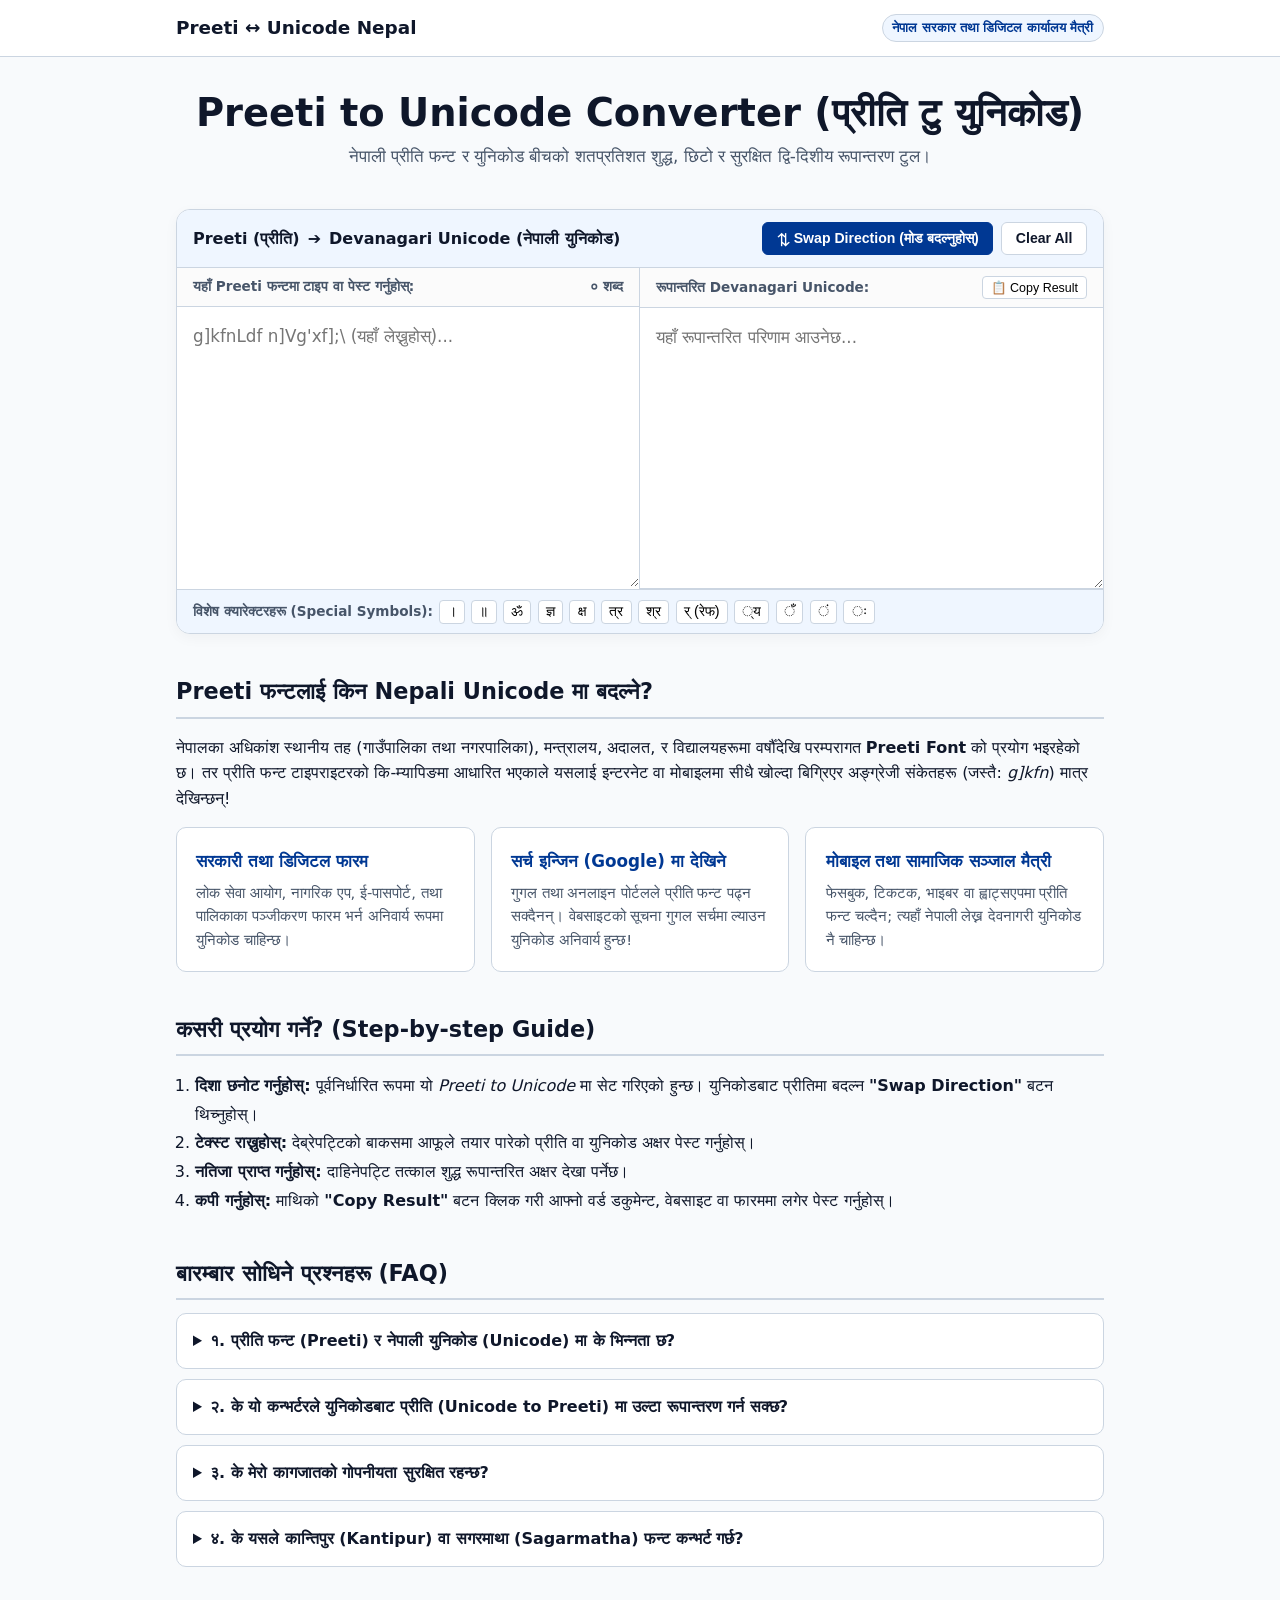
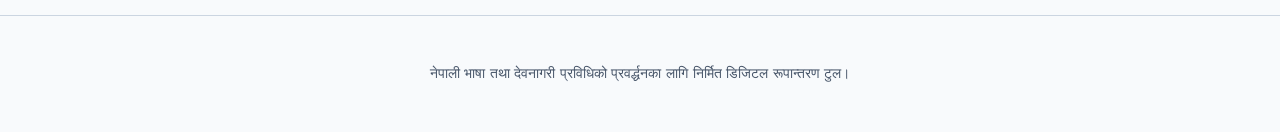
<file: convertorptu.html>
<!DOCTYPE html>
<html lang="ne">
<head>
<meta charset="utf-8">
<meta name="viewport" content="width=device-width, initial-scale=1">

<!-- Primary SEO Meta Tags -->
<title>Preeti to Unicode & Unicode to Preeti Converter | प्रीति टु युनिकोड</title>
<meta name="description" content="नेपालको द्रुत तथा सही Preeti to Unicode र Unicode to Preeti कन्भर्टर। सरकारी कामकाज, लोक सेवा, पत्रपत्रिका तथा अनलाइन फारमका लागि निःशुल्क तथा सुरक्षित रूपमा प्रयोग गर्नुहोस्।">
<meta name="keywords" content="preeti to unicode, unicode to preeti, प्रीति टु युनिकोड, युनिकोड टु प्रीति, nepali font converter, preeti converter, nepali unicode typing, devanagari converter">
<link rel="canonical" href="https://sanjaykadel.com.np/preeti-to-unicode/">
<meta name="robots" content="index, follow, max-image-preview:large, max-snippet:-1, max-video-preview:-1">
<meta name="theme-color" content="#003893">

<!-- Open Graph / Facebook -->
<meta property="og:type" content="website">
<meta property="og:site_name" content="Nepali Unicode Tools">
<meta property="og:url" content="https://sanjaykadel.com.np/preeti-to-unicode/">
<meta property="og:title" content="Preeti to Unicode & Unicode to Preeti Converter (प्रीति टु युनिकोड)">
<meta property="og:description" content="Instant, bidirectional Nepali typing conversion: Preeti ↔ Unicode. Zero lag, runs locally in your browser with complete privacy.">
<meta property="og:image" content="https://sanjaykadel.com.np/assets/preeti-converter-og.png">
<meta property="og:locale" content="ne_NP">
<meta property="og:locale:alternate" content="en_US">

<!-- Twitter / X -->
<meta name="twitter:card" content="summary_large_image">
<meta name="twitter:url" content="https://sanjaykadel.com.np/preeti-to-unicode/">
<meta name="twitter:title" content="Preeti to Unicode & Vice Versa Converter | प्रीति ↔ युनिकोड">
<meta name="twitter:description" content="Accurate, real-time bidirectional Preeti to Devanagari Unicode converter for official and personal documentation across Nepal.">
<meta name="twitter:image" content="https://sanjaykadel.com.np/assets/preeti-converter-og.png">

<!-- JSON-LD Structured Data: WebSite, WebPage, Breadcrumb, and FAQ -->
<script type="application/ld+json">
{
  "@context": "https://schema.org",
  "@graph": [
    {
      "@type": "WebSite",
      "@id": "https://sanjaykadel.com.np/#website",
      "url": "https://sanjaykadel.com.np/",
      "name": "Nepali Digital Utilities",
      "inLanguage": ["ne", "en"]
    },
    {
      "@type": "BreadcrumbList",
      "@id": "https://sanjaykadel.com.np/preeti-to-unicode/#breadcrumb",
      "itemListElement": [
        {
          "@type": "ListItem",
          "position": 1,
          "name": "गृहपृष्ठ (Home)",
          "item": "https://sanjaykadel.com.np/"
        },
        {
          "@type": "ListItem",
          "position": 2,
          "name": "Preeti to Unicode Converter",
          "item": "https://sanjaykadel.com.np/preeti-to-unicode/"
        }
      ]
    },
    {
      "@type": "WebApplication",
      "@id": "https://sanjaykadel.com.np/preeti-to-unicode/#app",
      "name": "Preeti to Unicode & Unicode to Preeti Converter",
      "applicationCategory": "UtilitiesApplication",
      "operatingSystem": "All",
      "browserRequirements": "Requires JavaScript. Requires HTML5.",
      "offers": {
        "@type": "Offer",
        "price": "0",
        "priceCurrency": "NPR"
      }
    },
    {
      "@type": "FAQPage",
      "@id": "https://sanjaykadel.com.np/preeti-to-unicode/#faq",
      "mainEntity": [
        {
          "@type": "Question",
          "name": "प्रीति फन्ट (Preeti Font) र नेपाली युनिकोड (Unicode) मा के भिन्नता छ?",
          "acceptedAnswer": {
            "@type": "Answer",
            "text": "प्रीति फन्ट एक लेगेसी (पुरानो) टाइपफेस हो जसले अङ्ग्रेजी (ASCII) किबोर्ड क्यारेक्टरहरूलाई नेपाली अक्षरको रूप दिन्छ। कम्प्युटरमा प्रीति फन्ट इन्स्टल नभएमा ती अक्षरहरू अनौठा अङ्ग्रेजी संकेत (जस्तै: g]kfn) मा रूपान्तरण हुन्छन्। युनिकोड भने विश्वव्यापी देवनागरी मापदण्ड हो, जसलाई जुनसुकै मोबाइल, फेसबुक, अनलाइन सरकारी पोर्टल तथा कम्प्युटरमा बिना कुनै फन्ट इन्स्टल गरी पढ्न र खोज्न सकिन्छ।"
          }
        },
        {
          "@type": "Question",
          "name": "के यो कन्भर्टरले युनिकोडबाट प्रीति (Unicode to Preeti) मा पनि रूपान्तरण गर्छ?",
          "acceptedAnswer": {
            "@type": "Answer",
            "text": "हो, यो टु-वे (द्वि-दिशीय) कन्भर्टर हो। तपाईं माथिको 'मोड बदल्नुहोस् (Swap Direction)' बटन थिचेर नेपाली युनिकोड अक्षरलाई सजिलै प्रीति फन्टमा परिवर्तन गर्न सक्नुहुन्छ।"
          }
        },
        {
          "@type": "Question",
          "name": "सरकारी कार्यालय वा लोक सेवा फारममा प्रीति कि युनिकोड प्रयोग हुन्छ?",
          "acceptedAnswer": {
            "@type": "Answer",
            "text": "हाल नेपाल सरकारका अधिकांश डिजिटल पोर्टल (जस्तै: लोक सेवा आयोग, शिक्षक सेवा आयोग, पालिकाका अनलाइन प्रणाली, राहदानी तथा नागरिकता प्रणाली) मा अनिवार्य रूपमा युनिकोड आवश्यक पर्छ। पुराना वर्ड डकुमेन्ट वा फाइलहरू प्रीतिमा भएमा यसै टुल्समार्फत युनिकोड बनाई सजिलै पेस्ट गर्न सकिन्छ।"
          }
        },
        {
          "@type": "Question",
          "name": "के यो टुल प्रयोग गर्दा मेरो गोप्य सरकारी वा व्यक्तिगत कागजात सुरक्षित रहन्छ?",
          "acceptedAnswer": {
            "@type": "Answer",
            "text": "पूर्ण रूपमा सुरक्षित रहन्छ। यो सफ्टवेयर शतप्रतिशत तपाईंको आफ्नै वेब ब्राउजर (Client-side JavaScript) मा चल्छ। तपाईंले टाइप वा पेस्ट गरेको कुनै पनि शब्द वा कागजात कुनै पनि बाह्य सर्भरमा जाँदैन।"
          }
        }
      ]
    }
  ]
}
</script>

<style>
:root{
  --bg:#f8fafc; --card:#ffffff; --ink:#0f172a; --muted:#475569; --line:#cbd5e1;
  --blue:#003893; --red:#dc2626; --focus:#2563eb; --accent:#eff6ff;
  --font:system-ui,-apple-system,"Segoe UI",Roboto,"Helvetica Neue","Kalimati",Arial,sans-serif;
}
@media (prefers-color-scheme:dark){
  :root:not([data-theme="light"]){
    --bg:#0b0f19; --card:#151d2f; --ink:#f1f5f9; --muted:#94a3b8; --line:#24324d;
    --blue:#60a5fa; --red:#f87171; --focus:#60a5fa; --accent:#1e293b;
  }
}
*{box-sizing:border-box}
html{-webkit-text-size-adjust:100%}
body{margin:0;background:var(--bg);color:var(--ink);font-family:var(--font);line-height:1.6}
a{color:var(--blue);text-decoration:none}
a:hover{text-decoration:underline}
:focus-visible{outline:3px solid var(--focus);outline-offset:2px;border-radius:4px}
.skip{position:absolute;left:-999px;top:0;background:var(--blue);color:#fff;padding:.6rem 1rem;z-index:20}
.skip:focus{left:8px;top:8px}
.wrap{max-width:960px;margin:0 auto;padding:0 1rem}

/* Header */
.site-header{background:var(--card);border-bottom:1px solid var(--line);position:sticky;top:0;z-index:10}
.site-header .wrap{display:flex;align-items:center;justify-content:space-between;min-height:56px}
.brand{font-weight:800;font-size:1.15rem;color:var(--ink)}
.header-badge{background:var(--accent);color:var(--blue);font-size:.8rem;font-weight:700;padding:.2rem .6rem;border-radius:20px;border:1px solid var(--line)}

/* Hero */
.hero{text-align:center;padding:2rem 0 1.2rem}
h1{font-size:clamp(1.7rem,4.5vw,2.4rem);margin:0 0 .4rem;line-height:1.25;color:var(--ink)}
.hero-sub{color:var(--muted);font-size:1.05rem;max-width:680px;margin:0 auto}

/* Converter Panel */
.converter-container{background:var(--card);border:1px solid var(--line);border-radius:14px;box-shadow:0 4px 14px rgba(0,0,0,0.04);margin-top:1.2rem;overflow:hidden}
.control-bar{background:var(--accent);border-bottom:1px solid var(--line);padding:.75rem 1rem;display:flex;flex-wrap:wrap;align-items:center;justify-content:space-between;gap:.75rem}
.direction-indicator{font-weight:700;font-size:1rem;color:var(--ink);display:flex;align-items:center;gap:.5rem}
.btn-group{display:flex;align-items:center;gap:.5rem}
.btn{background:var(--card);color:var(--ink);border:1px solid var(--line);font-size:.88rem;font-weight:600;padding:.45rem .85rem;border-radius:6px;cursor:pointer;display:inline-flex;align-items:center;gap:.3rem;transition:all .15s ease}
.btn:hover{background:var(--line)}
.btn-primary{background:var(--blue);color:#ffffff;border-color:var(--blue)}
.btn-primary:hover{opacity:.9}

.editor-grid{display:grid;grid-template-columns:1fr;gap:0}
@media (min-width:768px){
  .editor-grid{grid-template-columns:1fr 1fr}
}
.editor-pane{display:flex;flex-direction:column;border-bottom:1px solid var(--line)}
@media (min-width:768px){
  .editor-pane:first-child{border-right:1px solid var(--line);border-bottom:0}
}
.pane-head{display:flex;align-items:center;justify-content:space-between;padding:.5rem 1rem;background:rgba(0,0,0,0.015);border-bottom:1px solid var(--line);font-size:.85rem;font-weight:600;color:var(--muted)}
.pane-actions{display:flex;gap:.4rem}
.btn-sm{padding:.2rem .5rem;font-size:.78rem;border-radius:4px;border:1px solid var(--line);background:var(--card);cursor:pointer}
.btn-sm:hover{background:var(--line)}
textarea{width:100%;height:280px;border:0;padding:1rem;font-size:1.05rem;line-height:1.6;font-family:var(--font);background:transparent;color:var(--ink);resize:vertical}
textarea:focus{outline:none}

/* Helper Bar */
.special-chars{padding:.6rem 1rem;border-top:1px solid var(--line);background:var(--accent);display:flex;flex-wrap:wrap;align-items:center;gap:.4rem;font-size:.85rem}
.special-chars span{font-weight:600;color:var(--muted)}
.char-btn{background:var(--card);border:1px solid var(--line);padding:.15rem .45rem;border-radius:4px;cursor:pointer;font-size:.9rem}
.char-btn:hover{background:var(--blue);color:#fff}

/* Content Sections */
section{margin:2.5rem 0}
h2{font-size:1.4rem;margin:0 0 .8rem;border-bottom:2px solid var(--line);padding-bottom:.4rem}
h3{font-size:1.1rem;margin:1.2rem 0 .4rem}
.info-cards{display:grid;grid-template-columns:repeat(auto-fit,minmax(260px,1fr));gap:1rem;margin-top:1rem}
.card{background:var(--card);border:1px solid var(--line);border-radius:10px;padding:1.2rem}
.card h4{margin:0 0 .4rem;color:var(--blue);font-size:1.05rem}
.card p{margin:0;font-size:.92rem;color:var(--muted)}

details{background:var(--card);border:1px solid var(--line);border-radius:10px;margin:.6rem 0;padding:.2rem 1rem}
summary{cursor:pointer;font-weight:600;padding:.7rem 0}
details p{margin:.2rem 0 .8rem;font-size:.95rem}

footer{border-top:1px solid var(--line);margin-top:3rem;padding:2rem 0;color:var(--muted);font-size:.9rem;text-align:center}
</style>
</head>
<body>
<a class="skip" href="#input-box">Skip to converter</a>

<header class="site-header">
  <div class="wrap">
    <a class="brand" href="https://sanjaykadel.com.np/preeti-to-unicode/">Preeti ↔ Unicode Nepal</a>
    <span class="header-badge">नेपाल सरकार तथा डिजिटल कार्यालय मैत्री</span>
  </div>
</header>

<div class="hero">
  <div class="wrap">
    <h1>Preeti to Unicode Converter (प्रीति टु युनिकोड)</h1>
    <p class="hero-sub">नेपाली प्रीति फन्ट र युनिकोड बीचको शतप्रतिशत शुद्ध, छिटो र सुरक्षित द्वि-दिशीय रूपान्तरण टुल।</p>
  </div>
</div>

<main id="main" class="wrap">
  <!-- Converter Tool Area -->
  <div class="converter-container">
    <div class="control-bar">
      <div class="direction-indicator" id="direction-label">
        <span id="source-name">Preeti (प्रीति)</span> ➔ <span id="target-name">Devanagari Unicode (नेपाली युनिकोड)</span>
      </div>
      <div class="btn-group">
        <button type="button" class="btn btn-primary" id="swap-btn" title="मोड बदल्नुहोस् (Switch conversion direction)">
          ⇅ Swap Direction (मोड बदल्नुहोस्)
        </button>
        <button type="button" class="btn" id="clear-btn" title="सबै मेटाउनुहोस्">Clear All</button>
      </div>
    </div>

    <div class="editor-grid">
      <!-- Input Panel -->
      <div class="editor-pane">
        <div class="pane-head">
          <span id="input-label">यहाँ Preeti फन्टमा टाइप वा पेस्ट गर्नुहोस्:</span>
          <div class="pane-actions">
            <span id="input-counter">० शब्द</span>
          </div>
        </div>
        <textarea id="input-box" placeholder="g]kfnLdf n]Vg'xf];\ (यहाँ लेख्नुहोस्)..." spellcheck="false" autofocus></textarea>
      </div>

      <!-- Output Panel -->
      <div class="editor-pane">
        <div class="pane-head">
          <span id="output-label">रूपान्तरित Devanagari Unicode:</span>
          <div class="pane-actions">
            <button type="button" class="btn-sm" id="copy-btn">📋 Copy Result</button>
          </div>
        </div>
        <textarea id="output-box" placeholder="यहाँ रूपान्तरित परिणाम आउनेछ..." readonly spellcheck="false"></textarea>
      </div>
    </div>

    <!-- Special Devanagari Character Palette -->
    <div class="special-chars">
      <span>विशेष क्यारेक्टरहरू (Special Symbols):</span>
      <button type="button" class="char-btn" data-char="।">।</button>
      <button type="button" class="char-btn" data-char="॥">॥</button>
      <button type="button" class="char-btn" data-char="ॐ">ॐ</button>
      <button type="button" class="char-btn" data-char="ज्ञ">ज्ञ</button>
      <button type="button" class="char-btn" data-char="क्ष">क्ष</button>
      <button type="button" class="char-btn" data-char="त्र">त्र</button>
      <button type="button" class="char-btn" data-char="श्र">श्र</button>
      <button type="button" class="char-btn" data-char="र्">र् (रेफ)</button>
      <button type="button" class="char-btn" data-char="्य">्य</button>
      <button type="button" class="char-btn" data-char="ँ">ँ</button>
      <button type="button" class="char-btn" data-char="ं">ं</button>
      <button type="button" class="char-btn" data-char="ः">ः</button>
    </div>
  </div>

  <!-- Educational & SEO Semantic Content -->
  <section aria-labelledby="why-heading">
    <h2 id="why-heading">Preeti फन्टलाई किन Nepali Unicode मा बदल्ने?</h2>
    <p>नेपालका अधिकांश स्थानीय तह (गाउँपालिका तथा नगरपालिका), मन्त्रालय, अदालत, र विद्यालयहरूमा वर्षौँदेखि परम्परागत <strong>Preeti Font</strong> को प्रयोग भइरहेको छ। तर प्रीति फन्ट टाइपराइटरको कि-म्यापिङमा आधारित भएकाले यसलाई इन्टरनेट वा मोबाइलमा सीधै खोल्दा बिग्रिएर अङ्ग्रेजी संकेतहरू (जस्तै: <em>g]kfn</em>) मात्र देखिन्छन्!</p>
    
    <div class="info-cards">
      <div class="card">
        <h4>सरकारी तथा डिजिटल फारम</h4>
        <p>लोक सेवा आयोग, नागरिक एप, ई-पासपोर्ट, तथा पालिकाका पञ्जीकरण फारम भर्न अनिवार्य रूपमा युनिकोड चाहिन्छ।</p>
      </div>
      <div class="card">
        <h4>सर्च इन्जिन (Google) मा देखिने</h4>
        <p>गुगल तथा अनलाइन पोर्टलले प्रीति फन्ट पढ्न सक्दैनन्। वेबसाइटको सूचना गुगल सर्चमा ल्याउन युनिकोड अनिवार्य हुन्छ!</p>
      </div>
      <div class="card">
        <h4>मोबाइल तथा सामाजिक सञ्जाल मैत्री</h4>
        <p>फेसबुक, टिकटक, भाइबर वा ह्वाट्सएपमा प्रीति फन्ट चल्दैन; त्यहाँ नेपाली लेख्न देवनागरी युनिकोड नै चाहिन्छ।</p>
      </div>
    </div>
  </section>

  <section aria-labelledby="guide-heading">
    <h2 id="guide-heading">कसरी प्रयोग गर्ने? (Step-by-step Guide)</h2>
    <ol style="padding-left:1.2rem;line-height:1.8">
      <li><strong>दिशा छनोट गर्नुहोस्:</strong> पूर्वनिर्धारित रूपमा यो <em>Preeti to Unicode</em> मा सेट गरिएको हुन्छ। युनिकोडबाट प्रीतिमा बदल्न <strong>"Swap Direction"</strong> बटन थिच्नुहोस्।</li>
      <li><strong>टेक्स्ट राख्नुहोस्:</strong> देब्रेपट्टिको बाकसमा आफूले तयार पारेको प्रीति वा युनिकोड अक्षर पेस्ट गर्नुहोस्।</li>
      <li><strong>नतिजा प्राप्त गर्नुहोस्:</strong> दाहिनेपट्टि तत्काल शुद्ध रूपान्तरित अक्षर देखा पर्नेछ।</li>
      <li><strong>कपी गर्नुहोस्:</strong> माथिको <strong>"Copy Result"</strong> बटन क्लिक गरी आफ्नो वर्ड डकुमेन्ट, वेबसाइट वा फारममा लगेर पेस्ट गर्नुहोस्।</li>
    </ol>
  </section>

  <!-- FAQ Section with FAQPage Schema -->
  <section aria-labelledby="faq-heading">
    <h2 id="faq-heading">बारम्बार सोधिने प्रश्नहरू (FAQ)</h2>
    <details>
      <summary>१. प्रीति फन्ट (Preeti) र नेपाली युनिकोड (Unicode) मा के भिन्नता छ?</summary>
      <p>प्रीति फन्ट एक लेगेसी फन्ट हो जसमा अक्षरहरू अङ्ग्रेजी किबोर्डका किहरूसँग जोडिएका हुन्छन्। युनिकोड भने अन्तर्राष्ट्रिय संस्थाले प्रमाणित गरेको स्ट्यान्डर्ड कोड हो जसलाई विश्वको जुनसुकै कम्प्युटर वा मोबाइलले बिना कुनै अतिरिक्त फन्ट बुझ्न र देखाउन सक्छ!</p>
    </details>
    <details>
      <summary>२. के यो कन्भर्टरले युनिकोडबाट प्रीति (Unicode to Preeti) मा उल्टा रूपान्तरण गर्न सक्छ?</summary>
      <p>सक्छ। तपाईंले माथि रहेको <strong>Swap Direction</strong> बटन थिचेर युनिकोड टेक्स्टलाई परम्परागत प्रीति फन्टमा रूपान्तरण गर्न सक्नुहुन्छ।</p>
    </details>
    <details>
      <summary>३. के मेरो कागजातको गोपनीयता सुरक्षित रहन्छ?</summary>
      <p>पूर्ण रूपमा सुरक्षित रहन्छ। यो टुल तपाईंको आफ्नै कम्प्युटर वा मोबाइलको वेब ब्राउजरमा मात्र चल्छ। तपाईंले टाइप गरेको कुनै पनि सरकारी वा व्यक्तिगत कागजात कुनै पनि सर्भरमा स्टोर वा अपलोड हुँदैन!</p>
    </details>
    <details>
      <summary>४. के यसले कान्तिपुर (Kantipur) वा सगरमाथा (Sagarmatha) फन्ट कन्भर्ट गर्छ?</summary>
      <p>यो कन्भर्टर विशेष गरी प्रीति (Preeti) लेआउटका लागि तयार गरिएको हो। कान्तिपुर फन्ट पनि प्रीतिसँग लगभग मिल्दोजुल्दो भए तापनि केही संयुक्त अक्षरहरूमा सानो भिन्नता हुन सक्ने हुँदा प्रीति फन्टबाटै आएका टेक्स्टमा यो १००% शुद्ध काम गर्दछ!</p>
    </details>
  </section>
</main>

<footer>
  <div class="wrap">
    <p>नेपाली भाषा तथा देवनागरी प्रविधिको प्रवर्द्धनका लागि निर्मित डिजिटल रूपान्तरण टुल।</p>
  </div>
</footer>

<script>
(function () {
  'use strict';

  // Core Bidirectional Mapping Table
  var pToUMap = {
    '~': 'ऽ', '`': 'ञ', '!': '१', '@': '२', '#': '३', '$': '४', '%': '५',
    '^': '६', '&': '७', '*': '८', '(': '९', ')': '०', '-': '(', '_': ')',
    '+': 'ं', '=': '.', '[': 'ृ', '{': 'र्', ']': 'े', '}': 'ै',
    '\\': '्', '|': '्र', ';': 'स', ':': 'श', "'": 'ु', '"': 'ू',
    ',': ',', '<': '?', '.': '।', '>': 'श्र', '/': 'र', '?': 'रु',
    'A': 'ब', 'B': 'द', 'C': 'अ', 'D': 'म', 'E': 'भ', 'F': 'ा', 'G': 'न',
    'H': 'ज', 'I': 'ष', 'J': 'व', 'K': 'प', 'L': 'ि', 'M': 'फ', 'N': 'ल',
    'O': 'य', 'P': 'उ', 'Q': 'त्र', 'R': 'च', 'S': 'क', 'T': 'त', 'U': 'ग',
    'V': 'ख', 'W': 'ध', 'X': 'ह', 'Y': 'थ', 'Z': 'श',
    'a': 'ब', 'b': 'द', 'c': 'अ', 'd': 'म', 'e': 'भ', 'f': 'ा', 'g': 'न',
    'h': 'ज', 'i': 'ष', 'j': 'व', 'k': 'प', 'l': 'ि', 'm': 'फ', 'n': 'ल',
    'o': 'य', 'p': 'उ', 'q': 'त्र', 'r': 'च', 's': 'क', 't': 'त', 'u': 'ग',
    'v': 'ख', 'w': 'ध', 'x': 'ह', 'y': 'थ', 'z': 'श',
    '0': '०', '1': '१', '2': '२', '3': '३', '4': '४', '5': '५',
    '6': '६', '7': '७', '8': '८', '9': '९'
  };

  // Complex Multichar Mapping for Preeti -> Unicode
  var pMultiMap = [
    { p: 'qm', u: 'फ्र' }, { p: 'If', u: 'क्ष' }, { p: 'I', u: 'क्ष्' },
    { p: 'Q', u: 'त्त्' }, { p: 'T', u: 'त्' }, { p: 'Tt', u: 'त्त' },
    { p: 'sQ', u: 'क्त' }, { p: 'W', u: 'ध्' }, { p: 'w', u: 'ध' },
    { p: 'X', u: 'ह्' }, { p: 'x', u: 'ह' }, { p: 'x\\', u: 'ह्' },
    { p: 'O{', u: 'ई' }, { p: 'cf]', u: 'ओ' }, { p: 'cf}', u: 'औ' },
    { p: 'cf', u: 'आ' }, { p: 'c', u: 'अ' }, { p: 'O', u: 'इ' },
    { p: 'pm', u: 'ऊ' }, { p: 'p', u: 'उ' }, { p: 'P', u: 'ए' },
    { p: 'P]', u: 'ऐ' }, { p: 'P}', u: 'ऐ' }, { p: 'f]', u: 'ो' },
    { p: 'f}', u: 'ौ' }, { p: 'km', u: 'फ' }, { p: 'km\\', u: 'फ्' },
    { p: '0f', u: 'ण' }, { p: '0', u: 'ण्' }
  ];

  function convertPreetiToUnicode(str) {
    if (!str) return '';
    var text = str;

    // Handle multichar components
    for (var i = 0; i < pMultiMap.length; i++) {
      text = text.split(pMultiMap[i].p).join(pMultiMap[i].u);
    }

    var out = [];
    for (var j = 0; j < text.length; j++) {
      var ch = text[j];
      out.push(pToUMap[ch] !== undefined ? pToUMap[ch] : ch);
    }
    var res = out.join('');

    // Reorder 'ि' (i-matra) which in Preeti is typed before the consonant
    res = res.replace(/ि([क-ह])/g, '$1ि');
    res = res.replace(/ि(्[क-ह])/g, '$1ि');

    // Reorder 'र्' (Reph) which precedes the consonant in Preeti
    res = res.replace(/\{([क-ह])/g, '$1र्');

    return res;
  }

  // Reverse mapping for Unicode -> Preeti
  var uToPMap = {};
  for (var k in pToUMap) {
    if (pToUMap.hasOwnProperty(k)) {
      var uChar = pToUMap[k];
      if (!uToPMap[uChar]) uToPMap[uChar] = k;
    }
  }
  // Reverse specific common conjuncts
  uToPMap['ओ'] = 'cf]';
  uToPMap['औ'] = 'cf}';
  uToPMap['आ'] = 'cf';
  uToPMap['अ'] = 'c';
  uToPMap['इ'] = 'O';
  uToPMap['ई'] = 'O{';
  uToPMap['उ'] = 'p';
  uToPMap['ऊ'] = 'pm';
  uToPMap['ए'] = 'P';
  uToPMap['ऐ'] = 'P]';
  uToPMap['ो'] = 'f]';
  uToPMap['ौ'] = 'f}';
  uToPMap['क्ष'] = 'If';
  uToPMap['त्र'] = 'q';
  uToPMap['ज्ञ'] = '1';
  uToPMap['श्र'] = '>';
  uToPMap['ण'] = '0f';

  function convertUnicodeToPreeti(str) {
    if (!str) return '';
    var text = str;

    // Handle Preeti i-matra prefixing rule
    text = text.replace(/([क-ह])ि/g, 'l$1');
    text = text.replace(/(्[क-ह])ि/g, 'l$1');

    var out = [];
    var i = 0;
    while (i < text.length) {
      var matched = false;
      // Check 2-character conjuncts
      if (i + 1 < text.length) {
        var sub2 = text.substr(i, 2);
        if (uToPMap[sub2]) {
          out.push(uToPMap[sub2]);
          i += 2;
          matched = true;
        }
      }
      if (!matched) {
        var char = text[i];
        out.push(uToPMap[char] !== undefined ? uToPMap[char] : char);
        i++;
      }
    }
    return out.join('');
  }

  // UI Controller State
  var isPreetiToUnicode = true;
  var inputBox = document.getElementById('input-box');
  var outputBox = document.getElementById('output-box');
  var swapBtn = document.getElementById('swap-btn');
  var clearBtn = document.getElementById('clear-btn');
  var copyBtn = document.getElementById('copy-btn');
  var inputLabel = document.getElementById('input-label');
  var outputLabel = document.getElementById('output-label');
  var sourceName = document.getElementById('source-name');
  var targetName = document.getElementById('target-name');
  var inputCounter = document.getElementById('input-counter');

  function doConversion() {
    var val = inputBox.value;
    if (isPreetiToUnicode) {
      outputBox.value = convertPreetiToUnicode(val);
    } else {
      outputBox.value = convertUnicodeToPreeti(val);
    }
    var words = val.trim() ? val.trim().split(/\s+/).length : 0;
    inputCounter.textContent = words + ' शब्द';
  }

  inputBox.addEventListener('input', doConversion);

  swapBtn.addEventListener('click', function () {
    isPreetiToUnicode = !isPreetiToUnicode;
    if (isPreetiToUnicode) {
      sourceName.textContent = 'Preeti (प्रीति)';
      targetName.textContent = 'Devanagari Unicode (नेपाली युनिकोड)';
      inputLabel.textContent = 'यहाँ Preeti फन्टमा टाइप वा पेस्ट गर्नुहोस्:';
      outputLabel.textContent = 'रूपान्तरित Devanagari Unicode:';
      inputBox.placeholder = "g]kfnLdf n]Vg'xf];\\ (यहाँ लेख्नुहोस्)...";
    } else {
      sourceName.textContent = 'Devanagari Unicode (नेपाली युनिकोड)';
      targetName.textContent = 'Preeti (प्रीति)';
      inputLabel.textContent = 'यहाँ Devanagari Unicode टाइप वा पेस्ट गर्नुहोस्:';
      outputLabel.textContent = 'रूपान्तरित Preeti Font:';
      inputBox.placeholder = 'नेपालीमा लेख्नुहोस् (यहाँ टाइप वा पेस्ट गर्नुहोस्)...';
    }
    // Swap field contents
    var temp = inputBox.value;
    inputBox.value = outputBox.value;
    outputBox.value = temp;
    doConversion();
  });

  clearBtn.addEventListener('click', function () {
    inputBox.value = '';
    outputBox.value = '';
    inputCounter.textContent = '० शब्द';
    inputBox.focus();
  });

  copyBtn.addEventListener('click', function () {
    if (!outputBox.value) return;
    navigator.clipboard.writeText(outputBox.value).then(function () {
      var orig = copyBtn.textContent;
      copyBtn.textContent = '✓ Copied!';
      setTimeout(function () { copyBtn.textContent = orig; }, 2000);
    });
  });

  // Special Character Buttons
  var charButtons = document.querySelectorAll('.char-btn');
  for (var c = 0; c < charButtons.length; c++) {
    charButtons[c].addEventListener('click', function () {
      var sym = this.getAttribute('data-char');
      var start = inputBox.selectionStart;
      var end = inputBox.selectionEnd;
      var val = inputBox.value;
      inputBox.value = val.substring(0, start) + sym + val.substring(end);
      inputBox.selectionStart = inputBox.selectionEnd = start + sym.length;
      inputBox.focus();
      doConversion();
    });
  }
})();
</script>
</body>
</html>
</file>
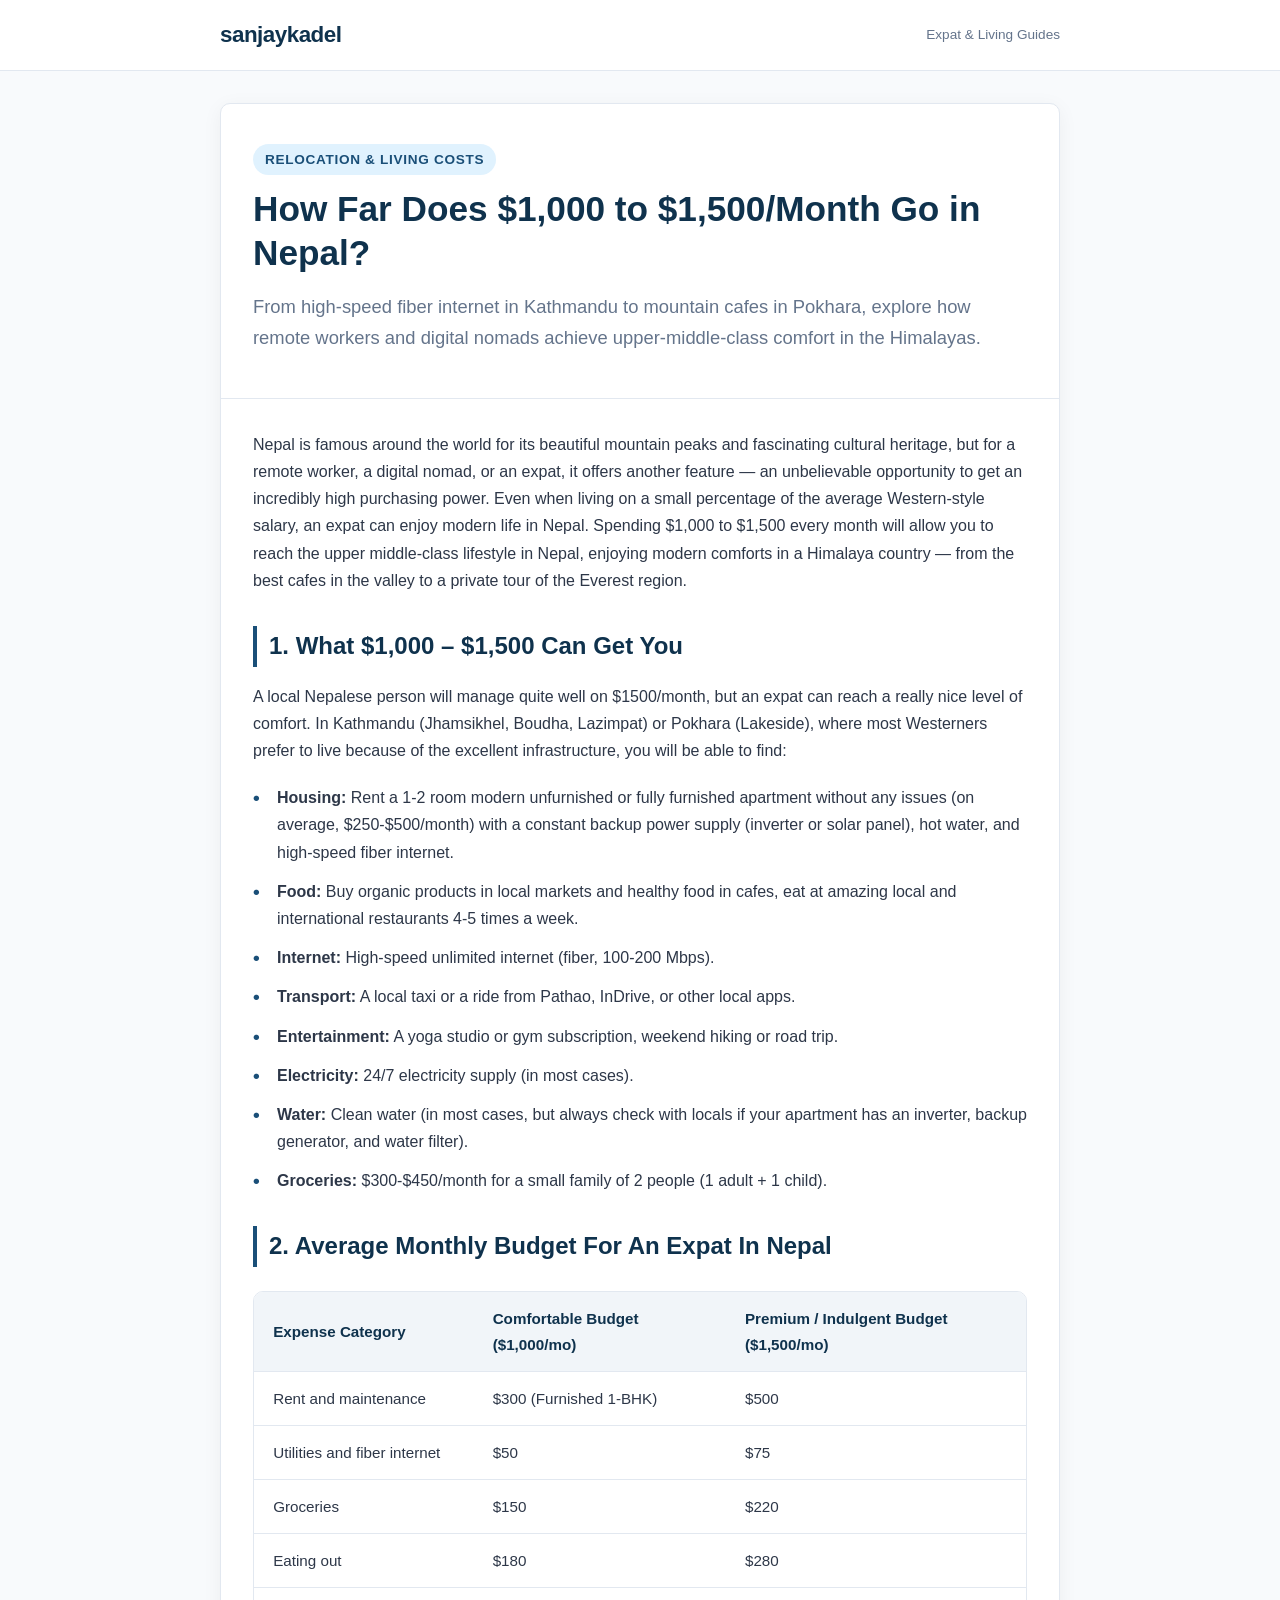
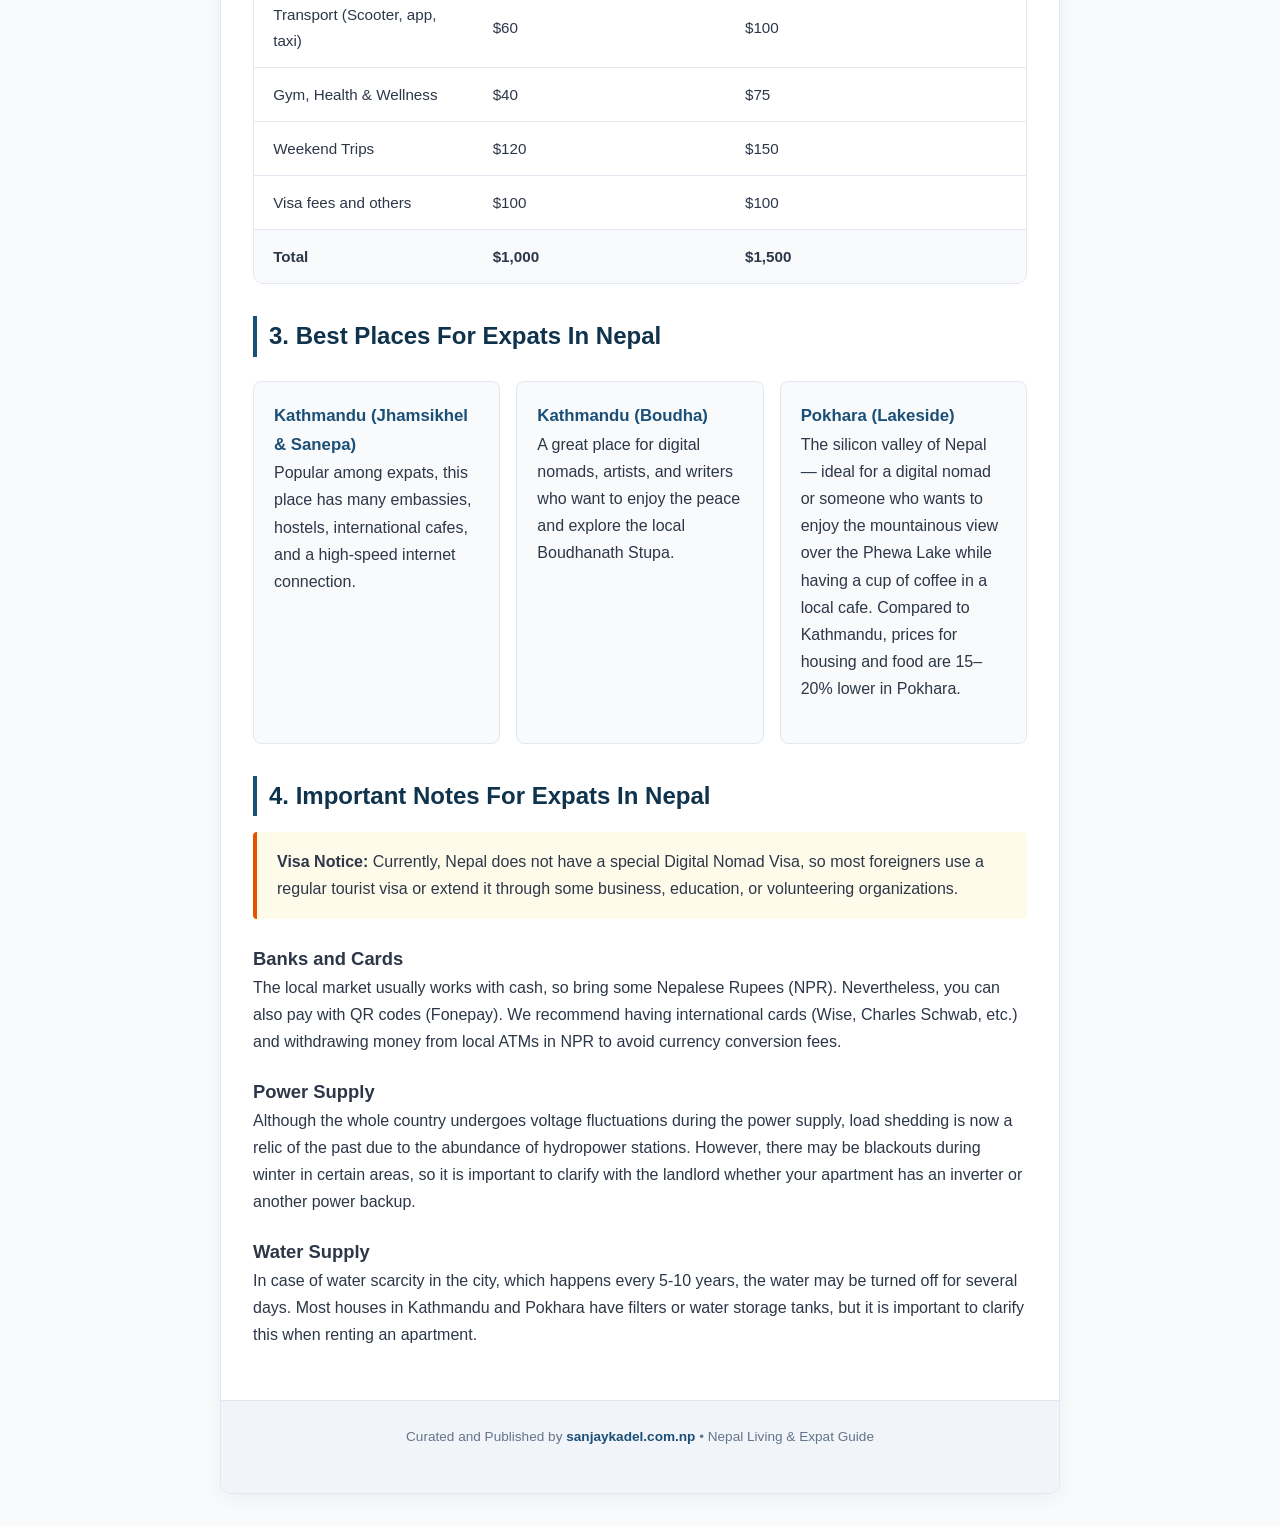
<file: nepal-cost-of-living.html>
<!DOCTYPE html>
<html lang="en">
<head>
  <meta charset="UTF-8">
  <meta name="viewport" content="width=device-width, initial-scale=1.0">
  
  <!-- Primary Meta Tags -->
  <title>Cost of Living & Expat Guide: How Far Does $1,000–$1,500/Month Go in Nepal? | sanjaykadel</title>
  <meta name="title" content="Cost of Living & Expat Guide: How Far Does $1,000–$1,500/Month Go in Nepal? | sanjaykadel">
  <meta name="description" content="A comprehensive financial breakdown for digital nomads and expats living in Nepal on $1,000 to $1,500 per month, covering rent, food, transport, and utilities by sanjaykadel.">
  <meta name="keywords" content="cost of living nepal, expat guide nepal, digital nomad kathmandu, pokhara rent, live in nepal budget, sanjaykadel">
  <meta name="author" content="sanjaykadel">
  <meta name="robots" content="index, follow">

  <!-- Open Graph / Facebook -->
  <meta property="og:type" content="article">
  <meta property="og:url" content="https://sanjaykadel.com.np">
  <meta property="og:title" content="Cost of Living & Expat Guide: Living in Nepal on $1,000–$1,500/Month | sanjaykadel">
  <meta property="og:description" content="Discover how far $1,000 to $1,500/month goes in Nepal for digital nomads and remote workers.">
  <meta property="og:image" content="https://images.unsplash.com/photo-1544735716-392fe2489ffa">

  <!-- Twitter Card -->
  <meta property="twitter:card" content="summary_large_image">
  <meta property="twitter:url" content="https://sanjaykadel.com.np">
  <meta property="twitter:title" content="Nepal Expat Cost of Living: $1,000–$1,500/Month Guide | sanjaykadel">
  <meta property="twitter:description" content="Detailed monthly budget breakdown and top expat neighborhoods in Kathmandu and Pokhara.">
  <meta property="twitter:image" content="https://images.unsplash.com/photo-1544735716-392fe2489ffa">
 <script async src="https://www.googletagmanager.com/gtag/js?id=G-8DGG471XEM"></script>
    <script>
      window.dataLayer = window.dataLayer || [];
      function gtag(){dataLayer.push(arguments);}
      gtag('js', new Date());
      gtag('config', 'G-8DGG471XEM');
    </script>
  <!-- Structured Data (Schema.org JSON-LD) -->
  <script type="application/ld+json">
  {
    "@context": "https://schema.org",
    "@type": "Article",
    "headline": "Cost of Living & Expat Guide: How Far Does $1,000 to $1,500/Month Go in Nepal?",
    "description": "An essential guide to purchasing power, housing, utilities, and budgets for expats and digital nomads living in Nepal.",
    "author": {
      "@type": "Person",
      "name": "sanjaykadel",
      "url": "https://sanjaykadel.com.np"
    },
    "publisher": {
      "@type": "Organization",
      "name": "sanjaykadel",
      "url": "https://sanjaykadel.com.np"
    },
    "mainEntityOfPage": {
      "@type": "WebPage",
      "@id": "https://sanjaykadel.com.np"
    }
  }
  </script>

  <style>
    :root {
      --primary: #1a4f78;
      --primary-dark: #0f324d;
      --accent: #e65100;
      --bg-surface: #ffffff;
      --bg-body: #f8fafc;
      --text-main: #2d3748;
      --text-muted: #64748b;
      --border: #e2e8f0;
      --radius: 10px;
    }

    * {
      box-sizing: border-box;
      margin: 0;
      padding: 0;
    }

    body {
      font-family: -apple-system, BlinkMacSystemFont, "Segoe UI", Roboto, Oxygen, Ubuntu, Cantarell, sans-serif;
      line-height: 1.7;
      color: var(--text-main);
      background-color: var(--bg-body);
    }

    /* Top Sticky Brand Bar */
    .top-nav {
      background: var(--bg-surface);
      border-bottom: 1px solid var(--border);
      padding: 1rem 2rem;
      position: sticky;
      top: 0;
      z-index: 1000;
    }

    .nav-inner {
      max-width: 840px;
      margin: 0 auto;
      display: flex;
      justify-content: space-between;
      align-items: center;
    }

    .brand-logo {
      font-size: 1.4rem;
      font-weight: 800;
      color: var(--primary-dark);
      text-decoration: none;
      letter-spacing: -0.5px;
      transition: color 0.2s ease;
    }

    .brand-logo:hover {
      color: var(--accent);
    }

    .brand-tag {
      font-size: 0.85rem;
      color: var(--text-muted);
    }

    .container {
      max-width: 840px;
      margin: 2rem auto;
      background: var(--bg-surface);
      border-radius: var(--radius);
      box-shadow: 0 4px 20px rgba(0, 0, 0, 0.05);
      overflow: hidden;
      border: 1px solid var(--border);
    }

    header {
      padding: 2.5rem 2rem 1.5rem;
      border-bottom: 1px solid var(--border);
    }

    .badge {
      display: inline-block;
      background: #e0f2fe;
      color: var(--primary);
      padding: 0.25rem 0.75rem;
      border-radius: 999px;
      font-size: 0.85rem;
      font-weight: 600;
      text-transform: uppercase;
      letter-spacing: 0.05em;
      margin-bottom: 0.75rem;
    }

    h1 {
      font-size: 2.2rem;
      line-height: 1.25;
      color: var(--primary-dark);
      margin-bottom: 1rem;
    }

    .lead {
      font-size: 1.15rem;
      color: var(--text-muted);
    }

    main {
      padding: 2rem;
    }

    h2 {
      font-size: 1.5rem;
      color: var(--primary-dark);
      margin: 2rem 0 1rem;
      border-left: 4px solid var(--primary);
      padding-left: 0.75rem;
    }

    h3 {
      font-size: 1.15rem;
      color: var(--text-main);
      margin-top: 1rem;
    }

    p {
      margin-bottom: 1.25rem;
    }

    ul {
      list-style-type: none;
      margin-bottom: 1.5rem;
    }

    ul li {
      position: relative;
      padding-left: 1.5rem;
      margin-bottom: 0.75rem;
    }

    ul li::before {
      content: "•";
      color: var(--primary);
      font-weight: bold;
      font-size: 1.2rem;
      position: absolute;
      left: 0;
      top: -2px;
    }

    /* Table styling */
    .table-wrapper {
      overflow-x: auto;
      margin: 1.5rem 0 2rem;
      border-radius: var(--radius);
      border: 1px solid var(--border);
    }

    table {
      width: 100%;
      border-collapse: collapse;
      text-align: left;
      font-size: 0.95rem;
    }

    th, td {
      padding: 0.85rem 1.2rem;
      border-bottom: 1px solid var(--border);
    }

    th {
      background-color: #f1f5f9;
      color: var(--primary-dark);
      font-weight: 600;
    }

    tr:last-child td {
      border-bottom: none;
      font-weight: bold;
      background-color: #f8fafc;
    }

    .card-grid {
      display: grid;
      grid-template-columns: repeat(auto-fit, minmax(240px, 1fr));
      gap: 1rem;
      margin: 1.5rem 0;
    }

    .card {
      background: #f8fafc;
      border: 1px solid var(--border);
      border-radius: 8px;
      padding: 1.25rem;
    }

    .card h3 {
      margin-top: 0;
      color: var(--primary);
      font-size: 1.05rem;
    }

    .callout {
      background-color: #fffbeb;
      border-left: 4px solid var(--accent);
      padding: 1rem 1.25rem;
      border-radius: 4px;
      margin-bottom: 1.5rem;
    }

    footer {
      background: #f1f5f9;
      padding: 1.5rem 2rem;
      font-size: 0.85rem;
      color: var(--text-muted);
      border-top: 1px solid var(--border);
      text-align: center;
    }

    footer a {
      color: var(--primary);
      text-decoration: none;
      font-weight: 600;
    }

    footer a:hover {
      text-decoration: underline;
    }
  </style>
</head>
<body>

  <!-- Top Sticky Navigation with sanjaykadel redirect link -->
  <nav class="top-nav">
    <div class="nav-inner">
      <a href="https://sanjaykadel.com.np" target="_blank" rel="noopener noreferrer" class="brand-logo">
        sanjaykadel
      </a>
      <span class="brand-tag">Expat & Living Guides</span>
    </div>
  </nav>

  <article class="container">
    <header>
      <span class="badge">Relocation & Living Costs</span>
      <h1>How Far Does $1,000 to $1,500/Month Go in Nepal?</h1>
      <p class="lead">From high-speed fiber internet in Kathmandu to mountain cafes in Pokhara, explore how remote workers and digital nomads achieve upper-middle-class comfort in the Himalayas.</p>
    </header>

    <main>
      <section>
        <p>Nepal is famous around the world for its beautiful mountain peaks and fascinating cultural heritage, but for a remote worker, a digital nomad, or an expat, it offers another feature — an unbelievable opportunity to get an incredibly high purchasing power. Even when living on a small percentage of the average Western-style salary, an expat can enjoy modern life in Nepal. Spending $1,000 to $1,500 every month will allow you to reach the upper middle-class lifestyle in Nepal, enjoying modern comforts in a Himalaya country — from the best cafes in the valley to a private tour of the Everest region.</p>
      </section>

      <section>
        <h2>1. What $1,000 – $1,500 Can Get You</h2>
        <p>A local Nepalese person will manage quite well on $1500/month, but an expat can reach a really nice level of comfort. In Kathmandu (Jhamsikhel, Boudha, Lazimpat) or Pokhara (Lakeside), where most Westerners prefer to live because of the excellent infrastructure, you will be able to find:</p>
        <ul>
          <li><strong>Housing:</strong> Rent a 1-2 room modern unfurnished or fully furnished apartment without any issues (on average, $250-$500/month) with a constant backup power supply (inverter or solar panel), hot water, and high-speed fiber internet.</li>
          <li><strong>Food:</strong> Buy organic products in local markets and healthy food in cafes, eat at amazing local and international restaurants 4-5 times a week.</li>
          <li><strong>Internet:</strong> High-speed unlimited internet (fiber, 100-200 Mbps).</li>
          <li><strong>Transport:</strong> A local taxi or a ride from Pathao, InDrive, or other local apps.</li>
          <li><strong>Entertainment:</strong> A yoga studio or gym subscription, weekend hiking or road trip.</li>
          <li><strong>Electricity:</strong> 24/7 electricity supply (in most cases).</li>
          <li><strong>Water:</strong> Clean water (in most cases, but always check with locals if your apartment has an inverter, backup generator, and water filter).</li>
          <li><strong>Groceries:</strong> $300-$450/month for a small family of 2 people (1 adult + 1 child).</li>
        </ul>
      </section>

      <section>
        <h2>2. Average Monthly Budget For An Expat In Nepal</h2>
        <div class="table-wrapper">
          <table>
            <thead>
              <tr>
                <th>Expense Category</th>
                <th>Comfortable Budget ($1,000/mo)</th>
                <th>Premium / Indulgent Budget ($1,500/mo)</th>
              </tr>
            </thead>
            <tbody>
              <tr>
                <td>Rent and maintenance</td>
                <td>$300 (Furnished 1-BHK)</td>
                <td>$500</td>
              </tr>
              <tr>
                <td>Utilities and fiber internet</td>
                <td>$50</td>
                <td>$75</td>
              </tr>
              <tr>
                <td>Groceries</td>
                <td>$150</td>
                <td>$220</td>
              </tr>
              <tr>
                <td>Eating out</td>
                <td>$180</td>
                <td>$280</td>
              </tr>
              <tr>
                <td>Transport (Scooter, app, taxi)</td>
                <td>$60</td>
                <td>$100</td>
              </tr>
              <tr>
                <td>Gym, Health & Wellness</td>
                <td>$40</td>
                <td>$75</td>
              </tr>
              <tr>
                <td>Weekend Trips</td>
                <td>$120</td>
                <td>$150</td>
              </tr>
              <tr>
                <td>Visa fees and others</td>
                <td>$100</td>
                <td>$100</td>
              </tr>
              <tr>
                <td>Total</td>
                <td>$1,000</td>
                <td>$1,500</td>
              </tr>
            </tbody>
          </table>
        </div>
      </section>

      <section>
        <h2>3. Best Places For Expats In Nepal</h2>
        <div class="card-grid">
          <div class="card">
            <h3>Kathmandu (Jhamsikhel & Sanepa)</h3>
            <p>Popular among expats, this place has many embassies, hostels, international cafes, and a high-speed internet connection.</p>
          </div>
          <div class="card">
            <h3>Kathmandu (Boudha)</h3>
            <p>A great place for digital nomads, artists, and writers who want to enjoy the peace and explore the local Boudhanath Stupa.</p>
          </div>
          <div class="card">
            <h3>Pokhara (Lakeside)</h3>
            <p>The silicon valley of Nepal — ideal for a digital nomad or someone who wants to enjoy the mountainous view over the Phewa Lake while having a cup of coffee in a local cafe. Compared to Kathmandu, prices for housing and food are 15–20% lower in Pokhara.</p>
          </div>
        </div>
      </section>

      <section>
        <h2>4. Important Notes For Expats In Nepal</h2>
        
        <div class="callout">
          <strong>Visa Notice:</strong> Currently, Nepal does not have a special Digital Nomad Visa, so most foreigners use a regular tourist visa or extend it through some business, education, or volunteering organizations.
        </div>

        <h3>Banks and Cards</h3>
        <p>The local market usually works with cash, so bring some Nepalese Rupees (NPR). Nevertheless, you can also pay with QR codes (Fonepay). We recommend having international cards (Wise, Charles Schwab, etc.) and withdrawing money from local ATMs in NPR to avoid currency conversion fees.</p>

        <h3>Power Supply</h3>
        <p>Although the whole country undergoes voltage fluctuations during the power supply, load shedding is now a relic of the past due to the abundance of hydropower stations. However, there may be blackouts during winter in certain areas, so it is important to clarify with the landlord whether your apartment has an inverter or another power backup.</p>

        <h3>Water Supply</h3>
        <p>In case of water scarcity in the city, which happens every 5-10 years, the water may be turned off for several days. Most houses in Kathmandu and Pokhara have filters or water storage tanks, but it is important to clarify this when renting an apartment.</p>
      </section>
    </main>

    <footer>
      <p>Curated and Published by <a href="https://sanjaykadel.com.np" target="_blank" rel="noopener noreferrer">sanjaykadel.com.np</a> &bull; Nepal Living & Expat Guide</p>
    </footer>
  </article>

</body>
</html>
</file>
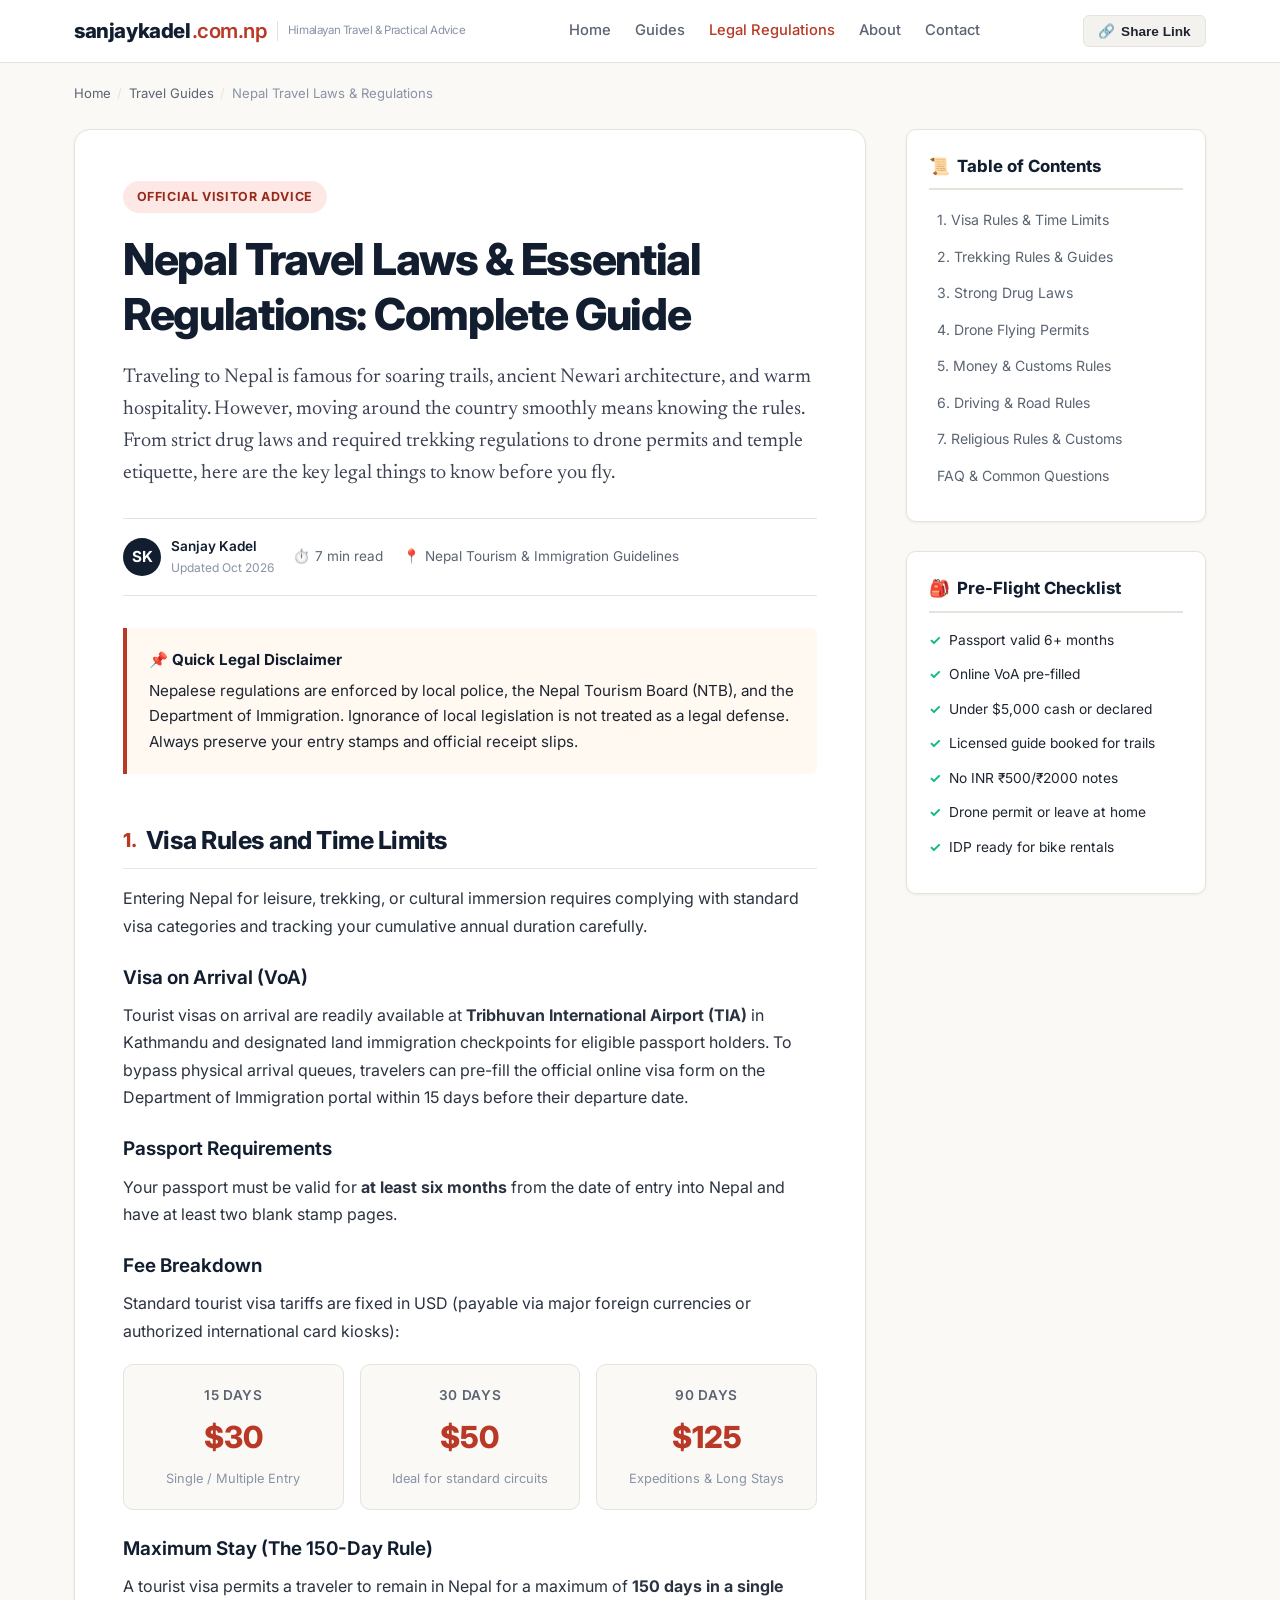
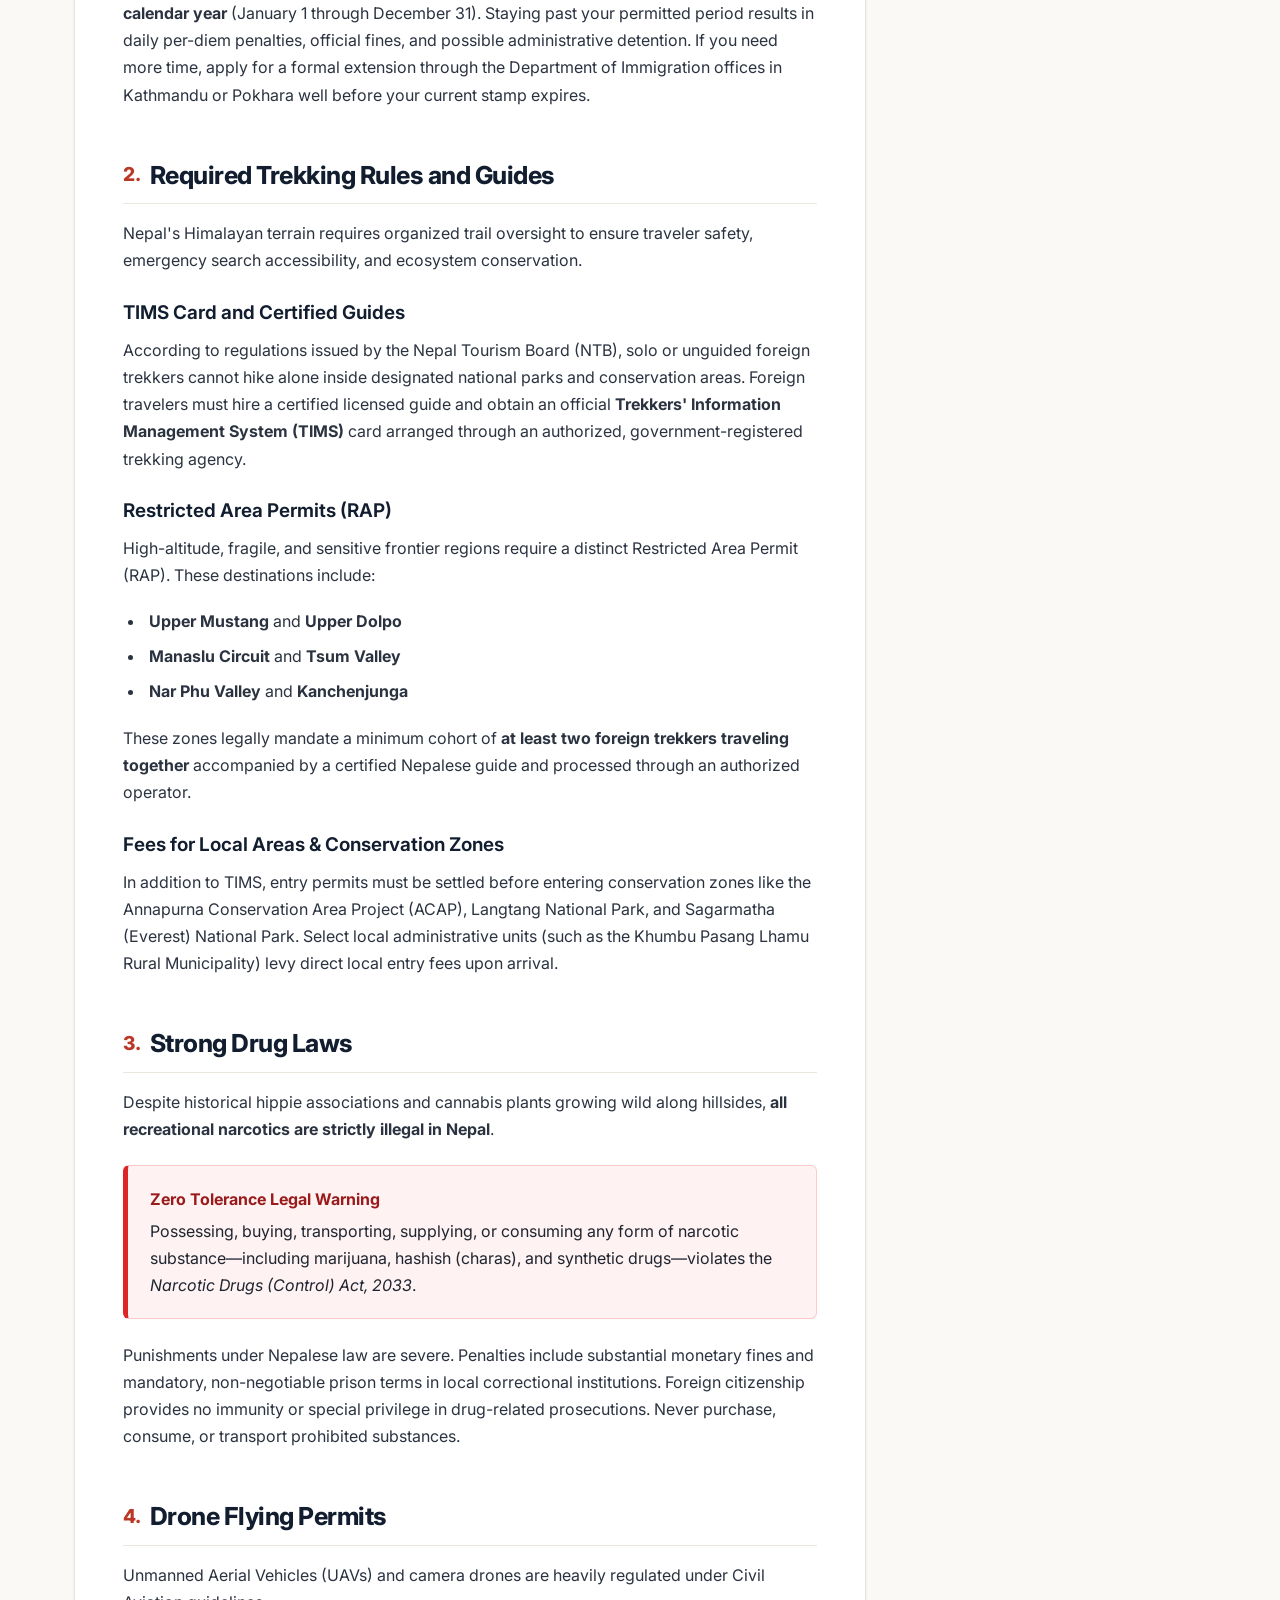
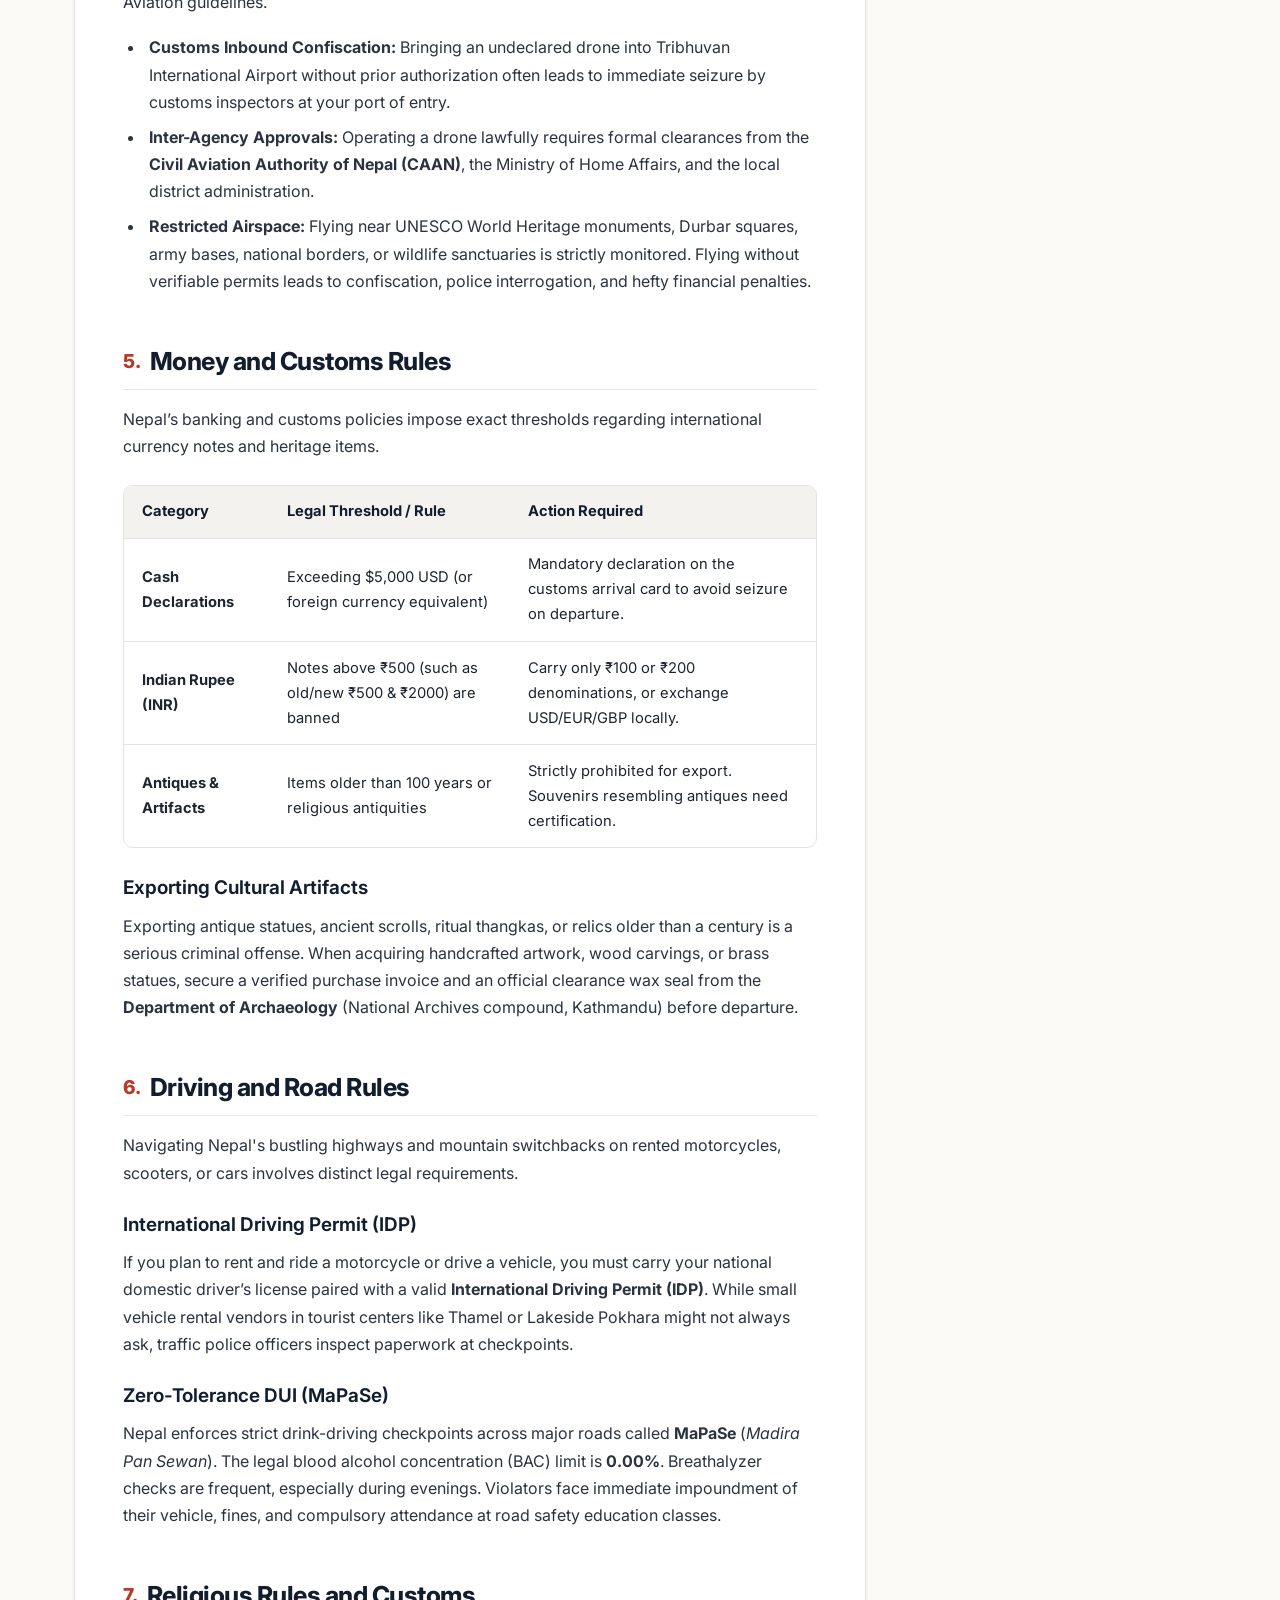
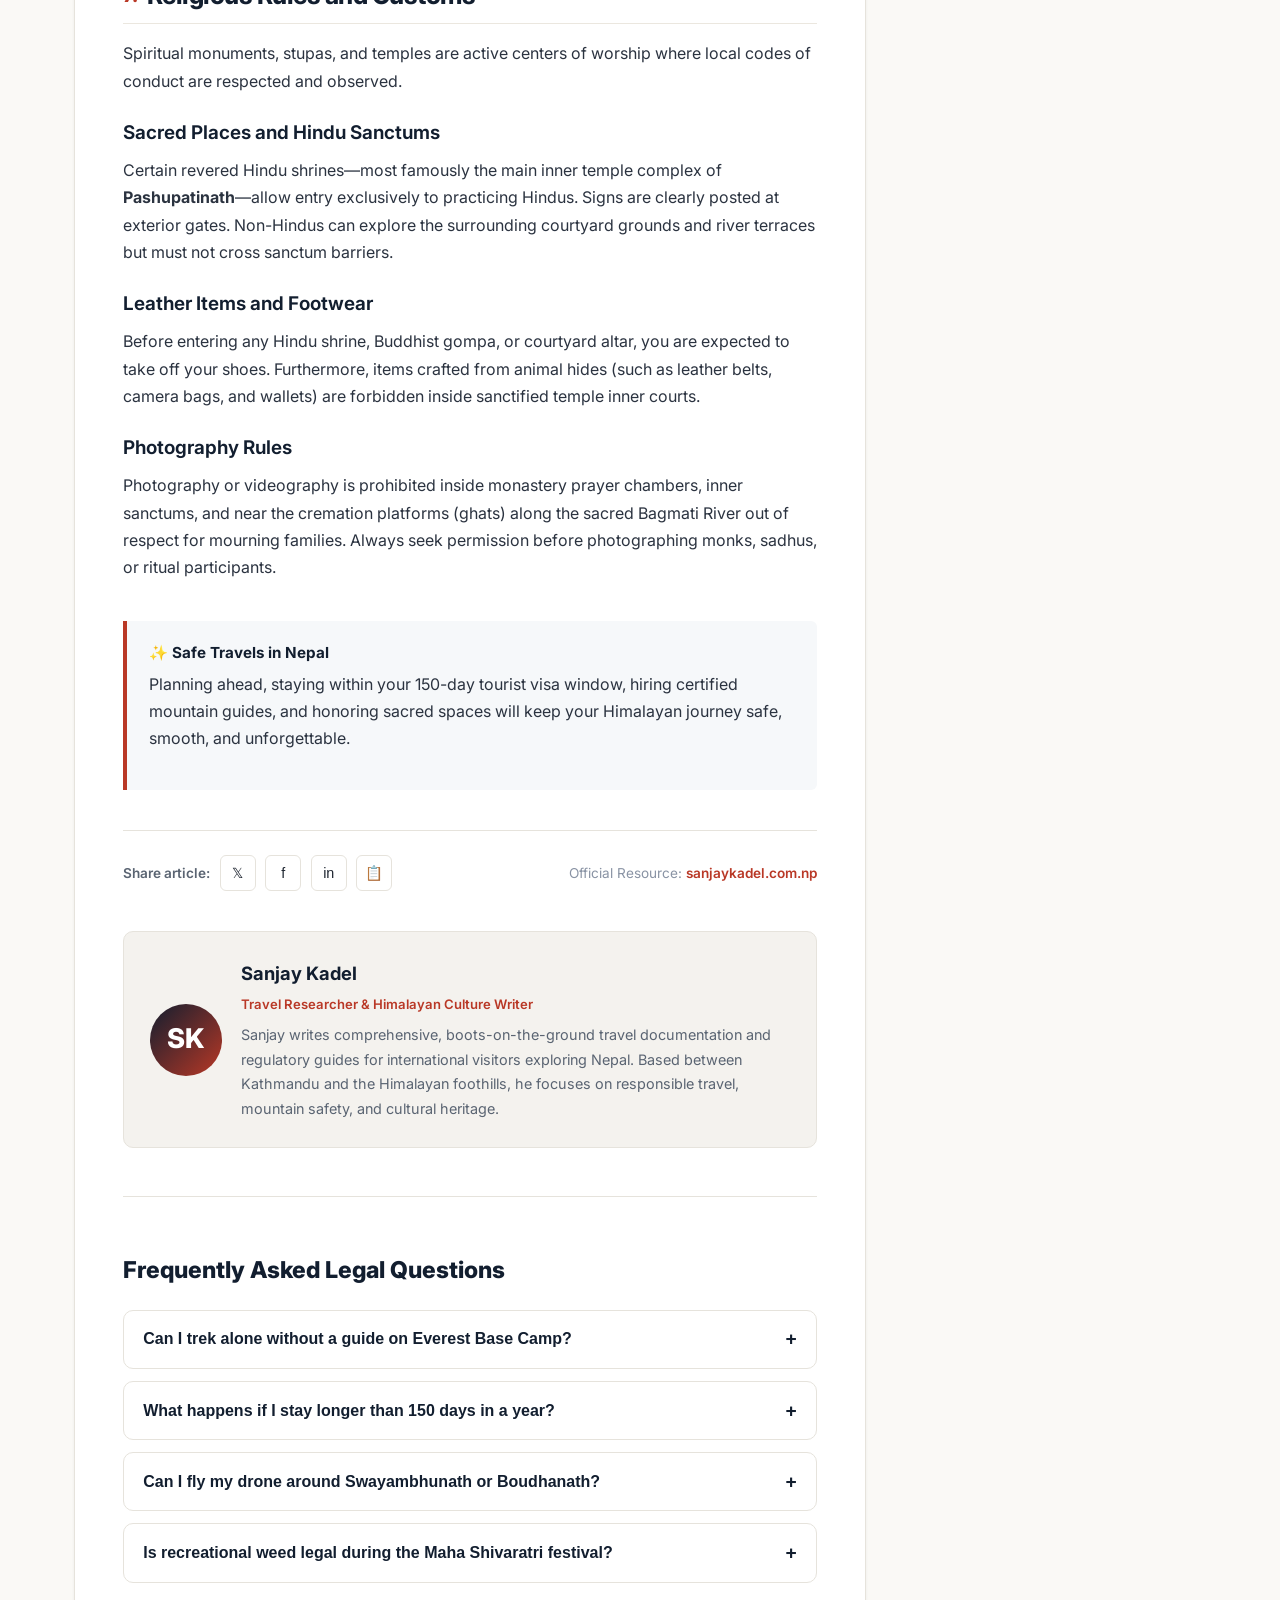
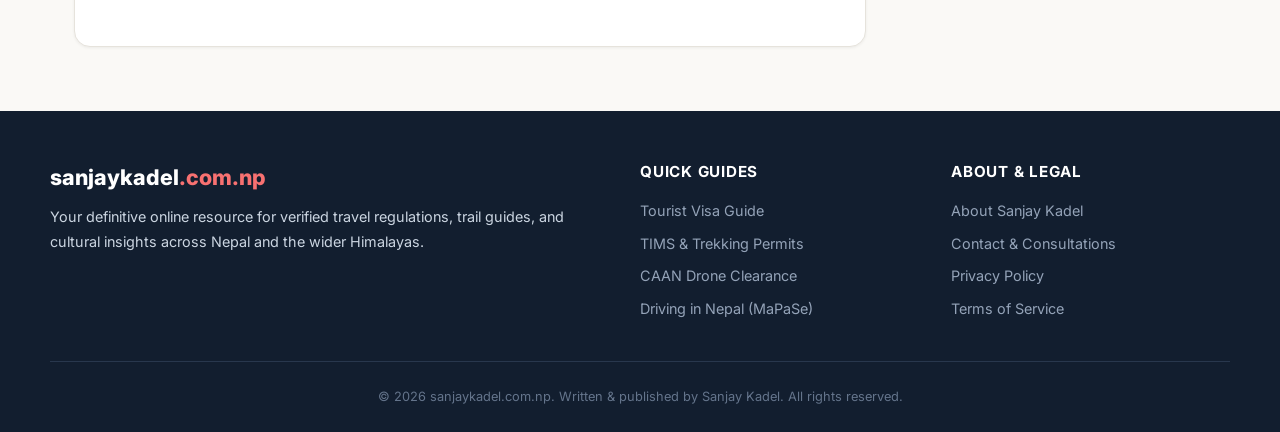
<file: nepal_travel_laws_complete_guide.html>
<!DOCTYPE html>
<html lang="en">
<head>
  <meta charset="UTF-8">
  <meta name="viewport" content="width=device-width, initial-scale=1.0">
  <title>Nepal Travel Laws & Essential Regulations: Complete Guide | Sanjay Kadel</title>
  
  <meta name="description" content="Essential legal guide for traveling in Nepal: tourist visa rules, 150-day limits, mandatory trekking guides, drone flight permits, drug laws, customs rules, and sacred etiquette.">
  <meta name="keywords" content="Nepal travel laws, Nepal tourist visa fees, trekking regulations Nepal, TIMS card guide, drone permit Nepal, Nepal customs money limit, MaPaSe zero tolerance, Sanjay Kadel">
  <meta name="author" content="Sanjay Kadel">
  <meta name="robots" content="index, follow, max-snippet:-1, max-image-preview:large, max-video-preview:-1">
  <link rel="canonical" href="https://sanjaykadel.com.np/blog/nepal-travel-laws-regulations">

  <!-- Open Graph / Facebook -->
  <meta property="og:type" content="article">
  <meta property="og:url" content="https://sanjaykadel.com.np/blog/nepal-travel-laws-regulations">
  <meta property="og:title" content="Nepal Travel Laws & Essential Regulations: Complete Guide | Sanjay Kadel">
  <meta property="og:description" content="Crucial legal knowledge before visiting Nepal: visa quotas, mandatory trekking guides, restricted permits, drone rules, drug laws, and customs.">
  <meta property="og:site_name" content="Sanjay Kadel">
  <meta property="og:locale" content="en_US">
  <meta property="article:published_time" content="2026-03-15T08:00:00+05:45">
  <meta property="article:modified_time" content="2026-10-02T10:00:00+05:45">
  <meta property="article:author" content="https://sanjaykadel.com.np/about">
  <meta property="article:section" content="Travel Legal & Regulations">

  <!-- Twitter Card -->
  <meta name="twitter:card" content="summary_large_image">
  <meta name="twitter:site" content="@sanjaykadel">
  <meta name="twitter:creator" content="@sanjaykadel">
  <meta name="twitter:title" content="Nepal Travel Laws & Essential Regulations: Complete Guide">
  <meta name="twitter:description" content="Complete guide to legal rules, trekking restrictions, drone permits, and customs policies in Nepal.">
 <script async src="https://www.googletagmanager.com/gtag/js?id=G-8DGG471XEM"></script>
    <script>
      window.dataLayer = window.dataLayer || [];
      function gtag(){dataLayer.push(arguments);}
      gtag('js', new Date());
      gtag('config', 'G-8DGG471XEM');
    </script>
  <!-- Schema.org JSON-LD (Article + FAQPage + BreadcrumbList) -->
  <script type="application/ld+json">
  {
    "@context": "https://schema.org",
    "@graph": [
      {
        "@type": "WebSite",
        "@id": "https://sanjaykadel.com.np/#website",
        "url": "https://sanjaykadel.com.np/",
        "name": "Sanjay Kadel",
        "description": "Travel, Culture, and Practical Guides for Exploring Nepal",
        "publisher": {
          "@id": "https://sanjaykadel.com.np/#person"
        }
      },
      {
        "@type": "Person",
        "@id": "https://sanjaykadel.com.np/#person",
        "name": "Sanjay Kadel",
        "url": "https://sanjaykadel.com.np/about",
        "jobTitle": "Travel Researcher & Writer",
        "worksFor": {
          "@type": "Organization",
          "name": "sanjaykadel.com.np"
        }
      },
      {
        "@type": "BreadcrumbList",
        "@id": "https://sanjaykadel.com.np/blog/nepal-travel-laws-regulations#breadcrumb",
        "itemListElement": [
          {
            "@type": "ListItem",
            "position": 1,
            "name": "Home",
            "item": "https://sanjaykadel.com.np/"
          },
          {
            "@type": "ListItem",
            "position": 2,
            "name": "Legal Guides",
            "item": "https://sanjaykadel.com.np/guides/legal"
          },
          {
            "@type": "ListItem",
            "position": 3,
            "name": "Nepal Travel Laws & Regulations",
            "item": "https://sanjaykadel.com.np/blog/nepal-travel-laws-regulations"
          }
        ]
      },
      {
        "@type": "BlogPosting",
        "@id": "https://sanjaykadel.com.np/blog/nepal-travel-laws-regulations#article",
        "isPartOf": {
          "@id": "https://sanjaykadel.com.np/#website"
        },
        "author": {
          "@id": "https://sanjaykadel.com.np/#person"
        },
        "headline": "Nepal Travel Laws & Essential Regulations: Complete Guide",
        "description": "A comprehensive legal guide covering visa time limits, trekking guide mandates, drone clearance, drug policies, currency declarations, and sacred cultural rules in Nepal.",
        "datePublished": "2026-03-15T08:00:00+05:45",
        "dateModified": "2026-10-02T10:00:00+05:45",
        "mainEntityOfPage": "https://sanjaykadel.com.np/blog/nepal-travel-laws-regulations",
        "articleSection": "Travel Advice & Regulations",
        "inLanguage": "en-US"
      },
      {
        "@type": "FAQPage",
        "@id": "https://sanjaykadel.com.np/blog/nepal-travel-laws-regulations#faq",
        "mainEntity": [
          {
            "@type": "Question",
            "name": "Can I trek independently without a guide in Nepal?",
            "acceptedAnswer": {
              "@type": "Answer",
              "text": "Under Nepal Tourism Board regulations, foreign trekkers must hire a licensed trekking guide and secure an official TIMS card through a registered agency when trekking inside designated national parks and conservation areas."
            }
          },
          {
            "@type": "Question",
            "name": "What is the maximum stay allowed on a Nepal tourist visa per year?",
            "acceptedAnswer": {
              "@type": "Answer",
              "text": "A tourist is legally permitted to stay up to a cumulative maximum of 150 days per calendar year (January 1 to December 31). Overstaying can lead to daily fines and formal legal detention."
            }
          },
          {
            "@type": "Question",
            "name": "Can I bring and fly my camera drone in Nepal without a permit?",
            "acceptedAnswer": {
              "@type": "Answer",
              "text": "No. Operating any unmanned aerial vehicle (UAV) in Nepal mandates prior authorization from the Civil Aviation Authority of Nepal (CAAN) and the Ministry of Home Affairs. Unauthorized drones are subject to seizure at customs or on-site police confiscation."
            }
          },
          {
            "@type": "Question",
            "name": "What is the legal limit for driving with alcohol in Nepal?",
            "acceptedAnswer": {
              "@type": "Answer",
              "text": "Nepal enforces a strict zero-tolerance policy called MaPaSe (Madira Pan Sewan). The legal blood alcohol level is 0.00%. Violators face immediate vehicle impoundment, fines, and compulsory attendance at road safety classes."
            }
          }
        ]
      }
    ]
  }
  </script>

  <!-- Google Fonts: Inter -->
  <link rel="preconnect" href="https://fonts.googleapis.com">
  <link rel="preconnect" href="https://fonts.gstatic.com" crossorigin>
  <link href="https://fonts.googleapis.com/css2?family=Inter:wght@300;400;500;600;700;800&family=Newsreader:ital,opsz,wght@0,6..72,400;0,6..72,600;1,6..72,400&display=swap" rel="stylesheet">

  <style>
    :root {
      --bg-body: #faf9f6;
      --bg-surface: #ffffff;
      --bg-muted: #f4f2ee;
      --text-main: #1e2530;
      --text-muted: #5a6472;
      --text-subtle: #8993a4;
      --brand-primary: #b93826; /* Terracotta Red / Himalayan Ochre */
      --brand-dark: #121e2f;    /* Deep Slate Navy */
      --brand-accent: #d9534f;
      --brand-border: #e6e3dc;
      --badge-bg: #fde8e5;
      --badge-text: #962a1b;
      --warning-bg: #fff5eb;
      --warning-border: #fed7aa;
      --warning-text: #9a3412;
      --radius-sm: 6px;
      --radius-md: 10px;
      --radius-lg: 16px;
      --shadow-sm: 0 1px 3px rgba(0,0,0,0.06);
      --shadow-md: 0 4px 14px rgba(0,0,0,0.07);
      --shadow-lg: 0 10px 30px rgba(0,0,0,0.08);
      --container-width: 1180px;
    }

    * {
      box-sizing: border-box;
      margin: 0;
      padding: 0;
    }

    html {
      scroll-behavior: smooth;
      font-size: 16px;
    }

    body {
      font-family: 'Inter', -apple-system, BlinkMacSystemFont, "Segoe UI", Roboto, sans-serif;
      background-color: var(--bg-body);
      color: var(--text-main);
      line-height: 1.7;
      text-rendering: optimizeLegibility;
      -webkit-font-smoothing: antialiased;
    }

    /* Reading Progress Bar */
    #progress-container {
      position: fixed;
      top: 0;
      left: 0;
      width: 100%;
      height: 4px;
      background: transparent;
      z-index: 1000;
    }

    #progress-bar {
      height: 100%;
      width: 0%;
      background: linear-gradient(90deg, var(--brand-primary), #e26d5c);
      transition: width 0.1s ease-out;
    }

    /* Site Header */
    header.site-header {
      position: sticky;
      top: 0;
      background-color: rgba(255, 255, 255, 0.96);
      backdrop-filter: blur(10px);
      border-bottom: 1px solid var(--brand-border);
      z-index: 990;
      transition: box-shadow 0.2s ease;
    }

    header.site-header.scrolled {
      box-shadow: var(--shadow-sm);
    }

    .header-inner {
      max-width: var(--container-width);
      margin: 0 auto;
      padding: 0.85rem 1.5rem;
      display: flex;
      align-items: center;
      justify-content: space-between;
    }

    /* Brand Logo */
    .brand-logo {
      display: flex;
      align-items: center;
      text-decoration: none;
      font-size: 1.28rem;
      letter-spacing: -0.02em;
    }

    .brand-logo .logo-main {
      font-weight: 800;
      color: var(--brand-dark);
      transition: color 0.2s;
    }

    .brand-logo .logo-ext {
      font-weight: 600;
      color: var(--brand-primary);
      margin-left: 1px;
    }

    .brand-logo:hover .logo-main {
      color: var(--brand-primary);
    }

    .brand-tagline {
      font-size: 0.72rem;
      color: var(--text-subtle);
      margin-left: 0.6rem;
      padding-left: 0.6rem;
      border-left: 1px solid var(--brand-border);
      display: none;
    }

    @media (min-width: 640px) {
      .brand-tagline { display: inline-block; }
    }

    /* Main Navigation */
    nav.nav-links {
      display: flex;
      align-items: center;
      gap: 1.5rem;
    }

    nav.nav-links a {
      color: var(--text-muted);
      text-decoration: none;
      font-size: 0.92rem;
      font-weight: 500;
      transition: color 0.2s;
    }

    nav.nav-links a:hover,
    nav.nav-links a.active {
      color: var(--brand-primary);
    }

    .nav-actions {
      display: flex;
      align-items: center;
      gap: 0.8rem;
    }

    .btn-action {
      background: var(--bg-muted);
      border: 1px solid var(--brand-border);
      color: var(--text-main);
      padding: 0.45rem 0.9rem;
      border-radius: var(--radius-sm);
      font-size: 0.85rem;
      font-weight: 600;
      cursor: pointer;
      display: inline-flex;
      align-items: center;
      gap: 0.35rem;
      text-decoration: none;
      transition: all 0.2s;
    }

    .btn-action:hover {
      background: #e9e6df;
      color: var(--brand-primary);
    }

    /* Breadcrumbs */
    .breadcrumbs {
      max-width: var(--container-width);
      margin: 1.2rem auto 0;
      padding: 0 1.5rem;
      font-size: 0.82rem;
      color: var(--text-subtle);
      display: flex;
      flex-wrap: wrap;
      align-items: center;
      gap: 0.4rem;
    }

    .breadcrumbs a {
      color: var(--text-muted);
      text-decoration: none;
    }

    .breadcrumbs a:hover {
      color: var(--brand-primary);
    }

    .breadcrumbs span.sep {
      color: var(--brand-border);
    }

    /* Layout Structure */
    .page-wrapper {
      max-width: var(--container-width);
      margin: 1.5rem auto 3rem;
      padding: 0 1.5rem;
      display: grid;
      grid-template-columns: 1fr;
      gap: 2.5rem;
    }

    @media (min-width: 992px) {
      .page-wrapper {
        grid-template-columns: minmax(0, 1fr) 300px;
        align-items: start;
      }
    }

    /* Article Hero */
    article.post-container {
      background-color: var(--bg-surface);
      border: 1px solid var(--brand-border);
      border-radius: var(--radius-lg);
      padding: 2rem 1.5rem;
      box-shadow: var(--shadow-sm);
    }

    @media (min-width: 768px) {
      article.post-container {
        padding: 3.2rem 3rem;
      }
    }

    .post-badge {
      display: inline-flex;
      align-items: center;
      gap: 0.4rem;
      background-color: var(--badge-bg);
      color: var(--badge-text);
      font-size: 0.78rem;
      font-weight: 700;
      padding: 0.35rem 0.85rem;
      border-radius: 9999px;
      text-transform: uppercase;
      letter-spacing: 0.05em;
      margin-bottom: 1.2rem;
    }

    h1.post-title {
      font-size: 2.1rem;
      font-weight: 800;
      color: var(--brand-dark);
      line-height: 1.25;
      letter-spacing: -0.03em;
      margin-bottom: 1.2rem;
    }

    @media (min-width: 768px) {
      h1.post-title {
        font-size: 2.75rem;
      }
    }

    .post-lead {
      font-family: 'Newsreader', Georgia, serif;
      font-size: 1.25rem;
      line-height: 1.6;
      color: #3b4252;
      margin-bottom: 1.8rem;
    }

    /* Meta Info Bar */
    .post-meta-bar {
      display: flex;
      flex-wrap: wrap;
      align-items: center;
      gap: 1.2rem;
      padding: 1rem 0;
      margin-bottom: 2rem;
      border-top: 1px solid var(--brand-border);
      border-bottom: 1px solid var(--brand-border);
      font-size: 0.85rem;
      color: var(--text-muted);
    }

    .author-meta-inline {
      display: flex;
      align-items: center;
      gap: 0.6rem;
    }

    .author-avatar {
      width: 38px;
      height: 38px;
      border-radius: 50%;
      background: var(--brand-dark);
      color: #fff;
      display: flex;
      align-items: center;
      justify-content: center;
      font-weight: 700;
      font-size: 0.95rem;
    }

    .meta-item {
      display: inline-flex;
      align-items: center;
      gap: 0.35rem;
    }

    /* Key Advisory Highlight Box */
    .callout-advisory {
      background-color: #fff9f2;
      border-left: 4px solid var(--brand-primary);
      padding: 1.2rem 1.4rem;
      border-radius: 0 var(--radius-sm) var(--radius-sm) 0;
      margin: 1.8rem 0;
      font-size: 0.95rem;
    }

    .callout-advisory h4 {
      font-weight: 700;
      color: var(--brand-dark);
      margin-bottom: 0.3rem;
      display: flex;
      align-items: center;
      gap: 0.4rem;
    }

    /* Article Content Headings */
    .post-content h2 {
      font-size: 1.55rem;
      font-weight: 750;
      color: var(--brand-dark);
      margin: 2.8rem 0 1rem;
      padding-bottom: 0.45rem;
      border-bottom: 1px solid #ebe7df;
      display: flex;
      align-items: center;
      gap: 0.6rem;
      letter-spacing: -0.02em;
    }

    .post-content h2 .section-num {
      color: var(--brand-primary);
      font-size: 1.2rem;
      font-weight: 800;
    }

    .post-content h3 {
      font-size: 1.18rem;
      font-weight: 650;
      color: var(--brand-dark);
      margin: 1.4rem 0 0.5rem;
    }

    .post-content p {
      font-size: 1rem;
      color: #2b3340;
      margin-bottom: 1.15rem;
    }

    .post-content ul, .post-content ol {
      margin: 0.8rem 0 1.2rem 1.4rem;
      color: #2b3340;
    }

    .post-content li {
      margin-bottom: 0.5rem;
      padding-left: 0.2rem;
    }

    /* Pricing & Rules Cards */
    .cards-grid {
      display: grid;
      grid-template-columns: repeat(auto-fit, minmax(200px, 1fr));
      gap: 1rem;
      margin: 1.2rem 0;
    }

    .rule-card {
      background-color: var(--bg-body);
      border: 1px solid var(--brand-border);
      border-radius: var(--radius-md);
      padding: 1.2rem;
      text-align: center;
      transition: transform 0.2s, border-color 0.2s;
    }

    .rule-card:hover {
      transform: translateY(-2px);
      border-color: var(--brand-primary);
    }

    .rule-card .card-duration {
      font-size: 0.85rem;
      font-weight: 600;
      text-transform: uppercase;
      letter-spacing: 0.05em;
      color: var(--text-muted);
    }

    .rule-card .card-price {
      font-size: 1.9rem;
      font-weight: 800;
      color: var(--brand-primary);
      margin: 0.3rem 0;
    }

    .rule-card .card-subtext {
      font-size: 0.8rem;
      color: var(--text-subtle);
    }

    /* Danger / Strict Rules Callout */
    .callout-danger {
      background-color: #fef2f2;
      border: 1px solid #fecaca;
      border-left: 5px solid #dc2626;
      border-radius: var(--radius-sm);
      padding: 1.2rem 1.4rem;
      margin: 1.4rem 0;
    }

    .callout-danger strong {
      color: #991b1b;
      display: block;
      margin-bottom: 0.3rem;
      font-size: 1rem;
    }

    /* Notice Table */
    .table-container {
      overflow-x: auto;
      margin: 1.5rem 0;
      border: 1px solid var(--brand-border);
      border-radius: var(--radius-md);
    }

    table.data-table {
      width: 100%;
      border-collapse: collapse;
      text-align: left;
      font-size: 0.92rem;
    }

    table.data-table th, table.data-table td {
      padding: 0.85rem 1.1rem;
      border-bottom: 1px solid var(--brand-border);
    }

    table.data-table th {
      background-color: var(--bg-muted);
      font-weight: 700;
      color: var(--brand-dark);
    }

    table.data-table tr:last-child td {
      border-bottom: none;
    }

    /* Share & Social Tools */
    .article-actions-bottom {
      display: flex;
      flex-wrap: wrap;
      justify-content: space-between;
      align-items: center;
      gap: 1rem;
      margin: 2.5rem 0 1.5rem;
      padding-top: 1.5rem;
      border-top: 1px solid var(--brand-border);
    }

    .share-group {
      display: flex;
      align-items: center;
      gap: 0.6rem;
    }

    .share-label {
      font-size: 0.85rem;
      font-weight: 600;
      color: var(--text-muted);
    }

    .share-btn {
      width: 36px;
      height: 36px;
      border-radius: var(--radius-sm);
      border: 1px solid var(--brand-border);
      background-color: #fff;
      display: flex;
      align-items: center;
      justify-content: center;
      color: var(--text-main);
      cursor: pointer;
      font-size: 0.9rem;
      transition: all 0.2s;
    }

    .share-btn:hover {
      background-color: var(--bg-muted);
      color: var(--brand-primary);
    }

    /* Author Profile Bio Box */
    .author-box {
      display: flex;
      flex-direction: column;
      gap: 1.2rem;
      background-color: var(--bg-muted);
      border: 1px solid var(--brand-border);
      border-radius: var(--radius-md);
      padding: 1.6rem;
      margin-top: 2.5rem;
    }

    @media (min-width: 576px) {
      .author-box {
        flex-direction: row;
        align-items: center;
      }
    }

    .author-box-img {
      width: 72px;
      height: 72px;
      border-radius: 50%;
      background: linear-gradient(135deg, var(--brand-dark), var(--brand-primary));
      display: flex;
      align-items: center;
      justify-content: center;
      color: #fff;
      font-weight: 800;
      font-size: 1.7rem;
      flex-shrink: 0;
    }

    .author-box-content h4 {
      font-size: 1.15rem;
      font-weight: 700;
      color: var(--brand-dark);
      margin-bottom: 0.25rem;
    }

    .author-box-role {
      font-size: 0.82rem;
      color: var(--brand-primary);
      font-weight: 600;
      margin-bottom: 0.5rem;
    }

    .author-box-content p {
      font-size: 0.9rem;
      color: var(--text-muted);
      margin-bottom: 0;
    }

    /* FAQ Accordion */
    .faq-section {
      margin-top: 3rem;
      padding-top: 2rem;
      border-top: 1px solid var(--brand-border);
    }

    .faq-section h3 {
      font-size: 1.45rem;
      font-weight: 800;
      color: var(--brand-dark);
      margin-bottom: 1.2rem;
    }

    .accordion-item {
      border: 1px solid var(--brand-border);
      border-radius: var(--radius-md);
      margin-bottom: 0.75rem;
      background-color: #ffffff;
      overflow: hidden;
    }

    .accordion-header {
      width: 100%;
      padding: 1.1rem 1.2rem;
      background: none;
      border: none;
      text-align: left;
      font-size: 1rem;
      font-weight: 600;
      color: var(--brand-dark);
      display: flex;
      justify-content: space-between;
      align-items: center;
      cursor: pointer;
      transition: background-color 0.2s;
    }

    .accordion-header:hover {
      background-color: var(--bg-muted);
    }

    .accordion-icon {
      font-size: 1.2rem;
      transition: transform 0.2s ease;
    }

    .accordion-item.open .accordion-icon {
      transform: rotate(45deg);
    }

    .accordion-content {
      max-height: 0;
      overflow: hidden;
      transition: max-height 0.3s ease;
      background-color: #fafaf8;
    }

    .accordion-content-inner {
      padding: 1rem 1.2rem;
      font-size: 0.92rem;
      color: #3f4756;
      border-top: 1px solid var(--brand-border);
    }

    /* Sidebar / Aside Widgets */
    aside.sidebar-container {
      display: flex;
      flex-direction: column;
      gap: 1.8rem;
    }

    .sidebar-widget {
      background-color: var(--bg-surface);
      border: 1px solid var(--brand-border);
      border-radius: var(--radius-md);
      padding: 1.4rem;
      box-shadow: var(--shadow-sm);
    }

    .widget-title {
      font-size: 1.05rem;
      font-weight: 750;
      color: var(--brand-dark);
      margin-bottom: 1rem;
      padding-bottom: 0.5rem;
      border-bottom: 2px solid var(--brand-border);
      display: flex;
      align-items: center;
      gap: 0.4rem;
    }

    /* Sticky TOC */
    .sticky-toc {
      position: sticky;
      top: 5rem;
    }

    .toc-list {
      list-style: none;
      padding-left: 0;
      margin: 0;
    }

    .toc-list li {
      margin-bottom: 0.55rem;
    }

    .toc-link {
      font-size: 0.88rem;
      color: var(--text-muted);
      text-decoration: none;
      display: block;
      padding: 0.25rem 0.5rem;
      border-radius: var(--radius-sm);
      transition: all 0.15s ease;
      line-height: 1.4;
    }

    .toc-link:hover {
      color: var(--brand-primary);
      background-color: var(--bg-muted);
    }

    .toc-link.active {
      color: var(--brand-primary);
      font-weight: 600;
      background-color: var(--badge-bg);
      border-left: 3px solid var(--brand-primary);
    }

    /* Quick Checklist Widget */
    .checklist-list {
      list-style: none;
      margin: 0;
      padding: 0;
    }

    .checklist-list li {
      font-size: 0.86rem;
      display: flex;
      align-items: flex-start;
      gap: 0.5rem;
      margin-bottom: 0.7rem;
      color: var(--text-main);
    }

    .checklist-check {
      color: #10b981;
      font-weight: bold;
    }

    /* Footer */
    footer.site-footer {
      background-color: var(--brand-dark);
      color: #cbd5e1;
      padding: 3rem 1.5rem 1.5rem;
      margin-top: 4rem;
      font-size: 0.9rem;
    }

    .footer-inner {
      max-width: var(--container-width);
      margin: 0 auto;
      display: grid;
      grid-template-columns: 1fr;
      gap: 2rem;
    }

    @media (min-width: 768px) {
      .footer-inner {
        grid-template-columns: 2fr 1fr 1fr;
      }
    }

    .footer-brand .footer-logo {
      font-size: 1.35rem;
      font-weight: 800;
      color: #ffffff;
      text-decoration: none;
      display: inline-block;
      margin-bottom: 0.6rem;
    }

    .footer-brand .footer-logo span {
      color: #f87171;
    }

    .footer-col h5 {
      color: #ffffff;
      font-size: 0.95rem;
      font-weight: 700;
      margin-bottom: 0.9rem;
      text-transform: uppercase;
      letter-spacing: 0.05em;
    }

    .footer-links {
      list-style: none;
      padding: 0;
      margin: 0;
    }

    .footer-links li {
      margin-bottom: 0.5rem;
    }

    .footer-links a {
      color: #94a3b8;
      text-decoration: none;
      transition: color 0.2s;
    }

    .footer-links a:hover {
      color: #ffffff;
    }

    .footer-bottom {
      max-width: var(--container-width);
      margin: 2rem auto 0;
      padding-top: 1.5rem;
      border-top: 1px solid #28374d;
      text-align: center;
      font-size: 0.8rem;
      color: #64748b;
    }

    /* Back to Top Button */
    #back-to-top {
      position: fixed;
      bottom: 2rem;
      right: 2rem;
      width: 44px;
      height: 44px;
      border-radius: 50%;
      background-color: var(--brand-dark);
      color: #fff;
      border: 1px solid var(--brand-border);
      box-shadow: var(--shadow-md);
      display: flex;
      align-items: center;
      justify-content: center;
      cursor: pointer;
      opacity: 0;
      visibility: hidden;
      transition: all 0.2s ease;
      z-index: 800;
    }

    #back-to-top.visible {
      opacity: 1;
      visibility: visible;
    }

    #back-to-top:hover {
      background-color: var(--brand-primary);
      transform: translateY(-2px);
    }

    /* Print Styling */
    @media print {
      header, aside, footer, #progress-container, #back-to-top, .article-actions-bottom {
        display: none !important;
      }
      .page-wrapper {
        grid-template-columns: 1fr;
        margin: 0;
        padding: 0;
      }
      article.post-container {
        border: none;
        box-shadow: none;
        padding: 0;
      }
    }
  </style>
</head>
<body>

  <!-- Reading Progress Bar -->
  <div id="progress-container">
    <div id="progress-bar"></div>
  </div>

  <!-- Site Header -->
  <header class="site-header" id="site-header">
    <div class="header-inner">
      <a href="https://sanjaykadel.com.np" class="brand-logo" aria-label="Sanjay Kadel Home">
        <span class="logo-main">sanjaykadel</span><span class="logo-ext">.com.np</span>
        <span class="brand-tagline">Himalayan Travel & Practical Advice</span>
      </a>

      <nav class="nav-links" aria-label="Main Navigation">
        <a href="https://sanjaykadel.com.np/">Home</a>
        <a href="https://sanjaykadel.com.np/guides">Guides</a>
        <a href="#toc" class="active">Legal Regulations</a>
        <a href="https://sanjaykadel.com.np/about">About</a>
        <a href="https://sanjaykadel.com.np/contact">Contact</a>
      </nav>

      <div class="nav-actions">
        <button class="btn-action" onclick="copyArticleLink()" id="copy-btn" title="Copy Article URL">
          <span>🔗</span> Share Link
        </button>
      </div>
    </div>
  </header>

  <!-- Breadcrumbs -->
  <nav class="breadcrumbs" aria-label="Breadcrumb">
    <a href="https://sanjaykadel.com.np/">Home</a>
    <span class="sep">/</span>
    <a href="https://sanjaykadel.com.np/guides">Travel Guides</a>
    <span class="sep">/</span>
    <span aria-current="page">Nepal Travel Laws & Regulations</span>
  </nav>

  <!-- Layout Container -->
  <div class="page-wrapper">
    
    <main>
      <article class="post-container" itemscope itemtype="https://schema.org/BlogPosting">
        
        <!-- Post Header -->
        <header class="article-header">
          <div class="post-badge">Official Visitor Advice</div>
          <h1 class="post-title" itemprop="headline">Nepal Travel Laws & Essential Regulations: Complete Guide</h1>
          <p class="post-lead" itemprop="description">
            Traveling to Nepal is famous for soaring trails, ancient Newari architecture, and warm hospitality. However, moving around the country smoothly means knowing the rules. From strict drug laws and required trekking regulations to drone permits and temple etiquette, here are the key legal things to know before you fly.
          </p>

          <div class="post-meta-bar">
            <div class="author-meta-inline">
              <div class="author-avatar" aria-hidden="true">SK</div>
              <div>
                <span style="font-weight: 600; color: var(--brand-dark);" itemprop="author">Sanjay Kadel</span>
                <span style="display:block; font-size: 0.75rem; color: var(--text-subtle);">Updated Oct 2026</span>
              </div>
            </div>
            <div class="meta-item">
              <span>⏱️</span> 7 min read
            </div>
            <div class="meta-item">
              <span>📍</span> Nepal Tourism & Immigration Guidelines
            </div>
          </div>
        </header>

        <!-- Fast Advisory Box -->
        <div class="callout-advisory">
          <h4>📌 Quick Legal Disclaimer</h4>
          <p>Nepalese regulations are enforced by local police, the Nepal Tourism Board (NTB), and the Department of Immigration. Ignorance of local legislation is not treated as a legal defense. Always preserve your entry stamps and official receipt slips.</p>
        </div>

        <!-- Main Body Content -->
        <div class="post-content" itemprop="articleBody">
          
          <!-- Section 1 -->
          <section id="section-visa">
            <h2><span class="section-num">1.</span> Visa Rules and Time Limits</h2>
            <p>Entering Nepal for leisure, trekking, or cultural immersion requires complying with standard visa categories and tracking your cumulative annual duration carefully.</p>

            <h3>Visa on Arrival (VoA)</h3>
            <p>Tourist visas on arrival are readily available at <strong>Tribhuvan International Airport (TIA)</strong> in Kathmandu and designated land immigration checkpoints for eligible passport holders. To bypass physical arrival queues, travelers can pre-fill the official online visa form on the Department of Immigration portal within 15 days before their departure date.</p>

            <h3>Passport Requirements</h3>
            <p>Your passport must be valid for <strong>at least six months</strong> from the date of entry into Nepal and have at least two blank stamp pages.</p>

            <h3>Fee Breakdown</h3>
            <p>Standard tourist visa tariffs are fixed in USD (payable via major foreign currencies or authorized international card kiosks):</p>
            
            <div class="cards-grid">
              <div class="rule-card">
                <div class="card-duration">15 Days</div>
                <div class="card-price">$30</div>
                <div class="card-subtext">Single / Multiple Entry</div>
              </div>
              <div class="rule-card">
                <div class="card-duration">30 Days</div>
                <div class="card-price">$50</div>
                <div class="card-subtext">Ideal for standard circuits</div>
              </div>
              <div class="rule-card">
                <div class="card-duration">90 Days</div>
                <div class="card-price">$125</div>
                <div class="card-subtext">Expeditions & Long Stays</div>
              </div>
            </div>

            <h3>Maximum Stay (The 150-Day Rule)</h3>
            <p>A tourist visa permits a traveler to remain in Nepal for a maximum of <strong>150 days in a single calendar year</strong> (January 1 through December 31). Staying past your permitted period results in daily per-diem penalties, official fines, and possible administrative detention. If you need more time, apply for a formal extension through the Department of Immigration offices in Kathmandu or Pokhara well before your current stamp expires.</p>
          </section>

          <!-- Section 2 -->
          <section id="section-trekking">
            <h2><span class="section-num">2.</span> Required Trekking Rules and Guides</h2>
            <p>Nepal's Himalayan terrain requires organized trail oversight to ensure traveler safety, emergency search accessibility, and ecosystem conservation.</p>

            <h3>TIMS Card and Certified Guides</h3>
            <p>According to regulations issued by the Nepal Tourism Board (NTB), solo or unguided foreign trekkers cannot hike alone inside designated national parks and conservation areas. Foreign travelers must hire a certified licensed guide and obtain an official <strong>Trekkers' Information Management System (TIMS)</strong> card arranged through an authorized, government-registered trekking agency.</p>

            <h3>Restricted Area Permits (RAP)</h3>
            <p>High-altitude, fragile, and sensitive frontier regions require a distinct Restricted Area Permit (RAP). These destinations include:</p>
            <ul>
              <li><strong>Upper Mustang</strong> and <strong>Upper Dolpo</strong></li>
              <li><strong>Manaslu Circuit</strong> and <strong>Tsum Valley</strong></li>
              <li><strong>Nar Phu Valley</strong> and <strong>Kanchenjunga</strong></li>
            </ul>
            <p>These zones legally mandate a minimum cohort of <strong>at least two foreign trekkers traveling together</strong> accompanied by a certified Nepalese guide and processed through an authorized operator.</p>

            <h3>Fees for Local Areas & Conservation Zones</h3>
            <p>In addition to TIMS, entry permits must be settled before entering conservation zones like the Annapurna Conservation Area Project (ACAP), Langtang National Park, and Sagarmatha (Everest) National Park. Select local administrative units (such as the Khumbu Pasang Lhamu Rural Municipality) levy direct local entry fees upon arrival.</p>
          </section>

          <!-- Section 3 -->
          <section id="section-drugs">
            <h2><span class="section-num">3.</span> Strong Drug Laws</h2>
            <p>Despite historical hippie associations and cannabis plants growing wild along hillsides, <strong>all recreational narcotics are strictly illegal in Nepal</strong>.</p>
            
            <div class="callout-danger">
              <strong>Zero Tolerance Legal Warning</strong>
              Possessing, buying, transporting, supplying, or consuming any form of narcotic substance—including marijuana, hashish (charas), and synthetic drugs—violates the <em>Narcotic Drugs (Control) Act, 2033</em>.
            </div>

            <p>Punishments under Nepalese law are severe. Penalties include substantial monetary fines and mandatory, non-negotiable prison terms in local correctional institutions. Foreign citizenship provides no immunity or special privilege in drug-related prosecutions. Never purchase, consume, or transport prohibited substances.</p>
          </section>

          <!-- Section 4 -->
          <section id="section-drones">
            <h2><span class="section-num">4.</span> Drone Flying Permits</h2>
            <p>Unmanned Aerial Vehicles (UAVs) and camera drones are heavily regulated under Civil Aviation guidelines.</p>
            <ul>
              <li><strong>Customs Inbound Confiscation:</strong> Bringing an undeclared drone into Tribhuvan International Airport without prior authorization often leads to immediate seizure by customs inspectors at your port of entry.</li>
              <li><strong>Inter-Agency Approvals:</strong> Operating a drone lawfully requires formal clearances from the <strong>Civil Aviation Authority of Nepal (CAAN)</strong>, the Ministry of Home Affairs, and the local district administration.</li>
              <li><strong>Restricted Airspace:</strong> Flying near UNESCO World Heritage monuments, Durbar squares, army bases, national borders, or wildlife sanctuaries is strictly monitored. Flying without verifiable permits leads to confiscation, police interrogation, and hefty financial penalties.</li>
            </ul>
          </section>

          <!-- Section 5 -->
          <section id="section-money">
            <h2><span class="section-num">5.</span> Money and Customs Rules</h2>
            <p>Nepal’s banking and customs policies impose exact thresholds regarding international currency notes and heritage items.</p>

            <div class="table-container">
              <table class="data-table">
                <thead>
                  <tr>
                    <th>Category</th>
                    <th>Legal Threshold / Rule</th>
                    <th>Action Required</th>
                  </tr>
                </thead>
                <tbody>
                  <tr>
                    <td><strong>Cash Declarations</strong></td>
                    <td>Exceeding $5,000 USD (or foreign currency equivalent)</td>
                    <td>Mandatory declaration on the customs arrival card to avoid seizure on departure.</td>
                  </tr>
                  <tr>
                    <td><strong>Indian Rupee (INR)</strong></td>
                    <td>Notes above ₹500 (such as old/new ₹500 & ₹2000) are banned</td>
                    <td>Carry only ₹100 or ₹200 denominations, or exchange USD/EUR/GBP locally.</td>
                  </tr>
                  <tr>
                    <td><strong>Antiques & Artifacts</strong></td>
                    <td>Items older than 100 years or religious antiquities</td>
                    <td>Strictly prohibited for export. Souvenirs resembling antiques need certification.</td>
                  </tr>
                </tbody>
              </table>
            </div>

            <h3>Exporting Cultural Artifacts</h3>
            <p>Exporting antique statues, ancient scrolls, ritual thangkas, or relics older than a century is a serious criminal offense. When acquiring handcrafted artwork, wood carvings, or brass statues, secure a verified purchase invoice and an official clearance wax seal from the <strong>Department of Archaeology</strong> (National Archives compound, Kathmandu) before departure.</p>
          </section>

          <!-- Section 6 -->
          <section id="section-driving">
            <h2><span class="section-num">6.</span> Driving and Road Rules</h2>
            <p>Navigating Nepal's bustling highways and mountain switchbacks on rented motorcycles, scooters, or cars involves distinct legal requirements.</p>

            <h3>International Driving Permit (IDP)</h3>
            <p>If you plan to rent and ride a motorcycle or drive a vehicle, you must carry your national domestic driver’s license paired with a valid <strong>International Driving Permit (IDP)</strong>. While small vehicle rental vendors in tourist centers like Thamel or Lakeside Pokhara might not always ask, traffic police officers inspect paperwork at checkpoints.</p>

            <h3>Zero-Tolerance DUI (MaPaSe)</h3>
            <p>Nepal enforces strict drink-driving checkpoints across major roads called <strong>MaPaSe</strong> (<em>Madira Pan Sewan</em>). The legal blood alcohol concentration (BAC) limit is <strong>0.00%</strong>. Breathalyzer checks are frequent, especially during evenings. Violators face immediate impoundment of their vehicle, fines, and compulsory attendance at road safety education classes.</p>
          </section>

          <!-- Section 7 -->
          <section id="section-religious">
            <h2><span class="section-num">7.</span> Religious Rules and Customs</h2>
            <p>Spiritual monuments, stupas, and temples are active centers of worship where local codes of conduct are respected and observed.</p>

            <h3>Sacred Places and Hindu Sanctums</h3>
            <p>Certain revered Hindu shrines—most famously the main inner temple complex of <strong>Pashupatinath</strong>—allow entry exclusively to practicing Hindus. Signs are clearly posted at exterior gates. Non-Hindus can explore the surrounding courtyard grounds and river terraces but must not cross sanctum barriers.</p>

            <h3>Leather Items and Footwear</h3>
            <p>Before entering any Hindu shrine, Buddhist gompa, or courtyard altar, you are expected to take off your shoes. Furthermore, items crafted from animal hides (such as leather belts, camera bags, and wallets) are forbidden inside sanctified temple inner courts.</p>

            <h3>Photography Rules</h3>
            <p>Photography or videography is prohibited inside monastery prayer chambers, inner sanctums, and near the cremation platforms (ghats) along the sacred Bagmati River out of respect for mourning families. Always seek permission before photographing monks, sadhus, or ritual participants.</p>
          </section>

          <!-- Conclusion / Summary Callout -->
          <div class="callout-advisory" style="margin-top: 2.5rem; background-color: #f6f8fa;">
            <h4>✨ Safe Travels in Nepal</h4>
            <p>Planning ahead, staying within your 150-day tourist visa window, hiring certified mountain guides, and honoring sacred spaces will keep your Himalayan journey safe, smooth, and unforgettable.</p>
          </div>

          <!-- Bottom Article Actions & Share -->
          <div class="article-actions-bottom">
            <div class="share-group">
              <span class="share-label">Share article:</span>
              <button class="share-btn" onclick="shareTwitter()" title="Share on Twitter / X">𝕏</button>
              <button class="share-btn" onclick="shareFacebook()" title="Share on Facebook">f</button>
              <button class="share-btn" onclick="shareLinkedIn()" title="Share on LinkedIn">in</button>
              <button class="share-btn" onclick="copyArticleLink()" title="Copy Link">📋</button>
            </div>
            <div style="font-size: 0.85rem; color: var(--text-subtle);">
              Official Resource: <a href="https://sanjaykadel.com.np" style="color: var(--brand-primary); text-decoration: none; font-weight: 600;">sanjaykadel.com.np</a>
            </div>
          </div>

          <!-- Author Bio -->
          <div class="author-box" itemprop="author" itemscope itemtype="https://schema.org/Person">
            <div class="author-box-img">SK</div>
            <div class="author-box-content">
              <h4 itemprop="name">Sanjay Kadel</h4>
              <div class="author-box-role">Travel Researcher & Himalayan Culture Writer</div>
              <p itemprop="description">
                Sanjay writes comprehensive, boots-on-the-ground travel documentation and regulatory guides for international visitors exploring Nepal. Based between Kathmandu and the Himalayan foothills, he focuses on responsible travel, mountain safety, and cultural heritage.
              </p>
            </div>
          </div>

          <!-- Interactive FAQ Section -->
          <section class="faq-section" id="faq">
            <h3>Frequently Asked Legal Questions</h3>

            <div class="accordion-item">
              <button class="accordion-header" onclick="toggleAccordion(this)">
                <span>Can I trek alone without a guide on Everest Base Camp?</span>
                <span class="accordion-icon">+</span>
              </button>
              <div class="accordion-content">
                <div class="accordion-content-inner">
                  While the Khumbu/Everest region previously handled permits via the local Pasang Lhamu municipality, nationwide NTB regulations require international trekkers to be accompanied by a licensed guide in national parks. Always check updated regional guidelines prior to trekking.
                </div>
              </div>
            </div>

            <div class="accordion-item">
              <button class="accordion-header" onclick="toggleAccordion(this)">
                <span>What happens if I stay longer than 150 days in a year?</span>
                <span class="accordion-icon">+</span>
              </button>
              <div class="accordion-content">
                <div class="accordion-content-inner">
                  Overstaying past 150 days per calendar year is an immigration violation. You will face daily penalty fees per day of overstay and regular visa extension fees at the Department of Immigration, alongside risk of administrative detention and entry bans.
                </div>
              </div>
            </div>

            <div class="accordion-item">
              <button class="accordion-header" onclick="toggleAccordion(this)">
                <span>Can I fly my drone around Swayambhunath or Boudhanath?</span>
                <span class="accordion-icon">+</span>
              </button>
              <div class="accordion-content">
                <div class="accordion-content-inner">
                  No. Swayambhunath and Boudhanath are protected UNESCO World Heritage cultural zones. Flying a drone without explicit, written clearance from the Ministry of Culture, Civil Aviation Authority, and local authorities is strictly forbidden.
                </div>
              </div>
            </div>

            <div class="accordion-item">
              <button class="accordion-header" onclick="toggleAccordion(this)">
                <span>Is recreational weed legal during the Maha Shivaratri festival?</span>
                <span class="accordion-icon">+</span>
              </button>
              <div class="accordion-content">
                <div class="accordion-content-inner">
                  No. While sadhus have traditional associations with cannabis during Shivaratri, selling, distributing, carrying, or consuming cannabis remains completely illegal under civilian law for tourists and general citizens alike.
                </div>
              </div>
            </div>

          </section>

        </div>
      </article>
    </main>

    <!-- Sticky Sidebar -->
    <aside class="sidebar-container" aria-label="Sidebar">
      
      <!-- Table of Contents -->
      <div class="sidebar-widget sticky-toc" id="toc">
        <div class="widget-title">
          <span>📜</span> Table of Contents
        </div>
        <ul class="toc-list">
          <li><a href="#section-visa" class="toc-link">1. Visa Rules & Time Limits</a></li>
          <li><a href="#section-trekking" class="toc-link">2. Trekking Rules & Guides</a></li>
          <li><a href="#section-drugs" class="toc-link">3. Strong Drug Laws</a></li>
          <li><a href="#section-drones" class="toc-link">4. Drone Flying Permits</a></li>
          <li><a href="#section-money" class="toc-link">5. Money & Customs Rules</a></li>
          <li><a href="#section-driving" class="toc-link">6. Driving & Road Rules</a></li>
          <li><a href="#section-religious" class="toc-link">7. Religious Rules & Customs</a></li>
          <li><a href="#faq" class="toc-link">FAQ & Common Questions</a></li>
        </ul>
      </div>

      <!-- Quick Checklist Widget -->
      <div class="sidebar-widget">
        <div class="widget-title">
          <span>🎒</span> Pre-Flight Checklist
        </div>
        <ul class="checklist-list">
          <li><span class="checklist-check">✓</span> Passport valid 6+ months</li>
          <li><span class="checklist-check">✓</span> Online VoA pre-filled</li>
          <li><span class="checklist-check">✓</span> Under $5,000 cash or declared</li>
          <li><span class="checklist-check">✓</span> Licensed guide booked for trails</li>
          <li><span class="checklist-check">✓</span> No INR ₹500/₹2000 notes</li>
          <li><span class="checklist-check">✓</span> Drone permit or leave at home</li>
          <li><span class="checklist-check">✓</span> IDP ready for bike rentals</li>
        </ul>
      </div>

    </aside>
  </div>

  <!-- Site Footer -->
  <footer class="site-footer">
    <div class="footer-inner">
      <div class="footer-brand">
        <a href="https://sanjaykadel.com.np" class="footer-logo">
          sanjaykadel<span>.com.np</span>
        </a>
        <p>Your definitive online resource for verified travel regulations, trail guides, and cultural insights across Nepal and the wider Himalayas.</p>
      </div>

      <div class="footer-col">
        <h5>Quick Guides</h5>
        <ul class="footer-links">
          <li><a href="#section-visa">Tourist Visa Guide</a></li>
          <li><a href="#section-trekking">TIMS & Trekking Permits</a></li>
          <li><a href="#section-drones">CAAN Drone Clearance</a></li>
          <li><a href="#section-driving">Driving in Nepal (MaPaSe)</a></li>
        </ul>
      </div>

      <div class="footer-col">
        <h5>About & Legal</h5>
        <ul class="footer-links">
          <li><a href="https://sanjaykadel.com.np/about">About Sanjay Kadel</a></li>
          <li><a href="https://sanjaykadel.com.np/contact">Contact & Consultations</a></li>
          <li><a href="https://sanjaykadel.com.np/privacy">Privacy Policy</a></li>
          <li><a href="https://sanjaykadel.com.np/terms">Terms of Service</a></li>
        </ul>
      </div>
    </div>

    <div class="footer-bottom">
      &copy; 2026 sanjaykadel.com.np. Written & published by Sanjay Kadel. All rights reserved.
    </div>
  </footer>

  <!-- Back to Top Button -->
  <button id="back-to-top" aria-label="Scroll to top" onclick="scrollToTop()">↑</button>

  <script>
    // 1. Reading Progress Bar & Header Shadow
    window.addEventListener('scroll', () => {
      const winScroll = document.documentElement.scrollTop || document.body.scrollTop;
      const height = document.documentElement.scrollHeight - document.documentElement.clientHeight;
      const scrolled = (winScroll / height) * 100;
      document.getElementById('progress-bar').style.width = scrolled + '%';

      const header = document.getElementById('site-header');
      if (winScroll > 20) {
        header.classList.add('scrolled');
      } else {
        header.classList.remove('scrolled');
      }

      // Back to Top toggle
      const topBtn = document.getElementById('back-to-top');
      if (winScroll > 400) {
        topBtn.classList.add('visible');
      } else {
        topBtn.classList.remove('visible');
      }

      // 2. Active Table of Contents Highlighting
      const sections = document.querySelectorAll('section[id], div[id="faq"]');
      const tocLinks = document.querySelectorAll('.toc-link');
      let currentSectionId = '';

      sections.forEach(sec => {
        const top = sec.offsetTop - 120;
        if (winScroll >= top) {
          currentSectionId = sec.getAttribute('id');
        }
      });

      tocLinks.forEach(link => {
        link.classList.remove('active');
        if (currentSectionId && link.getAttribute('href') === '#' + currentSectionId) {
          link.classList.add('active');
        }
      });
    });

    // 3. Smooth Back To Top
    function scrollToTop() {
      window.scrollTo({ top: 0, behavior: 'smooth' });
    }

    // 4. Accordion Toggle
    function toggleAccordion(button) {
      const item = button.parentElement;
      const content = button.nextElementSibling;
      const isOpen = item.classList.contains('open');

      // Close all others
      document.querySelectorAll('.accordion-item').forEach(other => {
        other.classList.remove('open');
        other.querySelector('.accordion-content').style.maxHeight = null;
      });

      if (!isOpen) {
        item.classList.add('open');
        content.style.maxHeight = content.scrollHeight + 'px';
      }
    }

    // 5. Copy Article Link Helper
    function copyArticleLink() {
      const dummy = document.createElement('input');
      const text = window.location.href;
      document.body.appendChild(dummy);
      dummy.value = text;
      dummy.select();
      try {
        document.execCommand('copy');
        const btn = document.getElementById('copy-btn');
        btn.innerHTML = '<span>✅</span> Copied!';
        setTimeout(() => {
          btn.innerHTML = '<span>🔗</span> Share Link';
        }, 2000);
      } catch (err) {
        console.error('Unable to copy', err);
      }
      document.body.removeChild(dummy);
    }

    // 6. Social Share Shortcuts
    function shareTwitter() {
      const url = encodeURIComponent(window.location.href);
      const title = encodeURIComponent(document.title);
      window.open(`https://twitter.com/intent/tweet?url=${url}&text=${title}`, '_blank');
    }

    function shareFacebook() {
      const url = encodeURIComponent(window.location.href);
      window.open(`https://www.facebook.com/sharer/sharer.php?u=${url}`, '_blank');
    }

    function shareLinkedIn() {
      const url = encodeURIComponent(window.location.href);
      window.open(`https://www.linkedin.com/sharing/share-offsite/?url=${url}`, '_blank');
    }
  </script>
</body>
</html>
</file>
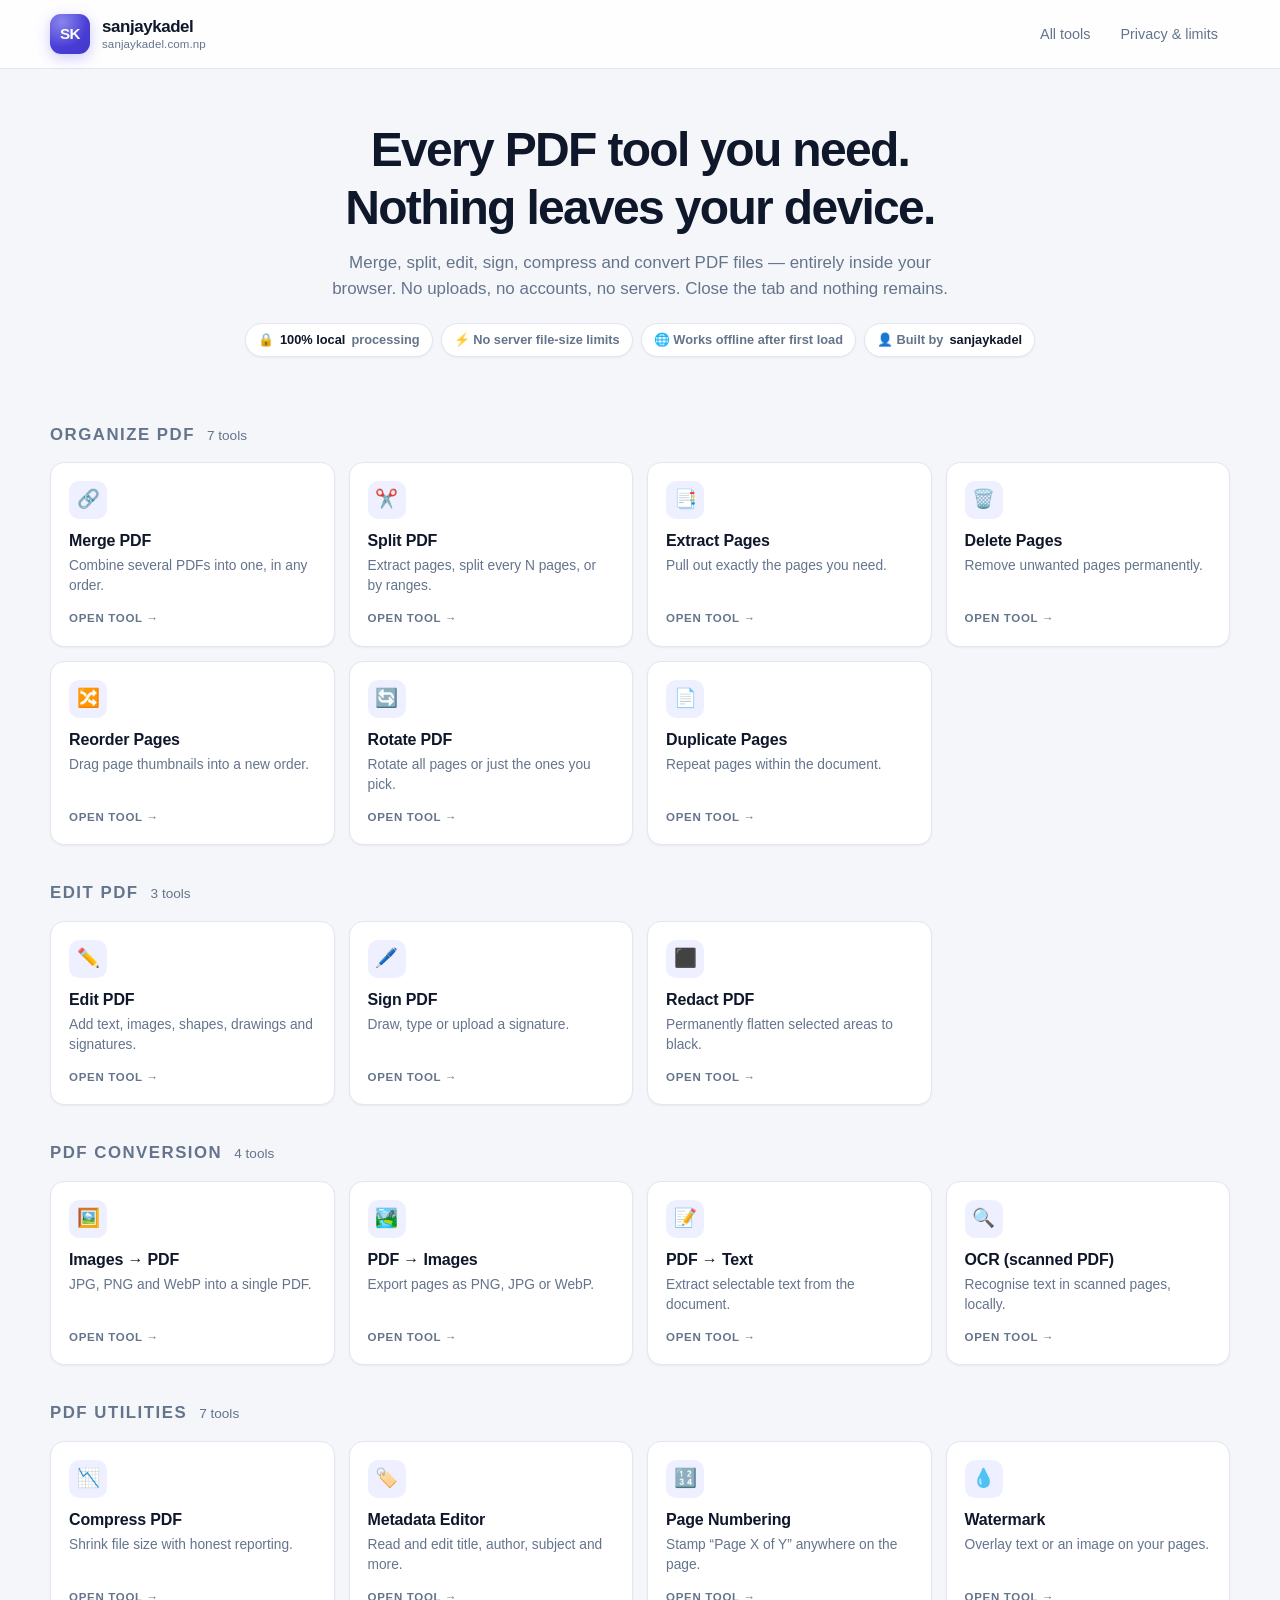
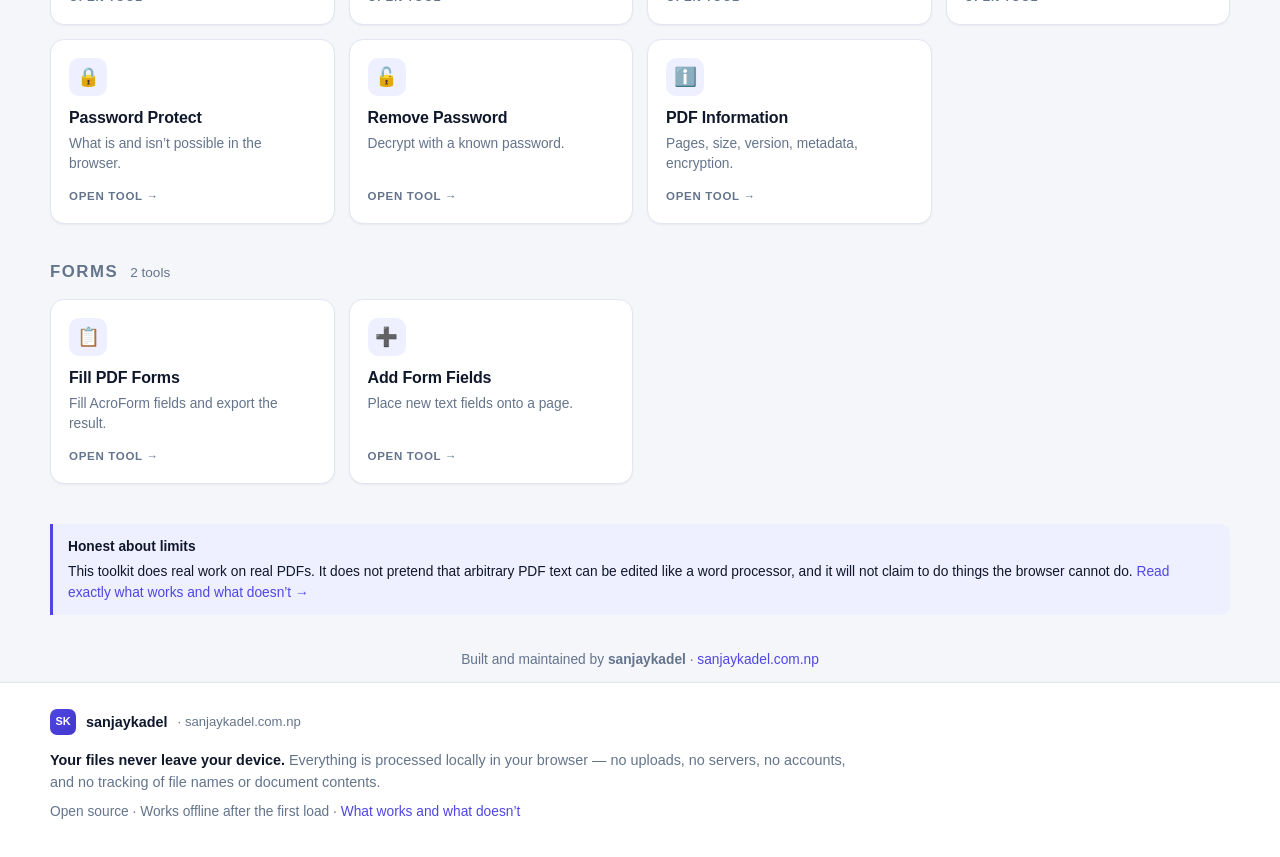
<file: pdftool.html>
<!doctype html>
<html lang="en">
<head>
<meta charset="utf-8" />
<meta name="viewport" content="width=device-width, initial-scale=1, viewport-fit=cover" />
<title>sanjaykadel — Private in-browser PDF toolkit</title>
<meta name="description" content="Merge, split, edit, compress, sign and convert PDF files entirely in your browser. Files are never uploaded. By sanjaykadel.com.np" />
<meta name="color-scheme" content="light dark" />
<link rel="icon" href="data:image/svg+xml,%3Csvg xmlns='http://www.w3.org/2000/svg' viewBox='0 0 32 32'%3E%3Crect width='32' height='32' rx='7' fill='%234f46e5'/%3E%3Ctext x='16' y='22' font-family='Arial' font-size='16' font-weight='700' fill='white' text-anchor='middle'%3ESK%3C/text%3E%3C/svg%3E" />
  <script async src="https://www.googletagmanager.com/gtag/js?id=G-8DGG471XEM"></script>
    <script>
      window.dataLayer = window.dataLayer || [];
      function gtag(){dataLayer.push(arguments);}
      gtag('js', new Date());
      gtag('config', 'G-8DGG471XEM');
    </script>
  <style>
/* ============================== BASE ============================== */
*,*::before,*::after{box-sizing:border-box}
:root{
  --bg:#f5f6fa; --surface:#ffffff; --surface-2:#f0f2f8; --surface-3:#e8ebf4;
  --text:#0f172a; --muted:#64748b; --border:#e2e6f0; --border-strong:#cbd3e1;
  --primary:#4f46e5; --primary-600:#4338ca; --primary-soft:#eef0ff;
  --danger:#dc2626; --danger-soft:#fee2e2; --success:#059669; --success-soft:#d1fae5;
  --warn:#b45309; --warn-soft:#fef3c7;
  --radius:14px; --radius-sm:9px;
  --shadow-sm:0 1px 2px rgba(16,24,40,.05);
  --shadow:0 1px 3px rgba(16,24,40,.06),0 10px 28px rgba(16,24,40,.07);
  --shadow-lg:0 20px 60px rgba(16,24,40,.18);
  --font:-apple-system,BlinkMacSystemFont,"Segoe UI",Roboto,"Helvetica Neue",Arial,sans-serif;
  --mono:ui-monospace,SFMono-Regular,Menlo,Consolas,monospace;
}
@media (prefers-color-scheme:dark){
  :root{
    --bg:#0a0e17; --surface:#121826; --surface-2:#1a2233; --surface-3:#232d42;
    --text:#e8edf7; --muted:#94a3b8; --border:#25304a; --border-strong:#334060;
    --primary:#818cf8; --primary-600:#6366f1; --primary-soft:#1e2740;
    --danger:#f87171; --danger-soft:#3b1a1a; --success:#34d399; --success-soft:#0f2e26;
    --warn:#fbbf24; --warn-soft:#3a2d10;
    --shadow-sm:0 1px 2px rgba(0,0,0,.4);
    --shadow:0 1px 3px rgba(0,0,0,.5),0 12px 32px rgba(0,0,0,.4);
    --shadow-lg:0 24px 70px rgba(0,0,0,.6);
  }
}
html,body{margin:0;padding:0}
body{
  background:var(--bg); color:var(--text); font-family:var(--font);
  font-size:15px; line-height:1.55; -webkit-font-smoothing:antialiased;
  min-height:100vh; display:flex; flex-direction:column;
}
img,canvas,svg{max-width:100%}
a{color:var(--primary);text-decoration:none}
a:hover{text-decoration:underline}
h1,h2,h3,h4{line-height:1.2;margin:0 0 .4em}
h1{font-size:clamp(1.5rem,3vw,2rem);letter-spacing:-.02em}
h2{font-size:1.2rem;letter-spacing:-.01em}
p{margin:0 0 .8em}
.wrap{width:100%;max-width:1220px;margin:0 auto;padding:0 20px}
.muted{color:var(--muted)}
.small{font-size:.86rem}
.tiny{font-size:.78rem}
.mono{font-family:var(--mono)}
.center{text-align:center}
.hidden{display:none!important}
.skip-link{position:absolute;left:-9999px;top:0;background:var(--primary);color:#fff;padding:10px 16px;z-index:9999;border-radius:0 0 8px 0}
.skip-link:focus{left:0}
:focus-visible{outline:2.5px solid var(--primary);outline-offset:2px;border-radius:4px}

/* ============================== HEADER ============================== */
.site-header{
  position:sticky;top:0;z-index:50;background:color-mix(in srgb,var(--surface) 88%,transparent);
  backdrop-filter:blur(14px);-webkit-backdrop-filter:blur(14px);
  border-bottom:1px solid var(--border);
}
.header-inner{display:flex;align-items:center;justify-content:space-between;height:68px;gap:16px}
.brand{display:flex;align-items:center;gap:12px;color:var(--text);font-weight:700;font-size:1.06rem;letter-spacing:-.02em}
.brand:hover{text-decoration:none}
.brand-logo{
  width:40px;height:40px;border-radius:11px;
  background:linear-gradient(135deg,var(--primary),var(--primary-600));
  display:grid;place-items:center;
  color:#fff;font-weight:800;font-size:.95rem;letter-spacing:-.03em;
  box-shadow:0 4px 14px rgba(79,70,229,.28);
  font-family:var(--font);
  position:relative;overflow:hidden;
}
.brand-logo::after{
  content:'';position:absolute;inset:0;
  background:radial-gradient(circle at 30% 20%,rgba(255,255,255,.35),transparent 60%);
  pointer-events:none;
}
.brand-text{display:flex;flex-direction:column;line-height:1.05}
.brand-name{font-weight:800;font-size:1.06rem;letter-spacing:-.025em;color:var(--text)}
.brand-domain{font-weight:500;font-size:.72rem;color:var(--muted);letter-spacing:.01em;margin-top:2px}
.site-nav{display:flex;gap:6px;align-items:center}
.site-nav a{color:var(--muted);font-size:.9rem;font-weight:500;padding:7px 12px;border-radius:8px}
.site-nav a:hover{background:var(--surface-2);color:var(--text);text-decoration:none}

/* ============================== FOOTER ============================== */
.site-footer{border-top:1px solid var(--border);margin-top:auto;padding:26px 0 34px;background:var(--surface)}
.footer-inner{display:flex;flex-direction:column;gap:8px}
.privacy-note{margin:0;font-size:.9rem;color:var(--muted);max-width:820px}
.privacy-note strong{color:var(--text)}
.footer-brand{display:flex;align-items:center;gap:10px;margin-bottom:6px;flex-wrap:wrap}
.footer-mark{
  width:26px;height:26px;border-radius:7px;
  background:linear-gradient(135deg,var(--primary),var(--primary-600));
  display:grid;place-items:center;color:#fff;font-weight:800;font-size:.68rem;
}
.footer-brand-name{font-weight:700;font-size:.9rem}
.footer-brand-domain{color:var(--muted);font-size:.82rem}

/* ============================== HOME ============================== */
.hero{padding:52px 0 30px;text-align:center}
.hero h1{font-size:clamp(2rem,5vw,3rem);letter-spacing:-.035em;margin-bottom:14px}
.hero p{color:var(--muted);font-size:1.06rem;max-width:640px;margin:0 auto 20px}
.hero-badges{display:flex;gap:8px;justify-content:center;flex-wrap:wrap}
.badge{
  display:inline-flex;align-items:center;gap:6px;background:var(--surface);border:1px solid var(--border);
  color:var(--muted);font-size:.8rem;font-weight:600;padding:6px 12px;border-radius:100px;box-shadow:var(--shadow-sm);
}
.badge b{color:var(--text)}
.cat{margin-top:38px}
.cat-head{display:flex;align-items:baseline;gap:12px;margin-bottom:16px;flex-wrap:wrap}
.cat-head h2{margin:0;font-size:1.05rem;text-transform:uppercase;letter-spacing:.09em;color:var(--muted);font-weight:700}
.cat-head span{font-size:.85rem;color:var(--muted)}
.grid{display:grid;grid-template-columns:repeat(auto-fill,minmax(230px,1fr));gap:14px}
.card{
  display:flex;flex-direction:column;gap:6px;background:var(--surface);border:1px solid var(--border);
  border-radius:var(--radius);padding:18px;box-shadow:var(--shadow-sm);color:var(--text);
  transition:transform .16s ease,box-shadow .16s ease,border-color .16s ease;
}
.card:hover{transform:translateY(-2px);box-shadow:var(--shadow);border-color:var(--border-strong);text-decoration:none}
.card-ico{
  width:38px;height:38px;border-radius:10px;display:grid;place-items:center;font-size:1.15rem;
  background:var(--primary-soft);color:var(--primary);margin-bottom:6px;
}
.card h3{margin:0;font-size:1rem;font-weight:650;letter-spacing:-.01em}
.card p{margin:0;font-size:.86rem;color:var(--muted);line-height:1.45}
.card-tag{margin-top:auto;padding-top:8px;font-size:.72rem;font-weight:700;letter-spacing:.06em;text-transform:uppercase;color:var(--muted)}

/* ============================== TOOL PAGE ============================== */
.tool-page{padding:26px 0 60px}
.tool-head{margin-bottom:22px;max-width:820px}
.back{display:inline-block;font-size:.86rem;color:var(--muted);margin-bottom:12px;font-weight:500}
.back:hover{color:var(--primary);text-decoration:none}
.tool-head h1{margin-bottom:6px}
.tool-head p{margin:0;color:var(--muted)}
.panel{background:var(--surface);border:1px solid var(--border);border-radius:var(--radius);padding:20px;box-shadow:var(--shadow-sm);margin-bottom:16px}
.panel h2{margin-top:0;font-size:1rem}
.row{display:flex;gap:12px;flex-wrap:wrap;align-items:center}
.row-end{justify-content:flex-end}
.grow{flex:1 1 auto}
.stack{display:flex;flex-direction:column;gap:12px}

/* ============================== FORM CONTROLS ============================== */
.btn{
  display:inline-flex;align-items:center;justify-content:center;gap:7px;
  font:inherit;font-size:.9rem;font-weight:600;padding:9px 16px;border-radius:var(--radius-sm);
  border:1px solid var(--border-strong);background:var(--surface);color:var(--text);cursor:pointer;
  transition:background .14s,border-color .14s,transform .1s;white-space:nowrap;
}
.btn:hover{background:var(--surface-2)}
.btn:active{transform:translateY(1px)}
.btn:disabled{opacity:.5;cursor:not-allowed;transform:none}
.btn-primary{background:var(--primary);border-color:var(--primary);color:#fff}
.btn-primary:hover{background:var(--primary-600);border-color:var(--primary-600)}
.btn-danger{background:var(--danger);border-color:var(--danger);color:#fff}
.btn-danger:hover{filter:brightness(1.08)}
.btn-ghost{border-color:transparent;background:transparent;color:var(--muted)}
.btn-ghost:hover{background:var(--surface-2);color:var(--text)}
.btn-sm{padding:6px 11px;font-size:.82rem}
.btn-icon{padding:7px;width:34px;height:34px}
label{font-size:.84rem;font-weight:600;color:var(--muted);display:block;margin-bottom:5px}
input[type=text],input[type=number],input[type=password],input[type=date],select,textarea{
  font:inherit;font-size:.9rem;color:var(--text);background:var(--surface);
  border:1px solid var(--border-strong);border-radius:var(--radius-sm);padding:8px 11px;width:100%;
  transition:border-color .14s,box-shadow .14s;
}
input:focus,select:focus,textarea:focus{outline:none;border-color:var(--primary);box-shadow:0 0 0 3px var(--primary-soft)}
textarea{resize:vertical;min-height:80px;font-family:var(--mono);font-size:.84rem}
input[type=color]{padding:2px;height:36px;width:52px;cursor:pointer;border:1px solid var(--border-strong);border-radius:var(--radius-sm);background:var(--surface)}
input[type=range]{width:100%;accent-color:var(--primary);padding:0}
input[type=checkbox],input[type=radio]{accent-color:var(--primary);width:16px;height:16px;cursor:pointer}
.field{margin-bottom:14px}
.field:last-child{margin-bottom:0}
.inline{display:flex;align-items:center;gap:8px}
.inline label{margin:0}
.grid-2{display:grid;grid-template-columns:repeat(auto-fit,minmax(150px,1fr));gap:12px}
.grid-3{display:grid;grid-template-columns:repeat(auto-fit,minmax(120px,1fr));gap:12px}
.seg{display:inline-flex;border:1px solid var(--border-strong);border-radius:var(--radius-sm);overflow:hidden;background:var(--surface)}
.seg button{
  font:inherit;font-size:.85rem;font-weight:600;padding:8px 14px;border:0;background:transparent;
  color:var(--muted);cursor:pointer;border-right:1px solid var(--border);
}
.seg button:last-child{border-right:0}
.seg button[aria-pressed=true]{background:var(--primary);color:#fff}
.seg button:hover:not([aria-pressed=true]){background:var(--surface-2);color:var(--text)}

/* ============================== DROPZONE ============================== */
.dropzone{
  border:2px dashed var(--border-strong);border-radius:var(--radius);background:var(--surface);
  padding:38px 22px;text-align:center;cursor:pointer;transition:border-color .16s,background .16s;
}
.dropzone:hover{border-color:var(--primary);background:var(--primary-soft)}
.dropzone.dragover{border-color:var(--primary);background:var(--primary-soft);transform:scale(1.005)}
.dz-ico{font-size:2rem;line-height:1;margin-bottom:10px}
.dz-title{font-weight:650;margin:0 0 2px;font-size:1rem}
.dz-or{color:var(--muted);font-size:.82rem;margin:4px 0 12px}
.dz-hint{font-size:.8rem;color:var(--muted);margin:12px 0 0}
.dropzone.compact{padding:22px 16px}

/* ============================== FILE LIST ============================== */
.file-list{display:flex;flex-direction:column;gap:9px;margin-top:16px}
.file-item{
  display:flex;align-items:center;gap:12px;background:var(--surface);border:1px solid var(--border);
  border-radius:var(--radius-sm);padding:10px 12px;box-shadow:var(--shadow-sm);
}
.file-item.dragging{opacity:.4}
.file-item.drop-target{border-color:var(--primary);box-shadow:0 0 0 3px var(--primary-soft)}
.drag-handle{cursor:grab;color:var(--muted);font-size:1.1rem;user-select:none;touch-action:none;padding:2px 4px}
.drag-handle:active{cursor:grabbing}
.file-thumb{width:46px;height:60px;object-fit:cover;border-radius:5px;border:1px solid var(--border);background:var(--surface-2);flex:0 0 auto}
.file-meta{flex:1 1 auto;min-width:0}
.file-name{font-weight:600;font-size:.9rem;white-space:nowrap;overflow:hidden;text-overflow:ellipsis}
.file-sub{font-size:.78rem;color:var(--muted)}
.file-actions{display:flex;gap:4px;flex:0 0 auto}

/* ============================== PROGRESS ============================== */
.progress-wrap{margin-top:16px}
.progress-label{display:flex;justify-content:space-between;font-size:.84rem;color:var(--muted);margin-bottom:6px;gap:12px}
.progress-track{height:9px;background:var(--surface-3);border-radius:100px;overflow:hidden}
.progress-bar{height:100%;width:0;background:linear-gradient(90deg,var(--primary),var(--primary-600));border-radius:100px;transition:width .18s ease}
.progress-note{font-size:.8rem;color:var(--muted);margin-top:8px}
.spinner{
  width:16px;height:16px;border:2.5px solid var(--border-strong);border-top-color:var(--primary);
  border-radius:50%;animation:spin .7s linear infinite;display:inline-block;vertical-align:-3px
}
@keyframes spin{to{transform:rotate(360deg)}}

/* ============================== THUMB GRID ============================== */
.thumb-grid{display:grid;grid-template-columns:repeat(auto-fill,minmax(132px,1fr));gap:12px;margin-top:16px}
.thumb{
  position:relative;background:var(--surface);border:2px solid var(--border);border-radius:10px;
  padding:7px;cursor:pointer;transition:border-color .14s,transform .12s;user-select:none;
}
.thumb:hover{border-color:var(--border-strong);transform:translateY(-2px)}
.thumb.selected{border-color:var(--primary);box-shadow:0 0 0 3px var(--primary-soft)}
.thumb.dragging{opacity:.35}
.thumb.drop-target{border-color:var(--primary);border-style:dashed}
.thumb img{display:block;width:100%;border-radius:5px;background:#fff;min-height:80px;object-fit:contain}
.thumb-num{
  position:absolute;bottom:-1px;right:-1px;background:var(--primary);color:#fff;font-size:.7rem;font-weight:700;
  padding:2px 7px;border-radius:8px 0 8px 0;min-width:22px;text-align:center
}
.thumb-del{
  position:absolute;top:-7px;right:-7px;width:22px;height:22px;border-radius:50%;border:0;background:var(--danger);
  color:#fff;font-size:.8rem;line-height:1;cursor:pointer;display:grid;place-items:center;box-shadow:var(--shadow-sm)
}
.thumb-check{position:absolute;top:6px;left:6px;z-index:2}
.thumb-badge{
  position:absolute;top:-7px;left:-7px;background:var(--surface);border:1px solid var(--border);
  font-size:.68rem;font-weight:700;padding:2px 7px;border-radius:100px;color:var(--muted)
}

/* ============================== VIEWER ============================== */
.viewer{display:flex;border:1px solid var(--border);border-radius:var(--radius);overflow:hidden;background:var(--surface-2);min-height:420px}
.viewer-side{
  width:168px;flex:0 0 auto;border-right:1px solid var(--border);background:var(--surface);
  overflow-y:auto;padding:10px;max-height:70vh
}
.viewer-side .thumb{padding:5px;margin-bottom:8px;border-width:2px}
.viewer-main{flex:1 1 auto;display:flex;flex-direction:column;min-width:0}
.viewer-toolbar{
  display:flex;align-items:center;gap:6px;padding:8px 10px;border-bottom:1px solid var(--border);
  background:var(--surface);flex-wrap:wrap
}
.viewer-canvas-area{
  flex:1 1 auto;overflow:auto;padding:18px;display:flex;justify-content:center;align-items:flex-start;
  background:var(--surface-2);max-height:70vh;min-height:300px
}
.viewer-canvas-area canvas{box-shadow:var(--shadow);border-radius:3px;background:#fff;display:block}
.zoom-label{font-size:.82rem;color:var(--muted);min-width:44px;text-align:center;font-variant-numeric:tabular-nums}
.page-label{font-size:.84rem;color:var(--muted);font-variant-numeric:tabular-nums;white-space:nowrap}
.page-input{width:52px;text-align:center;padding:5px 6px;font-size:.84rem}

/* ============================== EDITOR ============================== */
.editor{display:grid;grid-template-columns:250px 1fr;gap:14px;align-items:start}
@media (max-width:860px){.editor{grid-template-columns:1fr}}
.editor-side{background:var(--surface);border:1px solid var(--border);border-radius:var(--radius);padding:14px;box-shadow:var(--shadow-sm);position:sticky;top:78px;max-height:calc(100vh - 100px);overflow-y:auto}
.tool-grid{display:grid;grid-template-columns:repeat(3,1fr);gap:6px;margin-bottom:14px}
.tool-btn{
  display:flex;flex-direction:column;align-items:center;justify-content:center;gap:3px;padding:9px 4px;
  border:1px solid var(--border);background:var(--surface);border-radius:9px;cursor:pointer;font:inherit;
  font-size:.68rem;font-weight:600;color:var(--muted);line-height:1.2;transition:all .13s;text-align:center
}
.tool-btn:hover{background:var(--surface-2);color:var(--text)}
.tool-btn[aria-pressed=true]{background:var(--primary);border-color:var(--primary);color:#fff}
.tool-btn .ti{font-size:1.05rem;line-height:1}
.editor-stage{background:var(--surface-2);border:1px solid var(--border);border-radius:var(--radius);padding:18px;overflow:auto;min-height:460px;display:flex;justify-content:center;align-items:flex-start}
.page-stage{position:relative;line-height:0;box-shadow:var(--shadow-lg);border-radius:2px;background:#fff;touch-action:none}
.page-stage canvas{display:block;border-radius:2px}
.page-stage svg.overlay{position:absolute;inset:0;overflow:visible}
.page-stage svg.overlay .ann{cursor:pointer}
.page-stage svg.overlay .ann.sel{outline:none}
.sel-outline{fill:none;stroke:var(--primary);stroke-width:1.5;stroke-dasharray:5 4;vector-effect:non-scaling-stroke}
.handle{fill:#fff;stroke:var(--primary);stroke-width:1.5;vector-effect:non-scaling-stroke;cursor:nwse-resize}
.ann-text{cursor:move}
.editor-bar{display:flex;align-items:center;gap:6px;flex-wrap:wrap;margin-bottom:12px;padding:8px 10px;background:var(--surface);border:1px solid var(--border);border-radius:var(--radius-sm)}
.props{display:flex;flex-direction:column;gap:12px}
.props-empty{font-size:.84rem;color:var(--muted);padding:10px 0;text-align:center}

/* ============================== MODAL ============================== */
.modal-back{
  position:fixed;inset:0;background:rgba(15,23,42,.55);backdrop-filter:blur(3px);z-index:200;
  display:grid;place-items:center;padding:18px;animation:fade .16s ease
}
@keyframes fade{from{opacity:0}to{opacity:1}}
.modal{
  background:var(--surface);border-radius:16px;box-shadow:var(--shadow-lg);width:min(560px,100%);
  max-height:90vh;display:flex;flex-direction:column;overflow:hidden;border:1px solid var(--border)
}
.modal-head{padding:16px 20px;border-bottom:1px solid var(--border);display:flex;justify-content:space-between;align-items:center;gap:12px}
.modal-head h2{margin:0;font-size:1.05rem}
.modal-body{padding:20px;overflow-y:auto}
.modal-foot{padding:14px 20px;border-top:1px solid var(--border);display:flex;justify-content:flex-end;gap:9px;background:var(--surface-2)}
.close-x{border:0;background:transparent;font-size:1.3rem;line-height:1;color:var(--muted);cursor:pointer;padding:4px 8px;border-radius:6px}
.close-x:hover{background:var(--surface-2);color:var(--text)}

/* ============================== TOASTS ============================== */
.toasts{position:fixed;bottom:18px;right:18px;z-index:300;display:flex;flex-direction:column;gap:9px;max-width:min(400px,calc(100vw - 36px))}
.toast{
  display:flex;gap:10px;align-items:flex-start;background:var(--surface);border:1px solid var(--border);
  border-left:4px solid var(--primary);border-radius:11px;padding:12px 15px;box-shadow:var(--shadow-lg);
  font-size:.88rem;animation:slideIn .22s cubic-bezier(.2,.9,.3,1.2)
}
@keyframes slideIn{from{opacity:0;transform:translateX(24px)}to{opacity:1;transform:none}}
.toast.out{opacity:0;transform:translateX(24px);transition:all .25s}
.toast-success{border-left-color:var(--success)}
.toast-error{border-left-color:var(--danger)}
.toast-warn{border-left-color:var(--warn)}
.toast-msg{flex:1 1 auto;word-break:break-word}

/* ============================== MISC ============================== */
.note{
  border-left:3px solid var(--warn);background:var(--warn-soft);padding:12px 15px;border-radius:0 9px 9px 0;
  font-size:.86rem;margin:14px 0;color:var(--text)
}
.note.info{border-left-color:var(--primary);background:var(--primary-soft)}
.note.danger{border-left-color:var(--danger);background:var(--danger-soft)}
.note.success{border-left-color:var(--success);background:var(--success-soft)}
.note strong{display:block;margin-bottom:3px}
.note ul{margin:6px 0 0;padding-left:20px}
.kv{display:grid;grid-template-columns:minmax(130px,190px) 1fr;gap:7px 16px;font-size:.88rem}
.kv dt{color:var(--muted);font-weight:600}
.kv dd{margin:0;word-break:break-word}
.stats{display:grid;grid-template-columns:repeat(auto-fit,minmax(140px,1fr));gap:12px;margin:16px 0}
.stat{background:var(--surface-2);border:1px solid var(--border);border-radius:11px;padding:14px;text-align:center}
.stat-val{font-size:1.3rem;font-weight:750;letter-spacing:-.02em;font-variant-numeric:tabular-nums}
.stat-lbl{font-size:.76rem;color:var(--muted);text-transform:uppercase;letter-spacing:.06em;font-weight:700;margin-top:3px}
.pill{display:inline-block;font-size:.74rem;font-weight:700;padding:3px 10px;border-radius:100px;background:var(--surface-3);color:var(--muted)}
.pill.ok{background:var(--success-soft);color:var(--success)}
.pill.no{background:var(--danger-soft);color:var(--danger)}
.pill.warn{background:var(--warn-soft);color:var(--warn)}
.empty-state{text-align:center;padding:44px 20px;color:var(--muted)}
.empty-state .big{font-size:2.4rem;margin-bottom:8px;opacity:.6}
.sig-tabs{display:flex;gap:6px;margin-bottom:16px}
.sig-canvas{width:100%;height:180px;border:1.5px dashed var(--border-strong);border-radius:11px;background:var(--surface-2);touch-action:none;cursor:crosshair;display:block}
.ocr-out{white-space:pre-wrap;font-family:var(--mono);font-size:.84rem;background:var(--surface-2);border:1px solid var(--border);border-radius:9px;padding:14px;max-height:420px;overflow:auto}
.spacer{height:6px}
.text-out{white-space:pre-wrap;font-family:var(--mono);font-size:.84rem;background:var(--surface-2);border:1px solid var(--border);border-radius:9px;padding:14px;max-height:460px;overflow:auto;line-height:1.5}
</style>
</head>
<body>
<a class="skip-link" href="#app">Skip to content</a>

<header class="site-header">
  <div class="wrap header-inner">
    <a class="brand" href="#/" aria-label="sanjaykadel — PDF Toolkit home">
      <span class="brand-logo" aria-hidden="true">SK</span>
      <span class="brand-text">
        <span class="brand-name">sanjaykadel</span>
        <span class="brand-domain">sanjaykadel.com.np</span>
      </span>
    </a>
    <nav class="site-nav" aria-label="Main">
      <a href="#/">All tools</a>
      <a href="#/about">Privacy &amp; limits</a>
    </nav>
  </div>
</header>

<main id="app" class="wrap" tabindex="-1"></main>

<footer class="site-footer">
  <div class="wrap footer-inner">
    <div class="footer-brand">
      <span class="footer-mark" aria-hidden="true">SK</span>
      <span class="footer-brand-name">sanjaykadel</span>
      <span class="footer-brand-domain">· sanjaykadel.com.np</span>
    </div>
    <p class="privacy-note">
      <strong>Your files never leave your device.</strong>
      Everything is processed locally in your browser — no uploads, no servers, no accounts,
      and no tracking of file names or document contents.
    </p>
    <p class="muted small" style="margin:0">
      Open source · Works offline after the first load ·
      <a href="#/about">What works and what doesn’t</a>
    </p>
  </div>
</footer>

<div id="toasts" class="toasts" aria-live="polite" aria-atomic="false"></div>
<div id="overlay-root"></div>

<script>
/* =====================================================================
   sanjaykadel — PDF Toolkit
   Single file, fully client-side. No uploads. No backend. No eval().
   ===================================================================== */
(function () {
'use strict';

/* ============================ 0. CONSTANTS ============================ */
const BRAND = { name: 'sanjaykadel', domain: 'sanjaykadel.com.np', mark: 'SK' };

const CDN = {
  pdfjs:       'https://cdnjs.cloudflare.com/ajax/libs/pdf.js/3.11.174/pdf.min.js',
  pdfjsWorker: 'https://cdnjs.cloudflare.com/ajax/libs/pdf.js/3.11.174/pdf.worker.min.js',
  pdflib:      'https://cdnjs.cloudflare.com/ajax/libs/pdf-lib/1.17.1/pdf-lib.min.js',
  jszip:       'https://cdnjs.cloudflare.com/ajax/libs/jszip/3.10.1/jszip.min.js',
  tesseract:   'https://cdn.jsdelivr.net/npm/tesseract.js@5.1.0/dist/tesseract.min.js'
};

/* ============================ 1. HELPERS ============================ */
const $  = (s, r = document) => r.querySelector(s);
const $$ = (s, r = document) => Array.prototype.slice.call(r.querySelectorAll(s));

const ESC_MAP = { '&':'&amp;', '<':'&lt;', '>':'&gt;', '"':'&quot;', "'":'&#39;' };
function esc(s) { return String(s == null ? '' : s).replace(/[&<>"']/g, c => ESC_MAP[c]); }

function uid() { return Math.random().toString(36).slice(2, 10) + Date.now().toString(36).slice(-4); }

function fmtBytes(b) {
  if (!b && b !== 0) return '—';
  if (b < 1024) return b + ' B';
  if (b < 1048576) return (b / 1024).toFixed(1) + ' KB';
  if (b < 1073741824) return (b / 1048576).toFixed(2) + ' MB';
  return (b / 1073741824).toFixed(2) + ' GB';
}

function fmtDate(d) {
  if (!d) return '—';
  try {
    const dt = (d instanceof Date) ? d : new Date(d);
    if (isNaN(dt.getTime())) return String(d);
    return dt.toLocaleString(undefined, { year:'numeric', month:'short', day:'numeric',
      hour:'2-digit', minute:'2-digit' });
  } catch (_) { return String(d); }
}

function download(blob, name) {
  const url = URL.createObjectURL(blob);
  const a = document.createElement('a');
  a.href = url; a.download = name; a.rel = 'noopener';
  document.body.appendChild(a);
  a.click();
  setTimeout(() => { URL.revokeObjectURL(url); a.remove(); }, 3000);
}

function readAsArrayBuffer(file) {
  return new Promise((res, rej) => {
    const r = new FileReader();
    r.onload = () => res(r.result);
    r.onerror = () => rej(new Error('Could not read the file.'));
    r.readAsArrayBuffer(file);
  });
}
function readAsDataURL(file) {
  return new Promise((res, rej) => {
    const r = new FileReader();
    r.onload = () => res(r.result);
    r.onerror = () => rej(new Error('Could not read the file.'));
    r.readAsDataURL(file);
  });
}

function dataURLToBytes(dataURL) {
  const i = dataURL.indexOf(',');
  const b64 = dataURL.slice(i + 1);
  const bin = atob(b64);
  const out = new Uint8Array(bin.length);
  for (let k = 0; k < bin.length; k++) out[k] = bin.charCodeAt(k);
  return out;
}

function canvasToBlob(canvas, type, quality) {
  return new Promise((res, rej) => {
    canvas.toBlob(b => b ? res(b) : rej(new Error('Image export failed.')), type, quality);
  });
}

function debounce(fn, ms) {
  let t; return function () { clearTimeout(t); const a = arguments, s = this;
    t = setTimeout(() => fn.apply(s, a), ms); };
}

/* ============================ 2. LIBRARY LOADER ============================ */
const _loaded = Object.create(null);
function loadScript(src) {
  if (_loaded[src]) return _loaded[src];
  _loaded[src] = new Promise((res, rej) => {
    const s = document.createElement('script');
    s.src = src; s.async = true;
    s.onload = () => res();
    s.onerror = () => rej(new Error('Could not load a required library. Check your internet connection.'));
    document.head.appendChild(s);
  });
  return _loaded[src];
}
async function ensurePDFJS() {
  if (!window.pdfjsLib) await loadScript(CDN.pdfjs);
  if (!window.pdfjsLib) throw new Error('PDF engine failed to load.');
  window.pdfjsLib.GlobalWorkerOptions.workerSrc = CDN.pdfjsWorker;
  return window.pdfjsLib;
}
async function ensurePDFLib() {
  if (!window.PDFLib) await loadScript(CDN.pdflib);
  if (!window.PDFLib) throw new Error('PDF library failed to load.');
  return window.PDFLib;
}
async function ensureJSZip() {
  if (!window.JSZip) await loadScript(CDN.jszip);
  if (!window.JSZip) throw new Error('ZIP library failed to load.');
  return window.JSZip;
}
async function ensureTesseract() {
  if (!window.Tesseract) await loadScript(CDN.tesseract);
  if (!window.Tesseract) throw new Error('OCR engine failed to load.');
  return window.Tesseract;
}

/* ============================ 3. UI PRIMITIVES ============================ */
function toast(msg, type, ms) {
  type = type || 'info';
  const t = document.createElement('div');
  t.className = 'toast toast-' + type;
  t.setAttribute('role', type === 'error' ? 'alert' : 'status');
  const ico = document.createElement('span');
  ico.className = 'toast-ico';
  ico.textContent = type === 'success' ? '✅' : type === 'error' ? '⚠️' : type === 'warn' ? '⚠️' : 'ℹ️';
  const m = document.createElement('span');
  m.className = 'toast-msg';
  m.textContent = msg;
  t.appendChild(ico); t.appendChild(m);
  $('#toasts').appendChild(t);
  const life = ms || (type === 'error' ? 7000 : 4200);
  setTimeout(() => {
    t.classList.add('out');
    setTimeout(() => t.remove(), 320);
  }, life);
}

function modal(opts) {
  opts = opts || {};
  const back = document.createElement('div');
  back.className = 'modal-back';
  back.setAttribute('role', 'dialog');
  back.setAttribute('aria-modal', 'true');
  const box = document.createElement('div');
  box.className = 'modal';
  const head = document.createElement('div');
  head.className = 'modal-head';
  const h2 = document.createElement('h2');
  h2.textContent = opts.title || '';
  const x = document.createElement('button');
  x.className = 'close-x'; x.type = 'button'; x.setAttribute('aria-label', 'Close');
  x.textContent = '×';
  head.appendChild(h2); head.appendChild(x);
  const bodyEl = document.createElement('div');
  bodyEl.className = 'modal-body';
  if (opts.body) bodyEl.appendChild(opts.body);
  box.appendChild(head); box.appendChild(bodyEl);

  let foot = null;
  if (opts.actions && opts.actions.length) {
    foot = document.createElement('div');
    foot.className = 'modal-foot';
    opts.actions.forEach(a => {
      const b = document.createElement('button');
      b.type = 'button';
      b.className = 'btn ' + (a.className || '');
      b.textContent = a.label;
      b.addEventListener('click', () => a.onClick && a.onClick(close, bodyEl));
      foot.appendChild(b);
    });
    box.appendChild(foot);
  }
  back.appendChild(box);
  $('#overlay-root').appendChild(back);

  const prevFocus = document.activeElement;
  function close() {
    back.remove();
    document.removeEventListener('keydown', onKey);
    if (prevFocus && prevFocus.focus) prevFocus.focus();
  }
  function onKey(e) { if (e.key === 'Escape') { e.stopPropagation(); close(); } }
  document.addEventListener('keydown', onKey);
  x.addEventListener('click', close);
  back.addEventListener('mousedown', e => { if (e.target === back) close(); });
  setTimeout(() => { const f = box.querySelector('button, input, select, textarea'); if (f) f.focus(); }, 40);
  return { root: box, close: close, body: bodyEl, footer: foot };
}

function confirmDialog(title, messageHtml, confirmLabel, danger) {
  return new Promise(resolve => {
    const body = document.createElement('div');
    body.innerHTML = messageHtml;
    let done = false;
    const m = modal({
      title: title,
      body: body,
      actions: [
        { label: 'Cancel', onClick: (close) => { done = true; close(); resolve(false); } },
        { label: confirmLabel || 'Confirm', className: danger ? 'btn-danger' : 'btn-primary',
          onClick: (close) => { done = true; close(); resolve(true); } }
      ]
    });
    const obs = new MutationObserver(() => {
      if (!document.body.contains(m.root) && !done) { done = true; resolve(false); obs.disconnect(); }
    });
    obs.observe($('#overlay-root'), { childList: true });
  });
}

function createProgress(host, label) {
  const wrap = document.createElement('div');
  wrap.className = 'progress-wrap';
  wrap.innerHTML =
    '<div class="progress-label"><span class="pl-label"></span><span class="pl-pct">0%</span></div>' +
    '<div class="progress-track"><div class="progress-bar"></div></div>' +
    '<div class="progress-note"></div>';
  wrap.querySelector('.pl-label').textContent = label || 'Processing…';
  host.appendChild(wrap);
  const bar = wrap.querySelector('.progress-bar');
  const pct = wrap.querySelector('.pl-pct');
  const lbl = wrap.querySelector('.pl-label');
  const note = wrap.querySelector('.progress-note');
  return {
    root: wrap,
    set(p, text, noteText) {
      const v = Math.max(0, Math.min(100, Math.round(p * 100)));
      bar.style.width = v + '%';
      pct.textContent = v + '%';
      if (text != null) lbl.textContent = text;
      if (noteText != null) note.textContent = noteText;
    },
    note(t) { note.textContent = t; },
    remove() { wrap.remove(); }
  };
}

const MAX_SAFE_BYTES = 350 * 1024 * 1024;
function validateFile(file, kinds) {
  kinds = kinds || ['pdf'];
  const ext = (file.name.split('.').pop() || '').toLowerCase();
  const isPdf = file.type === 'application/pdf' || ext === 'pdf';
  const isImg = /^image\/(jpeg|jpg|png|webp)$/.test(file.type) ||
                ['jpg','jpeg','png','webp'].indexOf(ext) !== -1;
  if (kinds.indexOf('pdf') !== -1 && kinds.length === 1) {
    if (!isPdf) return 'Not a PDF file.';
  } else {
    if (kinds.indexOf('pdf') === -1 && !isImg) return 'Unsupported file type.';
    if (kinds.indexOf('pdf') !== -1 && kinds.indexOf('image') !== -1 && !isPdf && !isImg)
      return 'Unsupported file type.';
  }
  if (file.size === 0) return 'File is empty.';
  if (file.size > MAX_SAFE_BYTES) return 'File is very large (' + fmtBytes(file.size) + '). It may exceed browser memory.';
  return null;
}

/* ============================ 4. DROPZONE ============================ */
function createDropZone(cfg) {
  cfg = cfg || {};
  const accept = cfg.accept || '.pdf,application/pdf';
  const multiple = cfg.multiple !== false;
  const label = cfg.label || (cfg.kinds && cfg.kinds[0] === 'image' ? 'images' : 'PDF files');

  const zone = document.createElement('div');
  zone.className = 'dropzone' + (cfg.compact ? ' compact' : '');
  zone.tabIndex = 0;
  zone.setAttribute('role', 'button');
  zone.setAttribute('aria-label', 'Drop ' + label + ' here or press Enter to browse');

  const inner = document.createElement('div');
  inner.innerHTML =
    '<div class="dz-ico" aria-hidden="true">📄</div>' +
    '<p class="dz-title">Drop ' + esc(label) + ' here</p>' +
    '<p class="dz-or">or</p>' +
    '<button type="button" class="btn btn-primary dz-btn">Select ' + esc(label) + '</button>' +
    '<p class="dz-hint">Processed locally — nothing is uploaded to sanjaykadel.com.np or anywhere else.</p>';
  zone.appendChild(inner);

  const input = document.createElement('input');
  input.type = 'file';
  input.accept = accept;
  input.multiple = multiple;
  input.hidden = true;
  zone.appendChild(input);

  function handle(list) {
    const files = Array.prototype.slice.call(list || []);
    if (!files.length) return;
    const accepted = [], errors = [];
    files.forEach(f => {
      const err = validateFile(f, cfg.kinds || ['pdf']);
      if (err) errors.push(f.name + ': ' + err); else accepted.push(f);
    });
    if (errors.length) toast(errors[0] + (errors.length > 1 ? ' (+' + (errors.length - 1) + ' more)' : ''), 'error');
    if (accepted.length && cfg.onFiles) cfg.onFiles(accepted);
  }

  inner.querySelector('.dz-btn').addEventListener('click', e => { e.stopPropagation(); input.click(); });
  zone.addEventListener('click', () => input.click());
  zone.addEventListener('keydown', e => {
    if (e.key === 'Enter' || e.key === ' ') { e.preventDefault(); input.click(); }
  });
  input.addEventListener('change', () => { handle(input.files); input.value = ''; });

  let depth = 0;
  zone.addEventListener('dragenter', e => { e.preventDefault(); depth++; zone.classList.add('dragover'); });
  zone.addEventListener('dragover', e => { e.preventDefault(); e.dataTransfer.dropEffect = 'copy'; });
  zone.addEventListener('dragleave', e => { e.preventDefault(); depth--; if (depth <= 0) { depth = 0; zone.classList.remove('dragover'); } });
  zone.addEventListener('drop', e => {
    e.preventDefault(); depth = 0; zone.classList.remove('dragover');
    handle(e.dataTransfer.files);
  });

  return zone;
}

/* ============================ 5. PDF CORE HELPERS ============================ */
async function loadPdfJsDoc(bytes, password) {
  const pdfjs = await ensurePDFJS();
  const opts = { data: new Uint8Array(bytes), disableAutoFetch: false };
  if (password) opts.password = password;
  return pdfjs.getDocument(opts).promise;
}

async function renderPageToCanvas(pdfPage, scale, canvas) {
  const vp = pdfPage.getViewport({ scale: scale });
  const dpr = Math.min(window.devicePixelRatio || 1, 2);
  canvas.width = Math.floor(vp.width * dpr);
  canvas.height = Math.floor(vp.height * dpr);
  canvas.style.width = Math.floor(vp.width) + 'px';
  canvas.style.height = Math.floor(vp.height) + 'px';
  const ctx = canvas.getContext('2d', { alpha: false });
  ctx.setTransform(dpr, 0, 0, dpr, 0, 0);
  ctx.fillStyle = '#ffffff';
  ctx.fillRect(0, 0, vp.width, vp.height);
  await pdfPage.render({ canvasContext: ctx, viewport: vp }).promise;
  return vp;
}

async function makeThumb(pdfjsDoc, pageNum, maxW) {
  maxW = maxW || 120;
  const page = await pdfjsDoc.getPage(pageNum);
  const base = page.getViewport({ scale: 1 });
  const scale = Math.max(0.06, Math.min(maxW / base.width, 4));
  const vp = page.getViewport({ scale: scale });
  const c = document.createElement('canvas');
  c.width = Math.max(1, Math.ceil(vp.width));
  c.height = Math.max(1, Math.ceil(vp.height));
  const ctx = c.getContext('2d', { alpha: false });
  ctx.fillStyle = '#fff'; ctx.fillRect(0, 0, c.width, c.height);
  await page.render({ canvasContext: ctx, viewport: vp }).promise;
  return { url: c.toDataURL('image/jpeg', 0.72), w: c.width, h: c.height };
}

function parsePageRanges(str, total) {
  const out = [];
  const parts = String(str || '').split(/[,\s]+/).filter(Boolean);
  for (const p of parts) {
    const m = p.match(/^(\d+)\s*-\s*(\d+)$/);
    if (m) {
      let a = parseInt(m[1], 10), b = parseInt(m[2], 10);
      if (isNaN(a) || isNaN(b)) throw new Error('Invalid range: ' + p);
      if (a > b) { const t = a; a = b; b = t; }
      for (let i = a; i <= b; i++) if (i >= 1 && i <= total) out.push(i);
    } else if (/^\d+$/.test(p)) {
      const n = parseInt(p, 10);
      if (n >= 1 && n <= total) out.push(n);
    } else if (p.trim()) {
      throw new Error('Invalid page reference: ' + p);
    }
  }
  return Array.from(new Set(out)).sort((a, b) => a - b);
}

function friendlyError(err, context) {
  const msg = (err && err.message) ? String(err.message) : String(err || 'Unknown error');
  if (/password/i.test(msg) || (err && err.name === 'PasswordException')) {
    return 'This PDF is password-protected. Enter the correct password, or use “Remove PDF password”.';
  }
  if (/Invalid PDF|not a PDF|No PDF header|Failed to parse|Invalid object/i.test(msg)) {
    return 'Unable to process this PDF. The file may be corrupted or use an unsupported structure.';
  }
  if (/encrypt/i.test(msg)) {
    return 'This PDF uses an encryption method that cannot be processed in the browser.';
  }
  if (/out of memory|Allocation failed|Array buffer allocation/i.test(msg)) {
    return 'The browser ran out of memory. Try a smaller document or close other tabs.';
  }
  if (/fetch|network|load/i.test(msg) && /library|engine/i.test(msg)) {
    return msg;
  }
  return (context ? context + ': ' : '') + msg;
}

function showError(host, err, context) {
  const box = document.createElement('div');
  box.className = 'note danger';
  box.innerHTML =
    '<strong>Something went wrong</strong>' +
    '<div>' + esc(friendlyError(err, context)) + '</div>' +
    '<ul>' +
    '<li>The file may be corrupted or password-protected.</li>' +
    '<li>The document may be too large for available browser memory.</li>' +
    '<li>Your file was <b>not</b> uploaded anywhere.</li>' +
    '</ul>';
  host.appendChild(box);
  box.scrollIntoView({ behavior: 'smooth', block: 'nearest' });
}

/* ============================ 6. TOOL PAGE SHELL ============================ */
function toolShell(title, desc, extraClass) {
  const root = document.createElement('section');
  root.className = 'tool-page ' + (extraClass || '');
  const head = document.createElement('div');
  head.className = 'tool-head';
  head.innerHTML =
    '<a class="back" href="#/">← All tools</a>' +
    '<h1>' + esc(title) + '</h1>' +
    '<p>' + esc(desc) + '</p>';
  const body = document.createElement('div');
  body.className = 'tool-body';
  root.appendChild(head);
  root.appendChild(body);
  return { root: root, body: body };
}

function panel(title) {
  const p = document.createElement('div');
  p.className = 'panel';
  if (title) {
    const h = document.createElement('h2');
    h.textContent = title;
    p.appendChild(h);
  }
  return p;
}

function showResult(host, blob, filename, subtitle, title) {
  const box = document.createElement('div');
  box.className = 'note success';
  box.style.display = 'flex';
  box.style.alignItems = 'center';
  box.style.gap = '14px';
  box.style.flexWrap = 'wrap';
  const info = document.createElement('div');
  info.className = 'grow';
  info.innerHTML = '<strong>' + esc(title || 'Done') + '</strong><div class="small">' + esc(subtitle || '') + '</div>';
  const btn = document.createElement('button');
  btn.type = 'button';
  btn.className = 'btn btn-primary';
  btn.textContent = '⬇ Download ' + filename;
  btn.addEventListener('click', () => download(blob, filename));
  box.appendChild(info); box.appendChild(btn);
  host.appendChild(box);
  box.scrollIntoView({ behavior: 'smooth', block: 'nearest' });
  return box;
}

/* ============================ 7. HOME PAGE ============================ */
const TOOLS = [
  { cat:'Organize PDF', items:[
    { href:'#/merge',      ico:'🔗', name:'Merge PDF',        desc:'Combine several PDFs into one, in any order.' },
    { href:'#/split',      ico:'✂️', name:'Split PDF',         desc:'Extract pages, split every N pages, or by ranges.' },
    { href:'#/extract',    ico:'📑', name:'Extract Pages',     desc:'Pull out exactly the pages you need.' },
    { href:'#/delete',     ico:'🗑️', name:'Delete Pages',      desc:'Remove unwanted pages permanently.' },
    { href:'#/reorder',    ico:'🔀', name:'Reorder Pages',     desc:'Drag page thumbnails into a new order.' },
    { href:'#/rotate',     ico:'🔄', name:'Rotate PDF',        desc:'Rotate all pages or just the ones you pick.' },
    { href:'#/duplicate',  ico:'📄', name:'Duplicate Pages',   desc:'Repeat pages within the document.' }
  ]},
  { cat:'Edit PDF', items:[
    { href:'#/edit',       ico:'✏️', name:'Edit PDF',          desc:'Add text, images, shapes, drawings and signatures.' },
    { href:'#/sign',       ico:'🖊️', name:'Sign PDF',          desc:'Draw, type or upload a signature.' },
    { href:'#/redact',     ico:'⬛', name:'Redact PDF',        desc:'Permanently flatten selected areas to black.' }
  ]},
  { cat:'PDF Conversion', items:[
    { href:'#/img2pdf',    ico:'🖼️', name:'Images → PDF',      desc:'JPG, PNG and WebP into a single PDF.' },
    { href:'#/pdf2img',    ico:'🏞️', name:'PDF → Images',      desc:'Export pages as PNG, JPG or WebP.' },
    { href:'#/pdf2txt',    ico:'📝', name:'PDF → Text',        desc:'Extract selectable text from the document.' },
    { href:'#/ocr',        ico:'🔍', name:'OCR (scanned PDF)', desc:'Recognise text in scanned pages, locally.' }
  ]},
  { cat:'PDF Utilities', items:[
    { href:'#/compress',   ico:'📉', name:'Compress PDF',      desc:'Shrink file size with honest reporting.' },
    { href:'#/metadata',   ico:'🏷️', name:'Metadata Editor',   desc:'Read and edit title, author, subject and more.' },
    { href:'#/pagenums',   ico:'🔢', name:'Page Numbering',    desc:'Stamp “Page X of Y” anywhere on the page.' },
    { href:'#/watermark',  ico:'💧', name:'Watermark',         desc:'Overlay text or an image on your pages.' },
    { href:'#/protect',    ico:'🔒', name:'Password Protect',  desc:'What is and isn’t possible in the browser.' },
    { href:'#/unlock',     ico:'🔓', name:'Remove Password',   desc:'Decrypt with a known password.' },
    { href:'#/info',       ico:'ℹ️', name:'PDF Information',   desc:'Pages, size, version, metadata, encryption.' }
  ]},
  { cat:'Forms', items:[
    { href:'#/forms',      ico:'📋', name:'Fill PDF Forms',    desc:'Fill AcroForm fields and export the result.' },
    { href:'#/addfield',   ico:'➕', name:'Add Form Fields',   desc:'Place new text fields onto a page.' }
  ]}
];

function homePage() {
  const root = document.createElement('div');

  const hero = document.createElement('section');
  hero.className = 'hero';
  hero.innerHTML =
    '<h1>Every PDF tool you need.<br>Nothing leaves your device.</h1>' +
    '<p>Merge, split, edit, sign, compress and convert PDF files — entirely inside your browser. ' +
    'No uploads, no accounts, no servers. Close the tab and nothing remains.</p>' +
    '<div class="hero-badges">' +
      '<span class="badge">🔒 <b>100% local</b> processing</span>' +
      '<span class="badge">⚡ No server file-size limits</span>' +
      '<span class="badge">🌐 Works offline after first load</span>' +
      '<span class="badge">👤 Built by <b>' + esc(BRAND.name) + '</b></span>' +
    '</div>';
  root.appendChild(hero);

  TOOLS.forEach(cat => {
    const sec = document.createElement('section');
    sec.className = 'cat';
    const head = document.createElement('div');
    head.className = 'cat-head';
    head.innerHTML = '<h2>' + esc(cat.cat) + '</h2><span>' + cat.items.length + ' tools</span>';
    sec.appendChild(head);
    const grid = document.createElement('div');
    grid.className = 'grid';
    cat.items.forEach(t => {
      const a = document.createElement('a');
      a.className = 'card';
      a.href = t.href;
      a.innerHTML =
        '<div class="card-ico" aria-hidden="true">' + t.ico + '</div>' +
        '<h3>' + esc(t.name) + '</h3>' +
        '<p>' + esc(t.desc) + '</p>' +
        '<span class="card-tag">Open tool →</span>';
      grid.appendChild(a);
    });
    sec.appendChild(grid);
    root.appendChild(sec);
  });

  const note = document.createElement('div');
  note.className = 'note info';
  note.style.marginTop = '40px';
  note.innerHTML =
    '<strong>Honest about limits</strong>' +
    'This toolkit does real work on real PDFs. It does not pretend that arbitrary PDF text can be edited ' +
    'like a word processor, and it will not claim to do things the browser cannot do. ' +
    '<a href="#/about">Read exactly what works and what doesn’t →</a>';
  root.appendChild(note);

  const credit = document.createElement('p');
  credit.className = 'center muted small';
  credit.style.marginTop = '34px';
  credit.innerHTML = 'Built and maintained by <b>' + esc(BRAND.name) + '</b> · ' +
    '<a href="https://' + esc(BRAND.domain) + '" rel="noopener">' + esc(BRAND.domain) + '</a>';
  root.appendChild(credit);

  return root;
}

/* ============================ 8. ABOUT PAGE ============================ */
function aboutPage() {
  const root = document.createElement('section');
  root.className = 'tool-page';
  root.innerHTML =
    '<div class="tool-head">' +
      '<a class="back" href="#/">← All tools</a>' +
      '<h1>Privacy &amp; technical limits</h1>' +
      '<p>What this toolkit really does, and what it honestly cannot do.</p>' +
    '</div>';

  const p0 = panel('About this project');
  p0.innerHTML =
    '<p><b>' + esc(BRAND.name) + '</b> is a fully client-side PDF toolkit. ' +
    'You can find it at <a href="https://' + esc(BRAND.domain) + '" rel="noopener">' +
    esc(BRAND.domain) + '</a>. It is designed for people who need to do real work with PDFs ' +
    'without uploading sensitive documents to a third-party server.</p>';
  root.appendChild(p0);

  const p1 = panel('Your privacy');
  p1.innerHTML =
    '<p><b>No file ever leaves your device.</b> There is no backend, no API, no database and no analytics ' +
    'that could see your documents. Every byte you open is read by JavaScript running in this tab, ' +
    'and every result is generated in this tab.</p>' +
    '<p class="muted small">The only network requests are for the open-source libraries ' +
    '(PDF.js, pdf-lib, JSZip, Tesseract.js) loaded from public CDNs. You can self-host them for a fully offline deployment.</p>';
  root.appendChild(p1);

  const p2 = panel('What works — and is verified');
  p2.innerHTML =
    '<dl class="kv">' +
      '<dt>Merge</dt><dd>All pages of all inputs are copied in your chosen order into a new PDF.</dd>' +
      '<dt>Split / Extract / Delete / Reorder / Duplicate</dt><dd>Pages are genuinely added or removed from the output document.</dd>' +
      '<dt>Rotate</dt><dd>Page rotation is written to the PDF page dictionary — no rasterisation.</dd>' +
      '<dt>Add text, images, shapes, drawings</dt><dd>Drawn into the page content stream, so they appear in any viewer.</dd>' +
      '<dt>Highlight / Underline / Strikeout</dt><dd>Drawn as vector graphics over the page.</dd>' +
      '<dt>Metadata</dt><dd>Written into the document information dictionary.</dd>' +
      '<dt>Compress</dt><dd>Two real modes: lossless structure optimisation, or explicit rasterisation.</dd>' +
      '<dt>Images ⇄ PDF</dt><dd>Real embedding and real rendering with PDF.js.</dd>' +
      '<dt>OCR</dt><dd>Runs Tesseract.js locally on rendered page images.</dd>' +
    '</dl>';
  root.appendChild(p2);

  const p3 = panel('What is limited — and why');
  p3.innerHTML =
    '<p><b>Editing existing text.</b> A PDF is a list of drawing instructions, not a document model. ' +
    'There is no reliable, general way to “click a word and retype it”. This toolkit therefore gives you ' +
    '<b>Whiteout</b> (cover the old text) plus <b>Add Text</b> (place new text on top) — the same approach ' +
    'used by most browser-based editors. It never silently destroys existing content.</p>' +
    '<p><b>Real redaction.</b> Simply drawing a black box over text does <i>not</i> remove it — the text is ' +
    'still in the file and can be copied out. The <b>Redact PDF</b> tool avoids this by flattening the page ' +
    'to an image and then covering the area, which genuinely destroys the underlying text (at the cost of ' +
    'losing selectable text on that page).</p>' +
    '<p><b>Password protection (encryption).</b> The bundled open-source PDF library cannot write encrypted ' +
    'PDFs. This toolkit will not pretend otherwise. The <b>Password Protect</b> page explains the situation ' +
    'and your options.</p>' +
    '<p><b>PDF → HTML.</b> Faithful PDF-to-HTML conversion is not realistic in the browser without losing ' +
    'layout, fonts and structure. It is deliberately not offered as a fake feature.</p>';
  root.appendChild(p3);

  const p4 = panel('Browser support');
  p4.innerHTML =
    '<p>Tested against modern Chrome, Edge, Firefox and Safari. Features used: Canvas 2D, SVG, ' +
    'Web Workers (via PDF.js and Tesseract.js), Blob/URL download APIs and Pointer Events.</p>';
  root.appendChild(p4);

  return root;
}

/* =====================================================================
   9. ORGANIZE TOOLS
   ===================================================================== */

/* ---------- 9a. MERGE ---------- */
function toolMerge() {
  const { root, body } = toolShell('Merge PDF',
    'Combine multiple PDF files into one document. Drag the cards to change the order.');

  const files = [];
  let busy = false;

  const p = panel();
  const dz = createDropZone({ kinds: ['pdf'], label: 'PDF files', onFiles: addFiles });
  p.appendChild(dz);

  const list = document.createElement('div');
  list.className = 'file-list';
  p.appendChild(list);

  const controls = document.createElement('div');
  controls.className = 'row';
  controls.style.marginTop = '16px';
  controls.innerHTML =
    '<button type="button" class="btn btn-ghost btn-sm" data-act="clear">Clear all</button>' +
    '<div class="grow"></div>' +
    '<label class="inline" style="margin:0"><input type="checkbox" data-act="keepmeta" checked> Keep original metadata</label>' +
    '<button type="button" class="btn btn-primary" data-act="merge">Merge PDF</button>';
  p.appendChild(controls);

  const out = document.createElement('div');
  p.appendChild(out);

  body.appendChild(p);

  const mergeBtn = controls.querySelector('[data-act=merge]');
  const clearBtn = controls.querySelector('[data-act=clear]');

  async function addFiles(newFiles) {
    for (const f of newFiles) {
      const item = { id: uid(), file: f, name: f.name, size: f.size, bytes: null, pdfjsDoc: null, pages: 0 };
      files.push(item);
      render();
      try {
        item.bytes = new Uint8Array(await readAsArrayBuffer(f));
        item.pdfjsDoc = await loadPdfJsDoc(item.bytes);
        item.pages = item.pdfjsDoc.numPages;
        item.thumb = await makeThumb(item.pdfjsDoc, 1, 120);
      } catch (e) {
        item.error = friendlyError(e);
      }
      render();
    }
    updateControls();
  }

  function updateControls() {
    mergeBtn.disabled = busy || files.length < 1;
    clearBtn.disabled = busy || !files.length;
  }

  function render() {
    list.innerHTML = '';
    if (!files.length) return;
    files.forEach((it, idx) => {
      const row = document.createElement('div');
      row.className = 'file-item';
      row.draggable = true;
      row.dataset.id = it.id;

      const handle = document.createElement('span');
      handle.className = 'drag-handle';
      handle.textContent = '⠿';
      handle.setAttribute('aria-hidden', 'true');
      row.appendChild(handle);

      if (it.thumb) {
        const img = document.createElement('img');
        img.className = 'file-thumb'; img.alt = ''; img.src = it.thumb.url;
        row.appendChild(img);
      } else {
        const ph = document.createElement('div');
        ph.className = 'file-thumb';
        ph.style.display = 'grid'; ph.style.placeItems = 'center';
        ph.textContent = it.error ? '⚠️' : '…';
        row.appendChild(ph);
      }

      const meta = document.createElement('div');
      meta.className = 'file-meta';
      const nm = document.createElement('div');
      nm.className = 'file-name'; nm.textContent = it.name; nm.title = it.name;
      const sub = document.createElement('div');
      sub.className = 'file-sub';
      sub.textContent = it.error ? it.error
        : (fmtBytes(it.size) + ' · ' + it.pages + ' page' + (it.pages === 1 ? '' : 's'));
      meta.appendChild(nm); meta.appendChild(sub);
      row.appendChild(meta);

      const acts = document.createElement('div');
      acts.className = 'file-actions';
      const up = document.createElement('button');
      up.type = 'button'; up.className = 'btn btn-sm btn-ghost'; up.textContent = '↑';
      up.setAttribute('aria-label', 'Move ' + it.name + ' up');
      up.disabled = idx === 0;
      up.addEventListener('click', () => { const [x] = files.splice(idx, 1); files.splice(idx - 1, 0, x); render(); });
      const dn = document.createElement('button');
      dn.type = 'button'; dn.className = 'btn btn-sm btn-ghost'; dn.textContent = '↓';
      dn.setAttribute('aria-label', 'Move ' + it.name + ' down');
      dn.disabled = idx === files.length - 1;
      dn.addEventListener('click', () => { const [x] = files.splice(idx, 1); files.splice(idx + 1, 0, x); render(); });
      const rm = document.createElement('button');
      rm.type = 'button'; rm.className = 'btn btn-sm btn-ghost'; rm.textContent = '✕';
      rm.setAttribute('aria-label', 'Remove ' + it.name);
      rm.addEventListener('click', () => {
        const i = files.indexOf(it);
        if (i > -1) files.splice(i, 1);
        render(); updateControls();
      });
      acts.appendChild(up); acts.appendChild(dn); acts.appendChild(rm);
      row.appendChild(acts);

      row.addEventListener('dragstart', e => {
        row.classList.add('dragging');
        e.dataTransfer.effectAllowed = 'move';
        try { e.dataTransfer.setData('text/plain', it.id); } catch (_) {}
      });
      row.addEventListener('dragend', () => {
        row.classList.remove('dragging');
        $$('.file-item').forEach(x => x.classList.remove('drop-target'));
      });
      row.addEventListener('dragover', e => { e.preventDefault(); row.classList.add('drop-target'); });
      row.addEventListener('dragleave', () => row.classList.remove('drop-target'));
      row.addEventListener('drop', e => {
        e.preventDefault(); row.classList.remove('drop-target');
        const dragId = e.dataTransfer.getData('text/plain');
        if (!dragId || dragId === it.id) return;
        const from = files.findIndex(f => f.id === dragId);
        const to = files.findIndex(f => f.id === it.id);
        if (from < 0 || to < 0) return;
        const [moved] = files.splice(from, 1);
        files.splice(to, 0, moved);
        render();
      });

      list.appendChild(row);
    });
    updateControls();
  }

  clearBtn.addEventListener('click', () => {
    if (!files.length) return;
    files.length = 0; render(); out.innerHTML = '';
  });

  mergeBtn.addEventListener('click', async () => {
    if (busy || !files.length) return;
    const bad = files.filter(f => f.error || !f.bytes);
    if (bad.length) { toast('Remove the files that could not be read first.', 'error'); return; }
    busy = true; updateControls();
    out.innerHTML = '';
    const prog = createProgress(out, 'Merging documents…');
    try {
      const PDFLib = await ensurePDFLib();
      const outDoc = await PDFLib.PDFDocument.create();
      const keepMeta = controls.querySelector('[data-act=keepmeta]').checked;

      let total = files.reduce((s, f) => s + f.pages, 0);
      let done = 0;

      for (const it of files) {
        const src = await PDFLib.PDFDocument.load(it.bytes, { ignoreEncryption: true });
        const idxs = src.getPageIndices();
        const copied = await outDoc.copyPages(src, idxs);
        copied.forEach(pg => outDoc.addPage(pg));
        done += idxs.length;
        prog.set(done / Math.max(total, 1), 'Merging: ' + it.name,
          done + ' of ' + total + ' pages copied');
        await new Promise(r => setTimeout(r, 0));
      }

      if (keepMeta && files[0].bytes) {
        try {
          const first = await PDFLib.PDFDocument.load(files[0].bytes, { ignoreEncryption: true });
          outDoc.setTitle(first.getTitle() || 'Merged document');
          if (first.getAuthor()) outDoc.setAuthor(first.getAuthor());
          if (first.getSubject()) outDoc.setSubject(first.getSubject());
          if (first.getKeywords()) outDoc.setKeywords(first.getKeywords().split(/[,\s]+/).filter(Boolean));
        } catch (_) {}
      }

      prog.set(1, 'Writing file…', '');
      const bytes = await outDoc.save({ useObjectStreams: true });
      const blob = new Blob([bytes], { type: 'application/pdf' });
      prog.remove();
      showResult(out, blob, 'merged.pdf', total + ' pages · ' + fmtBytes(blob.size),
        files.length + ' documents merged');
    } catch (e) {
      prog.remove();
      showError(out, e, 'Merge failed');
    } finally {
      busy = false; updateControls();
    }
  });

  render();
  return root;
}

/* ---------- 9b. PAGE GRID TOOL (shared) ---------- */
function pageGridTool(cfg) {
  const { root, body } = toolShell(cfg.title, cfg.desc);

  let bytes = null, pdfjsDoc = null, numPages = 0;
  let selection = new Set();
  const thumbs = [];

  const uploadPanel = panel();
  const dz = createDropZone({ kinds: ['pdf'], multiple: false, onFiles: load });
  uploadPanel.appendChild(dz);
  body.appendChild(uploadPanel);

  const work = document.createElement('div');
  work.className = 'hidden';
  body.appendChild(work);

  const selPanel = panel('Selected pages');
  selPanel.innerHTML =
    '<div class="row">' +
      '<button type="button" class="btn btn-sm" data-act="all">Select all</button>' +
      '<button type="button" class="btn btn-sm" data-act="none">Clear</button>' +
      '<button type="button" class="btn btn-sm" data-act="invert">Invert</button>' +
      '<div class="grow"></div>' +
      '<input type="text" data-act="expr" placeholder="e.g. 1-3, 7, 10-12" style="max-width:230px" aria-label="Page selection expression">' +
      '<button type="button" class="btn btn-sm" data-act="apply">Apply</button>' +
    '</div>' +
    '<p class="small muted" style="margin:12px 0 0" data-act="summary"></p>';

  const gridWrap = panel(cfg.gridTitle || 'Pages');
  const grid = document.createElement('div');
  grid.className = 'thumb-grid';
  gridWrap.appendChild(grid);

  work.appendChild(selPanel);
  if (cfg.extraPanel) work.appendChild(cfg.extraPanel());
  work.appendChild(gridWrap);

  const actionPanel = panel();
  const actionRow = document.createElement('div');
  actionRow.className = 'row row-end';
  actionPanel.appendChild(actionRow);
  work.appendChild(actionPanel);

  const out = document.createElement('div');
  work.appendChild(out);

  const summaryEl = selPanel.querySelector('[data-act=summary]');

  const state = {
    bytes: null,
    pdfjsDoc: null,
    numPages: 0,
    fileName: 'document.pdf',
    work: work,
    out: out,
    actionRow: actionRow,
    getSelection: () => Array.from(selection).sort((a, b) => a - b),
    setSelection: arr => { selection = new Set(arr); syncGridSelection(); }
  };
  root.__state = state;

  async function load(files) {
    const f = files[0];
    work.classList.remove('hidden');
    grid.innerHTML = '';
    selection.clear();
    thumbs.length = 0;
    out.innerHTML = '';
    actionRow.innerHTML = '';

    try {
      bytes = new Uint8Array(await readAsArrayBuffer(f));
      pdfjsDoc = await loadPdfJsDoc(bytes);
      numPages = pdfjsDoc.numPages;

      state.bytes = bytes;
      state.pdfjsDoc = pdfjsDoc;
      state.numPages = numPages;
      state.fileName = f.name;

      toast('Loaded ' + f.name + ' — ' + numPages + ' pages', 'success');

      for (let i = 1; i <= numPages; i++) {
        const t = await makeThumb(pdfjsDoc, i, 150);
        thumbs.push(t.url);
        renderThumb(i, t.url);
        if (i % 6 === 0) await new Promise(r => setTimeout(r, 0));
      }
      updateSummary();

      if (cfg.autoSelectAll) {
        for (let i = 1; i <= numPages; i++) selection.add(i);
        syncGridSelection();
      }
      if (cfg.buildActions) cfg.buildActions(actionRow, state, out);
    } catch (e) {
      showError(out, e, 'Could not open the PDF');
      work.classList.add('hidden');
    }
  }

  function renderThumb(n, url) {
    const d = document.createElement('div');
    d.className = 'thumb';
    d.dataset.page = String(n);
    d.tabIndex = 0;
    d.setAttribute('role', 'checkbox');
    d.setAttribute('aria-checked', 'false');
    d.setAttribute('aria-label', 'Page ' + n);

    const check = document.createElement('input');
    check.type = 'checkbox';
    check.className = 'thumb-check';
    check.tabIndex = -1;
    check.addEventListener('click', e => e.stopPropagation());
    check.addEventListener('change', () => {
      if (check.checked) selection.add(n); else selection.delete(n);
      d.classList.toggle('selected', check.checked);
      d.setAttribute('aria-checked', check.checked ? 'true' : 'false');
      updateSummary();
    });
    d.appendChild(check);

    const img = document.createElement('img');
    img.src = url; img.alt = 'Page ' + n + ' preview'; img.loading = 'lazy';
    d.appendChild(img);

    const num = document.createElement('span');
    num.className = 'thumb-num'; num.textContent = String(n);
    d.appendChild(num);

    d.addEventListener('click', () => { check.checked = !check.checked; check.dispatchEvent(new Event('change')); });
    d.addEventListener('keydown', e => {
      if (e.key === ' ' || e.key === 'Enter') { e.preventDefault(); check.checked = !check.checked; check.dispatchEvent(new Event('change')); }
    });

    grid.appendChild(d);
  }

  function syncGridSelection() {
    $$('.thumb', grid).forEach(t => {
      const n = parseInt(t.dataset.page, 10);
      const on = selection.has(n);
      t.classList.toggle('selected', on);
      t.setAttribute('aria-checked', on ? 'true' : 'false');
      const c = t.querySelector('input'); if (c) c.checked = on;
    });
    updateSummary();
  }

  function updateSummary() {
    const list = Array.from(selection).sort((a, b) => a - b);
    if (!list.length) { summaryEl.textContent = 'No pages selected.'; return; }
    const text = list.length > 60
      ? list.slice(0, 60).join(', ') + ' … (+' + (list.length - 60) + ' more)'
      : list.join(', ');
    summaryEl.textContent = list.length + ' of ' + numPages + ' pages selected: ' + text;
  }

  selPanel.querySelector('[data-act=all]').addEventListener('click', () => {
    for (let i = 1; i <= numPages; i++) selection.add(i);
    syncGridSelection();
  });
  selPanel.querySelector('[data-act=none]').addEventListener('click', () => {
    selection.clear(); syncGridSelection();
  });
  selPanel.querySelector('[data-act=invert]').addEventListener('click', () => {
    for (let i = 1; i <= numPages; i++) { if (selection.has(i)) selection.delete(i); else selection.add(i); }
    syncGridSelection();
  });
  selPanel.querySelector('[data-act=apply]').addEventListener('click', () => {
    const v = selPanel.querySelector('[data-act=expr]').value;
    try {
      const pages = parsePageRanges(v, numPages);
      selection = new Set(pages);
      syncGridSelection();
    } catch (e) { toast(e.message, 'error'); }
  });

  return root;
}

/* ---------- 9c. SPLIT ---------- */
function toolSplit() {
  const extra = document.createElement('div');
  extra.className = 'panel';
  extra.innerHTML =
    '<h2>Split method</h2>' +
    '<div class="field"><label for="splitMethod">Choose how to split</label>' +
      '<select id="splitMethod">' +
        '<option value="selected">Extract selected pages into one PDF</option>' +
        '<option value="each">Split every page into a separate PDF</option>' +
        '<option value="everyN">Split every N pages</option>' +
        '<option value="ranges">Split by page ranges</option>' +
      '</select></div>' +
    '<div class="field hidden" data-m="everyN"><label for="splitN">Pages per file</label>' +
      '<input type="number" id="splitN" value="2" min="1" step="1"></div>' +
    '<div class="field hidden" data-m="ranges"><label for="splitRanges">Ranges (one per line, e.g. 1-3)</label>' +
      '<textarea id="splitRanges" placeholder="1-3&#10;4-6&#10;7-10"></textarea></div>' +
    '<div class="note info" style="margin-bottom:0">Each resulting document is generated locally. ' +
      'Multiple outputs are delivered as a ZIP archive.</div>';

  return pageGridTool({
    title: 'Split PDF',
    desc: 'Extract pages, split every N pages, or split by page ranges. Download one file or a ZIP.',
    gridTitle: 'Pages — click to select',
    extraPanel: () => extra,
    buildActions: (row, state, out) => {
      const methodSel = extra.querySelector('#splitMethod');
      const nField = extra.querySelector('[data-m=everyN]');
      const rField = extra.querySelector('[data-m=ranges]');
      methodSel.addEventListener('change', () => {
        nField.classList.toggle('hidden', methodSel.value !== 'everyN');
        rField.classList.toggle('hidden', methodSel.value !== 'ranges');
      });

      const btn = document.createElement('button');
      btn.type = 'button';
      btn.className = 'btn btn-primary';
      btn.textContent = 'Split PDF';
      row.appendChild(btn);

      btn.addEventListener('click', async () => {
        const sel = state.getSelection();
        const total = state.numPages;
        const method = methodSel.value;

        let groups = [];
        try {
          if (method === 'selected') {
            if (!sel.length) { toast('Select at least one page.', 'error'); return; }
            groups = [{ name: 'selected-pages', pages: sel }];
          } else if (method === 'each') {
            groups = Array.from({ length: total }, (_, i) => ({ name: 'page-' + (i + 1), pages: [i + 1] }));
          } else if (method === 'everyN') {
            const n = Math.max(1, parseInt(extra.querySelector('#splitN').value, 10) || 1);
            for (let i = 1; i <= total; i += n) {
              const pages = [];
              for (let j = i; j < Math.min(i + n, total + 1); j++) pages.push(j);
              groups.push({ name: 'pages-' + i + '-' + (i + pages.length - 1), pages: pages });
            }
          } else {
            const lines = extra.querySelector('#splitRanges').value.split('\n').map(s => s.trim()).filter(Boolean);
            if (!lines.length) { toast('Enter at least one range.', 'error'); return; }
            groups = lines.map((l, i) => ({ name: 'range-' + (i + 1), pages: parsePageRanges(l, total) }))
                          .filter(g => g.pages.length);
          }
        } catch (e) { toast(e.message, 'error'); return; }

        if (!groups.length) { toast('Nothing to split.', 'error'); return; }

        out.innerHTML = '';
        const prog = createProgress(out, 'Splitting…');
        btn.disabled = true;

        try {
          const PDFLib = await ensurePDFLib();
          const src = await PDFLib.PDFDocument.load(state.bytes, { ignoreEncryption: true });
          const results = [];

          for (let i = 0; i < groups.length; i++) {
            const g = groups[i];
            const doc = await PDFLib.PDFDocument.create();
            const copied = await doc.copyPages(src, g.pages.map(n => n - 1));
            copied.forEach(pg => doc.addPage(pg));
            const b = await doc.save({ useObjectStreams: true });
            results.push({ name: g.name + '.pdf', bytes: b });
            prog.set((i + 1) / groups.length, 'Splitting…', (i + 1) + ' of ' + groups.length + ' documents');
            await new Promise(r => setTimeout(r, 0));
          }

          prog.remove();

          if (results.length === 1) {
            const blob = new Blob([results[0].bytes], { type: 'application/pdf' });
            showResult(out, blob, results[0].name,
              fmtBytes(blob.size), 'Split complete — 1 document');
          } else {
            const JSZip = await ensureJSZip();
            const zip = new JSZip();
            results.forEach(r => zip.file(r.name, r.bytes));
            prog.set(1, 'Packing ZIP…', '');
            const zipBlob = await zip.generateAsync({ type: 'blob' });
            showResult(out, zipBlob, 'split-pdfs.zip',
              results.length + ' PDFs · ' + fmtBytes(zipBlob.size), 'Split complete');
          }
        } catch (e) {
          prog.remove();
          showError(out, e, 'Split failed');
        } finally {
          btn.disabled = false;
        }
      });
    }
  });
}

/* ---------- 9d. EXTRACT ---------- */
function toolExtract() {
  return pageGridTool({
    title: 'Extract Pages',
    desc: 'Select the pages you want and download them as a new PDF.',
    gridTitle: 'Pages — click to select the ones to keep',
    buildActions: (row, state, out) => {
      const btn = document.createElement('button');
      btn.type = 'button';
      btn.className = 'btn btn-primary';
      btn.textContent = 'Extract Pages';
      row.appendChild(btn);

      btn.addEventListener('click', async () => {
        const sel = state.getSelection();
        if (!sel.length) { toast('Select at least one page.', 'error'); return; }
        out.innerHTML = '';
        btn.disabled = true;
        try {
          const PDFLib = await ensurePDFLib();
          const src = await PDFLib.PDFDocument.load(state.bytes, { ignoreEncryption: true });
          const doc = await PDFLib.PDFDocument.create();
          const copied = await doc.copyPages(src, sel.map(n => n - 1));
          copied.forEach(p => doc.addPage(p));
          const b = await doc.save({ useObjectStreams: true });
          showResult(out, new Blob([b], { type: 'application/pdf' }), 'extracted.pdf',
            sel.length + ' pages · ' + fmtBytes(b.length), 'Pages extracted');
        } catch (e) {
          showError(out, e, 'Extract failed');
        } finally {
          btn.disabled = false;
        }
      });
    }
  });
}

/* ---------- 9e. DELETE ---------- */
function toolDelete() {
  return pageGridTool({
    title: 'Delete Pages',
    desc: 'Select the pages you want to remove. You will be asked to confirm.',
    gridTitle: 'Pages — click to mark for deletion',
    buildActions: (row, state, out) => {
      const btn = document.createElement('button');
      btn.type = 'button';
      btn.className = 'btn btn-danger';
      btn.textContent = 'Delete Pages';
      row.appendChild(btn);

      btn.addEventListener('click', async () => {
        const sel = state.getSelection();
        const total = state.numPages;
        if (!sel.length) { toast('Select at least one page.', 'error'); return; }
        if (sel.length >= total) {
          toast('You cannot delete every page — the PDF would be empty.', 'error');
          return;
        }
        const shown = sel.length > 40
          ? sel.slice(0, 40).join(', ') + ' … (+' + (sel.length - 40) + ' more)'
          : sel.join(', ');
        const ok = await confirmDialog(
          'Delete ' + sel.length + ' page' + (sel.length === 1 ? '' : 's') + '?',
          '<p>Pages: <b>' + esc(shown) + '</b></p>' +
          '<p class="muted small">This cannot be undone after you download. ' +
          'Your original file on disk is not modified.</p>',
          'Delete', true
        );
        if (!ok) return;

        out.innerHTML = '';
        btn.disabled = true;
        try {
          const PDFLib = await ensurePDFLib();
          const src = await PDFLib.PDFDocument.load(state.bytes, { ignoreEncryption: true });
          const del = new Set(sel.map(n => n - 1));
          const keep = src.getPageIndices().filter(i => !del.has(i));
          const doc = await PDFLib.PDFDocument.create();
          const copied = await doc.copyPages(src, keep);
          copied.forEach(p => doc.addPage(p));
          const b = await doc.save({ useObjectStreams: true });
          showResult(out, new Blob([b], { type: 'application/pdf' }), 'pages-deleted.pdf',
            keep.length + ' pages remain · ' + fmtBytes(b.length), 'Pages deleted');
        } catch (e) {
          showError(out, e, 'Delete failed');
        } finally {
          btn.disabled = false;
        }
      });
    }
  });
}

/* ---------- 9f. ROTATE ---------- */
function toolRotate() {
  const extra = document.createElement('div');
  extra.className = 'panel';
  extra.innerHTML =
    '<h2>Rotation</h2>' +
    '<div class="row">' +
      '<button type="button" class="btn" data-r="90">↻ 90° clockwise</button>' +
      '<button type="button" class="btn" data-r="-90">↺ 90° counter-clockwise</button>' +
      '<button type="button" class="btn" data-r="180">⟳ 180°</button>' +
    '</div>' +
    '<p class="small muted" style="margin:12px 0 0">Applied to the selected pages. ' +
    'If no pages are selected, all pages are rotated. Page rotation is written to the PDF ' +
    'page dictionary — pages are never re-rendered or rasterised.</p>';

  let pendingAngle = 0;
  extra.querySelectorAll('[data-r]').forEach(b => {
    b.addEventListener('click', () => {
      pendingAngle = parseInt(b.dataset.r, 10);
      extra.querySelectorAll('[data-r]').forEach(x => x.classList.remove('btn-primary'));
      b.classList.add('btn-primary');
      toast('Rotation set to ' + pendingAngle + '°. Now press “Apply Rotation”.', 'info');
    });
  });

  return pageGridTool({
    title: 'Rotate PDF',
    desc: 'Rotate selected pages, or the whole document, without losing quality.',
    gridTitle: 'Pages — click to select (empty = all pages)',
    extraPanel: () => extra,
    buildActions: (row, state, out) => {
      const btn = document.createElement('button');
      btn.type = 'button';
      btn.className = 'btn btn-primary';
      btn.textContent = 'Apply Rotation';
      row.appendChild(btn);

      btn.addEventListener('click', async () => {
        if (!pendingAngle) { toast('Choose a rotation direction first.', 'error'); return; }
        const sel = state.getSelection();
        const total = state.numPages;
        const targets = sel.length ? sel : Array.from({ length: total }, (_, i) => i + 1);

        out.innerHTML = '';
        btn.disabled = true;
        try {
          const PDFLib = await ensurePDFLib();
          const doc = await PDFLib.PDFDocument.load(state.bytes, { ignoreEncryption: true });
          const pages = doc.getPages();
          targets.forEach(n => {
            const pg = pages[n - 1];
            if (!pg) return;
            const cur = pg.getRotation().angle || 0;
            let next = (cur + pendingAngle) % 360;
            if (next < 0) next += 360;
            pg.setRotation(PDFLib.degrees(next));
          });
          const b = await doc.save({ useObjectStreams: true });
          showResult(out, new Blob([b], { type: 'application/pdf' }), 'rotated.pdf',
            targets.length + ' pages rotated ' + pendingAngle + '° · ' + fmtBytes(b.length),
            'Rotation applied');
        } catch (e) {
          showError(out, e, 'Rotate failed');
        } finally {
          btn.disabled = false;
        }
      });
    }
  });
}

/* ---------- 9g. REORDER ---------- */
function toolReorder() {
  const { root, body } = toolShell('Reorder Pages',
    'Drag the page thumbnails into the order you want, then save the new PDF.');

  let bytes = null, pdfjsDoc = null, order = [], thumbs = [];
  let busy = false;

  const up = panel();
  up.appendChild(createDropZone({ kinds: ['pdf'], multiple: false, onFiles: load }));
  body.appendChild(up);

  const work = document.createElement('div');
  work.className = 'hidden';
  body.appendChild(work);

  const gridPanel = panel('Drag pages to reorder');
  const grid = document.createElement('div');
  grid.className = 'thumb-grid';
  gridPanel.appendChild(grid);
  work.appendChild(gridPanel);

  const bar = document.createElement('div');
  bar.className = 'panel';
  const barRow = document.createElement('div');
  barRow.className = 'row';
  barRow.innerHTML =
    '<button type="button" class="btn btn-sm" data-a="reverse">Reverse order</button>' +
    '<button type="button" class="btn btn-sm" data-a="reset">Reset</button>' +
    '<div class="grow"></div>' +
    '<button type="button" class="btn btn-primary" data-a="save">Save PDF</button>';
  bar.appendChild(barRow);
  work.appendChild(bar);
  const out = document.createElement('div');
  work.appendChild(out);

  async function load(files) {
    work.classList.remove('hidden'); out.innerHTML = '';
    try {
      bytes = new Uint8Array(await readAsArrayBuffer(files[0]));
      pdfjsDoc = await loadPdfJsDoc(bytes);
      order = Array.from({ length: pdfjsDoc.numPages }, (_, i) => i + 1);
      thumbs = [];
      for (let i = 1; i <= pdfjsDoc.numPages; i++) {
        const t = await makeThumb(pdfjsDoc, i, 150);
        thumbs[i] = t.url;
        if (i % 6 === 0) await new Promise(r => setTimeout(r, 0));
      }
      render();
      toast('Loaded ' + pdfjsDoc.numPages + ' pages', 'success');
    } catch (e) { showError(out, e, 'Could not open the PDF'); work.classList.add('hidden'); }
  }

  function render() {
    grid.innerHTML = '';
    order.forEach((pageNum, idx) => {
      const d = document.createElement('div');
      d.className = 'thumb';
      d.draggable = true;
      d.dataset.pos = String(idx);
      d.tabIndex = 0;
      d.setAttribute('role', 'listitem');
      d.setAttribute('aria-label', 'Position ' + (idx + 1) + ', original page ' + pageNum);

      const img = document.createElement('img');
      img.src = thumbs[pageNum]; img.alt = ''; img.loading = 'lazy';
      d.appendChild(img);

      const badge = document.createElement('span');
      badge.className = 'thumb-badge';
      badge.textContent = 'pos ' + (idx + 1);
      d.appendChild(badge);

      const num = document.createElement('span');
      num.className = 'thumb-num';
      num.textContent = 'p' + pageNum;
      d.appendChild(num);

      d.addEventListener('dragstart', e => {
        d.classList.add('dragging');
        e.dataTransfer.effectAllowed = 'move';
        try { e.dataTransfer.setData('text/plain', String(idx)); } catch (_) {}
      });
      d.addEventListener('dragend', () => {
        d.classList.remove('dragging');
        $$('.thumb', grid).forEach(x => x.classList.remove('drop-target'));
      });
      d.addEventListener('dragover', e => { e.preventDefault(); d.classList.add('drop-target'); });
      d.addEventListener('dragleave', () => d.classList.remove('drop-target'));
      d.addEventListener('drop', e => {
        e.preventDefault(); d.classList.remove('drop-target');
        const from = parseInt(e.dataTransfer.getData('text/plain'), 10);
        const to = idx;
        if (isNaN(from) || from === to) return;
        const [m] = order.splice(from, 1);
        order.splice(to, 0, m);
        render();
      });

      d.addEventListener('keydown', e => {
        if (e.key === 'ArrowLeft' && idx > 0) {
          e.preventDefault();
          const [m] = order.splice(idx, 1); order.splice(idx - 1, 0, m); render();
          const el = grid.children[idx - 1]; if (el) el.focus();
        } else if (e.key === 'ArrowRight' && idx < order.length - 1) {
          e.preventDefault();
          const [m] = order.splice(idx, 1); order.splice(idx + 1, 0, m); render();
          const el = grid.children[idx + 1]; if (el) el.focus();
        }
      });

      grid.appendChild(d);
    });
  }

  barRow.querySelector('[data-a=reverse]').addEventListener('click', () => { order.reverse(); render(); });
  barRow.querySelector('[data-a=reset]').addEventListener('click', () => {
    order = Array.from({ length: pdfjsDoc ? pdfjsDoc.numPages : 0 }, (_, i) => i + 1); render();
  });
  barRow.querySelector('[data-a=save]').addEventListener('click', async () => {
    if (busy || !bytes) return;
    busy = true;
    const prog = createProgress(out, 'Rebuilding PDF…');
    try {
      const PDFLib = await ensurePDFLib();
      const src = await PDFLib.PDFDocument.load(bytes, { ignoreEncryption: true });
      const doc = await PDFLib.PDFDocument.create();
      const copied = await doc.copyPages(src, order.map(n => n - 1));
      copied.forEach(p => doc.addPage(p));
      prog.set(0.8, 'Saving…', '');
      const b = await doc.save({ useObjectStreams: true });
      prog.remove();
      showResult(out, new Blob([b], { type: 'application/pdf' }), 'reordered.pdf',
        order.length + ' pages · ' + fmtBytes(b.length), 'Order saved');
    } catch (e) { prog.remove(); showError(out, e, 'Save failed'); }
    finally { busy = false; }
  });

  return root;
}

/* ---------- 9h. DUPLICATE ---------- */
function toolDuplicate() {
  const extra = document.createElement('div');
  extra.className = 'panel';
  extra.innerHTML =
    '<h2>Duplication</h2>' +
    '<div class="field"><label for="dupCount">How many extra copies of each selected page?</label>' +
      '<input type="number" id="dupCount" value="1" min="1" max="50" step="1"></div>' +
    '<div class="inline"><input type="checkbox" id="dupAfter">' +
      '<label for="dupAfter">Insert copies right after the original page</label></div>' +
    '<p class="small muted" style="margin:12px 0 0">If unchecked, copies are appended at the end of the document.</p>';

  return pageGridTool({
    title: 'Duplicate Pages',
    desc: 'Repeat one or more pages inside the same PDF.',
    gridTitle: 'Pages — click to select',
    extraPanel: () => extra,
    buildActions: (row, state, out) => {
      const btn = document.createElement('button');
      btn.type = 'button';
      btn.className = 'btn btn-primary';
      btn.textContent = 'Duplicate Pages';
      row.appendChild(btn);

      btn.addEventListener('click', async () => {
        const sel = state.getSelection();
        if (!sel.length) { toast('Select at least one page.', 'error'); return; }
        const copies = Math.max(1, Math.min(50, parseInt(extra.querySelector('#dupCount').value, 10) || 1));
        const after = extra.querySelector('#dupAfter').checked;

        out.innerHTML = '';
        btn.disabled = true;
        try {
          const PDFLib = await ensurePDFLib();
          const src = await PDFLib.PDFDocument.load(state.bytes, { ignoreEncryption: true });
          const total = src.getPageCount();
          const selSet = new Set(sel);
          const newOrder = [];

          if (after) {
            for (let i = 1; i <= total; i++) {
              newOrder.push(i);
              if (selSet.has(i)) for (let k = 0; k < copies; k++) newOrder.push(i);
            }
          } else {
            for (let i = 1; i <= total; i++) newOrder.push(i);
            sel.forEach(n => { for (let k = 0; k < copies; k++) newOrder.push(n); });
          }

          const doc = await PDFLib.PDFDocument.create();
          const copied = await doc.copyPages(src, newOrder.map(n => n - 1));
          copied.forEach(p => doc.addPage(p));
          const b = await doc.save({ useObjectStreams: true });
          showResult(out, new Blob([b], { type: 'application/pdf' }), 'duplicated.pdf',
            newOrder.length + ' pages · ' + fmtBytes(b.length), 'Pages duplicated');
        } catch (e) {
          showError(out, e, 'Duplicate failed');
        } finally {
          btn.disabled = false;
        }
      });
    }
  });
}

/* =====================================================================
   10. EDITOR
   ===================================================================== */
const FONT_FAMILIES = [
  { id: 'Helvetica', label: 'Helvetica', css: 'Helvetica, Arial, sans-serif',
    std: 'Helvetica', bold: 'Helvetica-Bold', italic: 'Helvetica-Oblique', bi: 'Helvetica-BoldOblique' },
  { id: 'Times', label: 'Times', css: '"Times New Roman", Times, serif',
    std: 'Times-Roman', bold: 'Times-Bold', italic: 'Times-Italic', bi: 'Times-BoldItalic' },
  { id: 'Courier', label: 'Courier', css: '"Courier New", Courier, monospace',
    std: 'Courier', bold: 'Courier-Bold', italic: 'Courier-Oblique', bi: 'Courier-BoldOblique' }
];
function fontDef(id) { return FONT_FAMILIES.find(f => f.id === id) || FONT_FAMILIES[0]; }

const EDIT_TOOLS = [
  { id: 'select',    ico: '⬚', label: 'Select' },
  { id: 'text',      ico: 'T',  label: 'Text' },
  { id: 'image',     ico: '🖼', label: 'Image' },
  { id: 'draw',      ico: '✎',  label: 'Draw' },
  { id: 'highlight', ico: '🖍', label: 'Highlight' },
  { id: 'underline', ico: 'U̲', label: 'Underline' },
  { id: 'strikeout', ico: 'S̶', label: 'Strike' },
  { id: 'rect',      ico: '▭',  label: 'Rect' },
  { id: 'circle',    ico: '◯',  label: 'Circle' },
  { id: 'line',      ico: '╱',  label: 'Line' },
  { id: 'arrow',     ico: '➤',  label: 'Arrow' },
  { id: 'note',      ico: '🗒', label: 'Note' },
  { id: 'whiteout',  ico: '⬜', label: 'Whiteout' }
];

function toolEditor(startMode) {
  const { root, body } = toolShell('Edit PDF',
    'Add text, images, shapes, highlights and signatures. Existing text can be covered with Whiteout, ' +
    'then replaced with new text on top.');

  const note = document.createElement('div');
  note.className = 'note';
  note.innerHTML =
    '<strong>How editing a PDF really works</strong>' +
    'A PDF stores drawing instructions, not editable paragraphs. This editor adds new content on top of ' +
    'the existing page and lets you cover content with Whiteout. It never silently deletes or rewrites ' +
    'the original text. For true destruction of content, use the <a href="#/redact">Redact</a> tool.';
  body.appendChild(note);

  const up = panel();
  up.appendChild(createDropZone({ kinds: ['pdf'], multiple: false, onFiles: load }));
  body.appendChild(up);

  const work = document.createElement('div');
  work.className = 'hidden';
  body.appendChild(work);

  const ed = {
    bytes: null, pdfjsDoc: null, numPages: 0, pageIndex: 0,
    viewport: null, zoom: 1,
    anns: [], selectedId: null,
    tool: startMode || 'select',
    style: { color: '#e11d48', opacity: 1, lineWidth: 3, fontSize: 18,
             fontFamily: 'Helvetica', bold: false, italic: false, underline: false,
             align: 'left', boxW: 0.4, bg: '#fff3b0' },
    pendingImage: null,
    history: [], hIndex: -1,
    renderTask: null,
    fileName: 'edited-document.pdf'
  };

  const bar = document.createElement('div');
  bar.className = 'editor-bar';
  bar.innerHTML =
    '<button type="button" class="btn btn-sm" data-b="prev" aria-label="Previous page">←</button>' +
    '<span class="page-label" data-b="pagelabel">Page 1 / 1</span>' +
    '<button type="button" class="btn btn-sm" data-b="next" aria-label="Next page">→</button>' +
    '<span style="width:10px"></span>' +
    '<button type="button" class="btn btn-sm" data-b="zoomout" aria-label="Zoom out">−</button>' +
    '<span class="zoom-label" data-b="zoomlabel">100%</span>' +
    '<button type="button" class="btn btn-sm" data-b="zoomin" aria-label="Zoom in">+</button>' +
    '<button type="button" class="btn btn-sm" data-b="fit">Fit</button>' +
    '<div class="grow"></div>' +
    '<button type="button" class="btn btn-sm" data-b="undo" title="Ctrl+Z">↶ Undo</button>' +
    '<button type="button" class="btn btn-sm" data-b="redo" title="Ctrl+Y">↷ Redo</button>' +
    '<button type="button" class="btn btn-sm btn-danger" data-b="del" title="Delete">Delete</button>' +
    '<button type="button" class="btn btn-sm btn-primary" data-b="export">⬇ Download PDF</button>';
  work.appendChild(bar);

  const grid = document.createElement('div');
  grid.className = 'editor';
  work.appendChild(grid);

  const side = document.createElement('aside');
  side.className = 'editor-side';
  grid.appendChild(side);

  const stageWrap = document.createElement('div');
  stageWrap.className = 'editor-stage';
  grid.appendChild(stageWrap);

  const stage = document.createElement('div');
  stage.className = 'page-stage';
  stageWrap.appendChild(stage);

  const canvas = document.createElement('canvas');
  stage.appendChild(canvas);

  const SVGNS = 'http://www.w3.org/2000/svg';
  const svg = document.createElementNS(SVGNS, 'svg');
  svg.setAttribute('class', 'overlay');
  svg.setAttribute('aria-label', 'Annotation layer');
  stage.appendChild(svg);

  const out = document.createElement('div');
  work.appendChild(out);

  const palette = document.createElement('div');
  palette.className = 'tool-grid';
  palette.setAttribute('role', 'toolbar');
  palette.setAttribute('aria-label', 'Editing tools');
  EDIT_TOOLS.forEach(t => {
    const b = document.createElement('button');
    b.type = 'button';
    b.className = 'tool-btn';
    b.dataset.tool = t.id;
    b.setAttribute('aria-pressed', String(ed.tool === t.id));
    b.innerHTML = '<span class="ti" aria-hidden="true">' + t.ico + '</span><span>' + esc(t.label) + '</span>';
    b.addEventListener('click', () => setTool(t.id));
    palette.appendChild(b);
  });
  side.appendChild(palette);

  const imagePicker = document.createElement('input');
  imagePicker.type = 'file';
  imagePicker.accept = 'image/png,image/jpeg,image/webp';
  imagePicker.hidden = true;
  side.appendChild(imagePicker);

  const sigBtnWrap = document.createElement('div');
  sigBtnWrap.style.marginBottom = '14px';
  const sigBtn = document.createElement('button');
  sigBtn.type = 'button';
  sigBtn.className = 'btn btn-sm';
  sigBtn.style.width = '100%';
  sigBtn.textContent = '✍️ Create signature';
  sigBtn.addEventListener('click', () => openSignatureDialog(url => {
    ed.pendingImage = url;
    setTool('image');
    toast('Click on the page to place your signature.', 'info');
  }));
  sigBtnWrap.appendChild(sigBtn);
  side.appendChild(sigBtnWrap);

  const propsHost = document.createElement('div');
  propsHost.className = 'props';
  side.appendChild(propsHost);

  async function load(files) {
    work.classList.remove('hidden');
    out.innerHTML = '';
    try {
      ed.bytes = new Uint8Array(await readAsArrayBuffer(files[0]));
      ed.pdfjsDoc = await loadPdfJsDoc(ed.bytes);
      ed.numPages = ed.pdfjsDoc.numPages;
      ed.pageIndex = 0;
      ed.anns = [];
      ed.history = []; ed.hIndex = -1;
      ed.selectedId = null;
      ed.fileName = files[0].name.replace(/\.pdf$/i, '') + '-edited.pdf';
      await showPage();
      pushHistory(true);
      renderProps();
      toast('Loaded ' + ed.numPages + ' pages. Pick a tool to start.', 'success');
    } catch (e) {
      showError(out, e, 'Could not open the PDF');
      work.classList.add('hidden');
    }
  }

  async function showPage() {
    if (!ed.pdfjsDoc) return;
    const page = await ed.pdfjsDoc.getPage(ed.pageIndex + 1);
    ed.viewport = page.getViewport({ scale: 1 });
    if (ed.zoom === 'fit') {
      const avail = stageWrap.clientWidth - 40;
      ed.zoom = Math.max(0.15, Math.min(3, avail / ed.viewport.width));
    }
    if (ed.renderTask) { try { ed.renderTask.cancel(); } catch (_) {} }
    const vp1 = page.getViewport({ scale: 1 });
    const dpr = Math.min(window.devicePixelRatio || 1, 2);
    const scale = (typeof ed.zoom === 'number' ? ed.zoom : 1) * dpr;
    canvas.width = Math.floor(vp1.width * scale);
    canvas.height = Math.floor(vp1.height * scale);
    canvas.style.width = Math.floor(vp1.width * (typeof ed.zoom === 'number' ? ed.zoom : 1)) + 'px';
    canvas.style.height = Math.floor(vp1.height * (typeof ed.zoom === 'number' ? ed.zoom : 1)) + 'px';

    const ctx = canvas.getContext('2d', { alpha: false });
    ctx.setTransform(scale, 0, 0, scale, 0, 0);
    ctx.fillStyle = '#fff';
    ctx.fillRect(0, 0, vp1.width, vp1.height);

    const task = page.render({ canvasContext: ctx, viewport: vp1 });
    ed.renderTask = task;
    try { await task.promise; } catch (e) { if (e && e.name !== 'RenderingCancelledException') console.warn(e); }

    svg.setAttribute('viewBox', '0 0 ' + vp1.width + ' ' + vp1.height);
    svg.style.width = canvas.style.width;
    svg.style.height = canvas.style.height;

    bar.querySelector('[data-b=pagelabel]').textContent =
      'Page ' + (ed.pageIndex + 1) + ' / ' + ed.numPages;
    bar.querySelector('[data-b=zoomlabel]').textContent = Math.round(ed.zoom * 100) + '%';
    renderOverlay();
  }

  function annById(id) { return ed.anns.find(a => a.id === id) || null; }
  function pageAnns() { return ed.anns.filter(a => a.page === ed.pageIndex); }

  function renderOverlay() {
    const W = ed.viewport.width, H = ed.viewport.height;
    const parts = [];
    pageAnns().forEach(a => parts.push(annSvg(a, W, H)));
    const sel = ed.selectedId ? annById(ed.selectedId) : null;
    if (sel && sel.page === ed.pageIndex) parts.push(selectionSvg(sel, W, H));
    svg.innerHTML = parts.join('');
  }

  function annSvg(a, W, H) {
    const x = a.x * W, y = a.y * H, w = a.w * W, h = a.h * H;
    const id = ' data-id="' + a.id + '"';
    const cls = ' class="ann' + (a.id === ed.selectedId ? ' sel' : '') + '"';
    const op = ' opacity="' + a.opacity + '"';
    switch (a.type) {
      case 'draw': {
        if (!a.points || a.points.length < 2) return '';
        const d = a.points.map((p, i) => (i ? 'L' : 'M') + (p.x * W).toFixed(2) + ' ' + (p.y * H).toFixed(2)).join(' ');
        return '<path' + id + cls + ' d="' + d + '" fill="none" stroke="' + esc(a.color) +
               '" stroke-width="' + a.lineWidth + '" stroke-linecap="round" stroke-linejoin="round"' + op + '/>';
      }
      case 'line':
        return '<line' + id + cls + ' x1="' + x + '" y1="' + y + '" x2="' + (x + w) + '" y2="' + (y + h) +
               '" stroke="' + esc(a.color) + '" stroke-width="' + a.lineWidth + '" stroke-linecap="round"' + op + '/>';
      case 'arrow': {
        const x2 = x + w, y2 = y + h;
        const ang = Math.atan2(h, w);
        const len = Math.max(9, a.lineWidth * 3.2);
        const p1x = x2 - len * Math.cos(ang - 0.42), p1y = y2 - len * Math.sin(ang - 0.42);
        const p2x = x2 - len * Math.cos(ang + 0.42), p2y = y2 - len * Math.sin(ang + 0.42);
        return '<g' + id + cls + op + '><line x1="' + x + '" y1="' + y + '" x2="' + x2 + '" y2="' + y2 +
               '" stroke="' + esc(a.color) + '" stroke-width="' + a.lineWidth + '" stroke-linecap="round"/>' +
               '<polygon points="' + x2 + ',' + y2 + ' ' + p1x + ',' + p1y + ' ' + p2x + ',' + p2y +
               '" fill="' + esc(a.color) + '"/></g>';
      }
      case 'rect':
        return '<rect' + id + cls + ' x="' + x + '" y="' + y + '" width="' + Math.abs(w) + '" height="' + Math.abs(h) +
               '" fill="none" stroke="' + esc(a.color) + '" stroke-width="' + a.lineWidth + '"' + op + '/>';
      case 'circle':
        return '<ellipse' + id + cls + ' cx="' + (x + w / 2) + '" cy="' + (y + h / 2) + '" rx="' + Math.abs(w / 2) +
               '" ry="' + Math.abs(h / 2) + '" fill="none" stroke="' + esc(a.color) + '" stroke-width="' + a.lineWidth + '"' + op + '/>';
      case 'highlight':
        return '<rect' + id + cls + ' x="' + x + '" y="' + y + '" width="' + Math.abs(w) + '" height="' + Math.abs(h) +
               '" fill="' + esc(a.color) + '" opacity="' + a.opacity + '"/>';
      case 'whiteout':
        return '<rect' + id + cls + ' x="' + x + '" y="' + y + '" width="' + Math.abs(w) + '" height="' + Math.abs(h) +
               '" fill="' + esc(a.color) + '" opacity="' + a.opacity + '"/>';
      case 'underline':
        return '<rect' + id + cls + ' x="' + x + '" y="' + (y + Math.abs(h) - a.lineWidth) + '" width="' + Math.abs(w) +
               '" height="' + a.lineWidth + '" fill="' + esc(a.color) + '" opacity="' + a.opacity + '"/>';
      case 'strikeout':
        return '<rect' + id + cls + ' x="' + x + '" y="' + (y + Math.abs(h) / 2 - a.lineWidth / 2) + '" width="' + Math.abs(w) +
               '" height="' + a.lineWidth + '" fill="' + esc(a.color) + '" opacity="' + a.opacity + '"/>';
      case 'image': {
        const rot = a.rotation ? ' transform="rotate(' + a.rotation + ' ' + (x + w / 2) + ' ' + (y + h / 2) + ')"' : '';
        return '<image' + id + cls + ' href="' + a.src + '" x="' + x + '" y="' + y + '" width="' + Math.abs(w) +
               '" height="' + Math.abs(h) + '" preserveAspectRatio="none"' + rot + op + '/>';
      }
      case 'text': {
        const fd = fontDef(a.fontFamily);
        const size = a.fontSize;
        const anchor = a.align === 'center' ? 'middle' : a.align === 'right' ? 'end' : 'start';
        const tx = a.align === 'center' ? x + (a.w * W) / 2 : a.align === 'right' ? x + a.w * W : x;
        const lines = String(a.text || '').split('\n');
        const style = 'font-family:' + fd.css + ';font-size:' + size + 'px;font-weight:' + (a.bold ? 700 : 400) +
                      ';font-style:' + (a.italic ? 'italic' : 'normal') + ';';
        const deco = a.underline ? 'text-decoration:underline;' : '';
        const tspans = lines.map((ln, i) =>
          '<tspan x="' + tx + '" dy="' + (i === 0 ? 0 : size * 1.22) + '">' + esc(ln) + '</tspan>').join('');
        return '<text' + id + ' class="ann ann-text' + (a.id === ed.selectedId ? ' sel' : '') + '" x="' + tx +
               '" y="' + (y + size) + '" fill="' + esc(a.color) + '" text-anchor="' + anchor + '" opacity="' + a.opacity +
               '" style="' + style + deco + '">' + tspans + '</text>';
      }
      case 'note': {
        const bw = a.w * W, bh = a.h * H;
        return '<g' + id + cls + ' opacity="' + a.opacity + '">' +
               '<rect x="' + x + '" y="' + y + '" width="' + bw + '" height="' + bh + '" rx="5" fill="' +
               esc(a.bg || '#fff3b0') + '" stroke="#d9b600" stroke-width="1"/>' +
               '<foreignObject x="' + (x + 5) + '" y="' + (y + 4) + '" width="' + Math.max(10, bw - 10) +
               '" height="' + Math.max(10, bh - 8) + '">' +
               '<div xmlns="http://www.w3.org/1999/xhtml" style="font:12px/1.35 sans-serif;color:#3d3200;overflow:hidden;word-wrap:break-word;height:100%">' +
               esc(a.text || '') + '</div></foreignObject></g>';
      }
      default: return '';
    }
  }

  function selectionSvg(a, W, H) {
    const x = a.x * W, y = a.y * H;
    let w = a.w * W, h = a.h * H;
    if (a.type === 'text') { w = a.w * W; h = (a.fontSize * String(a.text || '').split('\n').length * 1.3); }
    if (a.type === 'image' || a.type === 'note') { w = a.w * W; h = a.h * H; }
    if (a.type === 'draw' || a.type === 'line' || a.type === 'arrow') return '';
    const minX = Math.min(x, x + w), minY = Math.min(y, y + h);
    const Wd = Math.abs(w), Hd = Math.abs(h);
    let s = '<rect class="sel-outline" x="' + minX + '" y="' + minY + '" width="' + Wd + '" height="' + Hd + '"/>';
    if (a.type === 'image') {
      s += '<rect class="handle" data-handle="br" x="' + (minX + Wd - 5) + '" y="' + (minY + Hd - 5) +
           '" width="10" height="10" rx="2"/>';
    }
    return s;
  }

  let drag = null;

  function toNorm(e) {
    const r = svg.getBoundingClientRect();
    return { x: Math.max(0, Math.min(1, (e.clientX - r.left) / r.width)),
             y: Math.max(0, Math.min(1, (e.clientY - r.top) / r.height)) };
  }

  svg.addEventListener('pointerdown', e => {
    if (!ed.viewport) return;
    const pt = toNorm(e);
    const t = ed.tool;

    if (t === 'select') {
      const handle = e.target.getAttribute && e.target.getAttribute('data-handle');
      const id = e.target.getAttribute && e.target.getAttribute('data-id');
      if (handle === 'br' && ed.selectedId) {
        const a = annById(ed.selectedId);
        drag = { mode: 'resize', id: a.id, start: pt };
        svg.setPointerCapture(e.pointerId);
        return;
      }
      if (id) {
        selectAnn(id);
        const a = annById(id);
        drag = { mode: 'move', id: id, start: pt, orig: { x: a.x, y: a.y } };
        svg.setPointerCapture(e.pointerId);
      } else {
        selectAnn(null);
      }
      return;
    }

    if (t === 'image') {
      if (!ed.pendingImage) { toast('Choose an image first (Image tool or Signature).', 'error'); return; }
      placeImage(ed.pendingImage, pt);
      return;
    }

    if (t === 'text') {
      const a = newAnn('text', {
        x: pt.x, y: pt.y, w: ed.style.boxW, h: 0.05,
        text: 'New text', fontSize: ed.style.fontSize, fontFamily: ed.style.fontFamily,
        bold: ed.style.bold, italic: ed.style.italic, underline: ed.style.underline,
        align: ed.style.align
      });
      ed.anns.push(a);
      selectAnn(a.id);
      pushHistory();
      renderOverlay(); renderProps();
      setTool('select');
      return;
    }

    if (t === 'note') {
      const a = newAnn('note', { x: pt.x, y: pt.y, w: 0.22, h: 0.09, text: 'Note', bg: ed.style.bg });
      ed.anns.push(a);
      selectAnn(a.id);
      pushHistory();
      renderOverlay(); renderProps();
      setTool('select');
      return;
    }

    if (t === 'draw') {
      const a = newAnn('draw', { x: pt.x, y: pt.y, points: [pt] });
      ed.anns.push(a);
      drag = { mode: 'draw', id: a.id };
      svg.setPointerCapture(e.pointerId);
      return;
    }

    if (['rect', 'circle', 'line', 'arrow', 'highlight', 'underline', 'strikeout', 'whiteout'].indexOf(t) !== -1) {
      const a = newAnn(t, { x: pt.x, y: pt.y, w: 0, h: 0 });
      ed.anns.push(a);
      drag = { mode: 'create', id: a.id, start: pt };
      svg.setPointerCapture(e.pointerId);
    }
  });

  svg.addEventListener('pointermove', e => {
    if (!drag) return;
    const pt = toNorm(e);
    const a = annById(drag.id);
    if (!a) return;

    if (drag.mode === 'move') {
      a.x = Math.max(-0.5, Math.min(1.5, drag.orig.x + (pt.x - drag.start.x)));
      a.y = Math.max(-0.5, Math.min(1.5, drag.orig.y + (pt.y - drag.start.y)));
      renderOverlay(); renderProps(true);
    } else if (drag.mode === 'resize') {
      a.w = Math.max(0.01, pt.x - a.x);
      a.h = Math.max(0.01, pt.y - a.y);
      renderOverlay(); renderProps(true);
    } else if (drag.mode === 'draw') {
      a.points.push(pt);
      renderOverlay();
    } else if (drag.mode === 'create') {
      a.w = pt.x - drag.start.x;
      a.h = pt.y - drag.start.y;
      renderOverlay();
    }
  });

  function endDrag() {
    if (!drag) return;
    const a = annById(drag.id);
    const mode = drag.mode;
    drag = null;
    if (a && mode === 'create') {
      if (a.w < 0) { a.x += a.w; a.w = -a.w; }
      if (a.h < 0) { a.y += a.h; a.h = -a.h; }
      if (a.w < 0.004 && a.h < 0.004) {
        ed.anns = ed.anns.filter(x => x.id !== a.id);
      }
      if (['underline', 'strikeout', 'highlight', 'whiteout'].indexOf(a.type) !== -1 && a.h < 0.008) {
        a.h = a.type === 'highlight' ? 0.022 : 0.012;
      }
    }
    if (a && (mode === 'create' || mode === 'resize' || mode === 'move')) pushHistory();
    renderOverlay();
    renderProps();
    if (a) selectAnn(a.id);
  }
  svg.addEventListener('pointerup', endDrag);
  svg.addEventListener('pointercancel', endDrag);

  function newAnn(type, extra) {
    const a = {
      id: uid(), type: type, page: ed.pageIndex,
      x: 0, y: 0, w: 0.2, h: 0.05,
      color: ed.style.color, opacity: ed.style.opacity, lineWidth: ed.style.lineWidth,
      rotation: 0
    };
    return Object.assign(a, extra || {});
  }

  function placeImage(url, pt) {
    const img = new Image();
    img.onload = () => {
      const W = ed.viewport.width, H = ed.viewport.height;
      const aspect = img.naturalHeight / img.naturalWidth;
      const wN = 0.28;
      const hN = (wN * W * aspect) / H;
      const a = newAnn('image', { x: pt.x - wN / 2, y: pt.y - hN / 2, w: wN, h: hN, src: url });
      ed.anns.push(a);
      ed.pendingImage = null;
      selectAnn(a.id);
      pushHistory();
      renderOverlay(); renderProps();
      setTool('select');
    };
    img.onerror = () => toast('That image could not be loaded.', 'error');
    img.src = url;
  }

  function selectAnn(id) {
    ed.selectedId = id;
    renderOverlay();
    renderProps();
  }

  function setTool(id) {
    ed.tool = id;
    $$('.tool-btn', palette).forEach(b => b.setAttribute('aria-pressed', String(b.dataset.tool === id)));
    if (id === 'image') {
      if (!ed.pendingImage) imagePicker.click();
      else toast('Click on the page to place the image.', 'info');
    }
    renderProps();
  }

  imagePicker.addEventListener('change', async () => {
    const f = imagePicker.files && imagePicker.files[0];
    imagePicker.value = '';
    if (!f) return;
    if (!/^image\/(png|jpeg|jpg|webp)$/.test(f.type)) { toast('Use a PNG, JPG or WebP image.', 'error'); return; }
    const url = await readAsDataURL(f);
    ed.pendingImage = url;
    toast('Click on the page to place the image.', 'info');
  });

  function snapshot() {
    return JSON.stringify(ed.anns.map(a => {
      const c = Object.assign({}, a);
      if (c.type === 'draw') c.points = c.points.map(p => ({ x: +p.x.toFixed(5), y: +p.y.toFixed(5) }));
      return c;
    }));
  }
  function pushHistory(force) {
    const s = snapshot();
    if (!force && ed.history[ed.hIndex] === s) return;
    ed.history = ed.history.slice(0, ed.hIndex + 1);
    ed.history.push(s);
    if (ed.history.length > 120) ed.history.shift();
    ed.hIndex = ed.history.length - 1;
    updateHistoryButtons();
  }
  function restore(s) {
    ed.anns = JSON.parse(s);
    if (ed.selectedId && !annById(ed.selectedId)) ed.selectedId = null;
    renderOverlay(); renderProps(); updateHistoryButtons();
  }
  function undo() { if (ed.hIndex <= 0) return; ed.hIndex--; restore(ed.history[ed.hIndex]); }
  function redo() { if (ed.hIndex >= ed.history.length - 1) return; ed.hIndex++; restore(ed.history[ed.hIndex]); }
  function updateHistoryButtons() {
    bar.querySelector('[data-b=undo]').disabled = ed.hIndex <= 0;
    bar.querySelector('[data-b=redo]').disabled = ed.hIndex >= ed.history.length - 1;
  }

  let propsRebuilding = false;
  function renderProps() {
    if (propsRebuilding) return;
    propsRebuilding = true;
    const sel = ed.selectedId ? annById(ed.selectedId) : null;
    propsHost.innerHTML = '';
    if (sel) propsHost.appendChild(propsFor(sel));
    else propsHost.appendChild(propsForTool());
    propsRebuilding = false;
  }

  function field(labelText, control) {
    const d = document.createElement('div');
    d.className = 'field';
    const l = document.createElement('label');
    l.textContent = labelText;
    const id = uid();
    l.setAttribute('for', id);
    if (control.id === undefined) control.id = id;
    d.appendChild(l); d.appendChild(control);
    return d;
  }
  function numberInput(val, min, max, step, onChange) {
    const i = document.createElement('input');
    i.type = 'number'; i.value = val; i.min = min; i.max = max; i.step = step;
    i.addEventListener('input', () => onChange(parseFloat(i.value)));
    return i;
  }
  function colorInput(val, onChange) {
    const i = document.createElement('input');
    i.type = 'color'; i.value = toHex(val);
    i.addEventListener('input', () => onChange(i.value));
    return i;
  }
  function rangeInput(val, min, max, step, onChange) {
    const i = document.createElement('input');
    i.type = 'range'; i.value = val; i.min = min; i.max = max; i.step = step;
    i.addEventListener('input', () => onChange(parseFloat(i.value)));
    return i;
  }
  function toHex(c) {
    if (!c) return '#000000';
    if (c[0] === '#') return c.length === 4
      ? '#' + c[1] + c[1] + c[2] + c[2] + c[3] + c[3] : c.slice(0, 7);
    return '#000000';
  }

  function propsForTool() {
    const wrap = document.createElement('div');
    const h = document.createElement('h2');
    h.textContent = 'Style';
    h.style.fontSize = '.9rem';
    wrap.appendChild(h);

    const p = document.createElement('p');
    p.className = 'small muted';
    p.style.margin = '0 0 12px';
    p.textContent = 'Select an object to edit it, or set defaults for new objects.';
    wrap.appendChild(p);

    wrap.appendChild(field('Colour', colorInput(ed.style.color, v => {
      ed.style.color = v;
      const sel = ed.selectedId ? annById(ed.selectedId) : null;
      if (sel) { sel.color = v; renderOverlay(); pushHistory(); }
    })));
    wrap.appendChild(field('Opacity', rangeInput(ed.style.opacity, 0.05, 1, 0.05, v => {
      ed.style.opacity = v;
      const sel = ed.selectedId ? annById(ed.selectedId) : null;
      if (sel) { sel.opacity = v; renderOverlay(); }
    })));
    wrap.appendChild(field('Stroke width', rangeInput(ed.style.lineWidth, 1, 24, 1, v => {
      ed.style.lineWidth = v;
      const sel = ed.selectedId ? annById(ed.selectedId) : null;
      if (sel) { sel.lineWidth = v; renderOverlay(); }
    })));
    wrap.appendChild(field('Font size', numberInput(ed.style.fontSize, 6, 144, 1, v => {
      ed.style.fontSize = v;
      const sel = ed.selectedId ? annById(ed.selectedId) : null;
      if (sel && sel.type === 'text') { sel.fontSize = v; renderOverlay(); }
    })));
    return wrap;
  }

  function propsFor(a) {
    const wrap = document.createElement('div');
    const h = document.createElement('h2');
    h.style.fontSize = '.9rem';
    h.textContent = a.type.charAt(0).toUpperCase() + a.type.slice(1) + ' properties';
    wrap.appendChild(h);

    const common = () => {
      wrap.appendChild(field('Colour', colorInput(a.color, v => { a.color = v; renderOverlay(); pushHistory(); })));
      wrap.appendChild(field('Opacity', rangeInput(a.opacity, 0.05, 1, 0.05, v => { a.opacity = v; renderOverlay(); })));
    };

    if (a.type === 'text') {
      const ta = document.createElement('textarea');
      ta.value = a.text || '';
      ta.addEventListener('input', () => { a.text = ta.value; renderOverlay(); });
      ta.addEventListener('change', () => pushHistory());
      wrap.appendChild(field('Text', ta));

      const sel = document.createElement('select');
      FONT_FAMILIES.forEach(f => {
        const o = document.createElement('option');
        o.value = f.id; o.textContent = f.label;
        if (f.id === a.fontFamily) o.selected = true;
        sel.appendChild(o);
      });
      sel.addEventListener('change', () => { a.fontFamily = sel.value; renderOverlay(); pushHistory(); });
      wrap.appendChild(field('Font', sel));

      wrap.appendChild(field('Size', numberInput(a.fontSize, 6, 200, 1, v => { a.fontSize = v; renderOverlay(); })));

      const styleRow = document.createElement('div');
      styleRow.className = 'row';
      styleRow.style.marginBottom = '14px';
      [['B', 'bold'], ['I', 'italic'], ['U', 'underline']].forEach(([lbl, key]) => {
        const b = document.createElement('button');
        b.type = 'button';
        b.className = 'btn btn-sm' + (a[key] ? ' btn-primary' : '');
        b.textContent = lbl;
        b.style.fontWeight = key === 'bold' ? '800' : '';
        b.style.fontStyle = key === 'italic' ? 'italic' : '';
        b.setAttribute('aria-pressed', String(!!a[key]));
        b.addEventListener('click', () => {
          a[key] = !a[key];
          b.classList.toggle('btn-primary', a[key]);
          b.setAttribute('aria-pressed', String(a[key]));
          renderOverlay(); pushHistory();
        });
        styleRow.appendChild(b);
      });
      wrap.appendChild(styleRow);

      const alignRow = document.createElement('div');
      alignRow.className = 'seg';
      alignRow.style.marginBottom = '14px';
      [['left', 'Left'], ['center', 'Center'], ['right', 'Right']].forEach(([v, l]) => {
        const b = document.createElement('button');
        b.type = 'button'; b.textContent = l;
        b.setAttribute('aria-pressed', String((a.align || 'left') === v));
        b.addEventListener('click', () => {
          a.align = v;
          Array.from(alignRow.children).forEach(c => c.setAttribute('aria-pressed', 'false'));
          b.setAttribute('aria-pressed', 'true');
          renderOverlay(); pushHistory();
        });
        alignRow.appendChild(b);
      });
      wrap.appendChild(alignRow);
      wrap.appendChild(field('Box width (for alignment)', rangeInput(a.w || 0.4, 0.05, 1, 0.01, v => { a.w = v; renderOverlay(); })));
      common();
    } else if (a.type === 'note') {
      const ta = document.createElement('textarea');
      ta.value = a.text || '';
      ta.addEventListener('input', () => { a.text = ta.value; renderOverlay(); });
      ta.addEventListener('change', () => pushHistory());
      wrap.appendChild(field('Note text', ta));
      wrap.appendChild(field('Background', colorInput(a.bg || '#fff3b0', v => { a.bg = v; renderOverlay(); })));
      wrap.appendChild(field('Opacity', rangeInput(a.opacity, 0.1, 1, 0.05, v => { a.opacity = v; renderOverlay(); })));
    } else if (a.type === 'image') {
      wrap.appendChild(field('Rotation', rangeInput(a.rotation || 0, -180, 180, 1, v => { a.rotation = v; renderOverlay(); })));
      wrap.appendChild(field('Opacity', rangeInput(a.opacity, 0.1, 1, 0.05, v => { a.opacity = v; renderOverlay(); })));
      const hint = document.createElement('p');
      hint.className = 'small muted';
      hint.textContent = 'Drag the small square handle on the bottom-right to resize.';
      wrap.appendChild(hint);
    } else {
      wrap.appendChild(field('Stroke width', rangeInput(a.lineWidth || 1, a.type === 'draw' ? 1 : 0, 30, 1, v => {
        a.lineWidth = v; renderOverlay();
      })));
      common();
    }

    const del = document.createElement('button');
    del.type = 'button';
    del.className = 'btn btn-danger btn-sm';
    del.style.width = '100%';
    del.style.marginTop = '10px';
    del.textContent = 'Delete this object';
    del.addEventListener('click', () => deleteSelected());
    wrap.appendChild(del);

    return wrap;
  }

  function deleteSelected() {
    if (!ed.selectedId) return;
    ed.anns = ed.anns.filter(a => a.id !== ed.selectedId);
    ed.selectedId = null;
    pushHistory();
    renderOverlay(); renderProps();
  }

  bar.querySelector('[data-b=prev]').addEventListener('click', () => {
    if (ed.pageIndex > 0) { ed.pageIndex--; ed.selectedId = null; showPage(); renderProps(); }
  });
  bar.querySelector('[data-b=next]').addEventListener('click', () => {
    if (ed.pageIndex < ed.numPages - 1) { ed.pageIndex++; ed.selectedId = null; showPage(); renderProps(); }
  });
  bar.querySelector('[data-b=zoomin]').addEventListener('click', () => {
    ed.zoom = Math.min(4, (typeof ed.zoom === 'number' ? ed.zoom : 1) + 0.2); showPage();
  });
  bar.querySelector('[data-b=zoomout]').addEventListener('click', () => {
    ed.zoom = Math.max(0.15, (typeof ed.zoom === 'number' ? ed.zoom : 1) - 0.2); showPage();
  });
  bar.querySelector('[data-b=fit]').addEventListener('click', () => { ed.zoom = 'fit'; showPage(); });
  bar.querySelector('[data-b=undo]').addEventListener('click', undo);
  bar.querySelector('[data-b=redo]').addEventListener('click', redo);
  bar.querySelector('[data-b=del]').addEventListener('click', deleteSelected);
  bar.querySelector('[data-b=export]').addEventListener('click', () => exportPdf(out));

  async function exportPdf(host) {
    if (!ed.pdfjsDoc) { toast('Load a PDF first.', 'error'); return; }
    host.innerHTML = '';
    const prog = createProgress(host, 'Writing annotations into the PDF…');
    try {
      const PDFLib = await ensurePDFLib();
      const doc = await PDFLib.PDFDocument.load(ed.bytes, { ignoreEncryption: true });
      const pages = doc.getPages();

      const fontCache = {};
      async function getFont(def, bold, italic) {
        const name = bold && italic ? def.bi : bold ? def.bold : italic ? def.italic : def.std;
        if (!fontCache[name]) fontCache[name] = await doc.embedFont(PDFLib.StandardFonts[name]);
        return fontCache[name];
      }

      let warnedUnicode = false;
      const totalPages = ed.numPages;

      for (let pi = 0; pi < totalPages; pi++) {
        const list = ed.anns.filter(a => a.page === pi);
        if (!list.length) continue;
        const page = pages[pi];
        if (!page) continue;

        const pdfPage = await ed.pdfjsDoc.getPage(pi + 1);
        const vp = pdfPage.getViewport({ scale: 1 });
        const W = vp.width, H = vp.height;
        const rot = vp.rotation || 0;

        const toPdf = (nx, ny) => {
          const p = vp.convertToPdfPoint(nx * W, ny * H);
          return { x: p[0], y: p[1] };
        };
        const rectPdf = (a) => {
          const x1 = a.x * W, y1 = a.y * H;
          const x2 = x1 + a.w * W, y2 = y1 + a.h * H;
          const p1 = toPdf(x1 / W, y1 / H), p2 = toPdf(x2 / W, y2 / H);
          const minX = Math.min(p1.x, p2.x), maxX = Math.max(p1.x, p2.x);
          const minY = Math.min(p1.y, p2.y), maxY = Math.max(p1.y, p2.y);
          return { x: minX, y: minY, width: Math.max(0.4, maxX - minX), height: Math.max(0.4, maxY - minY) };
        };
        const hexToRgb = (hex) => {
          const c = toHex(hex);
          return PDFLib.rgb(parseInt(c.slice(1, 3), 16) / 255,
                            parseInt(c.slice(3, 5), 16) / 255,
                            parseInt(c.slice(5, 7), 16) / 255);
        };

        for (const a of list) {
          const color = hexToRgb(a.color || '#000000');
          const opacity = typeof a.opacity === 'number' ? a.opacity : 1;
          try {
            switch (a.type) {
              case 'rect': {
                const r = rectPdf(a);
                page.drawRectangle({ x: r.x, y: r.y, width: r.width, height: r.height,
                  borderColor: color, borderWidth: a.lineWidth || 1, opacity: 0, borderOpacity: opacity });
                break;
              }
              case 'circle': {
                const r = rectPdf(a);
                page.drawEllipse({ x: r.x + r.width / 2, y: r.y + r.height / 2,
                  xScale: r.width / 2, yScale: r.height / 2,
                  borderColor: color, borderWidth: a.lineWidth || 1, opacity: 0, borderOpacity: opacity });
                break;
              }
              case 'highlight':
              case 'whiteout': {
                const r = rectPdf(a);
                page.drawRectangle({ x: r.x, y: r.y, width: r.width, height: r.height,
                  color: color, opacity: opacity });
                break;
              }
              case 'underline': {
                const r = rectPdf(a);
                page.drawRectangle({ x: r.x, y: r.y, width: r.width,
                  height: Math.max(0.6, (a.lineWidth || 2) * 0.6), color: color, opacity: opacity });
                break;
              }
              case 'strikeout': {
                const r = rectPdf(a);
                page.drawRectangle({ x: r.x, y: r.y + r.height / 2 - (a.lineWidth || 2) * 0.3,
                  width: r.width, height: Math.max(0.6, (a.lineWidth || 2) * 0.6),
                  color: color, opacity: opacity });
                break;
              }
              case 'line': {
                const p1 = toPdf(a.x, a.y);
                const p2 = toPdf(a.x + a.w, a.y + a.h);
                page.drawLine({ start: p1, end: p2, thickness: a.lineWidth || 2, color: color, opacity: opacity });
                break;
              }
              case 'arrow': {
                const p1 = toPdf(a.x, a.y);
                const p2 = toPdf(a.x + a.w, a.y + a.h);
                page.drawLine({ start: p1, end: p2, thickness: a.lineWidth || 2, color: color, opacity: opacity });
                const ang = Math.atan2(p2.y - p1.y, p2.x - p1.x);
                const len = Math.max(6, (a.lineWidth || 2) * 3.2);
                const q1 = { x: p2.x - len * Math.cos(ang - 0.42), y: p2.y - len * Math.sin(ang - 0.42) };
                const q2 = { x: p2.x - len * Math.cos(ang + 0.42), y: p2.y - len * Math.sin(ang + 0.42) };
                page.drawLine({ start: q1, end: p2, thickness: a.lineWidth || 2, color: color, opacity: opacity });
                page.drawLine({ start: q2, end: p2, thickness: a.lineWidth || 2, color: color, opacity: opacity });
                break;
              }
              case 'draw': {
                const pts = a.points || [];
                for (let i = 1; i < pts.length; i++) {
                  const s = toPdf(pts[i - 1].x, pts[i - 1].y);
                  const e2 = toPdf(pts[i].x, pts[i].y);
                  page.drawLine({ start: s, end: e2, thickness: a.lineWidth || 2,
                    color: color, opacity: opacity, lineCap: PDFLib.LineCapStyle.Round });
                }
                break;
              }
              case 'note': {
                const r = rectPdf(a);
                page.drawRectangle({ x: r.x, y: r.y, width: r.width, height: r.height,
                  color: hexToRgb(a.bg || '#fff3b0'), opacity: opacity,
                  borderColor: PDFLib.rgb(0.85, 0.71, 0), borderWidth: 0.8 });
                const font = await getFont(fontDef('Helvetica'), false, false);
                const lines = wrapText(String(a.text || ''), font, 10, r.width - 10);
                let ty = r.y + r.height - 14;
                for (const ln of lines) {
                  if (ty < r.y + 4) break;
                  page.drawText(ln, { x: r.x + 5, y: ty, size: 10, font: font,
                    color: PDFLib.rgb(0.24, 0.2, 0), opacity: opacity });
                  ty -= 12;
                }
                break;
              }
              case 'image': {
                const r = rectPdf(a);
                let bytes, isPng = false;
                const src = a.src || '';
                if (/^data:image\/png/i.test(src)) { bytes = dataURLToBytes(src); isPng = true; }
                else if (/^data:image\/jpe?g/i.test(src)) { bytes = dataURLToBytes(src); isPng = false; }
                else {
                  const png = await convertToPng(src);
                  bytes = dataURLToBytes(png); isPng = true;
                }
                const img = isPng ? await doc.embedPng(bytes) : await doc.embedJpg(bytes);
                page.drawImage(img, {
                  x: r.x, y: r.y, width: r.width, height: r.height, opacity: opacity,
                  rotate: PDFLib.degrees(-(a.rotation || 0) - rot)
                });
                break;
              }
              case 'text': {
                const def = fontDef(a.fontFamily);
                const font = await getFont(def, a.bold, a.italic);
                const size = a.fontSize || 16;
                const lines = String(a.text || '').split('\n');
                const boxW = (a.w || 0.4) * W;
                const startTop = a.y * H;
                const rotDeg = -rot;

                for (let li = 0; li < lines.length; li++) {
                  const line = lines[li];
                  let lw = 0;
                  try { lw = font.widthOfTextAtSize(line, size); } catch (_) { lw = line.length * size * 0.5; }
                  let dispX = a.x * W;
                  if (a.align === 'center') dispX += (boxW - lw) / 2;
                  else if (a.align === 'right') dispX += (boxW - lw);
                  const dispY = startTop + size * 0.92 + li * size * 1.22;
                  const p = toPdf(dispX / W, dispY / H);
                  try {
                    page.drawText(line, {
                      x: p.x, y: p.y, size: size, font: font,
                      color: color, opacity: opacity,
                      rotate: PDFLib.degrees(rotDeg)
                    });
                  } catch (_) {
                    if (!warnedUnicode) {
                      warnedUnicode = true;
                      toast('Some text could not be embedded (the standard PDF fonts only support Latin characters). ' +
                            'The rest of your edits were saved.', 'warn', 8000);
                    }
                  }
                  if (a.underline) {
                    const p2 = toPdf((dispX + lw) / W, (dispY + size * 0.14) / H);
                    page.drawLine({ start: p, end: p2, thickness: Math.max(0.5, size * 0.055),
                      color: color, opacity: opacity });
                  }
                }
                break;
              }
            }
          } catch (oneErr) {
            console.warn('Annotation skipped:', a.type, oneErr);
          }
        }
        prog.set((pi + 1) / totalPages, 'Applying annotations…', 'Page ' + (pi + 1) + ' of ' + totalPages);
        await new Promise(r => setTimeout(r, 0));
      }

      prog.set(0.97, 'Saving PDF…', '');
      const bytes = await doc.save({ useObjectStreams: true });
      prog.remove();
      const blob = new Blob([bytes], { type: 'application/pdf' });
      showResult(host, blob, ed.fileName,
        ed.anns.length + ' annotations · ' + ed.numPages + ' pages · ' + fmtBytes(blob.size),
        'PDF exported — the file actually contains your edits');
    } catch (e) {
      prog.remove();
      showError(host, e, 'Export failed');
    }
  }

  function wrapText(text, font, size, maxW) {
    const words = String(text).split(/\s+/);
    const lines = [];
    let cur = '';
    for (const w of words) {
      const test = cur ? cur + ' ' + w : w;
      let width = 0;
      try { width = font.widthOfTextAtSize(test, size); } catch (_) { width = test.length * size * 0.5; }
      if (width > maxW && cur) { lines.push(cur); cur = w; } else cur = test;
    }
    if (cur) lines.push(cur);
    return lines;
  }

  function convertToPng(src) {
    return new Promise((res, rej) => {
      const img = new Image();
      img.onload = () => {
        const c = document.createElement('canvas');
        c.width = img.naturalWidth; c.height = img.naturalHeight;
        c.getContext('2d').drawImage(img, 0, 0);
        res(c.toDataURL('image/png'));
      };
      img.onerror = () => rej(new Error('Image could not be converted.'));
      img.src = src;
    });
  }

  function onKey(e) {
    const tag = (e.target && e.target.tagName) || '';
    const typing = /INPUT|TEXTAREA|SELECT/.test(tag) || (e.target && e.target.isContentEditable);
    const mod = e.ctrlKey || e.metaKey;

    if (mod && e.key.toLowerCase() === 'o') { e.preventDefault(); $('.dropzone', up).click(); return; }
    if (mod && e.key.toLowerCase() === 's') { e.preventDefault(); exportPdf(out); return; }
    if (typing) return;
    if (mod && e.key.toLowerCase() === 'z' && !e.shiftKey) { e.preventDefault(); undo(); return; }
    if (mod && (e.key.toLowerCase() === 'y' || (e.shiftKey && e.key.toLowerCase() === 'z'))) {
      e.preventDefault(); redo(); return;
    }
    if (e.key === 'Delete' || e.key === 'Backspace') { if (ed.selectedId) { e.preventDefault(); deleteSelected(); } return; }
    if (e.key === 'Escape') { ed.selectedId = null; renderOverlay(); renderProps(); setTool('select'); return; }
    if (e.key === 'ArrowLeft' && !typing) { bar.querySelector('[data-b=prev]').click(); }
    if (e.key === 'ArrowRight' && !typing) { bar.querySelector('[data-b=next]').click(); }
  }
  document.addEventListener('keydown', onKey);
  root.__cleanup = () => document.removeEventListener('keydown', onKey);

  window.addEventListener('resize', debounce(() => { if (ed.zoom === 'fit') showPage(); }, 200));

  return root;
}

/* ---------- Signature dialog ---------- */
function openSignatureDialog(onDone) {
  const body = document.createElement('div');
  body.innerHTML =
    '<div class="sig-tabs seg" role="tablist">' +
      '<button type="button" role="tab" aria-pressed="true" data-t="draw">Draw</button>' +
      '<button type="button" role="tab" aria-pressed="false" data-t="type">Type</button>' +
      '<button type="button" role="tab" aria-pressed="false" data-t="upload">Upload</button>' +
    '</div>' +
    '<div data-p="draw">' +
      '<canvas class="sig-canvas" width="900" height="360" aria-label="Signature drawing area"></canvas>' +
      '<div class="row" style="margin-top:12px">' +
        '<label class="inline" style="margin:0"><input type="color" data-sig-color value="#111827"> Pen colour</label>' +
        '<label class="inline" style="margin:0">Width <input type="range" data-sig-width min="1" max="10" value="3" style="width:110px"></label>' +
        '<div class="grow"></div>' +
        '<button type="button" class="btn btn-sm" data-clear>Clear</button>' +
      '</div>' +
      '<p class="small muted">Draw with your mouse, finger or stylus. Nothing is uploaded.</p>' +
    '</div>' +
    '<div data-p="type" class="hidden">' +
      '<div class="field"><label for="sigName">Your name</label><input type="text" id="sigName" placeholder="Jane Doe"></div>' +
      '<div class="field"><label for="sigFont">Style</label><select id="sigFont">' +
        '<option value="\'Segoe Script\',\'Brush Script MT\',cursive">Script</option>' +
        '<option value="Georgia,serif">Serif italic</option>' +
        '<option value="\'Courier New\',monospace">Typewriter</option>' +
      '</select></div>' +
      '<div style="border:1.5px dashed var(--border-strong);border-radius:11px;padding:22px;text-align:center;background:var(--surface-2)">' +
        '<div data-preview style="font-size:34px;color:#111827">Your signature</div>' +
      '</div>' +
    '</div>' +
    '<div data-p="upload" class="hidden">' +
      '<div class="field"><label for="sigFile">Signature image (PNG with transparency works best)</label>' +
        '<input type="file" id="sigFile" accept="image/png,image/jpeg,image/webp"></div>' +
      '<p class="small muted">The image stays in your browser and is embedded directly into the exported PDF.</p>' +
    '</div>';

  const m = modal({
    title: 'Create a signature',
    body: body,
    actions: [
      { label: 'Cancel', onClick: c => c() },
      { label: 'Use signature', className: 'btn-primary', onClick: (c) => {
          const url = current();
          if (!url) { toast('Create or choose a signature first.', 'error'); return; }
          c(); onDone(url);
        } }
    ]
  });

  let tab = 'draw';
  const canvas = body.querySelector('.sig-canvas');
  const ctx = canvas.getContext('2d');
  let drawing = false, hasInk = false;

  function resetCanvas() {
    ctx.clearRect(0, 0, canvas.width, canvas.height);
    hasInk = false;
  }
  resetCanvas();

  function canvasPoint(e) {
    const r = canvas.getBoundingClientRect();
    return { x: (e.clientX - r.left) * (canvas.width / r.width),
             y: (e.clientY - r.top) * (canvas.height / r.height) };
  }
  canvas.addEventListener('pointerdown', e => {
    drawing = true; hasInk = true;
    canvas.setPointerCapture(e.pointerId);
    const p = canvasPoint(e);
    ctx.beginPath();
    ctx.moveTo(p.x, p.y);
  });
  canvas.addEventListener('pointermove', e => {
    if (!drawing) return;
    const p = canvasPoint(e);
    ctx.strokeStyle = body.querySelector('[data-sig-color]').value;
    ctx.lineWidth = parseFloat(body.querySelector('[data-sig-width]').value) * (canvas.width / 400);
    ctx.lineCap = 'round'; ctx.lineJoin = 'round';
    ctx.lineTo(p.x, p.y);
    ctx.stroke();
  });
  ['pointerup', 'pointercancel'].forEach(ev => canvas.addEventListener(ev, () => { drawing = false; }));
  body.querySelector('[data-clear]').addEventListener('click', resetCanvas);

  const nameInput = body.querySelector('#sigName');
  const fontSel = body.querySelector('#sigFont');
  const preview = body.querySelector('[data-preview]');
  function updatePreview() {
    const t = nameInput.value || 'Your signature';
    preview.textContent = t;
    preview.style.fontFamily = fontSel.value;
    preview.style.fontStyle = fontSel.value === 'Georgia,serif' ? 'italic' : 'normal';
  }
  nameInput.addEventListener('input', updatePreview);
  fontSel.addEventListener('change', updatePreview);

  body.querySelectorAll('[data-t]').forEach(b => {
    b.addEventListener('click', () => {
      tab = b.dataset.t;
      body.querySelectorAll('[data-t]').forEach(x => x.setAttribute('aria-pressed', String(x === b)));
      body.querySelectorAll('[data-p]').forEach(p => {
        if (p.hasAttribute('data-p')) p.classList.toggle('hidden', p.dataset.p !== tab);
      });
    });
  });

  function trimCanvas(src) {
    const c = document.createElement('canvas');
    c.width = src.width; c.height = src.height;
    const cx = c.getContext('2d');
    cx.drawImage(src, 0, 0);
    const d = cx.getImageData(0, 0, c.width, c.height).data;
    let minX = c.width, minY = c.height, maxX = 0, maxY = 0, found = false;
    for (let y = 0; y < c.height; y++) {
      for (let x = 0; x < c.width; x++) {
        if (d[(y * c.width + x) * 4 + 3] > 8) {
          found = true;
          if (x < minX) minX = x; if (x > maxX) maxX = x;
          if (y < minY) minY = y; if (y > maxY) maxY = y;
        }
      }
    }
    if (!found) return null;
    const pad = 8;
    minX = Math.max(0, minX - pad); minY = Math.max(0, minY - pad);
    maxX = Math.min(c.width - 1, maxX + pad); maxY = Math.min(c.height - 1, maxY + pad);
    const out = document.createElement('canvas');
    out.width = maxX - minX + 1; out.height = maxY - minY + 1;
    out.getContext('2d').drawImage(c, minX, minY, out.width, out.height, 0, 0, out.width, out.height);
    return out.toDataURL('image/png');
  }

  function current() {
    if (tab === 'draw') {
      if (!hasInk) return null;
      return trimCanvas(canvas);
    }
    if (tab === 'type') {
      const text = nameInput.value.trim();
      if (!text) return null;
      const c = document.createElement('canvas');
      const size = 110;
      c.width = 1400; c.height = 360;
      const cx = c.getContext('2d');
      cx.clearRect(0, 0, c.width, c.height);
      cx.fillStyle = '#111827';
      cx.font = size + 'px ' + fontSel.value;
      cx.textBaseline = 'middle';
      cx.fillText(text, 30, c.height / 2);
      return trimCanvas(c) || c.toDataURL('image/png');
    }
    const f = body.querySelector('#sigFile').files && body.querySelector('#sigFile').files[0];
    return f ? f.__dataURL || null : null;
  }

  const fileInput = body.querySelector('#sigFile');
  fileInput.addEventListener('change', async () => {
    const f = fileInput.files && fileInput.files[0];
    if (!f) return;
    f.__dataURL = await readAsDataURL(f);
    toast('Signature image ready.', 'success');
  });
}

/* =====================================================================
   11. CONVERSION TOOLS
   ===================================================================== */

function toolImgToPdf() {
  const { root, body } = toolShell('Images → PDF',
    'Combine JPG, PNG and WebP images into a single PDF. Reorder, choose page size and margins.');

  const images = [];
  let busy = false;

  const p = panel();
  p.appendChild(createDropZone({
    kinds: ['image'], accept: '.jpg,.jpeg,.png,.webp,image/*',
    label: 'images', onFiles: add
  }));
  const list = document.createElement('div');
  list.className = 'file-list';
  p.appendChild(list);
  body.appendChild(p);

  const opt = panel('Output settings');
  opt.innerHTML =
    '<div class="grid-3">' +
      '<div class="field"><label for="pgSize">Page size</label><select id="pgSize">' +
        '<option value="fit">Fit to image</option>' +
        '<option value="a4">A4</option><option value="letter">Letter</option>' +
        '<option value="a3">A3</option><option value="a5">A5</option>' +
      '</select></div>' +
      '<div class="field"><label for="pgOrient">Orientation</label><select id="pgOrient">' +
        '<option value="auto">Auto</option><option value="portrait">Portrait</option><option value="landscape">Landscape</option>' +
      '</select></div>' +
      '<div class="field"><label for="pgMargin">Margin (pt)</label><input type="number" id="pgMargin" value="0" min="0" max="200"></div>' +
    '</div>' +
    '<div class="grid-3">' +
      '<div class="field"><label for="pgFit">Image fit</label><select id="pgFit">' +
        '<option value="contain">Fit inside (contain)</option>' +
        '<option value="cover">Fill page (cover)</option>' +
        '<option value="stretch">Stretch</option>' +
      '</select></div>' +
      '<div class="field"><label for="pgQuality">Image quality</label><select id="pgQuality">' +
        '<option value="0.92">High</option><option value="0.8" selected>Medium</option><option value="0.6">Low</option>' +
      '</select></div>' +
      '<div class="field"><label for="pgBg">Background</label><input type="color" id="pgBg" value="#ffffff"></div>' +
    '</div>' +
    '<div class="row row-end"><button type="button" class="btn btn-primary" data-go>Create PDF</button></div>';
  body.appendChild(opt);

  const out = document.createElement('div');
  body.appendChild(out);
  const goBtn = opt.querySelector('[data-go]');

  async function add(files) {
    for (const f of files) {
      const dataURL = await readAsDataURL(f);
      const dim = await new Promise((res, rej) => {
        const i = new Image();
        i.onload = () => res({ w: i.naturalWidth, h: i.naturalHeight });
        i.onerror = () => rej(new Error('Invalid image'));
        i.src = dataURL;
      }).catch(() => null);
      if (!dim) { toast(f.name + ' is not a readable image.', 'error'); continue; }
      images.push({ id: uid(), file: f, name: f.name, size: f.size, dataURL, w: dim.w, h: dim.h });
    }
    render();
  }

  function render() {
    list.innerHTML = '';
    images.forEach((im, idx) => {
      const row = document.createElement('div');
      row.className = 'file-item';
      row.draggable = true;
      row.dataset.id = im.id;

      const h = document.createElement('span');
      h.className = 'drag-handle'; h.textContent = '⠿'; h.setAttribute('aria-hidden', 'true');
      row.appendChild(h);

      const img = document.createElement('img');
      img.className = 'file-thumb'; img.src = im.dataURL; img.alt = '';
      img.style.objectFit = 'contain';
      row.appendChild(img);

      const meta = document.createElement('div');
      meta.className = 'file-meta';
      const nm = document.createElement('div');
      nm.className = 'file-name'; nm.textContent = im.name; nm.title = im.name;
      const sub = document.createElement('div');
      sub.className = 'file-sub';
      sub.textContent = im.w + '×' + im.h + ' px · ' + fmtBytes(im.size);
      meta.appendChild(nm); meta.appendChild(sub);
      row.appendChild(meta);

      const acts = document.createElement('div');
      acts.className = 'file-actions';
      const up = document.createElement('button');
      up.type = 'button'; up.className = 'btn btn-sm btn-ghost'; up.textContent = '↑';
      up.setAttribute('aria-label', 'Move up'); up.disabled = idx === 0;
      up.addEventListener('click', () => { const [x] = images.splice(idx, 1); images.splice(idx - 1, 0, x); render(); });
      const dn = document.createElement('button');
      dn.type = 'button'; dn.className = 'btn btn-sm btn-ghost'; dn.textContent = '↓';
      dn.setAttribute('aria-label', 'Move down'); dn.disabled = idx === images.length - 1;
      dn.addEventListener('click', () => { const [x] = images.splice(idx, 1); images.splice(idx + 1, 0, x); render(); });
      const rm = document.createElement('button');
      rm.type = 'button'; rm.className = 'btn btn-sm btn-ghost'; rm.textContent = '✕';
      rm.setAttribute('aria-label', 'Remove');
      rm.addEventListener('click', () => { const i = images.indexOf(im); if (i > -1) images.splice(i, 1); render(); });
      acts.appendChild(up); acts.appendChild(dn); acts.appendChild(rm);
      row.appendChild(acts);

      row.addEventListener('dragstart', e => { row.classList.add('dragging');
        try { e.dataTransfer.setData('text/plain', im.id); } catch (_) {} });
      row.addEventListener('dragend', () => row.classList.remove('dragging'));
      row.addEventListener('dragover', e => { e.preventDefault(); row.classList.add('drop-target'); });
      row.addEventListener('dragleave', () => row.classList.remove('drop-target'));
      row.addEventListener('drop', e => {
        e.preventDefault(); row.classList.remove('drop-target');
        const id = e.dataTransfer.getData('text/plain');
        const from = images.findIndex(x => x.id === id);
        const to = images.findIndex(x => x.id === im.id);
        if (from < 0 || to < 0 || from === to) return;
        const [m] = images.splice(from, 1); images.splice(to, 0, m); render();
      });

      list.appendChild(row);
    });
    goBtn.disabled = busy || !images.length;
  }

  const SIZES = { a4: [595.28, 841.89], letter: [612, 792], a3: [841.89, 1190.55], a5: [419.53, 595.28] };

  goBtn.addEventListener('click', async () => {
    if (busy || !images.length) return;
    busy = true; goBtn.disabled = true;
    out.innerHTML = '';
    const prog = createProgress(out, 'Building PDF…');
    try {
      const PDFLib = await ensurePDFLib();
      const doc = await PDFLib.PDFDocument.create();
      const sizeKey = opt.querySelector('#pgSize').value;
      const orient = opt.querySelector('#pgOrient').value;
      const margin = Math.max(0, parseFloat(opt.querySelector('#pgMargin').value) || 0);
      const fit = opt.querySelector('#pgFit').value;
      const quality = parseFloat(opt.querySelector('#pgQuality').value);
      const bg = opt.querySelector('#pgBg').value;

      for (let i = 0; i < images.length; i++) {
        const im = images[i];
        const canvas = document.createElement('canvas');
        canvas.width = im.w; canvas.height = im.h;
        const cx = canvas.getContext('2d');
        cx.fillStyle = bg; cx.fillRect(0, 0, canvas.width, canvas.height);
        await new Promise((res, rej) => {
          const img = new Image();
          img.onload = () => { cx.drawImage(img, 0, 0); res(); };
          img.onerror = () => rej(new Error('Image could not be decoded.'));
          img.src = im.dataURL;
        });
        const isPng = /^data:image\/png/i.test(im.dataURL) || /\.png$/i.test(im.name);
        const outURL = isPng && quality >= 0.9 ? canvas.toDataURL('image/png') : canvas.toDataURL('image/jpeg', quality);
        const bytes = dataURLToBytes(outURL);
        const embedded = outURL.indexOf('image/png') !== -1 ? await doc.embedPng(bytes) : await doc.embedJpg(bytes);

        let pw, ph;
        if (sizeKey === 'fit') {
          pw = embedded.width + margin * 2;
          ph = embedded.height + margin * 2;
        } else {
          const s = SIZES[sizeKey];
          let [a, b] = s;
          const landscape = orient === 'landscape' || (orient === 'auto' && im.w > im.h);
          pw = landscape ? b : a;
          ph = landscape ? a : b;
        }
        const page = doc.addPage([pw, ph]);

        if (bg !== '#ffffff') {
          page.drawRectangle({ x: 0, y: 0, width: pw, height: ph, color: hexRgb(PDFLib, bg) });
        }

        const availW = pw - margin * 2, availH = ph - margin * 2;
        let dw, dh;
        if (fit === 'stretch') { dw = availW; dh = availH; }
        else {
          const rImg = embedded.width / embedded.height;
          const rBox = availW / availH;
          if ((fit === 'contain') === (rImg > rBox)) { dw = availW; dh = availW / rImg; }
          else { dh = availH; dw = availH * rImg; }
        }
        page.drawImage(embedded, {
          x: margin + (availW - dw) / 2,
          y: margin + (availH - dh) / 2,
          width: dw, height: dh
        });

        prog.set((i + 1) / images.length, 'Adding images…', (i + 1) + ' of ' + images.length);
        await new Promise(r => setTimeout(r, 0));
      }

      prog.set(0.97, 'Saving…', '');
      const bytes = await doc.save({ useObjectStreams: true });
      prog.remove();
      const blob = new Blob([bytes], { type: 'application/pdf' });
      showResult(out, blob, 'images.pdf', images.length + ' pages · ' + fmtBytes(blob.size), 'PDF created');
    } catch (e) {
      prog.remove();
      showError(out, e, 'Could not create the PDF');
    } finally { busy = false; render(); }
  });

  function hexRgb(PDFLib, hex) {
    const h = hex.replace('#', '');
    return PDFLib.rgb(parseInt(h.slice(0, 2), 16) / 255,
                      parseInt(h.slice(2, 4), 16) / 255,
                      parseInt(h.slice(4, 6), 16) / 255);
  }

  render();
  return root;
}

function toolPdfToImg() {
  const { root, body } = toolShell('PDF → Images',
    'Render pages as PNG, JPG or WebP at your chosen resolution. Multiple pages download as a ZIP.');

  let bytes = null, pdfjsDoc = null, numPages = 0, busy = false;

  const up = panel();
  up.appendChild(createDropZone({ kinds: ['pdf'], multiple: false, onFiles: load }));
  body.appendChild(up);

  const work = document.createElement('div');
  work.className = 'hidden';
  body.appendChild(work);

  const opt = panel('Export settings');
  opt.innerHTML =
    '<div class="grid-3">' +
      '<div class="field"><label for="fmt">Format</label><select id="fmt">' +
        '<option value="image/png">PNG (lossless)</option>' +
        '<option value="image/jpeg" selected>JPG</option>' +
        '<option value="image/webp">WebP</option>' +
      '</select></div>' +
      '<div class="field"><label for="dpi">Resolution</label><select id="dpi">' +
        '<option value="72">72 DPI (screen)</option>' +
        '<option value="150" selected>150 DPI</option>' +
        '<option value="300">300 DPI (print)</option>' +
      '</select></div>' +
      '<div class="field"><label for="q">Quality (JPG/WebP)</label>' +
        '<input type="range" id="q" min="0.3" max="1" step="0.05" value="0.9"></div>' +
    '</div>' +
    '<div class="field"><label for="pages">Pages (leave empty for all, e.g. 1-3, 7)</label>' +
      '<input type="text" id="pages" placeholder="all"></div>' +
    '<div class="row row-end"><button type="button" class="btn btn-primary" data-go>Export images</button></div>';
  work.appendChild(opt);

  const out = document.createElement('div');
  work.appendChild(out);
  const goBtn = opt.querySelector('[data-go]');

  async function load(files) {
    work.classList.remove('hidden'); out.innerHTML = '';
    try {
      bytes = new Uint8Array(await readAsArrayBuffer(files[0]));
      pdfjsDoc = await loadPdfJsDoc(bytes);
      numPages = pdfjsDoc.numPages;
      toast('Loaded ' + numPages + ' pages', 'success');
    } catch (e) { showError(out, e, 'Could not open the PDF'); work.classList.add('hidden'); }
  }

  goBtn.addEventListener('click', async () => {
    if (busy || !pdfjsDoc) return;
    busy = true; goBtn.disabled = true; out.innerHTML = '';
    const prog = createProgress(out, 'Rendering pages…');
    try {
      const fmt = opt.querySelector('#fmt').value;
      const dpi = parseInt(opt.querySelector('#dpi').value, 10);
      const quality = parseFloat(opt.querySelector('#q').value);
      const scale = dpi / 72;
      const pv = opt.querySelector('#pages').value.trim();
      const pages = pv ? parsePageRanges(pv, numPages) : Array.from({ length: numPages }, (_, i) => i + 1);
      if (!pages.length) { toast('No pages selected.', 'error'); prog.remove(); busy = false; goBtn.disabled = false; return; }

      const results = [];
      for (let i = 0; i < pages.length; i++) {
        const n = pages[i];
        const page = await pdfjsDoc.getPage(n);
        const vp = page.getViewport({ scale: scale });
        const c = document.createElement('canvas');
        c.width = Math.ceil(vp.width); c.height = Math.ceil(vp.height);
        const cx = c.getContext('2d', { alpha: false });
        cx.fillStyle = '#fff'; cx.fillRect(0, 0, c.width, c.height);
        await page.render({ canvasContext: cx, viewport: vp }).promise;
        const blob = await canvasToBlob(c, fmt, quality);
        const ext = fmt === 'image/png' ? 'png' : fmt === 'image/webp' ? 'webp' : 'jpg';
        results.push({ name: 'page-' + String(n).padStart(3, '0') + '.' + ext, blob: blob });
        prog.set((i + 1) / pages.length, 'Rendering page ' + n + '…', (i + 1) + ' of ' + pages.length);
        await new Promise(r => setTimeout(r, 0));
      }

      prog.remove();
      if (results.length === 1) {
        showResult(out, results[0].blob, results[0].name, fmtBytes(results[0].blob.size) + ' · ' + dpi + ' DPI', 'Image exported');
      } else {
        const JSZip = await ensureJSZip();
        const zip = new JSZip();
        results.forEach(r => zip.file(r.name, r.blob));
        prog.set(1, 'Packing ZIP…', '');
        const zipBlob = await zip.generateAsync({ type: 'blob', compression: 'STORE' });
        showResult(out, zipBlob, 'pdf-images.zip',
          results.length + ' images · ' + fmtBytes(zipBlob.size), 'Images exported');
      }
    } catch (e) { prog.remove(); showError(out, e, 'Export failed'); }
    finally { busy = false; goBtn.disabled = false; }
  });

  return root;
}

function toolPdfToText() {
  const { root, body } = toolShell('PDF → Text',
    'Extract the selectable text layer from a PDF. If the document is a scan, run OCR instead.');

  let bytes = null, pdfjsDoc = null, numPages = 0, busy = false;

  const up = panel();
  up.appendChild(createDropZone({ kinds: ['pdf'], multiple: false, onFiles: load }));
  body.appendChild(up);

  const work = document.createElement('div');
  work.className = 'hidden';
  body.appendChild(work);

  const ctrl = panel();
  ctrl.innerHTML =
    '<div class="field"><label for="txtPages">Pages (empty = all)</label>' +
      '<input type="text" id="txtPages" placeholder="all"></div>' +
    '<div class="row">' +
      '<button type="button" class="btn btn-primary" data-go>Extract text</button>' +
      '<button type="button" class="btn" data-copy disabled>Copy</button>' +
      '<button type="button" class="btn" data-dl disabled>Download .txt</button>' +
      '<button type="button" class="btn" data-ocr disabled>Run OCR instead</button>' +
    '</div>' +
    '<div class="note info" style="margin-bottom:0">If the result is empty, the PDF is probably a scanned image. ' +
    'Use <b>Run OCR</b> to recognise the text with Tesseract.js — fully in your browser.</div>';
  work.appendChild(ctrl);

  const out = document.createElement('div');
  work.appendChild(out);
  const textOut = document.createElement('div');
  textOut.className = 'text-out hidden';
  textOut.setAttribute('tabindex', '0');
  work.appendChild(textOut);

  const goBtn = ctrl.querySelector('[data-go]');
  const copyBtn = ctrl.querySelector('[data-copy]');
  const dlBtn = ctrl.querySelector('[data-dl]');
  const ocrBtn = ctrl.querySelector('[data-ocr]');

  async function load(files) {
    work.classList.remove('hidden'); out.innerHTML = '';
    textOut.classList.add('hidden'); textOut.textContent = '';
    try {
      bytes = new Uint8Array(await readAsArrayBuffer(files[0]));
      pdfjsDoc = await loadPdfJsDoc(bytes);
      numPages = pdfjsDoc.numPages;
      toast('Loaded ' + numPages + ' pages', 'success');
    } catch (e) { showError(out, e, 'Could not open the PDF'); work.classList.add('hidden'); }
  }

  let lastText = '';

  goBtn.addEventListener('click', async () => {
    if (busy || !pdfjsDoc) return;
    busy = true; goBtn.disabled = true; out.innerHTML = '';
    const prog = createProgress(out, 'Reading text…');
    try {
      const pv = ctrl.querySelector('#txtPages').value.trim();
      const pages = pv ? parsePageRanges(pv, numPages) : Array.from({ length: numPages }, (_, i) => i + 1);
      const chunks = [];
      for (let i = 0; i < pages.length; i++) {
        const page = await pdfjsDoc.getPage(pages[i]);
        const tc = await page.getTextContent();
        let line = '';
        const lines = [];
        let lastY = null;
        tc.items.forEach(it => {
          if (lastY !== null && Math.abs(it.transform[5] - lastY) > 2) { lines.push(line); line = ''; }
          line += it.str;
          if (it.hasEOL) { lines.push(line); line = ''; }
          lastY = it.transform[5];
        });
        if (line) lines.push(line);
        chunks.push('— Page ' + pages[i] + ' —\n' + lines.join('\n'));
        prog.set((i + 1) / pages.length, 'Extracting…', 'Page ' + pages[i] + ' of ' + numPages);
        await new Promise(r => setTimeout(r, 0));
      }
      lastText = chunks.join('\n\n');
      prog.remove();
      textOut.textContent = lastText;
      textOut.classList.remove('hidden');
      copyBtn.disabled = !lastText;
      dlBtn.disabled = !lastText;
      ocrBtn.disabled = false;
      const chars = lastText.replace(/\s/g, '').length;
      showResult(out, new Blob([lastText], { type: 'text/plain;charset=utf-8' }), 'extracted.txt',
        chars + ' characters · ' + pages.length + ' pages', 'Text extracted');
      if (chars < 5) toast('Almost no text found — this is likely a scanned PDF. Try OCR.', 'warn', 7000);
    } catch (e) { prog.remove(); showError(out, e, 'Extraction failed'); }
    finally { busy = false; goBtn.disabled = false; }
  });

  copyBtn.addEventListener('click', async () => {
    try {
      await navigator.clipboard.writeText(lastText);
      toast('Text copied to clipboard.', 'success');
    } catch (_) {
      const ta = document.createElement('textarea');
      ta.value = lastText; document.body.appendChild(ta); ta.select();
      try { document.execCommand('copy'); toast('Text copied.', 'success'); }
      catch (e2) { toast('Copy failed — select the text manually.', 'error'); }
      ta.remove();
    }
  });
  dlBtn.addEventListener('click', () => {
    download(new Blob([lastText], { type: 'text/plain;charset=utf-8' }), 'extracted.txt');
  });
  ocrBtn.addEventListener('click', () => {
    location.hash = '#/ocr';
    toast('Open the OCR tool and load the same PDF to recognise text.', 'info', 6000);
  });

  return root;
}

function toolOcr() {
  const { root, body } = toolShell('OCR — recognise text in scans',
    'Tesseract.js runs entirely in your browser. Quality depends on scan resolution and clarity.');

  let bytes = null, pdfjsDoc = null, numPages = 0, busy = false;

  const up = panel();
  up.appendChild(createDropZone({ kinds: ['pdf'], multiple: false, onFiles: load }));
  body.appendChild(up);

  const work = document.createElement('div');
  work.className = 'hidden';
  body.appendChild(work);

  const opt = panel('OCR settings');
  opt.innerHTML =
    '<div class="grid-2">' +
      '<div class="field"><label for="lang">Language</label><select id="lang">' +
        '<option value="eng" selected>English</option>' +
        '<option value="eng+hin">English + Hindi</option>' +
        '<option value="eng+nep">English + Nepali</option>' +
        '<option value="hin">Hindi</option>' +
        '<option value="nep">Nepali</option>' +
      '</select></div>' +
      '<div class="field"><label for="ocrDpi">Render resolution</label><select id="ocrDpi">' +
        '<option value="150">150 DPI (fast)</option>' +
        '<option value="200" selected>200 DPI (balanced)</option>' +
        '<option value="300">300 DPI (accurate, slow)</option>' +
      '</select></div>' +
    '</div>' +
    '<div class="field"><label for="ocrPages">Pages (empty = all)</label>' +
      '<input type="text" id="ocrPages" placeholder="all"></div>' +
    '<div class="row">' +
      '<button type="button" class="btn btn-primary" data-go>Run OCR</button>' +
      '<button type="button" class="btn" data-copy disabled>Copy result</button>' +
      '<button type="button" class="btn" data-dl disabled>Download .txt</button>' +
    '</div>' +
    '<div class="note" style="margin-bottom:0"><strong>Heads up</strong>' +
    'The language data for Hindi and Nepali is large (tens of MB) and downloads on first use. ' +
    'OCR accuracy on low-resolution or skewed scans will be limited — that is a property of OCR, not a bug.</div>';
  work.appendChild(opt);

  const progHost = document.createElement('div');
  work.appendChild(progHost);
  const resHost = document.createElement('div');
  work.appendChild(resHost);
  const textOut = document.createElement('div');
  textOut.className = 'text-out hidden';
  textOut.setAttribute('tabindex', '0');
  work.appendChild(textOut);

  const goBtn = opt.querySelector('[data-go]');
  const copyBtn = opt.querySelector('[data-copy]');
  const dlBtn = opt.querySelector('[data-dl]');
  let ocrText = '';

  async function load(files) {
    work.classList.remove('hidden'); resHost.innerHTML = '';
    textOut.classList.add('hidden'); textOut.textContent = '';
    try {
      bytes = new Uint8Array(await readAsArrayBuffer(files[0]));
      pdfjsDoc = await loadPdfJsDoc(bytes);
      numPages = pdfjsDoc.numPages;
      toast('Loaded ' + numPages + ' pages. OCR can take a while.', 'success');
    } catch (e) { showError(resHost, e, 'Could not open the PDF'); work.classList.add('hidden'); }
  }

  goBtn.addEventListener('click', async () => {
    if (busy || !pdfjsDoc) return;
    busy = true; goBtn.disabled = true; resHost.innerHTML = ''; textOut.classList.add('hidden');
    const prog = createProgress(progHost, 'Preparing OCR engine…');
    prog.note('The first run downloads the language data. Please keep this tab open.');
    try {
      const Tesseract = await ensureTesseract();
      const lang = opt.querySelector('#lang').value;
      const dpi = parseInt(opt.querySelector('#ocrDpi').value, 10);
      const scale = dpi / 72;
      const pv = opt.querySelector('#ocrPages').value.trim();
      const pages = pv ? parsePageRanges(pv, numPages) : Array.from({ length: numPages }, (_, i) => i + 1);

      prog.set(0, 'Loading language data…', 'This happens once per session.');

      let doneCount = 0;
      const worker = await Tesseract.createWorker(lang, 1, {
        logger: m => {
          if (m.status === 'recognizing text') {
            const overall = (doneCount + (m.progress || 0)) / pages.length;
            prog.set(overall, 'Recognising text…',
              'Page ' + Math.min(doneCount + 1, pages.length) + ' of ' + pages.length);
          } else if (m.status) {
            prog.note(m.status + (m.progress ? ' (' + Math.round(m.progress * 100) + '%)' : ''));
          }
        }
      });

      const results = [];

      for (let i = 0; i < pages.length; i++) {
        const n = pages[i];
        const page = await pdfjsDoc.getPage(n);
        const vp = page.getViewport({ scale: scale });
        const c = document.createElement('canvas');
        c.width = Math.ceil(vp.width); c.height = Math.ceil(vp.height);
        const cx = c.getContext('2d', { alpha: false });
        cx.fillStyle = '#fff'; cx.fillRect(0, 0, c.width, c.height);
        await page.render({ canvasContext: cx, viewport: vp }).promise;

        prog.set(doneCount / pages.length, 'Recognising page ' + n + '…',
          'Page ' + (i + 1) + ' of ' + pages.length);
        const { data } = await worker.recognize(c);
        results.push('— Page ' + n + ' —\n' + (data.text || '').trim());
        doneCount++;
        prog.set(doneCount / pages.length, 'Recognising…', 'Page ' + doneCount + ' of ' + pages.length);
        await new Promise(r => setTimeout(r, 0));
      }

      await worker.terminate();
      ocrText = results.join('\n\n');
      prog.remove();
      textOut.textContent = ocrText || '(No text recognised.)';
      textOut.classList.remove('hidden');
      copyBtn.disabled = !ocrText;
      dlBtn.disabled = !ocrText;
      showResult(resHost, new Blob([ocrText], { type: 'text/plain;charset=utf-8' }), 'ocr-result.txt',
        ocrText.replace(/\s/g, '').length + ' characters · ' + pages.length + ' pages', 'OCR complete');
    } catch (e) {
      prog.remove();
      showError(resHost, e, 'OCR failed');
    } finally { busy = false; goBtn.disabled = false; }
  });

  copyBtn.addEventListener('click', async () => {
    try { await navigator.clipboard.writeText(ocrText); toast('Copied.', 'success'); }
    catch (_) { toast('Copy failed — select the text manually.', 'error'); }
  });
  dlBtn.addEventListener('click', () => {
    download(new Blob([ocrText], { type: 'text/plain;charset=utf-8' }), 'ocr-result.txt');
  });

  return root;
}

/* =====================================================================
   12. UTILITIES
   ===================================================================== */

function toolCompress() {
  const { root, body } = toolShell('Compress PDF',
    'Two honest modes: lossless structure optimisation, or rasterisation that always changes the file.');

  let bytes = null, originalSize = 0, pdfjsDoc = null, busy = false;

  const up = panel();
  up.appendChild(createDropZone({ kinds: ['pdf'], multiple: false, onFiles: load }));
  body.appendChild(up);

  const work = document.createElement('div');
  work.className = 'hidden';
  body.appendChild(work);

  const opt = panel('Compression settings');
  opt.innerHTML =
    '<div class="field"><label>Compression level</label>' +
      '<div class="seg" data-level role="radiogroup" aria-label="Compression level">' +
        '<button type="button" role="radio" aria-pressed="false" data-l="low">Low</button>' +
        '<button type="button" role="radio" aria-pressed="true" data-l="medium">Medium</button>' +
        '<button type="button" role="radio" aria-pressed="false" data-l="high">High</button>' +
      '</div>' +
    '</div>' +
    '<div class="field"><label class="inline" style="margin:0">' +
      '<input type="checkbox" id="raster"> Rasterise pages (removes selectable text — required for real size reduction on image-heavy PDFs)' +
    '</label></div>' +
    '<div class="note">' +
      '<strong>No promises about file size</strong>' +
      'Lossless optimisation only removes structural overhead. If a PDF is already well optimised, ' +
      'the file may stay the same size or even grow slightly. Rasterisation shrinks image-heavy files ' +
      'but destroys the text layer, so the result is no longer searchable.' +
    '</div>' +
    '<div class="row row-end"><button type="button" class="btn btn-primary" data-go>Compress PDF</button></div>';
  work.appendChild(opt);

  const stats = document.createElement('div');
  work.appendChild(stats);
  const out = document.createElement('div');
  work.appendChild(out);

  const goBtn = opt.querySelector('[data-go]');
  let level = 'medium';
  opt.querySelectorAll('[data-level] button').forEach(b => {
    b.addEventListener('click', () => {
      level = b.dataset.l;
      opt.querySelectorAll('[data-level] button').forEach(x => x.setAttribute('aria-pressed', String(x === b)));
    });
  });

  async function load(files) {
    work.classList.remove('hidden'); out.innerHTML = ''; stats.innerHTML = '';
    try {
      bytes = new Uint8Array(await readAsArrayBuffer(files[0]));
      originalSize = bytes.length;
      pdfjsDoc = await loadPdfJsDoc(bytes);
      toast('Loaded — ' + fmtBytes(originalSize) + ' · ' + pdfjsDoc.numPages + ' pages', 'success');
    } catch (e) { showError(out, e, 'Could not open the PDF'); work.classList.add('hidden'); }
  }

  const LEVELS = {
    low:    { quality: 0.85, dpi: 100 },
    medium: { quality: 0.7,  dpi: 130 },
    high:   { quality: 0.5,  dpi: 90 }
  };

  goBtn.addEventListener('click', async () => {
    if (busy || !pdfjsDoc) return;
    busy = true; goBtn.disabled = true; out.innerHTML = ''; stats.innerHTML = '';
    const rasterise = opt.querySelector('#raster').checked;
    const cfg = LEVELS[level];
    const prog = createProgress(out, rasterise ? 'Rasterising pages…' : 'Optimising structure…');
    try {
      const PDFLib = await ensurePDFLib();
      let outBytes;

      if (!rasterise) {
        prog.set(0.3, 'Rewriting the document with compressed object streams…', '');
        const doc = await PDFLib.PDFDocument.load(bytes, { ignoreEncryption: true });
        outBytes = await doc.save({ useObjectStreams: true, addDefaultPage: false });
        prog.set(1, 'Done', '');
      } else {
        const doc = await PDFLib.PDFDocument.create();
        const scale = cfg.dpi / 72;
        for (let n = 1; n <= pdfjsDoc.numPages; n++) {
          const page = await pdfjsDoc.getPage(n);
          const vp = page.getViewport({ scale: scale });
          const c = document.createElement('canvas');
          c.width = Math.ceil(vp.width); c.height = Math.ceil(vp.height);
          const cx = c.getContext('2d', { alpha: false });
          cx.fillStyle = '#fff'; cx.fillRect(0, 0, c.width, c.height);
          await page.render({ canvasContext: cx, viewport: vp }).promise;
          const dataURL = c.toDataURL('image/jpeg', cfg.quality);
          const img = await doc.embedJpg(dataURLToBytes(dataURL));
          const base = page.getViewport({ scale: 1 });
          const pg = doc.addPage([base.width, base.height]);
          pg.drawImage(img, { x: 0, y: 0, width: base.width, height: base.height });
          prog.set(n / pdfjsDoc.numPages, 'Rasterising…', 'Page ' + n + ' of ' + pdfjsDoc.numPages);
          await new Promise(r => setTimeout(r, 0));
        }
        prog.set(0.95, 'Saving…', '');
        outBytes = await doc.save({ useObjectStreams: true });
      }

      prog.remove();
      const newSize = outBytes.length;
      const diff = originalSize - newSize;
      const pct = originalSize ? (diff / originalSize) * 100 : 0;

      stats.innerHTML =
        '<div class="stats">' +
          '<div class="stat"><div class="stat-val">' + fmtBytes(originalSize) + '</div><div class="stat-lbl">Original</div></div>' +
          '<div class="stat"><div class="stat-val">' + fmtBytes(newSize) + '</div><div class="stat-lbl">Compressed</div></div>' +
          '<div class="stat"><div class="stat-val" style="color:' + (diff > 0 ? 'var(--success)' : 'var(--warn)') + '">' +
            (diff > 0 ? '−' + pct.toFixed(1) + '%' : '+' + Math.abs(pct).toFixed(1) + '%') +
          '</div><div class="stat-lbl">Change</div></div>' +
        '</div>';

      if (diff <= 0) {
        const warn = document.createElement('div');
        warn.className = 'note';
        warn.innerHTML = '<strong>The file did not get smaller.</strong>' +
          'This PDF is already tightly packed. Try enabling rasterisation if you need a smaller file ' +
          'and can accept losing the text layer.';
        stats.appendChild(warn);
      }

      showResult(out, new Blob([outBytes], { type: 'application/pdf' }), 'compressed.pdf',
        fmtBytes(originalSize) + ' → ' + fmtBytes(newSize), 'Compression finished');
    } catch (e) {
      prog.remove();
      showError(out, e, 'Compression failed');
    } finally { busy = false; goBtn.disabled = false; }
  });

  return root;
}

function toolMetadata() {
  const { root, body } = toolShell('PDF Metadata Editor',
    'Read and change the document information dictionary: title, author, subject, keywords and more.');

  let bytes = null, fileName = 'document.pdf', busy = false;

  const up = panel();
  up.appendChild(createDropZone({ kinds: ['pdf'], multiple: false, onFiles: load }));
  body.appendChild(up);

  const work = document.createElement('div');
  work.className = 'hidden';
  body.appendChild(work);

  const current = panel('Current metadata');
  const currentList = document.createElement('dl');
  currentList.className = 'kv';
  current.appendChild(currentList);
  work.appendChild(current);

  const edit = panel('Edit metadata');
  edit.innerHTML =
    '<div class="grid-2">' +
      '<div class="field"><label for="mTitle">Title</label><input type="text" id="mTitle"></div>' +
      '<div class="field"><label for="mAuthor">Author</label><input type="text" id="mAuthor"></div>' +
      '<div class="field"><label for="mSubject">Subject</label><input type="text" id="mSubject"></div>' +
      '<div class="field"><label for="mKeywords">Keywords (comma separated)</label><input type="text" id="mKeywords"></div>' +
      '<div class="field"><label for="mCreator">Creator</label><input type="text" id="mCreator"></div>' +
      '<div class="field"><label for="mProducer">Producer</label><input type="text" id="mProducer"></div>' +
    '</div>' +
    '<div class="row row-end"><button type="button" class="btn btn-primary" data-go>Save metadata</button></div>';
  work.appendChild(edit);

  const out = document.createElement('div');
  work.appendChild(out);
  const goBtn = edit.querySelector('[data-go]');

  async function load(files) {
    work.classList.remove('hidden'); out.innerHTML = '';
    try {
      bytes = new Uint8Array(await readAsArrayBuffer(files[0]));
      fileName = files[0].name;
      const PDFLib = await ensurePDFLib();
      const doc = await PDFLib.PDFDocument.load(bytes, { ignoreEncryption: true });

      const info = {
        Title: doc.getTitle(), Author: doc.getAuthor(), Subject: doc.getSubject(),
        Keywords: (doc.getKeywords() || ''), Creator: doc.getCreator(), Producer: doc.getProducer(),
        'Creation date': doc.getCreationDate(), 'Modification date': doc.getModificationDate()
      };
      currentList.innerHTML = '';
      Object.keys(info).forEach(k => {
        const dt = document.createElement('dt'); dt.textContent = k;
        const dd = document.createElement('dd');
        const v = info[k];
        dd.textContent = (v instanceof Date) ? fmtDate(v) : (v || '—');
        currentList.appendChild(dt); currentList.appendChild(dd);
      });

      edit.querySelector('#mTitle').value = doc.getTitle() || '';
      edit.querySelector('#mAuthor').value = doc.getAuthor() || '';
      edit.querySelector('#mSubject').value = doc.getSubject() || '';
      edit.querySelector('#mKeywords').value = doc.getKeywords() || '';
      edit.querySelector('#mCreator').value = doc.getCreator() || '';
      edit.querySelector('#mProducer').value = doc.getProducer() || '';
      toast('Metadata loaded.', 'success');
    } catch (e) { showError(out, e, 'Could not read metadata'); work.classList.add('hidden'); }
  }

  goBtn.addEventListener('click', async () => {
    if (busy || !bytes) return;
    busy = true; goBtn.disabled = true; out.innerHTML = '';
    try {
      const PDFLib = await ensurePDFLib();
      const doc = await PDFLib.PDFDocument.load(bytes, { ignoreEncryption: true });
      const g = id => edit.querySelector('#' + id).value;
      doc.setTitle(g('mTitle'));
      doc.setAuthor(g('mAuthor'));
      doc.setSubject(g('mSubject'));
      doc.setKeywords(g('mKeywords').split(',').map(s => s.trim()).filter(Boolean));
      doc.setCreator(g('mCreator'));
      doc.setProducer(g('mProducer'));
      doc.setModificationDate(new Date());
      const b = await doc.save({ useObjectStreams: true });
      showResult(out, new Blob([b], { type: 'application/pdf' }),
        fileName.replace(/\.pdf$/i, '') + '-metadata.pdf',
        fmtBytes(b.length), 'Metadata saved into the PDF');
    } catch (e) { showError(out, e, 'Could not save metadata'); }
    finally { busy = false; goBtn.disabled = false; }
  });

  return root;
}

function toolPageNumbers() {
  const { root, body } = toolShell('Page Numbering',
    'Stamp page numbers with your own position, format, starting number and prefix/suffix.');

  let bytes = null, pdfjsDoc = null, numPages = 0, busy = false;

  const up = panel();
  up.appendChild(createDropZone({ kinds: ['pdf'], multiple: false, onFiles: load }));
  body.appendChild(up);

  const work = document.createElement('div');
  work.className = 'hidden';
  body.appendChild(work);

  const opt = panel('Numbering options');
  opt.innerHTML =
    '<div class="grid-2">' +
      '<div class="field"><label for="pos">Position</label><select id="pos">' +
        '<option value="bottom-center" selected>Bottom center</option>' +
        '<option value="bottom-left">Bottom left</option>' +
        '<option value="bottom-right">Bottom right</option>' +
        '<option value="top-center">Top center</option>' +
        '<option value="top-left">Top left</option>' +
        '<option value="top-right">Top right</option>' +
      '</select></div>' +
      '<div class="field"><label for="fmt">Format</label><select id="fmt">' +
        '<option value="{n}" selected>1</option>' +
        '<option value="Page {n}">Page 1</option>' +
        '<option value="Page {n} of {total}">Page 1 of 20</option>' +
        '<option value="{n} / {total}">1 / 20</option>' +
        '<option value="- {n} -">- 1 -</option>' +
      '</select></div>' +
      '<div class="field"><label for="start">Start numbering at</label><input type="number" id="start" value="1" min="0"></div>' +
      '<div class="field"><label for="size">Font size</label><input type="number" id="size" value="11" min="6" max="48"></div>' +
      '<div class="field"><label for="prefix">Prefix</label><input type="text" id="prefix" placeholder="e.g. Draft — "></div>' +
      '<div class="field"><label for="suffix">Suffix</label><input type="text" id="suffix"></div>' +
      '<div class="field"><label for="pnColor">Colour</label><input type="color" id="pnColor" value="#333333"></div>' +
      '<div class="field"><label for="margin">Margin from edge (pt)</label><input type="number" id="margin" value="28" min="4"></div>' +
    '</div>' +
    '<div class="field"><label for="pnPages">Pages to number (empty = all, e.g. 2-10)</label>' +
      '<input type="text" id="pnPages" placeholder="all"></div>' +
    '<div class="row row-end"><button type="button" class="btn btn-primary" data-go>Add page numbers</button></div>';
  work.appendChild(opt);

  const out = document.createElement('div');
  work.appendChild(out);
  const goBtn = opt.querySelector('[data-go]');

  async function load(files) {
    work.classList.remove('hidden'); out.innerHTML = '';
    try {
      bytes = new Uint8Array(await readAsArrayBuffer(files[0]));
      pdfjsDoc = await loadPdfJsDoc(bytes);
      numPages = pdfjsDoc.numPages;
      toast('Loaded ' + numPages + ' pages', 'success');
    } catch (e) { showError(out, e, 'Could not open the PDF'); work.classList.add('hidden'); }
  }

  goBtn.addEventListener('click', async () => {
    if (busy || !pdfjsDoc) return;
    busy = true; goBtn.disabled = true; out.innerHTML = '';
    const prog = createProgress(out, 'Adding page numbers…');
    try {
      const PDFLib = await ensurePDFLib();
      const doc = await PDFLib.PDFDocument.load(bytes, { ignoreEncryption: true });
      const font = await doc.embedFont(PDFLib.StandardFonts.Helvetica);

      const pos = opt.querySelector('#pos').value;
      const fmtStr = opt.querySelector('#fmt').value;
      const start = parseInt(opt.querySelector('#start').value, 10) || 1;
      const size = parseFloat(opt.querySelector('#size').value) || 11;
      const prefix = opt.querySelector('#prefix').value;
      const suffix = opt.querySelector('#suffix').value;
      const margin = parseFloat(opt.querySelector('#margin').value) || 28;
      const hex = opt.querySelector('#pnColor').value.replace('#', '');
      const color = PDFLib.rgb(parseInt(hex.slice(0, 2), 16) / 255,
                               parseInt(hex.slice(2, 4), 16) / 255,
                               parseInt(hex.slice(4, 6), 16) / 255);

      const pv = opt.querySelector('#pnPages').value.trim();
      const targets = pv ? parsePageRanges(pv, numPages) : Array.from({ length: numPages }, (_, i) => i + 1);
      const totalForFormat = numPages;

      const pages = doc.getPages();
      for (let i = 0; i < targets.length; i++) {
        const n = targets[i];
        const pg = pages[n - 1];
        if (!pg) continue;
        const { width: W, height: H } = pg.getSize();
        const label = prefix + fmtStr
          .replace('{n}', String(start + i))
          .replace('{total}', String(totalForFormat)) + suffix;
        const tw = font.widthOfTextAtSize(label, size);

        let x, y;
        const isTop = pos.indexOf('top') === 0;
        if (pos.indexOf('left') > -1) x = margin;
        else if (pos.indexOf('right') > -1) x = W - margin - tw;
        else x = (W - tw) / 2;
        y = isTop ? H - margin - size : margin;

        pg.drawText(label, { x: x, y: y, size: size, font: font, color: color });
        prog.set((i + 1) / targets.length, 'Numbering…', 'Page ' + n + ' of ' + numPages);
        await new Promise(r => setTimeout(r, 0));
      }

      prog.set(0.96, 'Saving…', '');
      const b = await doc.save({ useObjectStreams: true });
      prog.remove();
      showResult(out, new Blob([b], { type: 'application/pdf' }), 'numbered.pdf',
        targets.length + ' pages numbered · ' + fmtBytes(b.length), 'Page numbers added');
    } catch (e) { prog.remove(); showError(out, e, 'Numbering failed'); }
    finally { busy = false; goBtn.disabled = false; }
  });

  return root;
}

function toolWatermark() {
  const { root, body } = toolShell('Watermark PDF',
    'Stamp text or an image across your pages with control over opacity, size, rotation and position.');

  let bytes = null, pdfjsDoc = null, numPages = 0, busy = false;
  let imageData = null;

  const up = panel();
  up.appendChild(createDropZone({ kinds: ['pdf'], multiple: false, onFiles: load }));
  body.appendChild(up);

  const work = document.createElement('div');
  work.className = 'hidden';
  body.appendChild(work);

  const opt = panel('Watermark settings');
  opt.innerHTML =
    '<div class="field"><label>Type</label>' +
      '<div class="seg" data-wtype role="radiogroup" aria-label="Watermark type">' +
        '<button type="button" role="radio" aria-pressed="true" data-w="text">Text</button>' +
        '<button type="button" role="radio" aria-pressed="false" data-w="image">Image</button>' +
      '</div>' +
    '</div>' +
    '<div data-p="text">' +
      '<div class="field"><label for="wmText">Watermark text</label><input type="text" id="wmText" value="CONFIDENTIAL"></div>' +
      '<div class="grid-3">' +
        '<div class="field"><label for="wmSize">Font size</label><input type="number" id="wmSize" value="54" min="6" max="300"></div>' +
        '<div class="field"><label for="wmFont">Font</label><select id="wmFont">' +
          '<option value="Helvetica-Bold">Helvetica Bold</option>' +
          '<option value="Helvetica">Helvetica</option>' +
          '<option value="Times-Bold">Times Bold</option>' +
          '<option value="Courier-Bold">Courier Bold</option>' +
        '</select></div>' +
        '<div class="field"><label for="wmColor">Colour</label><input type="color" id="wmColor" value="#ff0000"></div>' +
      '</div>' +
    '</div>' +
    '<div data-p="image" class="hidden">' +
      '<div class="field"><label for="wmImg">Watermark image (PNG with transparency recommended)</label>' +
        '<input type="file" id="wmImg" accept="image/png,image/jpeg,image/webp"></div>' +
      '<div class="field"><label for="wmScale">Image width (% of page width)</label>' +
        '<input type="range" id="wmScale" min="5" max="100" value="35"></div>' +
    '</div>' +
    '<div class="grid-3">' +
      '<div class="field"><label for="wmOpacity">Opacity</label><input type="range" id="wmOpacity" min="0.03" max="1" step="0.02" value="0.18"></div>' +
      '<div class="field"><label for="wmRot">Rotation (deg)</label><input type="number" id="wmRot" value="45" min="-180" max="180"></div>' +
      '<div class="field"><label for="wmPos">Position</label><select id="wmPos">' +
        '<option value="center" selected>Center</option>' +
        '<option value="tile">Tile across page</option>' +
        '<option value="top-left">Top left</option>' +
        '<option value="top-right">Top right</option>' +
        '<option value="bottom-left">Bottom left</option>' +
        '<option value="bottom-right">Bottom right</option>' +
      '</select></div>' +
    '</div>' +
    '<div class="field"><label for="wmPages">Pages (empty = all)</label><input type="text" id="wmPages" placeholder="all"></div>' +
    '<div class="row row-end"><button type="button" class="btn btn-primary" data-go>Apply watermark</button></div>';
  work.appendChild(opt);

  const out = document.createElement('div');
  work.appendChild(out);
  const goBtn = opt.querySelector('[data-go]');

  opt.querySelectorAll('[data-wtype] button').forEach(b => {
    b.addEventListener('click', () => {
      const t = b.dataset.w;
      opt.querySelectorAll('[data-wtype] button').forEach(x => x.setAttribute('aria-pressed', String(x === b)));
      opt.querySelector('[data-p=text]').classList.toggle('hidden', t !== 'text');
      opt.querySelector('[data-p=image]').classList.toggle('hidden', t !== 'image');
    });
  });

  opt.querySelector('#wmImg').addEventListener('change', async e => {
    const f = e.target.files && e.target.files[0];
    if (!f) return;
    imageData = await readAsDataURL(f);
    toast('Watermark image ready.', 'success');
  });

  async function load(files) {
    work.classList.remove('hidden'); out.innerHTML = '';
    try {
      bytes = new Uint8Array(await readAsArrayBuffer(files[0]));
      pdfjsDoc = await loadPdfJsDoc(bytes);
      numPages = pdfjsDoc.numPages;
      toast('Loaded ' + numPages + ' pages', 'success');
    } catch (e) { showError(out, e, 'Could not open the PDF'); work.classList.add('hidden'); }
  }

  goBtn.addEventListener('click', async () => {
    if (busy || !pdfjsDoc) return;
    const type = opt.querySelector('[data-wtype] button[aria-pressed=true]').dataset.w;
    if (type === 'image' && !imageData) { toast('Choose a watermark image first.', 'error'); return; }
    busy = true; goBtn.disabled = true; out.innerHTML = '';
    const prog = createProgress(out, 'Applying watermark…');
    try {
      const PDFLib = await ensurePDFLib();
      const doc = await PDFLib.PDFDocument.load(bytes, { ignoreEncryption: true });
      const opacity = parseFloat(opt.querySelector('#wmOpacity').value);
      const rotation = parseFloat(opt.querySelector('#wmRot').value) || 0;
      const position = opt.querySelector('#wmPos').value;
      const pv = opt.querySelector('#wmPages').value.trim();
      const targets = pv ? parsePageRanges(pv, numPages) : Array.from({ length: numPages }, (_, i) => i + 1);
      const pages = doc.getPages();

      let font = null, img = null, imgW = 0, imgH = 0, text = '', size = 0, color = null;

      if (type === 'text') {
        const fontName = opt.querySelector('#wmFont').value;
        font = await doc.embedFont(PDFLib.StandardFonts[fontName]);
        text = opt.querySelector('#wmText').value || 'WATERMARK';
        size = parseFloat(opt.querySelector('#wmSize').value) || 54;
        const hx = opt.querySelector('#wmColor').value.replace('#', '');
        color = PDFLib.rgb(parseInt(hx.slice(0, 2), 16) / 255,
                           parseInt(hx.slice(2, 4), 16) / 255,
                           parseInt(hx.slice(4, 6), 16) / 255);
      } else {
        const isPng = /^data:image\/png/i.test(imageData);
        img = isPng ? await doc.embedPng(dataURLToBytes(imageData))
                    : await doc.embedJpg(dataURLToBytes(imageData));
        imgW = img.width; imgH = img.height;
      }

      for (let i = 0; i < targets.length; i++) {
        const n = targets[i];
        const pg = pages[n - 1];
        if (!pg) continue;
        const { width: W, height: H } = pg.getSize();

        const drawOne = (cx, cy) => {
          if (type === 'text') {
            const tw = font.widthOfTextAtSize(text, size);
            pg.drawText(text, {
              x: cx - tw / 2, y: cy - size * 0.35,
              size: size, font: font, color: color, opacity: opacity,
              rotate: PDFLib.degrees(rotation)
            });
          } else {
            const targetW = W * (parseFloat(opt.querySelector('#wmScale').value) / 100);
            const targetH = targetW * (imgH / imgW);
            pg.drawImage(img, {
              x: cx - targetW / 2, y: cy - targetH / 2,
              width: targetW, height: targetH, opacity: opacity,
              rotate: PDFLib.degrees(rotation)
            });
          }
        };

        if (position === 'tile') {
          const stepX = W / 3, stepY = H / 3;
          for (let gx = 0; gx < 3; gx++) for (let gy = 0; gy < 3; gy++) {
            drawOne(stepX * (gx + 0.5), stepY * (gy + 0.5));
          }
        } else if (position === 'center') {
          drawOne(W / 2, H / 2);
        } else {
          const m = 40;
          const x = position.indexOf('left') > -1 ? m : W - m;
          const y = position.indexOf('top') > -1 ? H - m : m;
          drawOne(x, y);
        }

        prog.set((i + 1) / targets.length, 'Watermarking…', 'Page ' + n + ' of ' + numPages);
        await new Promise(r => setTimeout(r, 0));
      }

      prog.set(0.96, 'Saving…', '');
      const b = await doc.save({ useObjectStreams: true });
      prog.remove();
      showResult(out, new Blob([b], { type: 'application/pdf' }), 'watermarked.pdf',
        targets.length + ' pages · ' + fmtBytes(b.length), 'Watermark applied');
    } catch (e) { prog.remove(); showError(out, e, 'Watermark failed'); }
    finally { busy = false; goBtn.disabled = false; }
  });

  return root;
}

function toolInfo() {
  const { root, body } = toolShell('PDF Information',
    'Everything the browser can determine about a PDF file — pages, size, version, metadata and encryption.');

  const up = panel();
  up.appendChild(createDropZone({ kinds: ['pdf'], multiple: false, onFiles: load }));
  body.appendChild(up);

  const out = panel('Document details');
  out.classList.add('hidden');
  body.appendChild(out);

  async function load(files) {
    const f = files[0];
    out.classList.remove('hidden');
    out.innerHTML = '<h2>Document details</h2>';
    const dl = document.createElement('dl');
    dl.className = 'kv';
    out.appendChild(dl);

    function add(k, v, cls) {
      const dt = document.createElement('dt'); dt.textContent = k;
      const dd = document.createElement('dd');
      if (cls) {
        const s = document.createElement('span');
        s.className = 'pill ' + cls; s.textContent = v;
        dd.appendChild(s);
      } else dd.textContent = v;
      dl.appendChild(dt); dl.appendChild(dd);
    }

    try {
      const bytes = new Uint8Array(await readAsArrayBuffer(f));
      add('File name', f.name);
      add('File size', fmtBytes(f.size) + '  (' + f.size.toLocaleString() + ' bytes)');
      add('Last modified', fmtDate(f.lastModified));

      let header = '';
      for (let i = 0; i < Math.min(1024, bytes.length); i++) header += String.fromCharCode(bytes[i]);
      const vm = header.match(/%PDF-(\d\.\d)/);
      add('PDF version', vm ? vm[1] : 'Unknown');

      const encrypted = /\/Encrypt\b/.test(header) || /\/Encrypt\s*<</.test(header);
      add('Encryption flag', encrypted ? 'Encrypted (/Encrypt present)' : 'Not encrypted',
          encrypted ? 'warn' : 'ok');

      let pdfjsDoc = null, err = null;
      try { pdfjsDoc = await loadPdfJsDoc(bytes); }
      catch (e) { err = e; }

      if (pdfjsDoc) {
        add('Pages', String(pdfjsDoc.numPages));
        add('Accessible in browser', 'Yes', 'ok');
        try {
          const md = await pdfjsDoc.getMetadata();
          const info = (md && md.info) || {};
          add('Title', info.Title || '—');
          add('Author', info.Author || '—');
          add('Subject', info.Subject || '—');
          add('Keywords', info.Keywords || '—');
          add('Creator', info.Creator || '—');
          add('Producer', info.Producer || '—');
          if (info.CreationDate) add('Creation date', fmtDate(parsePdfDate(info.CreationDate)));
          if (info.ModDate) add('Modification date', fmtDate(parsePdfDate(info.ModDate)));
        } catch (_) {}

        const dims = [];
        const limit = Math.min(pdfjsDoc.numPages, 5);
        for (let i = 1; i <= limit; i++) {
          const pg = await pdfjsDoc.getPage(i);
          const vp = pg.getViewport({ scale: 1 });
          const rot = pg.rotate || 0;
          dims.push('p' + i + ': ' + Math.round(vp.width) + '×' + Math.round(vp.height) +
                    ' pt' + (rot ? ' (rotation ' + rot + '°)' : ''));
        }
        add('Page dimensions', dims.join(' · ') + (pdfjsDoc.numPages > limit ? ' …' : ''));

        let chars = 0;
        for (let i = 1; i <= Math.min(pdfjsDoc.numPages, 5); i++) {
          const pg = await pdfjsDoc.getPage(i);
          const tc = await pg.getTextContent();
          tc.items.forEach(it => { chars += (it.str || '').length; });
        }
        add('Text layer (first 5 pages)', chars > 20
          ? 'Present — about ' + chars + ' characters found'
          : 'Little or none — this is likely a scanned document');
      } else {
        add('Accessible in browser', 'No', 'no');
        add('Reason', friendlyError(err));
      }

      const note = document.createElement('div');
      note.className = 'note info';
      note.innerHTML = '<strong>Privacy</strong>This analysis ran entirely in your browser. ' +
        'The file was never transmitted anywhere.';
      out.appendChild(note);
    } catch (e) {
      showError(out, e, 'Could not read the file');
    }
  }

  function parsePdfDate(s) {
    if (!s) return null;
    const m = String(s).match(/D:(\d{4})(\d{2})?(\d{2})?(\d{2})?(\d{2})?(\d{2})?/);
    if (!m) return s;
    return new Date(Date.UTC(
      parseInt(m[1], 10), (parseInt(m[2] || '1', 10) - 1), parseInt(m[3] || '1', 10),
      parseInt(m[4] || '0', 10), parseInt(m[5] || '0', 10), parseInt(m[6] || '0', 10)
    ));
  }

  return root;
}

function toolProtect() {
  const { root, body } = toolShell('Password Protection',
    'What is and is not possible when encrypting a PDF entirely inside a browser.');

  const p = panel('The honest answer');
  p.innerHTML =
    '<div class="note danger">' +
      '<strong>This toolkit cannot write encrypted PDFs — and will not pretend to.</strong>' +
      'The open-source library used here for PDF manipulation (pdf-lib) has no support for writing the ' +
      'standard security handler (RC4 or AES). Implementing encryption by hand inside the page would ' +
      'produce files that many readers reject, which would be worse than no feature at all.' +
    '</div>' +
    '<p>Browser-based PDF <b>encryption</b> is a different problem from browser-based PDF <b>editing</b>. ' +
    'Encrypting a PDF means rewriting every string and stream in the file with a key derived from the ' +
    'password and re-serialising the cross-reference table. That is a serious piece of cryptographic ' +
    'engineering, and getting it subtly wrong is dangerous — a file that looks encrypted but is not ' +
    'is a security failure.</p>' +
    '<h2 style="margin-top:22px">What you can do instead</h2>' +
    '<ul style="padding-left:20px;line-height:1.7">' +
      '<li><b>Use your operating system.</b> macOS Preview and Windows “Print to PDF” can produce ' +
        'protected PDFs from the print dialog on some systems.</li>' +
      '<li><b>Use a desktop tool.</b> qpdf, Ghostscript and pdftk can all encrypt PDFs with AES-256 ' +
        'and run entirely offline on your own machine — no upload required.</li>' +
      '<li><b>Encrypt the container instead.</b> Put the PDF in a password-protected ZIP or a ' +
        'VeraCrypt volume. This protects the file just as effectively in transit.</li>' +
      '<li><b>Redact before sharing.</b> If your real goal is to keep sensitive content out of the ' +
        'file, use the <a href="#/redact">Redact</a> tool — encryption does not remove content, ' +
        'it only locks it.</li>' +
    '</ul>' +
    '<p class="muted small" style="margin-top:18px">If you know of a small, permissively-licensed, ' +
    'browser-compatible library that correctly writes AES-256 encrypted PDFs, that would be a genuine ' +
    'addition here. Until then, silence is better than a fake toggle.</p>';
  body.appendChild(p);

  const p2 = panel('Related tools');
  const row = document.createElement('div');
  row.className = 'row';
  row.innerHTML =
    '<a class="btn" href="#/unlock">🔓 Remove a known password</a>' +
    '<a class="btn" href="#/redact">⬛ Redact sensitive content</a>' +
    '<a class="btn" href="#/info">ℹ️ Check encryption status</a>';
  p2.appendChild(row);
  body.appendChild(p2);

  return root;
}

function toolUnlock() {
  const { root, body } = toolShell('Remove PDF Password',
    'If you know the password, the document can be re-created without it. Passwords are never cracked or guessed.');

  let bytes = null, pdfjsDoc = null, numPages = 0, busy = false;

  const up = panel();
  up.appendChild(createDropZone({ kinds: ['pdf'], multiple: false, onFiles: load }));
  body.appendChild(up);

  const work = document.createElement('div');
  work.className = 'hidden';
  body.appendChild(work);

  const opt = panel('Decryption');
  opt.innerHTML =
    '<div class="field"><label for="pw">Password</label><input type="password" id="pw" autocomplete="current-password" placeholder="Document password"></div>' +
    '<div class="field"><label for="unlockDpi">Output resolution</label><select id="unlockDpi">' +
      '<option value="150">150 DPI</option>' +
      '<option value="200" selected>200 DPI</option>' +
      '<option value="300">300 DPI (largest)</option>' +
    '</select></div>' +
    '<div class="note">' +
      '<strong>How this works — and its cost</strong>' +
      'PDF.js can open an encrypted PDF if you supply the password, but the resulting pages can only be ' +
      'captured as images. The output PDF therefore has <b>no selectable text layer</b>. ' +
      'This is a real, working decryption of the visual content — not a fake “remove password” button — ' +
      'but it is lossy. This tool never attempts to guess or brute-force a password.' +
    '</div>' +
    '<div class="row row-end"><button type="button" class="btn btn-primary" data-go>Unlock PDF</button></div>';
  work.appendChild(opt);

  const out = document.createElement('div');
  work.appendChild(out);
  const goBtn = opt.querySelector('[data-go]');

  async function load(files) {
    work.classList.remove('hidden'); out.innerHTML = '';
    bytes = new Uint8Array(await readAsArrayBuffer(files[0]));
    pdfjsDoc = null; numPages = 0;
    try {
      pdfjsDoc = await loadPdfJsDoc(bytes);
      numPages = pdfjsDoc.numPages;
      toast('This PDF is not password-protected — it opened without one.', 'info', 6000);
    } catch (e) {
      toast('This PDF appears to be password-protected. Enter the password below.', 'warn', 6000);
    }
  }

  goBtn.addEventListener('click', async () => {
    if (busy || !bytes) return;
    busy = true; goBtn.disabled = true; out.innerHTML = '';
    const prog = createProgress(out, 'Opening document…');
    try {
      const pw = opt.querySelector('#pw').value;
      let doc = pdfjsDoc;
      if (!doc) {
        try { doc = await loadPdfJsDoc(bytes, pw); }
        catch (e) {
          prog.remove();
          showError(out, e.name === 'PasswordException'
            ? new Error('Incorrect password.')
            : e, 'Could not open the PDF');
          busy = false; goBtn.disabled = false;
          return;
        }
      }
      numPages = doc.numPages;

      const PDFLib = await ensurePDFLib();
      const outDoc = await PDFLib.PDFDocument.create();
      const scale = (parseInt(opt.querySelector('#unlockDpi').value, 10) || 200) / 72;

      for (let n = 1; n <= numPages; n++) {
        const page = await doc.getPage(n);
        const vp = page.getViewport({ scale: scale });
        const c = document.createElement('canvas');
        c.width = Math.ceil(vp.width); c.height = Math.ceil(vp.height);
        const cx = c.getContext('2d', { alpha: false });
        cx.fillStyle = '#fff'; cx.fillRect(0, 0, c.width, c.height);
        await page.render({ canvasContext: cx, viewport: vp }).promise;
        const dataURL = c.toDataURL('image/jpeg', 0.9);
        const img = await outDoc.embedJpg(dataURLToBytes(dataURL));
        const base = page.getViewport({ scale: 1 });
        const pg = outDoc.addPage([base.width, base.height]);
        pg.drawImage(img, { x: 0, y: 0, width: base.width, height: base.height });
        prog.set(n / numPages, 'Decrypting page ' + n + '…', n + ' of ' + numPages);
        await new Promise(r => setTimeout(r, 0));
      }

      prog.set(0.97, 'Saving…', '');
      const b = await outDoc.save({ useObjectStreams: true });
      prog.remove();
      showResult(out, new Blob([b], { type: 'application/pdf' }), 'unlocked.pdf',
        numPages + ' pages · ' + fmtBytes(b.length) + ' · no password, no text layer', 'PDF decrypted');
    } catch (e) {
      prog.remove();
      showError(out, e, 'Decryption failed');
    } finally { busy = false; goBtn.disabled = false; }
  });

  return root;
}

function toolRedact() {
  const { root, body } = toolShell('Redact PDF',
    'Permanently destroy content in chosen areas. This flattens pages to images so the underlying text cannot be recovered.');

  let bytes = null, pdfjsDoc = null, numPages = 0, pageIndex = 0, viewport = null, busy = false;
  const boxes = [];

  const up = panel();
  up.appendChild(createDropZone({ kinds: ['pdf'], multiple: false, onFiles: load }));
  body.appendChild(up);

  const work = document.createElement('div');
  work.className = 'hidden';
  body.appendChild(work);

  const note = document.createElement('div');
  note.className = 'note danger';
  note.innerHTML =
    '<strong>This is destructive — and that is the point</strong>' +
    'Drawing a black box on a normal PDF does not remove the text underneath; it can still be copied out. ' +
    'This tool renders each page to a high-resolution image, paints the redaction boxes onto that image, ' +
    'and builds a brand-new PDF from the images. The original text is genuinely gone. ' +
    'The trade-off is that the whole document loses its selectable text layer.';
  work.appendChild(note);

  const bar = document.createElement('div');
  bar.className = 'editor-bar';
  bar.innerHTML =
    '<button type="button" class="btn btn-sm" data-b="prev">←</button>' +
    '<span class="page-label" data-b="pl">Page 1 / 1</span>' +
    '<button type="button" class="btn btn-sm" data-b="next">→</button>' +
    '<div class="grow"></div>' +
    '<button type="button" class="btn btn-sm" data-b="clear">Clear this page</button>' +
    '<button type="button" class="btn btn-danger" data-b="apply">Apply redactions</button>';
  work.appendChild(bar);

  const stageWrap = document.createElement('div');
  stageWrap.className = 'editor-stage';
  work.appendChild(stageWrap);
  const stage = document.createElement('div');
  stage.className = 'page-stage';
  stageWrap.appendChild(stage);
  const canvas = document.createElement('canvas');
  stage.appendChild(canvas);
  const SVGNS = 'http://www.w3.org/2000/svg';
  const svg = document.createElementNS(SVGNS, 'svg');
  svg.setAttribute('class', 'overlay');
  svg.style.cursor = 'crosshair';
  stage.appendChild(svg);

  const out = document.createElement('div');
  work.appendChild(out);

  let dragStart = null;

  async function load(files) {
    work.classList.remove('hidden'); out.innerHTML = '';
    try {
      bytes = new Uint8Array(await readAsArrayBuffer(files[0]));
      pdfjsDoc = await loadPdfJsDoc(bytes);
      numPages = pdfjsDoc.numPages;
      pageIndex = 0;
      boxes.length = 0;
      await showPage();
    } catch (e) { showError(out, e, 'Could not open the PDF'); work.classList.add('hidden'); }
  }

  async function showPage() {
    const page = await pdfjsDoc.getPage(pageIndex + 1);
    viewport = page.getViewport({ scale: 1 });
    const avail = Math.min(stageWrap.clientWidth - 40, 900);
    const zoom = Math.max(0.2, Math.min(2, avail / viewport.width));
    await renderPageToCanvas(page, zoom, canvas);
    svg.setAttribute('viewBox', '0 0 ' + viewport.width + ' ' + viewport.height);
    svg.style.width = canvas.style.width;
    svg.style.height = canvas.style.height;
    bar.querySelector('[data-b=pl]').textContent = 'Page ' + (pageIndex + 1) + ' / ' + numPages;
    drawBoxes();
  }

  function drawBoxes() {
    const W = viewport.width, H = viewport.height;
    svg.innerHTML = boxes.filter(b => b.page === pageIndex).map(b =>
      '<rect x="' + (b.x * W) + '" y="' + (b.y * H) + '" width="' + (b.w * W) + '" height="' + (b.h * H) +
      '" fill="#000" opacity="0.85" stroke="#f00" stroke-width="1.5" vector-effect="non-scaling-stroke"/>'
    ).join('');
  }

  function toNorm(e) {
    const r = svg.getBoundingClientRect();
    return { x: Math.max(0, Math.min(1, (e.clientX - r.left) / r.width)),
             y: Math.max(0, Math.min(1, (e.clientY - r.top) / r.height)) };
  }

  svg.addEventListener('pointerdown', e => {
    if (!viewport) return;
    dragStart = toNorm(e);
    svg.setPointerCapture(e.pointerId);
  });
  svg.addEventListener('pointermove', e => {
    if (!dragStart) return;
    const p = toNorm(e);
    const W = viewport.width, H = viewport.height;
    const x = Math.min(dragStart.x, p.x), y = Math.min(dragStart.y, p.y);
    const w = Math.abs(p.x - dragStart.x), h = Math.abs(p.y - dragStart.y);
    svg.innerHTML = boxes.filter(b => b.page === pageIndex).map(b =>
      '<rect x="' + (b.x * W) + '" y="' + (b.y * H) + '" width="' + (b.w * W) + '" height="' + (b.h * H) +
      '" fill="#000" opacity="0.85" stroke="#f00" stroke-width="1.5" vector-effect="non-scaling-stroke"/>'
    ).join('') +
    '<rect x="' + (x * W) + '" y="' + (y * H) + '" width="' + (w * W) + '" height="' + (h * H) +
    '" fill="#000" opacity="0.5" stroke="#f00" stroke-width="1.5" stroke-dasharray="5 3" vector-effect="non-scaling-stroke"/>';
  });
  ['pointerup', 'pointercancel'].forEach(ev => svg.addEventListener(ev, e => {
    if (!dragStart) return;
    const p = toNorm(e);
    const x = Math.min(dragStart.x, p.x), y = Math.min(dragStart.y, p.y);
    const w = Math.abs(p.x - dragStart.x), h = Math.abs(p.y - dragStart.y);
    dragStart = null;
    if (w > 0.004 && h > 0.004) boxes.push({ page: pageIndex, x, y, w, h });
    drawBoxes();
  }));

  bar.querySelector('[data-b=prev]').addEventListener('click', () => {
    if (pageIndex > 0) { pageIndex--; showPage(); }
  });
  bar.querySelector('[data-b=next]').addEventListener('click', () => {
    if (pageIndex < numPages - 1) { pageIndex++; showPage(); }
  });
  bar.querySelector('[data-b=clear]').addEventListener('click', () => {
    for (let i = boxes.length - 1; i >= 0; i--) if (boxes[i].page === pageIndex) boxes.splice(i, 1);
    drawBoxes();
  });

  bar.querySelector('[data-b=apply]').addEventListener('click', async () => {
    if (busy || !pdfjsDoc) return;
    if (!boxes.length) { toast('Draw at least one redaction box first.', 'error'); return; }
    const ok = await confirmDialog('Apply ' + boxes.length + ' redaction' + (boxes.length === 1 ? '' : 's') + '?',
      '<p>Every page will be flattened to an image and the redacted areas painted black.</p>' +
      '<p class="muted small">The document will lose its selectable text layer. Your original file is untouched.</p>',
      'Redact permanently', true);
    if (!ok) return;

    busy = true; out.innerHTML = '';
    const prog = createProgress(out, 'Flattening and redacting…');
    try {
      const PDFLib = await ensurePDFLib();
      const doc = await PDFLib.PDFDocument.create();
      const scale = 2.2;

      for (let n = 1; n <= numPages; n++) {
        const page = await pdfjsDoc.getPage(n);
        const vp = page.getViewport({ scale: scale });
        const c = document.createElement('canvas');
        c.width = Math.ceil(vp.width); c.height = Math.ceil(vp.height);
        const cx = c.getContext('2d', { alpha: false });
        cx.fillStyle = '#fff'; cx.fillRect(0, 0, c.width, c.height);
        await page.render({ canvasContext: cx, viewport: vp }).promise;

        cx.fillStyle = '#000000';
        boxes.filter(b => b.page === n - 1).forEach(b => {
          cx.fillRect(b.x * c.width, b.y * c.height, b.w * c.width, b.h * c.height);
        });

        const dataURL = c.toDataURL('image/jpeg', 0.92);
        const img = await doc.embedJpg(dataURLToBytes(dataURL));
        const base = page.getViewport({ scale: 1 });
        const pg = doc.addPage([base.width, base.height]);
        pg.drawImage(img, { x: 0, y: 0, width: base.width, height: base.height });

        prog.set(n / numPages, 'Redacting page ' + n + '…', n + ' of ' + numPages);
        await new Promise(r => setTimeout(r, 0));
      }

      prog.set(0.97, 'Saving…', '');
      const b = await doc.save({ useObjectStreams: true });
      prog.remove();
      showResult(out, new Blob([b], { type: 'application/pdf' }), 'redacted.pdf',
        numPages + ' pages flattened · ' + boxes.length + ' areas redacted · ' + fmtBytes(b.length),
        'Redaction applied — the content is genuinely gone');
    } catch (e) { prog.remove(); showError(out, e, 'Redaction failed'); }
    finally { busy = false; }
  });

  return root;
}

/* =====================================================================
   13. FORMS
   ===================================================================== */

function toolForms() {
  const { root, body } = toolShell('Fill PDF Forms',
    'Fill existing AcroForm fields and export the completed document.');

  let bytes = null, fileName = 'form.pdf', busy = false;
  let formFields = [];

  const up = panel();
  up.appendChild(createDropZone({ kinds: ['pdf'], multiple: false, onFiles: load }));
  body.appendChild(up);

  const work = document.createElement('div');
  work.className = 'hidden';
  body.appendChild(work);

  const fieldsPanel = panel('Form fields');
  work.appendChild(fieldsPanel);

  const actions = panel();
  actions.innerHTML =
    '<div class="row">' +
      '<label class="inline" style="margin:0"><input type="checkbox" id="flatten"> Flatten after filling (makes values permanent and non-editable)</label>' +
      '<div class="grow"></div>' +
      '<button type="button" class="btn" data-clear>Reset fields</button>' +
      '<button type="button" class="btn btn-primary" data-go>Export filled PDF</button>' +
    '</div>';
  work.appendChild(actions);

  const out = document.createElement('div');
  work.appendChild(out);

  const goBtn = actions.querySelector('[data-go]');

  async function load(files) {
    work.classList.remove('hidden'); out.innerHTML = ''; fieldsPanel.innerHTML = '<h2>Form fields</h2>';
    fileName = files[0].name;
    try {
      bytes = new Uint8Array(await readAsArrayBuffer(files[0]));
      const PDFLib = await ensurePDFLib();
      const doc = await PDFLib.PDFDocument.load(bytes, { ignoreEncryption: true });
      let form;
      try { form = doc.getForm(); }
      catch (e) {
        fieldsPanel.innerHTML += '<div class="note">This PDF has no interactive form fields. ' +
          'You can still add new fields with the <a href="#/addfield">Add Form Fields</a> tool, ' +
          'or place text anywhere with the <a href="#/edit">Edit PDF</a> tool.</div>';
        return;
      }
      formFields = form.getFields();
      if (!formFields.length) {
        fieldsPanel.innerHTML += '<div class="note">This PDF has no interactive form fields. ' +
          'Use the <a href="#/edit">Edit PDF</a> tool to place text, or ' +
          '<a href="#/addfield">Add Form Fields</a> to create new ones.</div>';
        return;
      }

      formFields.forEach(f => {
        const name = f.getName();
        const wrap = document.createElement('div');
        wrap.className = 'field';
        const lbl = document.createElement('label');
        lbl.textContent = name;
        lbl.setAttribute('for', 'ff-' + name);
        wrap.appendChild(lbl);

        if (f instanceof PDFLib.PDFTextField) {
          const inp = document.createElement('input');
          inp.type = 'text';
          inp.id = 'ff-' + name;
          inp.value = f.getText() || '';
          inp.dataset.field = name;
          inp.dataset.kind = 'text';
          if (f.isMultiline && f.isMultiline()) {
            const ta = document.createElement('textarea');
            ta.id = 'ff-' + name;
            ta.value = f.getText() || '';
            ta.dataset.field = name;
            ta.dataset.kind = 'text';
            wrap.appendChild(ta);
          } else wrap.appendChild(inp);
        } else if (f instanceof PDFLib.PDFCheckBox) {
          const inp = document.createElement('input');
          inp.type = 'checkbox';
          inp.id = 'ff-' + name;
          inp.checked = f.isChecked();
          inp.dataset.field = name;
          inp.dataset.kind = 'check';
          const row = document.createElement('div');
          row.className = 'inline';
          row.appendChild(inp);
          const t = document.createElement('span');
          t.className = 'small muted';
          t.textContent = 'Checked / unchecked';
          row.appendChild(t);
          wrap.appendChild(row);
        } else if (f instanceof PDFLib.PDFRadioGroup) {
          const sel = document.createElement('select');
          sel.id = 'ff-' + name;
          sel.dataset.field = name;
          sel.dataset.kind = 'radio';
          const opts = f.getOptions();
          const cur = f.getSelected();
          opts.forEach(o => {
            const op = document.createElement('option');
            op.value = o; op.textContent = o;
            if (o === cur) op.selected = true;
            sel.appendChild(op);
          });
          wrap.appendChild(sel);
        } else if (f instanceof PDFLib.PDFDropdown) {
          const sel = document.createElement('select');
          sel.id = 'ff-' + name;
          sel.dataset.field = name;
          sel.dataset.kind = 'dropdown';
          const opts = f.getOptions();
          const cur = f.getSelected();
          const none = document.createElement('option');
          none.value = ''; none.textContent = '— none —';
          sel.appendChild(none);
          opts.forEach(o => {
            const op = document.createElement('option');
            op.value = o; op.textContent = o;
            if (Array.isArray(cur) ? cur.indexOf(o) > -1 : cur === o) op.selected = true;
            sel.appendChild(op);
          });
          wrap.appendChild(sel);
        } else {
          const p = document.createElement('p');
          p.className = 'small muted';
          p.textContent = 'Unsupported field type — left unchanged.';
          wrap.appendChild(p);
        }
        fieldsPanel.appendChild(wrap);
      });
      toast(formFields.length + ' form fields found.', 'success');
    } catch (e) {
      showError(out, e, 'Could not read the form');
      work.classList.add('hidden');
    }
  }

  actions.querySelector('[data-clear]').addEventListener('click', () => {
    $$('[data-field]', fieldsPanel).forEach(el => {
      if (el.type === 'checkbox') el.checked = false;
      else if (el.tagName === 'SELECT') el.selectedIndex = 0;
      else el.value = '';
    });
  });

  goBtn.addEventListener('click', async () => {
    if (busy || !bytes) return;
    busy = true; goBtn.disabled = true; out.innerHTML = '';
    try {
      const PDFLib = await ensurePDFLib();
      const doc = await PDFLib.PDFDocument.load(bytes, { ignoreEncryption: true });
      const form = doc.getForm();
      let applied = 0;

      $$('[data-field]', fieldsPanel).forEach(el => {
        const name = el.dataset.field;
        const kind = el.dataset.kind;
        try {
          if (kind === 'text') {
            form.getTextField(name).setText(el.value);
            applied++;
          } else if (kind === 'check') {
            const f = form.getCheckBox(name);
            if (el.checked) f.check(); else f.uncheck();
            applied++;
          } else if (kind === 'radio') {
            const f = form.getRadioGroup(name);
            if (el.value) { f.select(el.value); applied++; }
          } else if (kind === 'dropdown') {
            const f = form.getDropdown(name);
            if (el.value) { f.select(el.value); applied++; }
          }
        } catch (e) { console.warn('Field skipped', name, e); }
      });

      if (actions.querySelector('#flatten').checked) {
        try { form.flatten(); } catch (e) { console.warn(e); }
      }

      const b = await doc.save({ useObjectStreams: true });
      showResult(out, new Blob([b], { type: 'application/pdf' }),
        fileName.replace(/\.pdf$/i, '') + '-filled.pdf',
        applied + ' fields filled · ' + fmtBytes(b.length), 'Form exported');
    } catch (e) { showError(out, e, 'Could not export the form'); }
    finally { busy = false; goBtn.disabled = false; }
  });

  return root;
}

function toolAddField() {
  const { root, body } = toolShell('Add Form Fields',
    'Place new interactive text fields onto a page. Click on the preview to position each field.');

  let bytes = null, pdfjsDoc = null, numPages = 0, pageIndex = 0, viewport = null;
  const fields = [];
  let busy = false;

  const up = panel();
  up.appendChild(createDropZone({ kinds: ['pdf'], multiple: false, onFiles: load }));
  body.appendChild(up);

  const work = document.createElement('div');
  work.className = 'hidden';
  body.appendChild(work);

  const bar = document.createElement('div');
  bar.className = 'editor-bar';
  bar.innerHTML =
    '<button type="button" class="btn btn-sm" data-b="prev">←</button>' +
    '<span class="page-label" data-b="pl">Page 1 / 1</span>' +
    '<button type="button" class="btn btn-sm" data-b="next">→</button>' +
    '<div class="grow"></div>' +
    '<span class="small muted">Click on the page to add a field</span>' +
    '<button type="button" class="btn btn-sm" data-b="clear">Clear page</button>' +
    '<button type="button" class="btn btn-primary" data-b="export">Export PDF</button>';
  work.appendChild(bar);

  const list = panel('Fields to add');
  const listBody = document.createElement('div');
  list.appendChild(listBody);
  work.appendChild(list);

  const stageWrap = document.createElement('div');
  stageWrap.className = 'editor-stage';
  work.appendChild(stageWrap);
  const stage = document.createElement('div');
  stage.className = 'page-stage';
  stageWrap.appendChild(stage);
  const canvas = document.createElement('canvas');
  stage.appendChild(canvas);
  const SVGNS = 'http://www.w3.org/2000/svg';
  const svg = document.createElementNS(SVGNS, 'svg');
  svg.setAttribute('class', 'overlay');
  svg.style.cursor = 'copy';
  stage.appendChild(svg);

  const out = document.createElement('div');
  work.appendChild(out);

  async function load(files) {
    work.classList.remove('hidden'); out.innerHTML = ''; fields.length = 0;
    try {
      bytes = new Uint8Array(await readAsArrayBuffer(files[0]));
      pdfjsDoc = await loadPdfJsDoc(bytes);
      numPages = pdfjsDoc.numPages;
      pageIndex = 0;
      await showPage();
      renderList();
    } catch (e) { showError(out, e, 'Could not open the PDF'); work.classList.add('hidden'); }
  }

  async function showPage() {
    const page = await pdfjsDoc.getPage(pageIndex + 1);
    viewport = page.getViewport({ scale: 1 });
    const avail = Math.min(stageWrap.clientWidth - 40, 900);
    const zoom = Math.max(0.2, Math.min(2, avail / viewport.width));
    await renderPageToCanvas(page, zoom, canvas);
    svg.setAttribute('viewBox', '0 0 ' + viewport.width + ' ' + viewport.height);
    svg.style.width = canvas.style.width;
    svg.style.height = canvas.style.height;
    bar.querySelector('[data-b=pl]').textContent = 'Page ' + (pageIndex + 1) + ' / ' + numPages;
    drawFields();
  }

  function drawFields() {
    const W = viewport.width, H = viewport.height;
    svg.innerHTML = fields.filter(f => f.page === pageIndex).map(f =>
      '<rect x="' + (f.x * W) + '" y="' + (f.y * H) + '" width="' + (f.w * W) + '" height="' + (f.h * H) +
      '" fill="#4f46e5" fill-opacity="0.12" stroke="#4f46e5" stroke-width="1.5" vector-effect="non-scaling-stroke"/>' +
      '<text x="' + (f.x * W + 4) + '" y="' + (f.y * H + 14) + '" font-size="11" fill="#4f46e5" ' +
      'style="font-family:sans-serif;font-weight:600">' + esc(f.name) + '</text>'
    ).join('');
  }

  svg.addEventListener('click', e => {
    if (!viewport) return;
    const r = svg.getBoundingClientRect();
    const nx = (e.clientX - r.left) / r.width;
    const ny = (e.clientY - r.top) / r.height;
    fields.push({
      page: pageIndex,
      x: Math.max(0, Math.min(0.92, nx - 0.12)),
      y: Math.max(0, Math.min(0.94, ny - 0.015)),
      w: 0.24, h: 0.032,
      name: 'field_' + (fields.length + 1)
    });
    drawFields(); renderList();
  });

  function renderList() {
    listBody.innerHTML = '';
    if (!fields.length) {
      listBody.innerHTML = '<p class="small muted" style="margin:0">No fields added yet. ' +
        'Click on the page preview to place one.</p>';
      return;
    }
    fields.forEach((f, i) => {
      const row = document.createElement('div');
      row.className = 'file-item';
      const meta = document.createElement('div');
      meta.className = 'file-meta';
      const nameInput = document.createElement('input');
      nameInput.type = 'text';
      nameInput.value = f.name;
      nameInput.setAttribute('aria-label', 'Field name');
      nameInput.addEventListener('input', () => { f.name = nameInput.value.replace(/[^\w.-]/g, '_'); drawFields(); });
      meta.appendChild(nameInput);
      const sub = document.createElement('div');
      sub.className = 'file-sub';
      sub.textContent = 'Page ' + (f.page + 1) + ' · ' + (f.w * 100).toFixed(0) + '% × ' + (f.h * 100).toFixed(1) + '%';
      meta.appendChild(sub);
      row.appendChild(meta);

      const acts = document.createElement('div');
      acts.className = 'file-actions';
      const rm = document.createElement('button');
      rm.type = 'button'; rm.className = 'btn btn-sm btn-ghost'; rm.textContent = '✕';
      rm.setAttribute('aria-label', 'Remove field');
      rm.addEventListener('click', () => { fields.splice(i, 1); drawFields(); renderList(); });
      acts.appendChild(rm);
      row.appendChild(acts);
      listBody.appendChild(row);
    });
  }

  bar.querySelector('[data-b=prev]').addEventListener('click', () => {
    if (pageIndex > 0) { pageIndex--; showPage(); }
  });
  bar.querySelector('[data-b=next]').addEventListener('click', () => {
    if (pageIndex < numPages - 1) { pageIndex++; showPage(); }
  });
  bar.querySelector('[data-b=clear]').addEventListener('click', () => {
    for (let i = fields.length - 1; i >= 0; i--) if (fields[i].page === pageIndex) fields.splice(i, 1);
    drawFields(); renderList();
  });

  bar.querySelector('[data-b=export]').addEventListener('click', async () => {
    if (busy || !pdfjsDoc) return;
    if (!fields.length) { toast('Add at least one field first.', 'error'); return; }
    busy = true; out.innerHTML = '';
    try {
      const PDFLib = await ensurePDFLib();
      const doc = await PDFLib.PDFDocument.load(bytes, { ignoreEncryption: true });
      const form = doc.getForm();
      const pages = doc.getPages();
      let added = 0;

      for (const f of fields) {
        const page = pages[f.page];
        if (!page) continue;
        const pdfPage = await pdfjsDoc.getPage(f.page + 1);
        const vp = pdfPage.getViewport({ scale: 1 });
        const toPdf = (nx, ny) => vp.convertToPdfPoint(nx * vp.width, ny * vp.height);
        const tl = toPdf(f.x, f.y);
        const br = toPdf(f.x + f.w, f.y + f.h);
        const x = Math.min(tl[0], br[0]);
        const y = Math.min(tl[1], br[1]);
        const w = Math.abs(br[0] - tl[0]);
        const h = Math.abs(br[1] - tl[1]);

        let safeName = f.name || ('field_' + (added + 1));
        try { form.getTextField(safeName); safeName = safeName + '_' + added; } catch (_) {}
        const tf = form.createTextField(safeName);
        tf.addToPage(page, { x: x, y: y, width: w, height: h, borderWidth: 1 });
        added++;
      }

      const b = await doc.save({ useObjectStreams: true });
      showResult(out, new Blob([b], { type: 'application/pdf' }), 'with-fields.pdf',
        added + ' fields added · ' + fmtBytes(b.length),
        'Form fields created — open the PDF in a reader to fill them');
    } catch (e) { showError(out, e, 'Could not create the fields'); }
    finally { busy = false; }
  });

  return root;
}

function toolSign() {
  const { root, body } = toolShell('Sign PDF',
    'Create a signature and place it on your document. Everything happens locally.');

  const p = panel('Create your signature');
  const preview = document.createElement('div');
  preview.style.cssText = 'display:grid;place-items:center;min-height:120px;background:var(--surface-2);' +
    'border:1.5px dashed var(--border-strong);border-radius:11px;margin-bottom:16px;padding:16px;';
  preview.innerHTML = '<span class="muted small">No signature yet</span>';
  p.appendChild(preview);

  const row = document.createElement('div');
  row.className = 'row';
  const makeBtn = document.createElement('button');
  makeBtn.type = 'button'; makeBtn.className = 'btn btn-primary'; makeBtn.textContent = '✍️ Create signature';
  row.appendChild(makeBtn);

  const saveBtn = document.createElement('button');
  saveBtn.type = 'button'; saveBtn.className = 'btn'; saveBtn.textContent = '⬇ Download signature PNG';
  saveBtn.disabled = true;
  row.appendChild(saveBtn);
  p.appendChild(row);

  const note = document.createElement('div');
  note.className = 'note info';
  note.innerHTML = '<strong>Next step</strong>' +
    'After creating your signature, open the <a href="#/edit">Edit PDF</a> tool, choose the ' +
    '<b>Image</b> tool, and click on the page to place it. Or use the “Create signature” button ' +
    'inside the editor directly.';
  p.appendChild(note);

  body.appendChild(p);

  let sigData = null;
  makeBtn.addEventListener('click', () => {
    openSignatureDialog(url => {
      sigData = url;
      preview.innerHTML = '';
      const img = document.createElement('img');
      img.src = url; img.alt = 'Your signature preview';
      img.style.maxHeight = '130px';
      preview.appendChild(img);
      saveBtn.disabled = false;
      toast('Signature ready. Download it or use it in the editor.', 'success');
    });
  });
  saveBtn.addEventListener('click', () => {
    if (!sigData) return;
    const bytes = dataURLToBytes(sigData);
    download(new Blob([bytes], { type: 'image/png' }), 'signature.png');
  });

  return root;
}

/* =====================================================================
   14. ROUTER
   ===================================================================== */
const ROUTES = {
  '/':          homePage,
  '/about':     aboutPage,
  '/merge':     toolMerge,
  '/split':     toolSplit,
  '/extract':   toolExtract,
  '/delete':    toolDelete,
  '/reorder':   toolReorder,
  '/rotate':    toolRotate,
  '/duplicate': toolDuplicate,
  '/edit':      () => toolEditor('select'),
  '/sign':      toolSign,
  '/redact':    toolRedact,
  '/img2pdf':   toolImgToPdf,
  '/pdf2img':   toolPdfToImg,
  '/pdf2txt':   toolPdfToText,
  '/ocr':       toolOcr,
  '/compress':  toolCompress,
  '/metadata':  toolMetadata,
  '/pagenums':  toolPageNumbers,
  '/watermark': toolWatermark,
  '/protect':   toolProtect,
  '/unlock':    toolUnlock,
  '/info':      toolInfo,
  '/forms':     toolForms,
  '/addfield':  toolAddField
};

function notFound() {
  const s = document.createElement('section');
  s.className = 'tool-page';
  s.innerHTML =
    '<div class="empty-state">' +
      '<div class="big">🧭</div>' +
      '<h1>Page not found</h1>' +
      '<p>That tool does not exist. Head back to the tool list.</p>' +
      '<p><a class="btn btn-primary" href="#/">← All tools</a></p>' +
    '</div>';
  return s;
}

let currentCleanup = null;

async function render() {
  const hash = location.hash.replace(/^#/, '') || '/';
  const path = hash.split('?')[0];
  const fn = ROUTES[path] || notFound;
  const app = $('#app');

  if (typeof currentCleanup === 'function') {
    try { currentCleanup(); } catch (_) {}
    currentCleanup = null;
  }

  app.innerHTML = '';
  window.scrollTo(0, 0);

  let node;
  try {
    node = await fn();
  } catch (e) {
    console.error(e);
    const err = document.createElement('div');
    err.className = 'tool-page';
    err.innerHTML = '<div class="note danger"><strong>This tool failed to start</strong>' +
      esc(friendlyError(e)) + '</div><p><a class="btn" href="#/">← All tools</a></p>';
    node = err;
  }

  app.appendChild(node);
  if (node && typeof node.__cleanup === 'function') currentCleanup = node.__cleanup;
  document.title = (path === '/' ? BRAND.name + ' — private in-browser PDF tools · ' + BRAND.domain
    : (node.querySelector && node.querySelector('h1')
        ? node.querySelector('h1').textContent + ' — ' + BRAND.name
        : BRAND.name + ' — PDF Toolkit'));
}

window.addEventListener('hashchange', render);

document.addEventListener('keydown', e => {
  const mod = e.ctrlKey || e.metaKey;
  if (mod && e.key.toLowerCase() === 'o') {
    const typing = /INPUT|TEXTAREA|SELECT/.test((e.target && e.target.tagName) || '');
    if (typing) return;
    const path = (location.hash.replace(/^#/, '') || '/').split('?')[0];
    if (path === '/' || path === '/about') {
      e.preventDefault();
      location.hash = '#/merge';
      toast('Choose a tool, then open your PDF.', 'info');
    }
  }
});

if (!location.hash) location.hash = '#/';
render();

})();
</script>
</body>
</html>
</file>
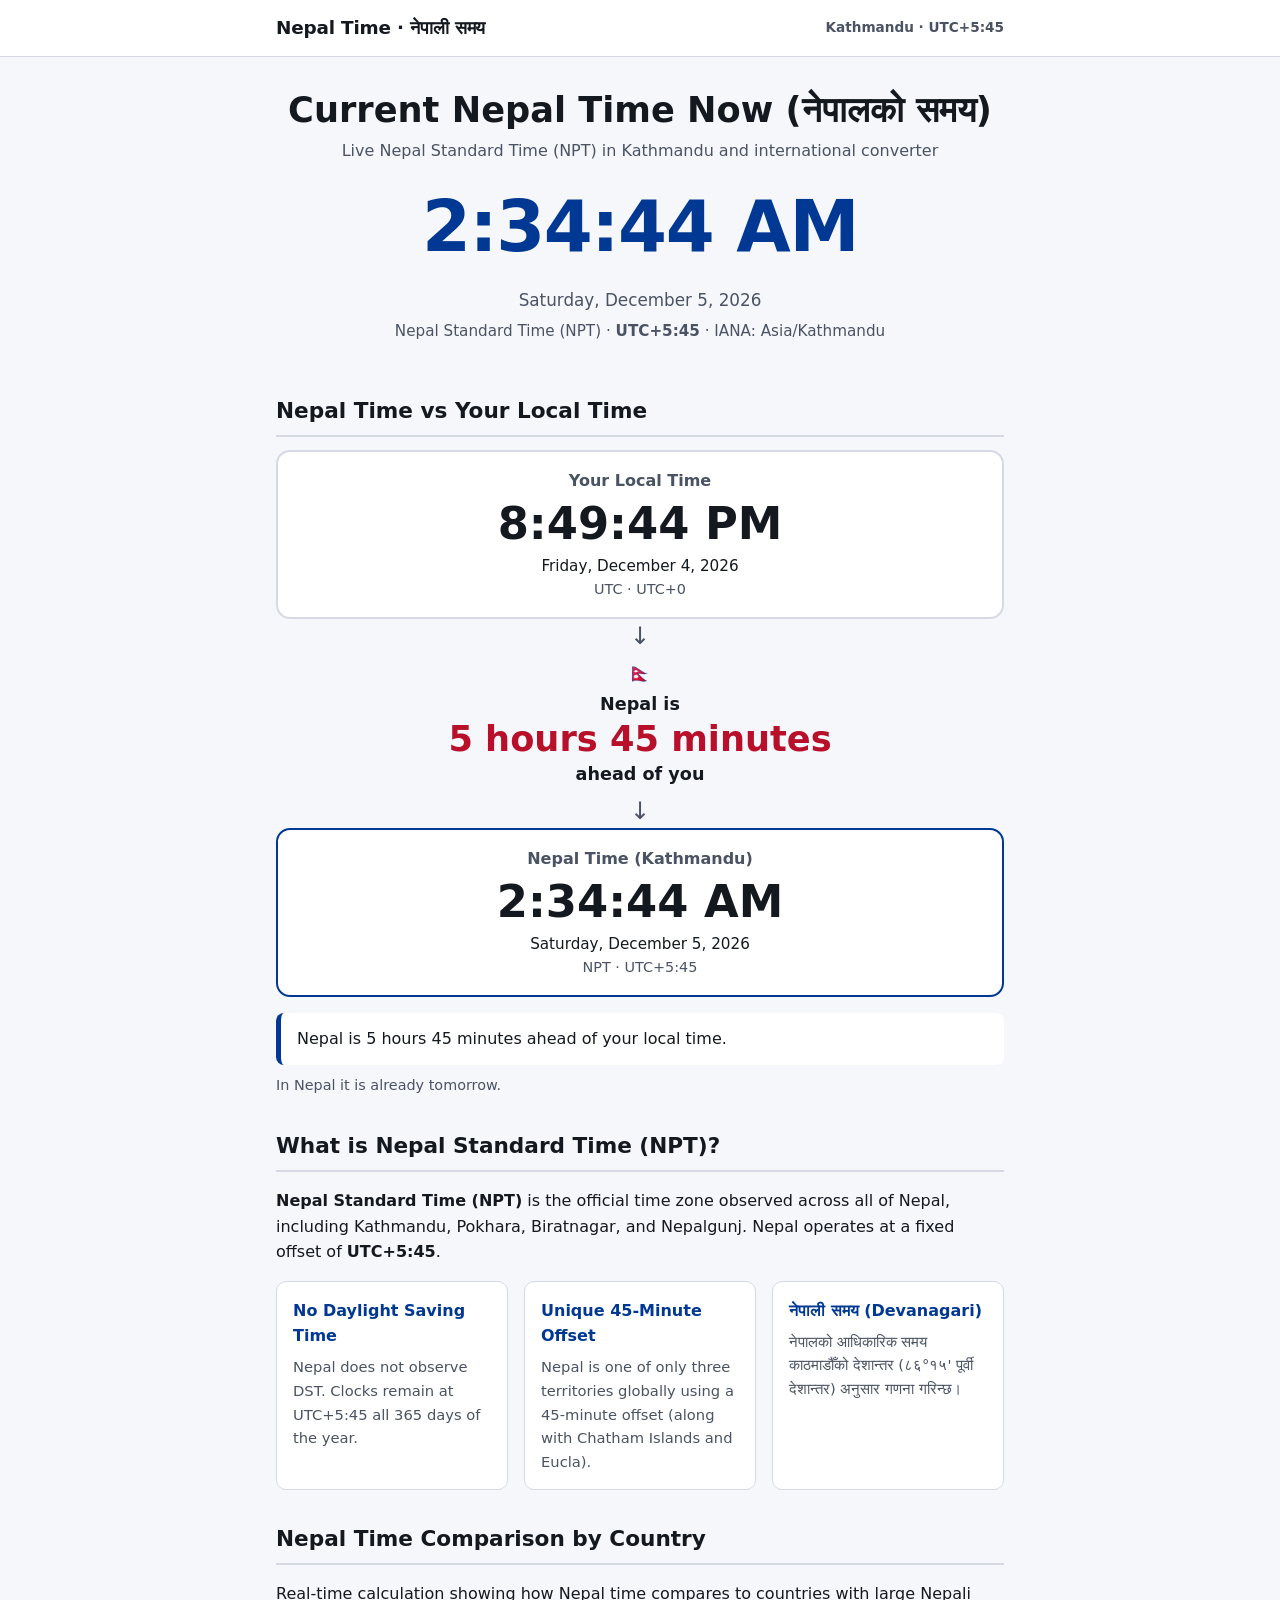
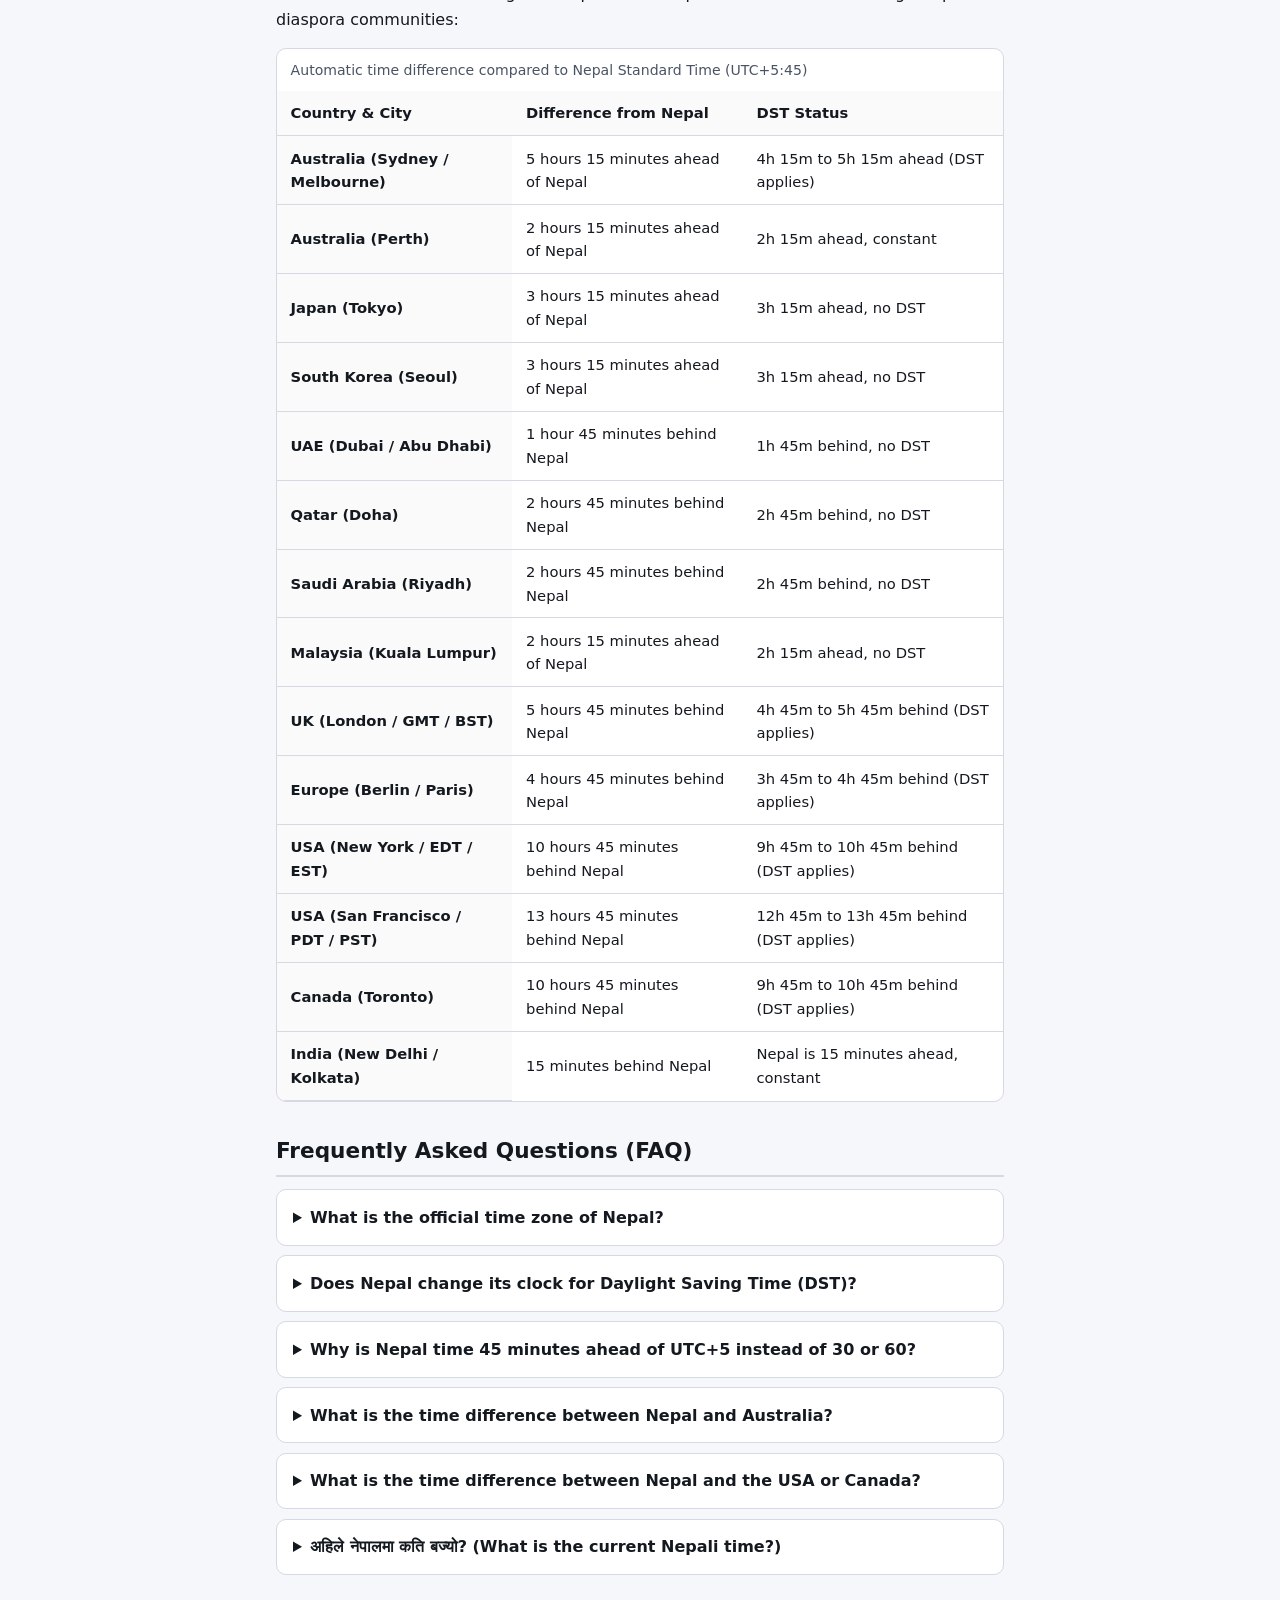
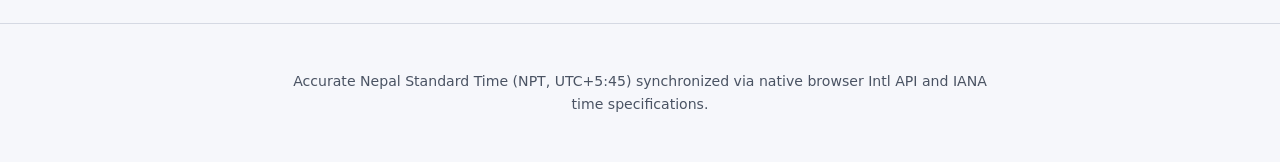
<file: time.html>
<!DOCTYPE html>
<html lang="en">
<head>
<meta charset="utf-8">
<meta name="viewport" content="width=device-width, initial-scale=1">

<!-- Primary SEO Meta Tags -->
<title>Nepal Time Now – Current Nepali Time (NPT UTC+5:45, Kathmandu)</title>
<meta name="description" content="Check exact Nepal time now (नेपाली समय) in Kathmandu (NPT, UTC+5:45). Accurate live time difference for Nepalis in Australia, USA, UK, Japan, UAE, Canada, and Qatar.">
<meta name="keywords" content="Nepal time, Nepali time, Nepal time now, current time in Nepal, Kathmandu time, Nepal Standard Time, NPT, नेपालको समय, नेपाली समय">
<link rel="canonical" href="https://sanjaykadel.com.np/">
<meta name="robots" content="index, follow, max-image-preview:large, max-snippet:-1, max-video-preview:-1">
<meta name="theme-color" content="#003893">

<!-- Open Graph / Facebook -->
<meta property="og:type" content="website">
<meta property="og:site_name" content="Nepal Time Now">
<meta property="og:url" content="https://sanjaykadel.com.np/">
<meta property="og:title" content="Nepal Time Now – Current Nepali Time (NPT UTC+5:45)">
<meta property="og:description" content="Exact live Nepal Standard Time (Kathmandu, UTC+5:45) and real-time difference calculator for Australia, USA, UK, Japan, Gulf countries, and worldwide.">
<meta property="og:image" content="https://sanjaykadel.com.np/og-nepal-time.png">
<meta property="og:locale" content="en_US">
<meta property="og:locale:alternate" content="ne_NP">

<!-- Twitter / X -->
<meta name="twitter:card" content="summary_large_image">
<meta name="twitter:url" content="https://sanjaykadel.com.np/">
<meta name="twitter:title" content="Nepal Time Now – Current Nepali Time (NPT, UTC+5:45)">
<meta name="twitter:description" content="Live Nepal time (Kathmandu) and instant time difference calculator for your exact local time zone.">
<meta name="twitter:image" content="https://sanjaykadel.com.np/og-nepal-time.png">
  <script async src="https://www.googletagmanager.com/gtag/js?id=G-8DGG471XEM"></script>
    <script>
      window.dataLayer = window.dataLayer || [];
      function gtag(){dataLayer.push(arguments);}
      gtag('js', new Date());
      gtag('config', 'G-8DGG471XEM');
    </script
<!-- JSON-LD Structured Data: WebSite, Organization, Breadcrumb, and FAQ -->
<script type="application/ld+json">
{
  "@context": "https://schema.org",
  "@graph": [
    {
      "@type": "WebSite",
      "@id": "https://sanjaykadel.com.np/#website",
      "url": "https://sanjaykadel.com.np/",
      "name": "Nepal Time Now",
      "description": "Live Nepal Standard Time (NPT) clock and worldwide converter",
      "inLanguage": ["en", "ne"]
    },
    {
      "@type": "Organization",
      "@id": "https://sanjaykadel.com.np/#organization",
      "name": "Nepal Time Service",
      "url": "https://sanjaykadel.com.np/",
      "logo": "https://sanjaykadel.com.np/og-nepal-time.png"
    },
    {
      "@type": "BreadcrumbList",
      "@id": "https://sanjaykadel.com.np/#breadcrumb",
      "itemListElement": [
        {
          "@type": "ListItem",
          "position": 1,
          "name": "Home",
          "item": "https://sanjaykadel.com.np/"
        },
        {
          "@type": "ListItem",
          "position": 2,
          "name": "Nepal Time Now",
          "item": "https://sanjaykadel.com.np/"
        }
      ]
    },
    {
      "@type": "WebPage",
      "@id": "https://sanjaykadel.com.np/#webpage",
      "url": "https://sanjaykadel.com.np/",
      "name": "Current Time in Nepal – Nepal Time Now (NPT, UTC+5:45)",
      "isPartOf": { "@id": "https://sanjaykadel.com.np/#website" },
      "about": { "@id": "https://sanjaykadel.com.np/#organization" },
      "description": "Live current time in Nepal (Kathmandu, NPT, UTC+5:45) with automatic conversion for global visitors.",
      "inLanguage": "en"
    },
    {
      "@type": "FAQPage",
      "@id": "https://sanjaykadel.com.np/#faq",
      "mainEntity": [
        {
          "@type": "Question",
          "name": "What is the current time zone of Nepal?",
          "acceptedAnswer": {
            "@type": "Answer",
            "text": "Nepal follows Nepal Standard Time (NPT), which is UTC+5:45 throughout the year. The IANA time zone identifier is Asia/Kathmandu."
          }
        },
        {
          "@type": "Question",
          "name": "Does Nepal observe Daylight Saving Time (DST)?",
          "acceptedAnswer": {
            "@type": "Answer",
            "text": "No, Nepal does not observe Daylight Saving Time. The time remains UTC+5:45 all year round. Time differences with countries like Australia, the UK, the USA, and Canada shift by 1 hour when those countries enter or exit DST."
          }
        },
        {
          "@type": "Question",
          "name": "What is the time difference between Nepal and Australia?",
          "acceptedAnswer": {
            "@type": "Answer",
            "text": "Sydney/Melbourne (AEST/AEDT) is typically 4 hours 15 minutes ahead of Nepal during standard winter time, and 5 hours 15 minutes ahead during daylight saving time. Perth (AWST) is 2 hours 15 minutes ahead all year."
          }
        },
        {
          "@type": "Question",
          "name": "What is the time difference between Nepal and the USA or Canada?",
          "acceptedAnswer": {
            "@type": "Answer",
            "text": "Nepal is 9 hours 45 minutes ahead of US/Canada Eastern Time (EDT) in summer, and 10 hours 45 minutes ahead during standard winter time (EST). Compared to Pacific Time (PST/PDT), Nepal is 12 hours 45 minutes to 13 hours 45 minutes ahead."
          }
        },
        {
          "@type": "Question",
          "name": "What is the time difference between Nepal and the Gulf (UAE, Qatar, Saudi Arabia)?",
          "acceptedAnswer": {
            "@type": "Answer",
            "text": "Gulf countries do not use DST. Nepal is 1 hour 45 minutes ahead of the UAE (Dubai, UTC+4), and 2 hours 45 minutes ahead of Qatar (Doha), Saudi Arabia (Riyadh), and Kuwait (UTC+3) all year."
          }
        },
        {
          "@type": "Question",
          "name": "Why does Nepal have a 45-minute offset (UTC+5:45)?",
          "acceptedAnswer": {
            "@type": "Answer",
            "text": "Nepal adopted UTC+5:45 in 1986 based on the meridian passing through Gauri Sankar mountain east of Kathmandu (86°15'E longitude), aligning national time closely with true local solar time while maintaining a distinct standard offset from India (UTC+5:30)."
          }
        },
        {
          "@type": "Question",
          "name": "अहिले नेपालमा कति बज्यो? (What time is it in Nepal right now?)",
          "acceptedAnswer": {
            "@type": "Answer",
            "text": "नेपालमा आधिकारिक रूपमा नेपाल मानक समय (NPT, UTC+5:45) लागू हुन्छ। यस वेबसाइटको माथिल्लो घडीले काठमाडौँको वास्तविक लाइभ समय र मिति देखाउँछ।"
          }
        }
      ]
    }
  ]
}
</script>

<style>
:root{
  --bg:#f6f7fb; --card:#ffffff; --ink:#14181f; --muted:#4a5363; --line:#d5d9e3;
  --blue:#003893; --red:#b80f2a; --focus:#0a5cff;
  --font:system-ui,-apple-system,"Segoe UI",Roboto,"Helvetica Neue",Arial,sans-serif;
}
@media (prefers-color-scheme:dark){
  :root:not([data-theme="light"]){
    --bg:#0e1118; --card:#171b25; --ink:#eef1f7; --muted:#a9b2c3; --line:#2c3344;
    --blue:#8fb3ff; --red:#ff7b8f; --focus:#8fb3ff;
  }
}
*{box-sizing:border-box}
html{-webkit-text-size-adjust:100%}
body{margin:0;background:var(--bg);color:var(--ink);font-family:var(--font);line-height:1.6}
a{color:var(--blue)}
:focus-visible{outline:3px solid var(--focus);outline-offset:3px;border-radius:4px}
.skip{position:absolute;left:-999px;top:0;background:var(--blue);color:#fff;padding:.6rem 1rem;z-index:10}
.skip:focus{left:8px;top:8px}
.wrap{max-width:760px;margin:0 auto;padding:0 1rem}

.site-header{border-bottom:1px solid var(--line);background:var(--card)}
.site-header .wrap{display:flex;align-items:center;justify-content:space-between;min-height:56px}
.brand{font-weight:800;font-size:1.15rem;letter-spacing:-.01em;color:var(--ink);text-decoration:none}
.brand:hover{color:var(--blue);text-decoration:underline}
.nav-tag{font-size:.85rem;color:var(--muted);font-weight:600}

.hero{text-align:center;padding:2rem 0 1.2rem}
h1{font-size:clamp(1.6rem,5vw,2.2rem);margin:0 0 .4rem;line-height:1.2}
.hero-sub{color:var(--muted);font-size:1rem;margin:0 0 .5rem}
.big-clock{min-height:1.2em;font-size:clamp(2.6rem,12vw,4.4rem);font-weight:700;font-variant-numeric:tabular-nums;letter-spacing:-.02em;margin:.2rem 0;color:var(--blue)}
.date{min-height:1.4em;margin:0;color:var(--muted);font-size:1.05rem}
.tz{margin:.3rem 0 0;color:var(--muted);font-size:.95rem}

section{margin:2rem 0}
h2{font-size:1.35rem;margin:0 0 .8rem;border-bottom:2px solid var(--line);padding-bottom:.4rem}
h3{font-size:1.1rem;margin:1rem 0 .3rem}

.compare{display:flex;flex-direction:column;align-items:stretch;gap:.3rem}
.tile{background:var(--card);border:2px solid var(--line);border-radius:14px;padding:1rem 1.2rem;text-align:center}
.tile h3{font-size:1rem;color:var(--muted);font-weight:600;margin:0}
.tile .t{font-size:clamp(2rem,9vw,2.8rem);font-weight:700;font-variant-numeric:tabular-nums;line-height:1.2;margin:.2rem 0}
.tile .d{margin:0;font-size:.95rem}
.tile .z{margin:0;color:var(--muted);font-size:.9rem;overflow-wrap:anywhere}
.tile.nepal{border-color:var(--blue)}
.arrow{text-align:center;font-size:1.5rem;color:var(--muted);line-height:1}
.diff{text-align:center;padding:.4rem .5rem}
.diff .flag{font-size:1.2rem}
.diff .amount{display:block;font-size:clamp(1.5rem,7vw,2.2rem);font-weight:800;line-height:1.2;color:var(--red)}
.diff .dir{display:block;font-size:1.1rem;font-weight:600}
.diff.same .amount{color:var(--blue)}
.sentence{background:var(--card);border-left:5px solid var(--blue);border-radius:8px;padding:.8rem 1rem;margin:1rem 0 0;font-weight:500}
.note{color:var(--muted);font-size:.9rem;margin:.6rem 0 0}

.tablewrap{overflow-x:auto;border:1px solid var(--line);border-radius:10px;background:var(--card);margin-top:.8rem}
table{border-collapse:collapse;width:100%;min-width:520px}
th,td{padding:.65rem .85rem;text-align:left;border-bottom:1px solid var(--line);font-size:.92rem}
th{font-weight:700;background:rgba(0,0,0,0.02)}
tr:last-child td{border-bottom:0}
caption{text-align:left;padding:.6rem .85rem;color:var(--muted);font-size:.88rem}

details{background:var(--card);border:1px solid var(--line);border-radius:10px;margin:.6rem 0;padding:.2rem 1rem}
summary{cursor:pointer;font-weight:600;padding:.7rem 0}
details p{margin:.2rem 0 .8rem}

.info-grid{display:grid;grid-template-columns:repeat(auto-fit,minmax(220px,1fr));gap:1rem;margin-top:.8rem}
.info-card{background:var(--card);border:1px solid var(--line);border-radius:10px;padding:1rem}
.info-card h4{margin:0 0 .4rem;font-size:1rem;color:var(--blue)}
.info-card p{margin:0;font-size:.92rem;color:var(--muted)}

footer{border-top:1px solid var(--line);margin-top:3rem;padding:2rem 0;color:var(--muted);font-size:.88rem;text-align:center}
@media (prefers-reduced-motion:reduce){*{scroll-behavior:auto!important}}
</style>
</head>
<body>
<a class="skip" href="#compare-section">Skip to time comparison</a>

<header class="site-header">
  <div class="wrap">
    <a class="brand" href="https://sanjaykadel.com.np" aria-label="Nepal Time Homepage">Nepal Time · नेपाली समय</a>
    <span class="nav-tag">Kathmandu · UTC+5:45</span>
  </div>
</header>

<div class="hero">
  <div class="wrap">
    <h1>Current Nepal Time Now (नेपालको समय)</h1>
    <p class="hero-sub">Live Nepal Standard Time (NPT) in Kathmandu and international converter</p>
    
    <div class="big-clock" id="hero-time" role="timer" aria-live="off" aria-label="Live current time in Nepal">--:--:--</div>
    <p class="date" id="hero-date">Loading current date…</p>
    <p class="tz">Nepal Standard Time (NPT) · <strong>UTC+5:45</strong> · IANA: Asia/Kathmandu</p>
    <noscript><p class="note">Please enable JavaScript to view real-time second updates and automatic zone detection.</p></noscript>
  </div>
</div>

<main id="main" class="wrap">

  <section id="compare-section" aria-labelledby="compare-heading">
    <h2 id="compare-heading">Nepal Time vs Your Local Time</h2>

    <div class="compare">
      <div class="tile" id="local-tile">
        <h3>Your Local Time</h3>
        <div class="t" id="local-time" role="timer" aria-live="off">--:--:--</div>
        <p class="d" id="local-date">&nbsp;</p>
        <p class="z" id="local-zone">Detecting local browser zone…</p>
      </div>

      <div class="arrow" aria-hidden="true">↓</div>

      <div class="diff" id="diff-box">
        <span class="flag" aria-hidden="true">🇳🇵</span>
        <span class="dir" id="diff-lead">Nepal is</span>
        <span class="amount" id="diff-amount">—</span>
        <span class="dir" id="diff-dir">&nbsp;</span>
      </div>

      <div class="arrow" aria-hidden="true">↓</div>

      <div class="tile nepal">
        <h3>Nepal Time (Kathmandu)</h3>
        <div class="t" id="nepal-time" role="timer" aria-live="off">--:--:--</div>
        <p class="d" id="nepal-date">&nbsp;</p>
        <p class="z">NPT · UTC+5:45</p>
      </div>
    </div>

    <p class="sentence" id="diff-sentence" aria-live="polite">Detecting time difference…</p>
    <p class="note" id="day-note"></p>
  </section>

  <section aria-labelledby="about-heading">
    <h2 id="about-heading">What is Nepal Standard Time (NPT)?</h2>
    <p><strong>Nepal Standard Time (NPT)</strong> is the official time zone observed across all of Nepal, including Kathmandu, Pokhara, Biratnagar, and Nepalgunj. Nepal operates at a fixed offset of <strong>UTC+5:45</strong>.</p>
    
    <div class="info-grid">
      <div class="info-card">
        <h4>No Daylight Saving Time</h4>
        <p>Nepal does not observe DST. Clocks remain at UTC+5:45 all 365 days of the year.</p>
      </div>
      <div class="info-card">
        <h4>Unique 45-Minute Offset</h4>
        <p>Nepal is one of only three territories globally using a 45-minute offset (along with Chatham Islands and Eucla).</p>
      </div>
      <div class="info-card">
        <h4>नेपाली समय (Devanagari)</h4>
        <p>नेपालको आधिकारिक समय काठमाडौँको देशान्तर (८६°१५' पूर्वी देशान्तर) अनुसार गणना गरिन्छ।</p>
      </div>
    </div>
  </section>

  <section aria-labelledby="table-heading">
    <h2 id="table-heading">Nepal Time Comparison by Country</h2>
    <p>Real-time calculation showing how Nepal time compares to countries with large Nepali diaspora communities:</p>
    <div class="tablewrap">
      <table>
        <caption>Automatic time difference compared to Nepal Standard Time (UTC+5:45)</caption>
        <thead>
          <tr>
            <th scope="col">Country & City</th>
            <th scope="col">Difference from Nepal</th>
            <th scope="col">DST Status</th>
          </tr>
        </thead>
        <tbody id="ref-rows">
          <tr><th scope="row">Australia (Sydney / Melbourne)</th><td data-tz="Australia/Sydney">—</td><td>4h 15m to 5h 15m ahead (DST applies)</td></tr>
          <tr><th scope="row">Australia (Perth)</th><td data-tz="Australia/Perth">—</td><td>2h 15m ahead, constant</td></tr>
          <tr><th scope="row">Japan (Tokyo)</th><td data-tz="Asia/Tokyo">—</td><td>3h 15m ahead, no DST</td></tr>
          <tr><th scope="row">South Korea (Seoul)</th><td data-tz="Asia/Seoul">—</td><td>3h 15m ahead, no DST</td></tr>
          <tr><th scope="row">UAE (Dubai / Abu Dhabi)</th><td data-tz="Asia/Dubai">—</td><td>1h 45m behind, no DST</td></tr>
          <tr><th scope="row">Qatar (Doha)</th><td data-tz="Asia/Qatar">—</td><td>2h 45m behind, no DST</td></tr>
          <tr><th scope="row">Saudi Arabia (Riyadh)</th><td data-tz="Asia/Riyadh">—</td><td>2h 45m behind, no DST</td></tr>
          <tr><th scope="row">Malaysia (Kuala Lumpur)</th><td data-tz="Asia/Kuala_Lumpur">—</td><td>2h 15m ahead, no DST</td></tr>
          <tr><th scope="row">UK (London / GMT / BST)</th><td data-tz="Europe/London">—</td><td>4h 45m to 5h 45m behind (DST applies)</td></tr>
          <tr><th scope="row">Europe (Berlin / Paris)</th><td data-tz="Europe/Berlin">—</td><td>3h 45m to 4h 45m behind (DST applies)</td></tr>
          <tr><th scope="row">USA (New York / EDT / EST)</th><td data-tz="America/New_York">—</td><td>9h 45m to 10h 45m behind (DST applies)</td></tr>
          <tr><th scope="row">USA (San Francisco / PDT / PST)</th><td data-tz="America/Los_Angeles">—</td><td>12h 45m to 13h 45m behind (DST applies)</td></tr>
          <tr><th scope="row">Canada (Toronto)</th><td data-tz="America/Toronto">—</td><td>9h 45m to 10h 45m behind (DST applies)</td></tr>
          <tr><th scope="row">India (New Delhi / Kolkata)</th><td data-tz="Asia/Kolkata">—</td><td>Nepal is 15 minutes ahead, constant</td></tr>
        </tbody>
      </table>
    </div>
  </section>

  <section aria-labelledby="faq-heading">
    <h2 id="faq-heading">Frequently Asked Questions (FAQ)</h2>
    <details>
      <summary>What is the official time zone of Nepal?</summary>
      <p>Nepal operates on Nepal Standard Time (NPT), with an offset of UTC+5:45. In computer and operating systems, its official IANA time zone identifier is <code>Asia/Kathmandu</code>.</p>
    </details>
    <details>
      <summary>Does Nepal change its clock for Daylight Saving Time (DST)?</summary>
      <p>No. Nepal never changes its clock. The time gap between Nepal and countries that do change clocks (such as the UK, USA, Canada, and parts of Australia) changes by exactly 1 hour during their seasonal transitions.</p>
    </details>
    <details>
      <summary>Why is Nepal time 45 minutes ahead of UTC+5 instead of 30 or 60?</summary>
      <p>In 1986, Nepal defined its standard meridian at 86°15' East longitude, which runs across the Gaurishankar mountain peak. This keeps standard time aligned with natural solar midday in Kathmandu and across the country.</p>
    </details>
    <details>
      <summary>What is the time difference between Nepal and Australia?</summary>
      <p>Eastern Australia (Sydney, Melbourne, Brisbane) is ahead of Nepal. Sydney and Melbourne are 4 hours 15 minutes ahead during Australian winter, and 5 hours 15 minutes ahead during Australian daylight saving time (summer). Western Australia (Perth) is 2 hours 15 minutes ahead all year.</p>
    </details>
    <details>
      <summary>What is the time difference between Nepal and the USA or Canada?</summary>
      <p>Nepal is ahead of North America. When New York and Toronto are on Daylight Saving Time (EDT), Nepal is 9 hours 45 minutes ahead. In the winter (EST), Nepal is 10 hours 45 minutes ahead.</p>
    </details>
    <details>
      <summary>अहिले नेपालमा कति बज्यो? (What is the current Nepali time?)</summary>
      <p>नेपालमा अहिलेको वास्तविक समय माथिको लाइभ घडीमा प्रदर्शित छ। नेपाल भारतभन्दा १५ मिनेट अगाडि छ भने दुबई र कतारभन्दा क्रमशः १ घण्टा ४५ मिनेट र २ घण्टा ४५ मिनेट अगाडि छ।</p>
    </details>
  </section>
</main>

<footer>
  <div class="wrap">
    <p>Accurate Nepal Standard Time (NPT, UTC+5:45) synchronized via native browser Intl API and IANA time specifications.</p>
  </div>
</footer>

<script>
(function () {
  'use strict';

  var NEPAL_TZ = 'Asia/Kathmandu';
  var cache = {};

  function getFormatter(tz) {
    if (!cache[tz]) {
      cache[tz] = new Intl.DateTimeFormat('en-US', {
        timeZone: tz, hourCycle: 'h23',
        year: 'numeric', month: 'numeric', day: 'numeric',
        hour: 'numeric', minute: 'numeric', second: 'numeric'
      });
    }
    return cache[tz];
  }

  function getParts(tz, date) {
    var p = {}, list = getFormatter(tz).formatToParts(date);
    for (var i = 0; i < list.length; i++) {
      if (list[i].type !== 'literal') p[list[i].type] = parseInt(list[i].value, 10);
    }
    if (p.hour === 24) p.hour = 0;
    return p;
  }

  function getOffsetMinutes(tz, date) {
    var p = getParts(tz, date);
    var wallAsUTC = Date.UTC(p.year, p.month - 1, p.day, p.hour, p.minute, p.second);
    var instant = Math.floor(date.getTime() / 1000) * 1000;
    return Math.round((wallAsUTC - instant) / 60000);
  }

  function getDifferenceMinutes(targetTz, date) {
    return getOffsetMinutes(NEPAL_TZ, date) - getOffsetMinutes(targetTz, date);
  }

  function plural(n, word) { return n + ' ' + word + (n === 1 ? '' : 's'); }

  function durationText(totalMinutes) {
    var abs = Math.abs(totalMinutes), h = Math.floor(abs / 60), m = abs % 60, out = [];
    if (h) out.push(plural(h, 'hour'));
    if (m) out.push(plural(m, 'minute'));
    return out.join(' ');
  }

  function formatOffset(mins) {
    var sign = mins < 0 ? '-' : '+', abs = Math.abs(mins), h = Math.floor(abs / 60), m = abs % 60;
    return 'UTC' + sign + h + (m ? ':' + (m < 10 ? '0' : '') + m : '');
  }

  function dayDelta(visitorTz, date) {
    var n = getParts(NEPAL_TZ, date), v = getParts(visitorTz, date);
    return Math.round((Date.UTC(n.year, n.month - 1, n.day) - Date.UTC(v.year, v.month - 1, v.day)) / 86400000);
  }

  function describe(diff) {
    if (diff === 0) return { amount: '', dir: 'the same as', sentence: 'Nepal and your local time are the same.' };
    var dir = diff > 0 ? 'ahead of' : 'behind', amt = durationText(diff);
    return { amount: amt, dir: dir, sentence: 'Nepal is ' + amt + ' ' + dir + ' your local time.' };
  }

  var $ = function (id) { return document.getElementById(id); };
  var timeFmt = {}, dateFmt = {};

  function fmtTime(tz, date, locale) {
    var k = tz + '|' + locale;
    if (!timeFmt[k]) timeFmt[k] = new Intl.DateTimeFormat(locale, { timeZone: tz, hour: 'numeric', minute: '2-digit', second: '2-digit' });
    return timeFmt[k].format(date);
  }
  function fmtDate(tz, date, locale) {
    var k = tz + '|' + locale;
    if (!dateFmt[k]) dateFmt[k] = new Intl.DateTimeFormat(locale, { timeZone: tz, weekday: 'long', year: 'numeric', month: 'long', day: 'numeric' });
    return dateFmt[k].format(date);
  }
  function setText(el, txt) { if (el && el.textContent !== txt) el.textContent = txt; }

  var visitorTz;
  try { visitorTz = Intl.DateTimeFormat().resolvedOptions().timeZone; } catch (e) {}
  var tzOk = false;
  if (visitorTz) { try { getFormatter(visitorTz); tzOk = true; } catch (e) {} }

  var els = {
    heroTime: $('hero-time'), heroDate: $('hero-date'),
    lTime: $('local-time'), lDate: $('local-date'), lZone: $('local-zone'),
    nTime: $('nepal-time'), nDate: $('nepal-date'),
    amount: $('diff-amount'), dir: $('diff-dir'), lead: $('diff-lead'), box: $('diff-box'),
    sentence: $('diff-sentence'), dayNote: $('day-note')
  };
  var refCells = document.querySelectorAll('#ref-rows td[data-tz]');

  function updateTable(now) {
    for (var i = 0; i < refCells.length; i++) {
      var tz = refCells[i].getAttribute('data-tz');
      try {
        var diff = getDifferenceMinutes(tz, now);
        if (diff === 0) {
          setText(refCells[i], 'Same time as Nepal');
        } else if (diff > 0) {
          setText(refCells[i], durationText(diff) + ' behind Nepal');
        } else {
          setText(refCells[i], durationText(diff) + ' ahead of Nepal');
        }
      } catch (e) {}
    }
  }

  function tick() {
    var now = new Date();

    var nepalTime = fmtTime(NEPAL_TZ, now, 'en-US');
    var nepalDate = fmtDate(NEPAL_TZ, now, 'en-US');
    setText(els.heroTime, nepalTime);
    setText(els.heroDate, nepalDate);
    setText(els.nTime, nepalTime);
    setText(els.nDate, nepalDate);

    updateTable(now);

    if (!tzOk) {
      setText(els.lTime, '—');
      setText(els.lZone, 'Browser time zone unavailable');
      setText(els.amount, '—');
      setText(els.dir, '');
      setText(els.sentence, 'Could not detect your local time zone. Live Nepal time is displayed above.');
      return;
    }

    setText(els.lTime, fmtTime(visitorTz, now, undefined));
    setText(els.lDate, fmtDate(visitorTz, now, undefined));
    setText(els.lZone, visitorTz.replace(/_/g, ' ') + ' · ' + formatOffset(getOffsetMinutes(visitorTz, now)));

    var diff = getDifferenceMinutes(visitorTz, now);
    var r = describe(diff);

    if (diff === 0) {
      setText(els.lead, 'Nepal and your local time are');
      setText(els.amount, 'identical');
      setText(els.dir, '');
      els.box.classList.add('same');
    } else {
      setText(els.lead, 'Nepal is');
      setText(els.amount, r.amount);
      setText(els.dir, r.dir === 'ahead of' ? 'ahead of you' : 'behind you');
      els.box.classList.remove('same');
    }
    setText(els.sentence, r.sentence);

    var dd = dayDelta(visitorTz, now);
    setText(els.dayNote, dd === 0 ? 'Same calendar day in Nepal and your location.'
      : dd > 0 ? 'In Nepal it is already ' + (dd === 1 ? 'tomorrow.' : dd + ' days ahead.')
      : 'In Nepal it is still ' + (dd === -1 ? 'yesterday.' : Math.abs(dd) + ' days behind.'));
  }

  function loop() {
    tick();
    setTimeout(loop, 1000 - (Date.now() % 1000) + 5);
  }
  loop();
})();
</script>
</body>
</html>
</file>
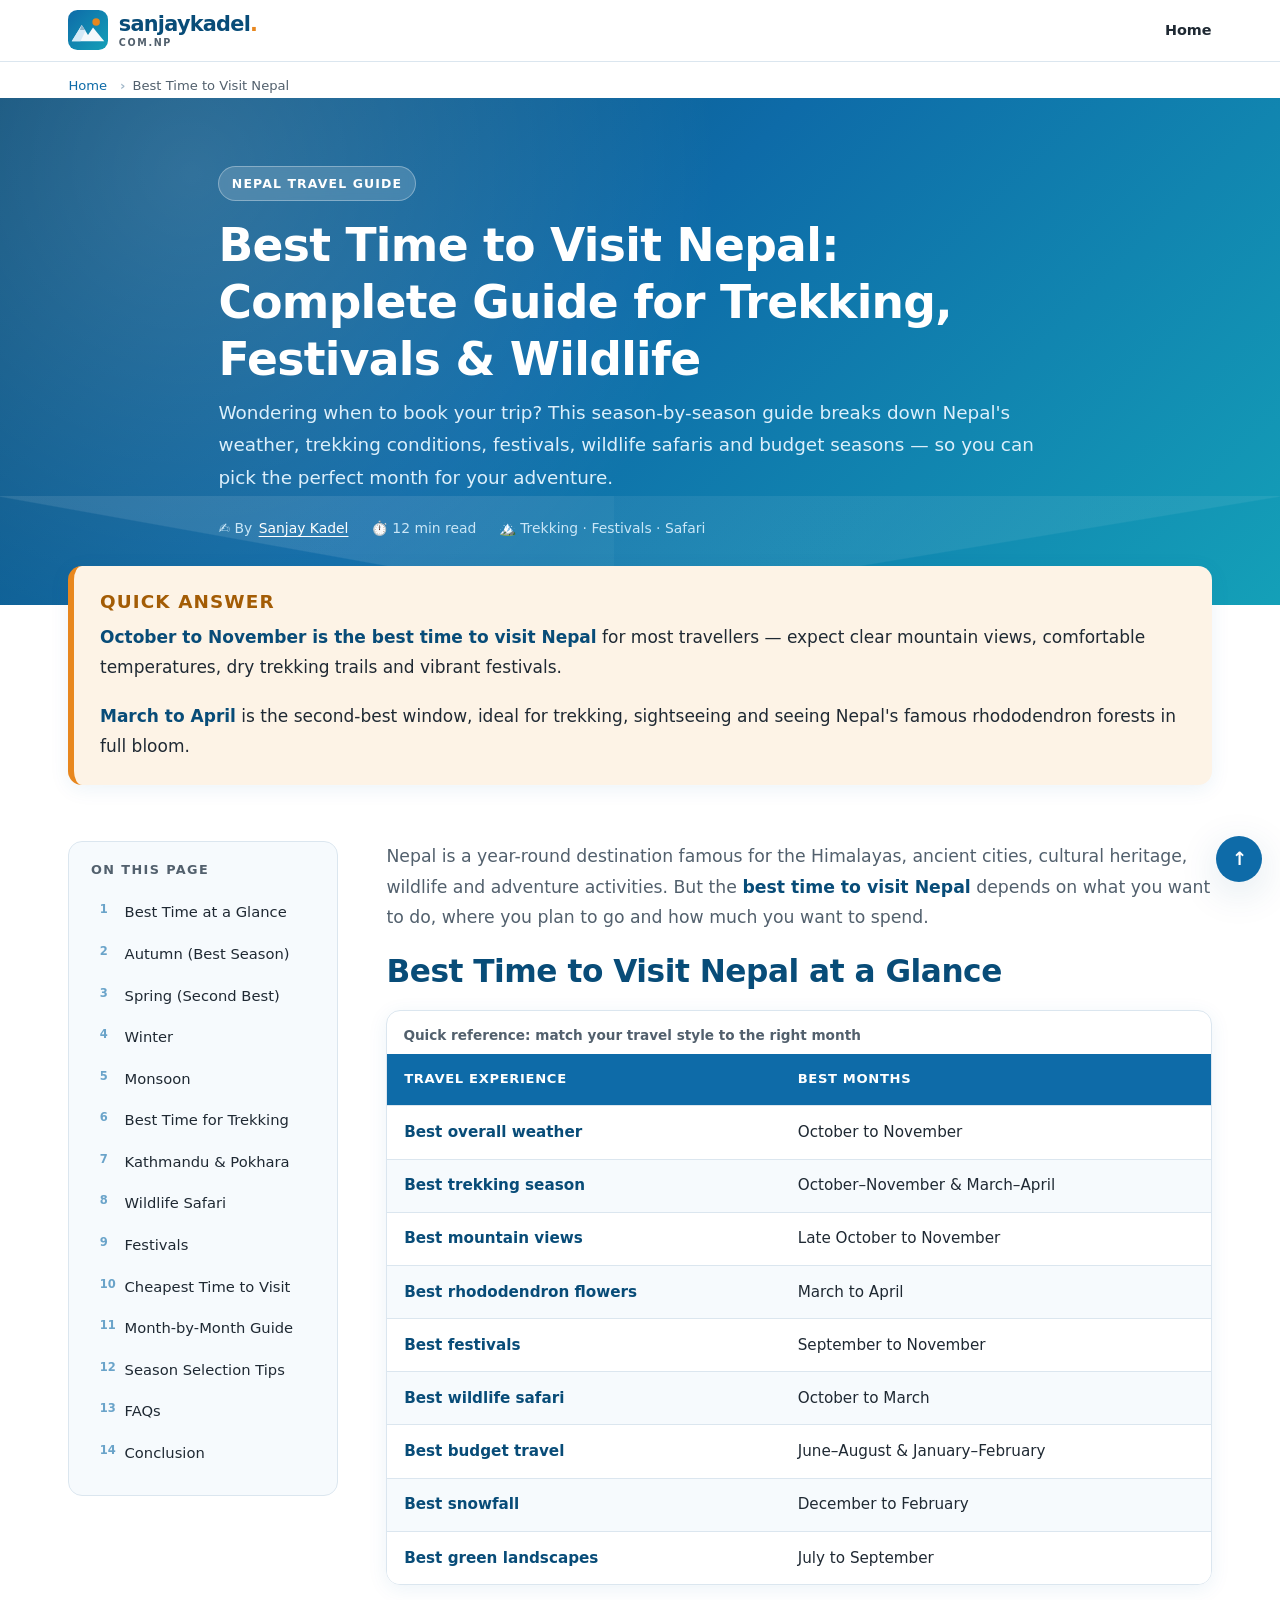
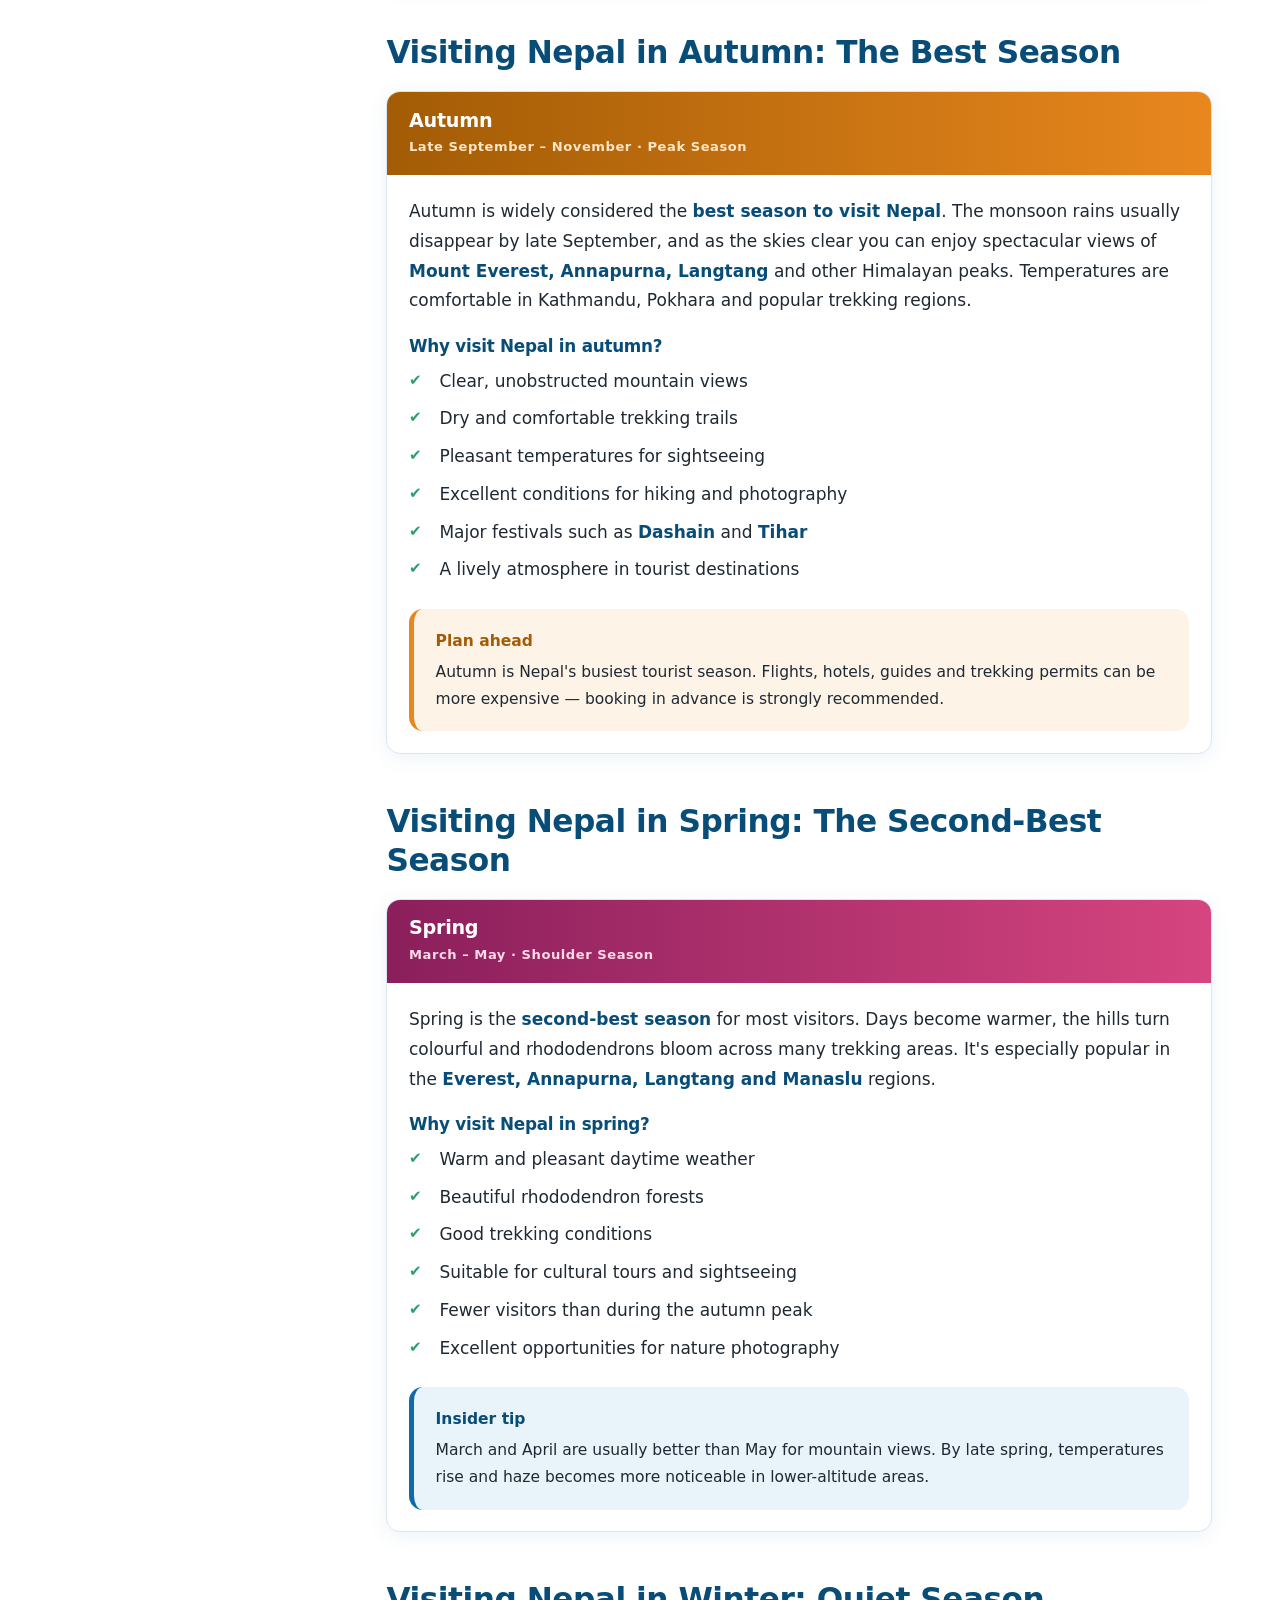
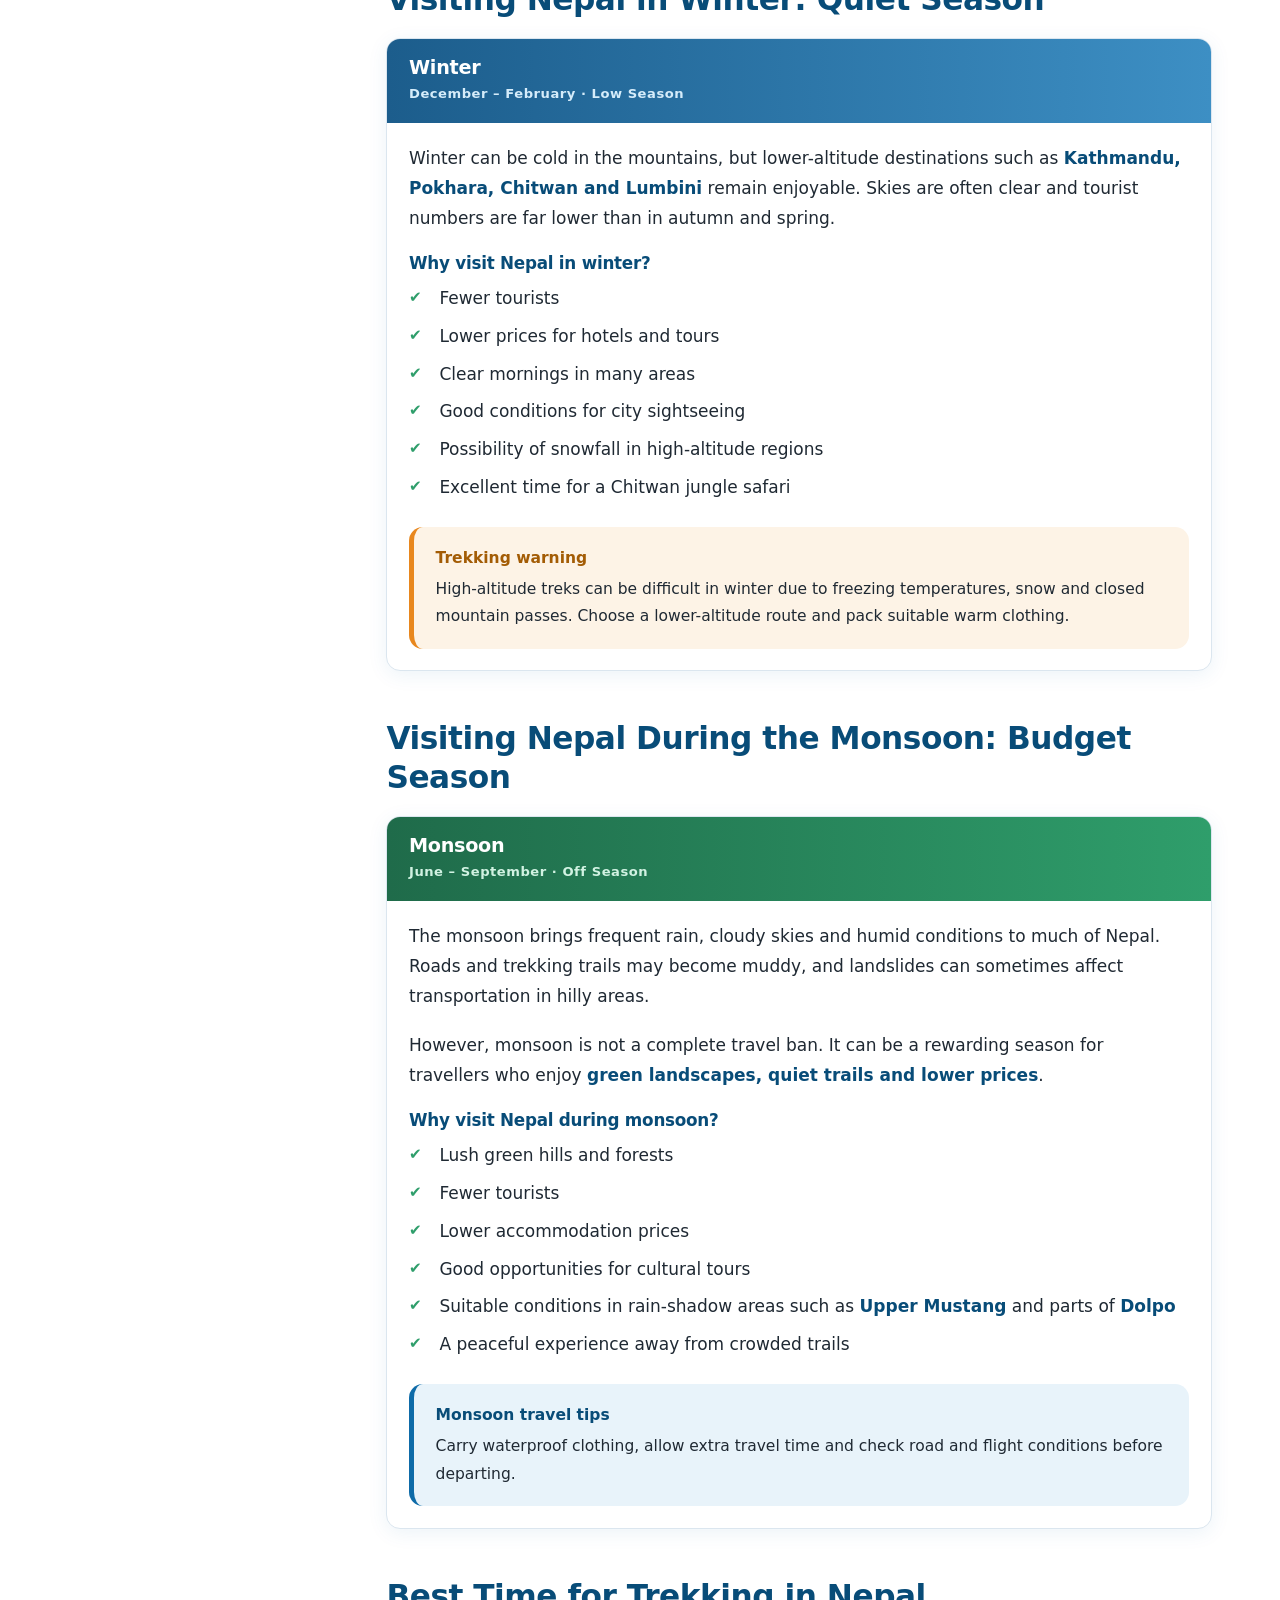
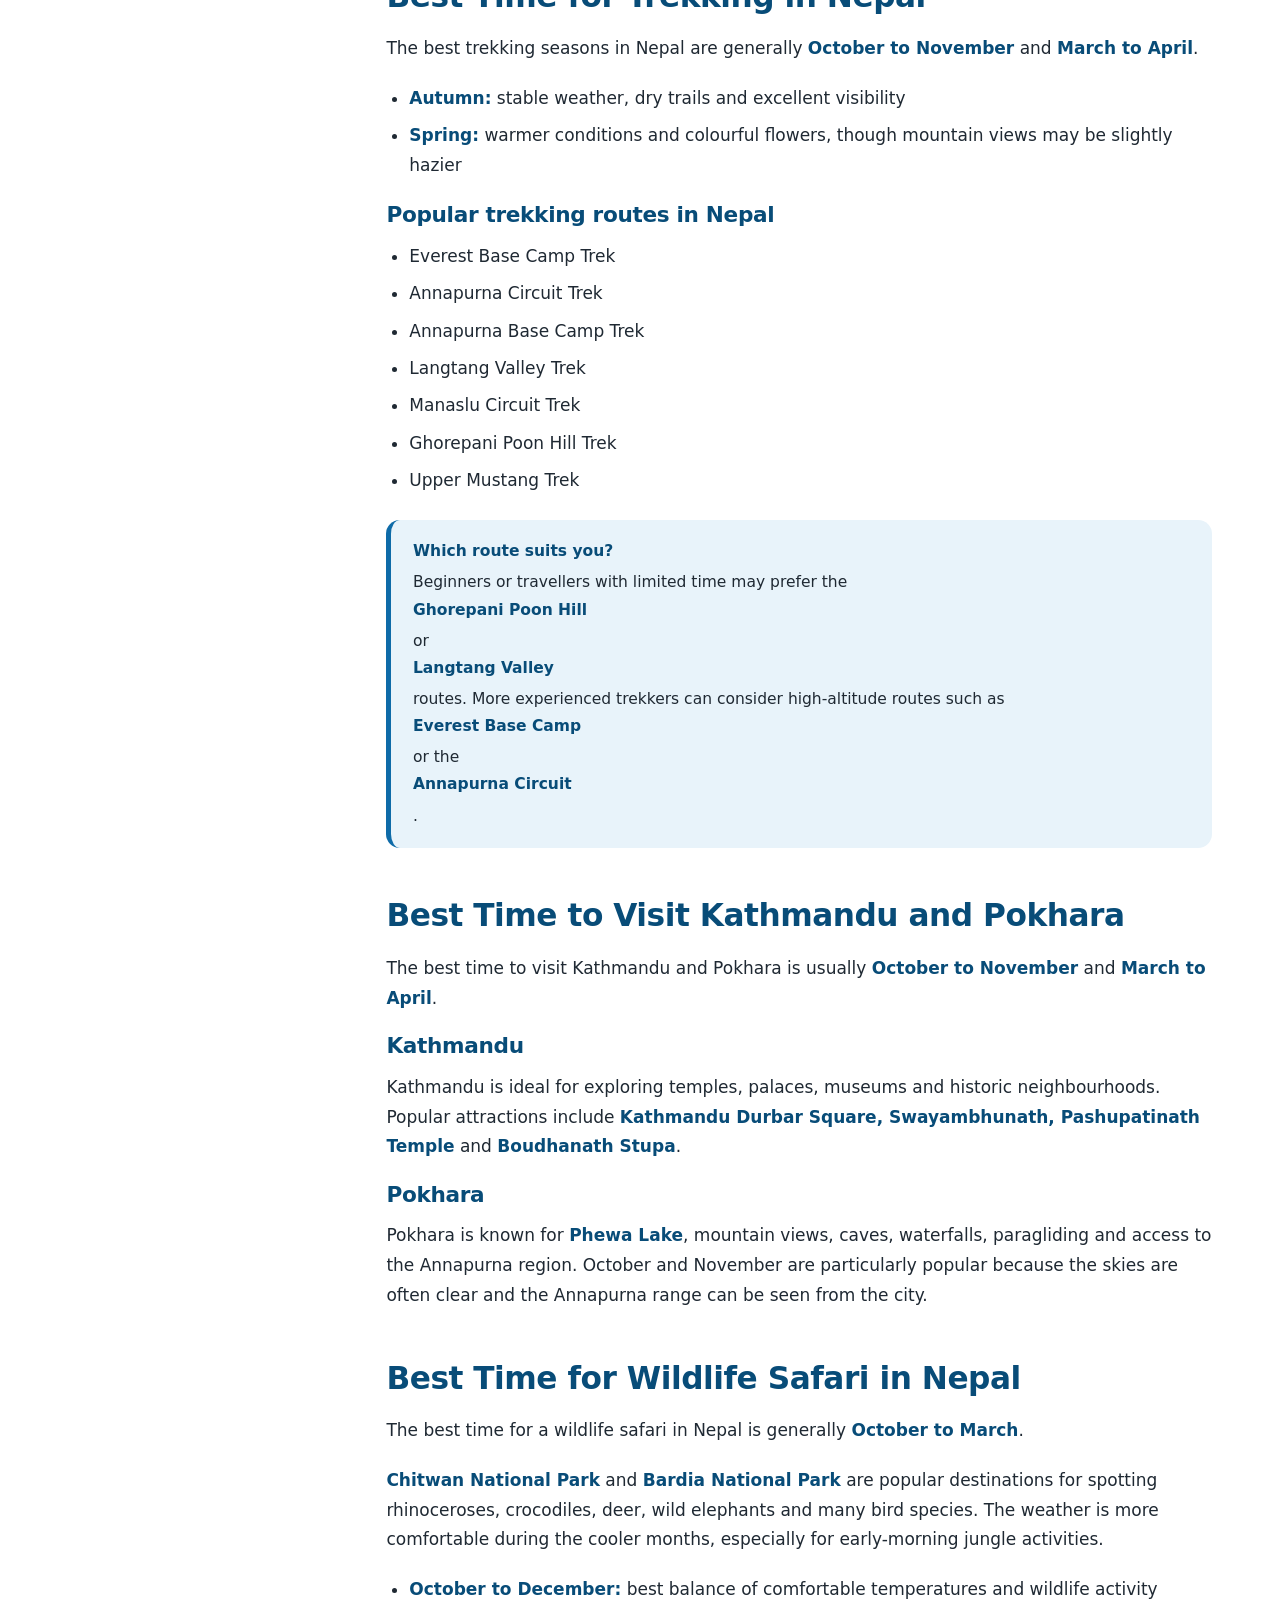
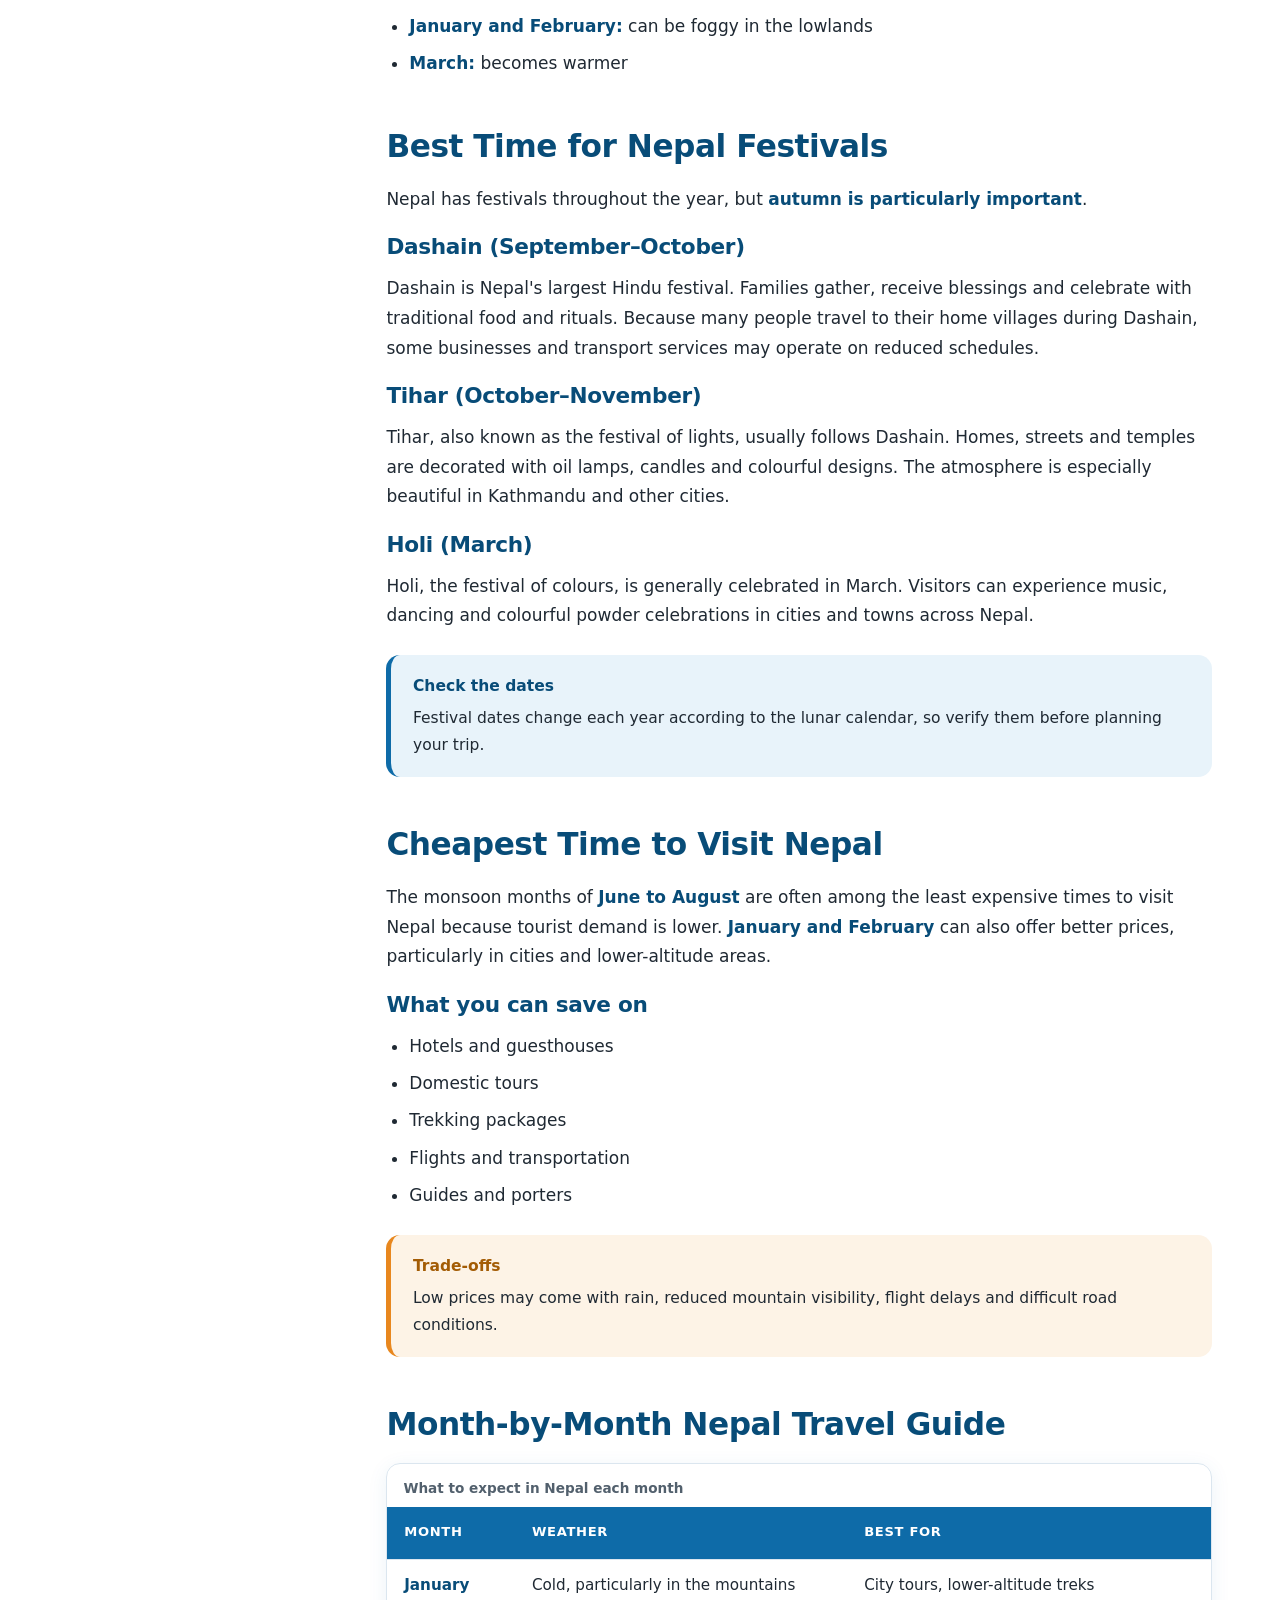
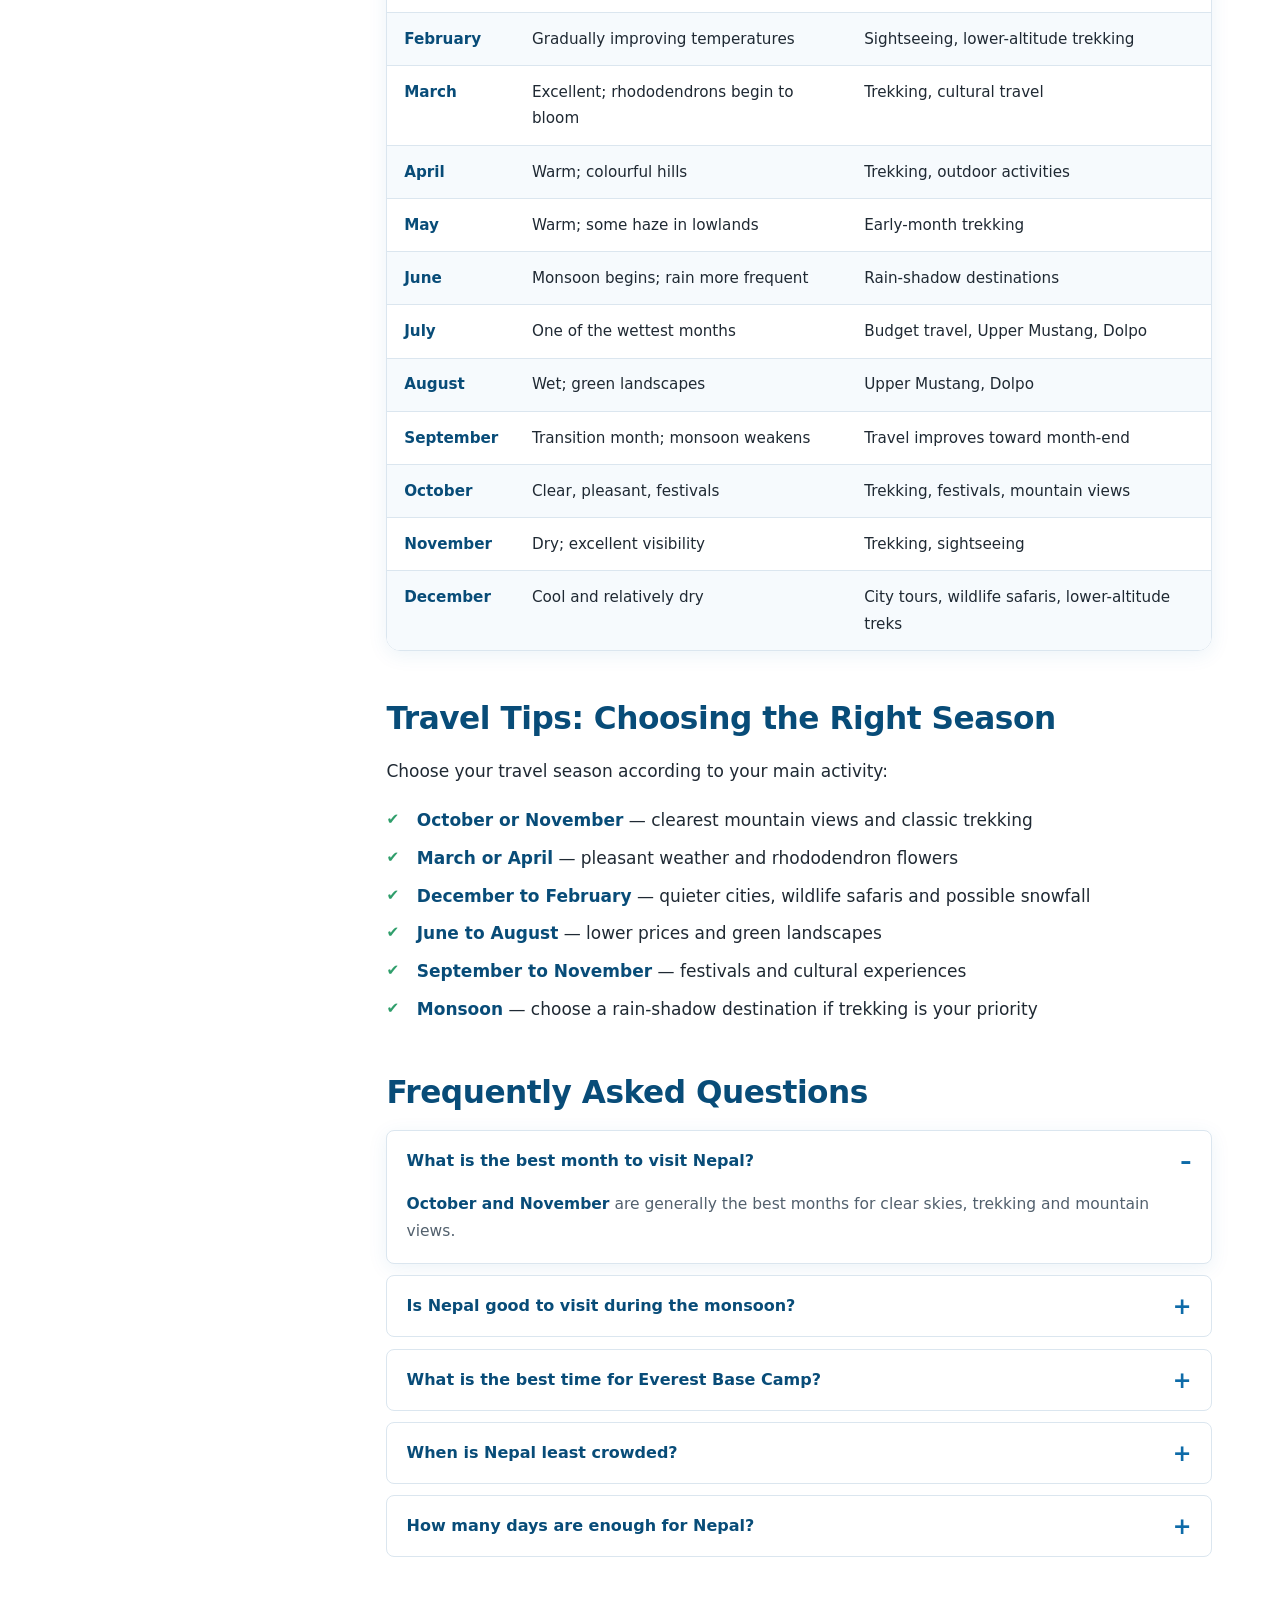
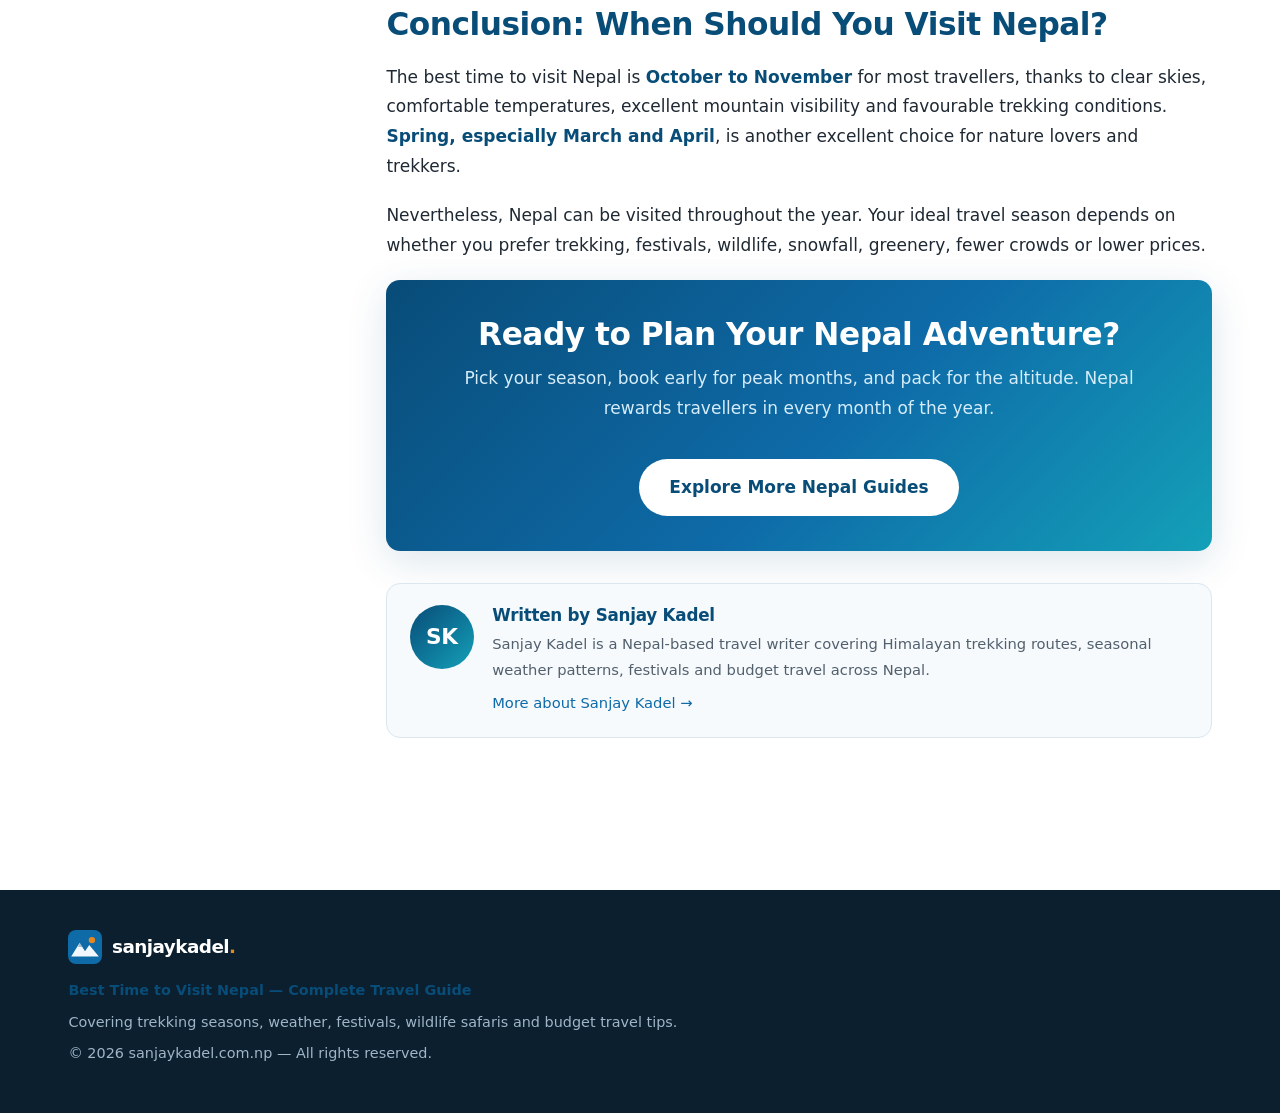
<file: VisitNepal.html>
<!DOCTYPE html>
<html lang="en">
<head>
<meta charset="UTF-8">
<meta name="viewport" content="width=device-width, initial-scale=1.0">
<meta name="theme-color" content="#0e6ba8">

<!-- ===== PRIMARY SEO META ===== -->
<title>Best Time to Visit Nepal 2024: Trekking, Festivals &amp; Wildlife Guide | Sanjay Kadel</title>
<meta name="description" content="Best time to visit Nepal for trekking, mountain views, festivals and wildlife safaris. Season-by-season weather guide, month-by-month chart and expert travel tips by Sanjay Kadel.">
<meta name="keywords" content="best time to visit Nepal, Nepal travel guide, Nepal trekking season, best season for Nepal, Nepal weather, Everest Base Camp best time, Nepal monsoon travel, Nepal festivals, Kathmandu best time to visit, Nepal budget travel, Sanjay Kadel Nepal">
<meta name="author" content="Sanjay Kadel">
<meta name="robots" content="index, follow, max-image-preview:large, max-snippet:-1, max-video-preview:-1">
<link rel="canonical" href="https://sanjaykadel.com.np/best-time-to-visit-nepal/">

<!-- ===== OPEN GRAPH / SOCIAL ===== -->
<meta property="og:type" content="article">
<meta property="og:title" content="Best Time to Visit Nepal 2024: Complete Guide for Trekking, Festivals &amp; Wildlife">
<meta property="og:description" content="October–November is the best time to visit Nepal. Full season-by-season guide with weather, trekking conditions, festivals, safaris and budget tips.">
<meta property="og:url" content="https://www.sanjaykadel.com.np/VisitNepal.html">
<meta property="og:image" content="https://sanjaykadel.com.np/images/best-time-to-visit-nepal.jpg">
<meta property="og:image:alt" content="Himalayan mountain range in Nepal during clear autumn weather">
<meta property="og:site_name" content="Sanjay Kadel">
<meta property="og:locale" content="en_US">

<meta name="twitter:card" content="summary_large_image">
<meta name="twitter:title" content="Best Time to Visit Nepal 2024: Trekking, Festivals &amp; Wildlife">
<meta name="twitter:description" content="October–November is best. Full season-by-season Nepal travel guide with weather, trekking and budget tips.">
<meta name="twitter:image" content="https://sanjaykadel.com.np/images/best-time-to-visit-nepal.jpg">
<meta name="twitter:site" content="@sanjaykadel">

<link rel="icon" href="/favicon.ico" sizes="any">
<link rel="apple-touch-icon" href="/apple-touch-icon.png">
   <script async src="https://www.googletagmanager.com/gtag/js?id=G-8DGG471XEM"></script>
    <script>
      window.dataLayer = window.dataLayer || [];
      function gtag(){dataLayer.push(arguments);}
      gtag('js', new Date());
      gtag('config', 'G-8DGG471XEM');
    </script>
<!-- ===== STYLES ===== -->
<style>
/* =========================================================
   1. DESIGN TOKENS
   ========================================================= */
:root{
  --brand:        #0e6ba8;
  --brand-dark:   #084c78;
  --brand-light:  #e8f3fa;
  --accent:       #e8871e;
  --accent-light: #fdf3e6;

  --ink:          #1f2933;
  --muted:        #52606d;
  --line:         #dbe6ef;
  --bg:           #ffffff;
  --bg-alt:       #f6fafd;

  --radius:       14px;
  --radius-sm:    8px;
  --shadow:       0 4px 20px rgba(14,107,168,.08);
  --shadow-lg:    0 10px 40px rgba(8,76,120,.14);

  --font:         "Segoe UI", system-ui, -apple-system, "Helvetica Neue", Arial, sans-serif;
  --maxw:         1180px;
}

/* =========================================================
   2. RESET & BASE
   ========================================================= */
*,*::before,*::after{box-sizing:border-box;}
html{scroll-behavior:smooth;}
body{
  margin:0;
  font-family:var(--font);
  font-size:17px;
  line-height:1.75;
  color:var(--ink);
  background:var(--bg);
  -webkit-font-smoothing:antialiased;
}
img{max-width:100%;height:auto;display:block;}
a{color:var(--brand);text-decoration:none;}
a:hover{text-decoration:underline;}

h1,h2,h3,h4{
  font-weight:800;
  line-height:1.25;
  color:var(--brand-dark);
  margin:0 0 .6em;
  letter-spacing:-.015em;
}
h1{font-size:clamp(1.9rem,4.2vw,2.85rem);}
h2{font-size:clamp(1.45rem,2.8vw,1.95rem);}
h3{font-size:clamp(1.15rem,2.1vw,1.35rem);}
h4{font-size:1.05rem;}
p{margin:0 0 1.15em;}
ul,ol{margin:0 0 1.25em;padding-left:1.35em;}
li{margin-bottom:.45em;}
strong{color:var(--brand-dark);}

section[id],h2[id],h3[id]{scroll-margin-top:110px;}

/* =========================================================
   3. LAYOUT HELPERS
   ========================================================= */
.wrap{
  width:100%;
  max-width:var(--maxw);
  margin-inline:auto;
  padding-inline:1.15rem;
}

/* =========================================================
   4. SITE HEADER + LOGO
   ========================================================= */
.site-header{
  position:sticky;
  top:0;
  z-index:60;
  background:rgba(255,255,255,.94);
  backdrop-filter:blur(10px);
  border-bottom:1px solid var(--line);
}
.site-header__inner{
  display:flex;
  align-items:center;
  justify-content:space-between;
  gap:1rem;
  padding-block:.65rem;
}

/* ---- Logo: sanjaykadel ---- */
.logo{
  display:inline-flex;
  align-items:center;
  gap:.65rem;
  text-decoration:none;
  line-height:1;
}
.logo:hover{text-decoration:none;}
.logo__mark{
  width:40px;
  height:40px;
  flex:0 0 auto;
  display:block;
}
.logo__text{
  font-weight:900;
  font-size:1.3rem;
  letter-spacing:-.035em;
  color:var(--brand-dark);
  display:block;
}
.logo__text .dot{color:var(--accent);}
.logo__tld{
  display:block;
  font-size:.6rem;
  font-weight:700;
  letter-spacing:.17em;
  text-transform:uppercase;
  color:var(--muted);
  margin-top:.2rem;
}
@media (max-width:400px){
  .logo__text{font-size:1.12rem;}
  .logo__mark{width:34px;height:34px;}
}

/* ---- Nav ---- */
.site-nav{
  display:flex;
  gap:1.15rem;
  font-size:.9rem;
  font-weight:600;
}
.site-nav a{color:var(--ink);}
.site-nav a:hover{color:var(--brand);text-decoration:none;}
@media (max-width:860px){.site-nav{display:none;}}

/* =========================================================
   5. BREADCRUMBS
   ========================================================= */
.breadcrumbs{
  font-size:.82rem;
  color:var(--muted);
  padding-block:.85rem 0;
}
.breadcrumbs ol{
  list-style:none;
  display:flex;
  flex-wrap:wrap;
  gap:.35rem;
  padding:0;
  margin:0;
  align-items:center;
}
.breadcrumbs li{display:flex;align-items:center;margin:0;}
.breadcrumbs li+li::before{
  content:"›";
  margin:0 .45rem;
  color:#9fb6c8;
  font-weight:700;
}
.breadcrumbs a{color:var(--brand);}
.breadcrumbs [aria-current]{color:var(--muted);}

/* =========================================================
   6. HERO
   ========================================================= */
.hero{
  position:relative;
  overflow:hidden;
  color:#fff;
  background:
    radial-gradient(circle at 15% 15%, rgba(255,255,255,.16), transparent 45%),
    linear-gradient(135deg, #084c78 0%, #0e6ba8 45%, #14a0b8 100%);
  padding:clamp(2.5rem,6vw,4.25rem) 0 clamp(2.5rem,6vw,4rem);
}
.hero::after{
  content:"";
  position:absolute;
  left:0;right:0;bottom:-1px;
  height:110px;
  background:
    linear-gradient(to top right, transparent 49.4%, rgba(255,255,255,.10) 50%) 0 0/48% 100% no-repeat,
    linear-gradient(to top left,  transparent 49.4%, rgba(255,255,255,.07) 50%) 100% 0/52% 100% no-repeat;
  pointer-events:none;
}
.hero__inner{position:relative;z-index:2;max-width:880px;}
.hero h1{color:#fff;margin-bottom:.5rem;}
.hero__sub{
  font-size:clamp(1rem,1.6vw,1.15rem);
  color:#dceffb;
  max-width:70ch;
  margin-bottom:1.4rem;
}
.badge{
  display:inline-block;
  background:rgba(255,255,255,.16);
  border:1px solid rgba(255,255,255,.32);
  color:#fff;
  font-size:.78rem;
  font-weight:700;
  letter-spacing:.09em;
  text-transform:uppercase;
  padding:.42em 1em;
  border-radius:999px;
  margin-bottom:1.1rem;
  backdrop-filter:blur(4px);
}
.hero__meta{
  display:flex;
  flex-wrap:wrap;
  gap:.5rem 1.4rem;
  font-size:.87rem;
  color:#c9e6f7;
}
.hero__meta span{display:inline-flex;align-items:center;gap:.4rem;}
.hero__meta a{color:#fff;text-decoration:underline;text-underline-offset:3px;}

/* =========================================================
   7. QUICK ANSWER CALLOUT
   ========================================================= */
.quick-answer{
  background:var(--accent-light);
  border-left:6px solid var(--accent);
  border-radius:var(--radius);
  padding:1.5rem 1.6rem;
  margin:-2.4rem auto 2.5rem;
  position:relative;
  z-index:5;
  box-shadow:var(--shadow);
  max-width:var(--maxw);
}
.quick-answer h2{
  font-size:1.15rem;
  margin:0 0 .6rem;
  color:#a35c05;
  text-transform:uppercase;
  letter-spacing:.06em;
}
.quick-answer p:last-child{margin-bottom:0;}

/* =========================================================
   8. TWO-COLUMN LAYOUT
   ========================================================= */
.layout{
  display:grid;
  grid-template-columns:1fr;
  gap:2.25rem;
  padding-block:1rem 3.5rem;
}
@media (min-width:1024px){
  .layout{grid-template-columns:270px minmax(0,1fr);gap:3rem;}
}

/* ---- Table of contents ---- */
.toc{
  background:var(--bg-alt);
  border:1px solid var(--line);
  border-radius:var(--radius);
  padding:1.25rem 1.35rem;
  align-self:start;
}
@media (min-width:1024px){
  .toc{position:sticky;top:5.25rem;max-height:calc(100vh - 6.5rem);overflow-y:auto;}
}
.toc h2{
  font-size:.8rem;
  text-transform:uppercase;
  letter-spacing:.11em;
  color:var(--muted);
  margin:0 0 .9rem;
}
.toc ol{
  list-style:none;
  margin:0;
  padding:0;
  counter-reset:toc;
  font-size:.92rem;
}
.toc li{counter-increment:toc;margin-bottom:.15rem;}
.toc a{
  display:block;
  padding:.42rem .6rem .42rem 2.1rem;
  border-radius:var(--radius-sm);
  color:var(--ink);
  position:relative;
  transition:background .18s, color .18s;
}
.toc a::before{
  content:counter(toc);
  position:absolute;
  left:.55rem;
  top:.42rem;
  font-size:.72rem;
  font-weight:800;
  color:var(--brand);
  opacity:.6;
}
.toc a:hover,.toc a:focus{
  background:var(--brand-light);
  color:var(--brand-dark);
  text-decoration:none;
}

/* ---- Article ---- */
.article{min-width:0;}
.article section{margin-bottom:3rem;}

.lead{
  font-size:1.08rem;
  color:var(--muted);
}

/* =========================================================
   9. TABLES
   ========================================================= */
.table-scroll{
  overflow-x:auto;
  border:1px solid var(--line);
  border-radius:var(--radius);
  box-shadow:var(--shadow);
  margin:0 0 1.6rem;
  -webkit-overflow-scrolling:touch;
}
table{
  width:100%;
  border-collapse:collapse;
  font-size:.95rem;
  min-width:460px;
  background:#fff;
}
caption{
  caption-side:top;
  text-align:left;
  font-weight:700;
  color:var(--muted);
  font-size:.85rem;
  padding:.85rem 1rem .35rem;
}
thead th{
  background:var(--brand);
  color:#fff;
  text-align:left;
  font-weight:700;
  font-size:.82rem;
  letter-spacing:.05em;
  text-transform:uppercase;
  padding:.9rem 1.05rem;
  white-space:nowrap;
}
tbody td{
  padding:.8rem 1.05rem;
  border-top:1px solid var(--line);
  vertical-align:top;
}
tbody tr:nth-child(even){background:var(--bg-alt);}
tbody tr:hover{background:var(--brand-light);}
tbody td:first-child{font-weight:600;color:var(--brand-dark);}

/* =========================================================
   10. SEASON CARDS
   ========================================================= */
.season{
  border:1px solid var(--line);
  border-radius:var(--radius);
  overflow:hidden;
  margin-bottom:1.75rem;
  box-shadow:var(--shadow);
  background:#fff;
}
.season__head{
  padding:1.05rem 1.35rem;
  background:linear-gradient(90deg,var(--brand-dark),var(--brand));
  color:#fff;
}
.season__head h3{margin:0;color:#fff;font-size:1.2rem;}
.season__head span{
  display:block;
  font-size:.82rem;
  color:#bfe0f4;
  font-weight:600;
  letter-spacing:.04em;
  margin-top:.2rem;
}
.season__body{padding:1.35rem;}
.season__body > *:last-child{margin-bottom:0;}

.season--autumn .season__head{background:linear-gradient(90deg,#a35c05,#e8871e);}
.season--autumn .season__head span{color:#ffe6c7;}
.season--spring .season__head{background:linear-gradient(90deg,#8a1f5c,#d6457f);}
.season--spring .season__head span{color:#ffd9e8;}
.season--winter .season__head{background:linear-gradient(90deg,#1c5d8c,#3d8fc4);}
.season--winter .season__head span{color:#d5ecfa;}
.season--monsoon .season__head{background:linear-gradient(90deg,#1f6b4a,#2f9e6b);}
.season--monsoon .season__head span{color:#d1f2e2;}

/* =========================================================
   11. CHECKLISTS
   ========================================================= */
.checklist{
  list-style:none;
  padding:0;
  margin:0 0 1.25rem;
  display:grid;
  gap:.5rem;
}
.checklist li{
  position:relative;
  padding-left:1.9rem;
  margin:0;
}
.checklist li::before{
  content:"✔";
  position:absolute;
  left:0;
  top:0;
  color:#2f9e6b;
  font-weight:800;
  font-size:.95rem;
}

/* =========================================================
   12. CALLOUT BOXES
   ========================================================= */
.callout{
  border-radius:var(--radius);
  padding:1.15rem 1.35rem;
  margin:1.5rem 0;
  border-left:5px solid var(--brand);
  background:var(--brand-light);
  font-size:.97rem;
}
.callout p:last-child{margin-bottom:0;}
.callout strong{display:block;margin-bottom:.25rem;}
.callout--warn{border-left-color:var(--accent);background:var(--accent-light);}
.callout--warn strong{color:#a35c05;}

/* =========================================================
   13. FAQ
   ========================================================= */
.faq details{
  border:1px solid var(--line);
  border-radius:var(--radius-sm);
  margin-bottom:.7rem;
  background:#fff;
  overflow:hidden;
  transition:box-shadow .2s;
}
.faq details[open]{box-shadow:var(--shadow);}
.faq summary{
  cursor:pointer;
  padding:1rem 3rem 1rem 1.2rem;
  font-weight:700;
  color:var(--brand-dark);
  font-size:1rem;
  list-style:none;
  position:relative;
}
.faq summary::-webkit-details-marker{display:none;}
.faq summary::after{
  content:"+";
  position:absolute;
  right:1.2rem;
  top:50%;
  transform:translateY(-50%);
  font-size:1.4rem;
  font-weight:700;
  color:var(--brand);
  line-height:1;
}
.faq details[open] summary::after{content:"–";}
.faq summary:hover{background:var(--brand-light);}
.faq .faq__body{
  padding:0 1.2rem 1.1rem;
  color:var(--muted);
  font-size:.97rem;
}
.faq .faq__body p:last-child{margin-bottom:0;}

/* =========================================================
   14. AUTHOR BOX (E-E-A-T)
   ========================================================= */
.author-box{
  display:flex;
  gap:1.15rem;
  align-items:flex-start;
  background:var(--bg-alt);
  border:1px solid var(--line);
  border-radius:var(--radius);
  padding:1.3rem 1.4rem;
  margin-top:2rem;
}
.author-box__avatar{
  width:64px;
  height:64px;
  border-radius:50%;
  flex:0 0 auto;
  background:linear-gradient(135deg,#084c78,#14a0b8);
  display:grid;
  place-items:center;
  color:#fff;
  font-weight:900;
  font-size:1.35rem;
  letter-spacing:-.02em;
}
.author-box h3{margin:0 0 .3rem;font-size:1.05rem;}
.author-box p{font-size:.92rem;color:var(--muted);margin:0 0 .5rem;}
.author-box p:last-child{margin-bottom:0;}
@media (max-width:520px){
  .author-box{flex-direction:column;gap:.9rem;}
}

/* =========================================================
   15. CONCLUSION / CTA
   ========================================================= */
.cta{
  background:linear-gradient(135deg,#084c78,#0e6ba8 55%,#14a0b8);
  color:#fff;
  border-radius:var(--radius);
  padding:2.2rem 1.8rem;
  text-align:center;
  box-shadow:var(--shadow-lg);
}
.cta h2{color:#fff;margin-bottom:.6rem;}
.cta p{color:#d5ecfa;max-width:62ch;margin-inline:auto;}
.cta a.button{
  display:inline-block;
  margin-top:1rem;
  background:#fff;
  color:var(--brand-dark);
  font-weight:800;
  padding:.85rem 1.9rem;
  border-radius:999px;
  transition:transform .18s, box-shadow .18s;
}
.cta a.button:hover{
  transform:translateY(-2px);
  box-shadow:0 8px 24px rgba(0,0,0,.22);
  text-decoration:none;
}

/* =========================================================
   16. BACK TO TOP
   ========================================================= */
.back-to-top{
  position:fixed;
  right:1.1rem;
  bottom:1.1rem;
  width:46px;
  height:46px;
  display:grid;
  place-items:center;
  border-radius:50%;
  background:var(--brand);
  color:#fff;
  font-size:1.15rem;
  font-weight:800;
  box-shadow:var(--shadow-lg);
  z-index:50;
  transition:background .2s, transform .2s;
}
.back-to-top:hover{background:var(--brand-dark);transform:translateY(-3px);text-decoration:none;}

/* =========================================================
   17. FOOTER
   ========================================================= */
.site-footer{
  background:#0b1f2e;
  color:#9fb6c8;
  padding:2.5rem 0;
  font-size:.9rem;
  margin-top:3rem;
}
.site-footer a{color:#8ec9ee;}
.site-footer a:hover{color:#fff;}
.site-footer p{margin:0 0 .4rem;}
.footer-logo{
  display:inline-flex;
  align-items:center;
  gap:.6rem;
  margin-bottom:.9rem;
  text-decoration:none;
}
.footer-logo span{
  font-weight:900;
  font-size:1.15rem;
  letter-spacing:-.03em;
  color:#fff;
}
.footer-logo span .dot{color:var(--accent);}
.footer-nav{
  display:flex;
  flex-wrap:wrap;
  gap:.5rem 1.25rem;
  margin:.9rem 0 1.1rem;
  font-size:.88rem;
}

/* =========================================================
   18. RESPONSIVE TWEAKS
   ========================================================= */
@media (max-width:640px){
  body{font-size:16px;}
  .quick-answer{margin:-1.6rem .9rem 2rem;padding:1.2rem 1.15rem;}
  .season__body{padding:1.1rem;}
  .faq summary{font-size:.95rem;padding:.9rem 2.8rem .9rem 1rem;}
  .cta{padding:1.7rem 1.2rem;}
}

/* =========================================================
   19. ACCESSIBILITY
   ========================================================= */
a:focus-visible,
summary:focus-visible,
.back-to-top:focus-visible{
  outline:3px solid var(--accent);
  outline-offset:2px;
  border-radius:4px;
}
.skip-link{
  position:absolute;
  left:-9999px;
  top:0;
  background:var(--brand-dark);
  color:#fff;
  padding:.7rem 1.1rem;
  border-radius:0 0 var(--radius-sm) 0;
  z-index:100;
  font-weight:700;
}
.skip-link:focus{left:0;}
@media (prefers-reduced-motion:reduce){
  html{scroll-behavior:auto;}
  *{transition:none !important;animation:none !important;}
}

/* =========================================================
   20. PRINT
   ========================================================= */
@media print{
  .toc,.back-to-top,.cta a.button,.site-footer,.site-header,.site-nav{display:none;}
  .layout{grid-template-columns:1fr;}
  body{font-size:12pt;color:#000;}
  .hero{background:#fff;color:#000;}
  .hero h1,.hero__sub,.hero__meta{color:#000;}
  .season__head{background:#eee !important;color:#000 !important;}
  .season__head h3{color:#000 !important;}
  a{color:#000;text-decoration:none;}
}
</style>

<!-- ===== STRUCTURED DATA (combined @graph) ===== -->
<script type="application/ld+json">
{
  "@context": "https://schema.org",
  "@graph": [
    {
      "@type": "WebSite",
      "@id": "https://sanjaykadel.com.np/#website",
      "url": "https://sanjaykadel.com.np/",
      "name": "Sanjay Kadel",
      "description": "Nepal travel guides, trekking advice and Himalayan trip planning by Sanjay Kadel.",
      "inLanguage": "en",
      "publisher": { "@id": "https://sanjaykadel.com.np/#organization" },
      "potentialAction": {
        "@type": "SearchAction",
        "target": {
          "@type": "EntryPoint",
          "urlTemplate": "https://sanjaykadel.com.np/?s={search_term_string}"
        },
        "query-input": "required name=search_term_string"
      }
    },
    {
      "@type": "Organization",
      "@id": "https://sanjaykadel.com.np/#organization",
      "name": "Sanjay Kadel",
      "url": "https://sanjaykadel.com.np/",
      "logo": {
        "@type": "ImageObject",
        "@id": "https://sanjaykadel.com.np/#logo",
        "url": "https://sanjaykadel.com.np/images/sanjaykadel-logo.png",
        "contentUrl": "https://sanjaykadel.com.np/images/sanjaykadel-logo.png",
        "width": 512,
        "height": 512,
        "caption": "Sanjay Kadel"
      },
      "image": { "@id": "https://sanjaykadel.com.np/#logo" },
      "sameAs": [
        "https://twitter.com/sanjaykadel",
        "https://www.facebook.com/sanjaykadel",
        "https://www.instagram.com/sanjaykadel"
      ]
    },
    {
      "@type": "Person",
      "@id": "https://sanjaykadel.com.np/#author",
      "name": "Sanjay Kadel",
      "url": "https://sanjaykadel.com.np/about/",
      "jobTitle": "Travel Writer & Nepal Trekking Guide",
      "description": "Sanjay Kadel writes practical travel guides for Nepal, covering trekking seasons, Himalayan routes, festivals and budget travel.",
      "knowsAbout": ["Nepal travel", "Himalayan trekking", "Everest Base Camp", "Annapurna region", "Nepal festivals"],
      "worksFor": { "@id": "https://sanjaykadel.com.np/#organization" }
    },
    {
      "@type": "BreadcrumbList",
      "@id": "https://www.sanjaykadel.com.np/VisitNepal.html/#breadcrumb",
      "itemListElement": [
        {
          "@type": "ListItem",
          "position": 1,
          "name": "Home",
          "item": "https://sanjaykadel.com.np/"
        },
        {
          "@type": "ListItem",
          "position": 2,
          "name": "Nepal Travel Guides",
          "item": "https://www.sanjaykadel.com.np/VisitNepal.html"
        },
        {
          "@type": "ListItem",
          "position": 3,
          "name": "Best Time to Visit Nepal"
        }
      ]
    },
    {
      "@type": "Article",
      "@id": "https://www.sanjaykadel.com.np/VisitNepal.html",
      "isPartOf": { "@id": "https://sanjaykadel.com.np/#website" },
      "headline": "Best Time to Visit Nepal: Complete Guide for Trekking, Festivals & Wildlife",
      "description": "Discover the best time to visit Nepal for trekking, mountain views, festivals and wildlife safaris. Season-by-season weather guide with expert travel tips.",
      "image": "https://sanjaykadel.com.np/images/best-time-to-visit-nepal.jpg",
      "author": { "@id": "https://sanjaykadel.com.np/#author" },
      "publisher": { "@id": "https://sanjaykadel.com.np/#organization" },
      "datePublished": "2024-01-10",
      "inLanguage": "en",
      "articleSection": "Nepal Travel Guide",
      "keywords": "best time to visit Nepal, Nepal trekking season, Nepal weather, Everest Base Camp best time, Nepal festivals, Nepal budget travel",
      "mainEntityOfPage": {
        "@type": "WebPage",
        "@id": "https://sanjaykadel.com.np/best-time-to-visit-nepal/"
      },
      "breadcrumb": { "@id": "https://sanjaykadel.com.np/best-time-to-visit-nepal/#breadcrumb" }
    },
    {
      "@type": "FAQPage",
      "@id": "https://sanjaykadel.com.np/best-time-to-visit-nepal/#faq",
      "mainEntity": [
        {
          "@type": "Question",
          "name": "What is the best month to visit Nepal?",
          "acceptedAnswer": {
            "@type": "Answer",
            "text": "October and November are generally the best months to visit Nepal for clear skies, comfortable temperatures, excellent mountain views and ideal trekking conditions."
          }
        },
        {
          "@type": "Question",
          "name": "Is Nepal good to visit during the monsoon?",
          "acceptedAnswer": {
            "@type": "Answer",
            "text": "Yes. The monsoon is suitable for cultural tours, green landscapes, budget travel and rain-shadow areas such as Upper Mustang and Dolpo, although rain can affect roads, flights and mountain visibility."
          }
        },
        {
          "@type": "Question",
          "name": "What is the best time for the Everest Base Camp trek?",
          "acceptedAnswer": {
            "@type": "Answer",
            "text": "October to November and March to April are generally the most suitable periods for the Everest Base Camp trek."
          }
        },
        {
          "@type": "Question",
          "name": "When is Nepal least crowded?",
          "acceptedAnswer": {
            "@type": "Answer",
            "text": "The monsoon months from June to August and the colder winter months of December to February are usually the least crowded times to visit Nepal."
          }
        },
        {
          "@type": "Question",
          "name": "How many days are enough for Nepal?",
          "acceptedAnswer": {
            "@type": "Answer",
            "text": "A 7 to 10 day trip is suitable for Kathmandu, Pokhara and a short trek or safari. A 14 to 21 day itinerary allows time for a longer trek and several regions."
          }
        }
      ]
    }
  ]
}
</script>
</head>

<body id="top">

<a class="skip-link" href="#main">Skip to content</a>

<!-- ==================== SITE HEADER ==================== -->
<header class="site-header">
  <div class="wrap site-header__inner">

    <!-- Logo: sanjaykadel -->
    <a class="logo" href="https://sanjaykadel.com.np/" aria-label="Sanjay Kadel — Home">
      <svg class="logo__mark" viewBox="0 0 64 64" role="img" aria-hidden="true" focusable="false">
        <defs>
          <linearGradient id="lgMark" x1="0" y1="0" x2="1" y2="1">
            <stop offset="0%" stop-color="#0e6ba8"/>
            <stop offset="100%" stop-color="#14a0b8"/>
          </linearGradient>
        </defs>
        <rect x="0" y="0" width="64" height="64" rx="15" fill="url(#lgMark)"/>
        <!-- sun -->
        <circle cx="45" cy="19" r="6" fill="#e8871e"/>
        <!-- mountains -->
        <path d="M6 50 L22 24 L32 40 L40 28 L58 50 Z" fill="#ffffff" opacity=".95"/>
        <path d="M6 50 L22 24 L28 33 L20 50 Z" fill="#cfe8f6" opacity=".9"/>
        <!-- snow caps -->
        <path d="M22 24 L27 32 L19 32 Z" fill="#084c78" opacity=".35"/>
      </svg>
      <span>
        <span class="logo__text">sanjaykadel<span class="dot">.</span></span>
        <span class="logo__tld">com.np</span>
      </span>
    </a>

    <nav class="site-nav" aria-label="Primary">
      <a href="https://sanjaykadel.com.np/">Home</a>
     
    </nav>

  </div>
</header>

<!-- ==================== BREADCRUMBS ==================== -->
<div class="wrap">
  <nav class="breadcrumbs" aria-label="Breadcrumb">
    <ol>
      <li><a href="https://sanjaykadel.com.np/">Home</a></li>
      <li><span aria-current="page">Best Time to Visit Nepal</span></li>
    </ol>
  </nav>
</div>

<!-- ==================== HERO ==================== -->
<header class="hero">
  <div class="wrap hero__inner">
    <span class="badge">Nepal Travel Guide</span>
    <h1>Best Time to Visit Nepal: Complete Guide for Trekking, Festivals &amp; Wildlife</h1>
    <p class="hero__sub">
      Wondering when to book your trip? This season-by-season guide breaks down Nepal's weather,
      trekking conditions, festivals, wildlife safaris and budget seasons — so you can pick the
      perfect month for your adventure.
    </p>
    <div class="hero__meta">
      <span>✍️ By <a href="https://sanjaykadel.com.np/about/" rel="author">Sanjay Kadel</a></span>
      <span>⏱️ 12 min read</span>
      <span>🏔️ Trekking · Festivals · Safari</span>
    </div>
  </div>
</header>

<!-- ==================== QUICK ANSWER ==================== -->
<div class="wrap">
  <aside class="quick-answer" aria-label="Quick answer">
    <h2>Quick Answer</h2>
    <p>
      <strong>October to November is the best time to visit Nepal</strong> for most travellers —
      expect clear mountain views, comfortable temperatures, dry trekking trails and vibrant festivals.
    </p>
    <p>
      <strong>March to April</strong> is the second-best window, ideal for trekking, sightseeing and
      seeing Nepal's famous rhododendron forests in full bloom.
    </p>
  </aside>
</div>

<!-- ==================== MAIN LAYOUT ==================== -->
<div class="wrap layout">

  <!-- ---------- STICKY TABLE OF CONTENTS ---------- -->
  <nav class="toc" aria-label="Table of contents">
    <h2>On This Page</h2>
    <ol>
      <li><a href="#glance">Best Time at a Glance</a></li>
      <li><a href="#autumn">Autumn (Best Season)</a></li>
      <li><a href="#spring">Spring (Second Best)</a></li>
      <li><a href="#winter">Winter</a></li>
      <li><a href="#monsoon">Monsoon</a></li>
      <li><a href="#trekking">Best Time for Trekking</a></li>
      <li><a href="#cities">Kathmandu &amp; Pokhara</a></li>
      <li><a href="#safari">Wildlife Safari</a></li>
      <li><a href="#festivals">Festivals</a></li>
      <li><a href="#cheapest">Cheapest Time to Visit</a></li>
      <li><a href="#monthly">Month-by-Month Guide</a></li>
      <li><a href="#tips">Season Selection Tips</a></li>
      <li><a href="#faq">FAQs</a></li>
      <li><a href="#conclusion">Conclusion</a></li>
    </ol>
  </nav>

  <!-- ---------- ARTICLE ---------- -->
  <main class="article" id="main">

    <p class="lead">
      Nepal is a year-round destination famous for the Himalayas, ancient cities, cultural heritage,
      wildlife and adventure activities. But the <strong>best time to visit Nepal</strong> depends on
      what you want to do, where you plan to go and how much you want to spend.
    </p>

    <!-- ===== 1. AT A GLANCE ===== -->
    <section id="glance" aria-labelledby="glance-h">
      <h2 id="glance-h">Best Time to Visit Nepal at a Glance</h2>
      <div class="table-scroll">
        <table>
          <caption>Quick reference: match your travel style to the right month</caption>
          <thead>
            <tr>
              <th scope="col">Travel Experience</th>
              <th scope="col">Best Months</th>
            </tr>
          </thead>
          <tbody>
            <tr><td>Best overall weather</td><td>October to November</td></tr>
            <tr><td>Best trekking season</td><td>October–November &amp; March–April</td></tr>
            <tr><td>Best mountain views</td><td>Late October to November</td></tr>
            <tr><td>Best rhododendron flowers</td><td>March to April</td></tr>
            <tr><td>Best festivals</td><td>September to November</td></tr>
            <tr><td>Best wildlife safari</td><td>October to March</td></tr>
            <tr><td>Best budget travel</td><td>June–August &amp; January–February</td></tr>
            <tr><td>Best snowfall</td><td>December to February</td></tr>
            <tr><td>Best green landscapes</td><td>July to September</td></tr>
          </tbody>
        </table>
      </div>
    </section>

    <!-- ===== 2. AUTUMN ===== -->
    <section id="autumn" aria-labelledby="autumn-h">
      <h2 id="autumn-h">Visiting Nepal in Autumn: The Best Season</h2>

      <article class="season season--autumn">
        <div class="season__head">
          <h3>Autumn</h3>
          <span>Late September – November · Peak Season</span>
        </div>
        <div class="season__body">
          <p>
            Autumn is widely considered the <strong>best season to visit Nepal</strong>. The monsoon
            rains usually disappear by late September, and as the skies clear you can enjoy
            spectacular views of <strong>Mount Everest, Annapurna, Langtang</strong> and other
            Himalayan peaks. Temperatures are comfortable in Kathmandu, Pokhara and popular
            trekking regions.
          </p>

          <h4>Why visit Nepal in autumn?</h4>
          <ul class="checklist">
            <li>Clear, unobstructed mountain views</li>
            <li>Dry and comfortable trekking trails</li>
            <li>Pleasant temperatures for sightseeing</li>
            <li>Excellent conditions for hiking and photography</li>
            <li>Major festivals such as <strong>Dashain</strong> and <strong>Tihar</strong></li>
            <li>A lively atmosphere in tourist destinations</li>
          </ul>

          <div class="callout callout--warn">
            <strong>Plan ahead</strong>
            Autumn is Nepal's busiest tourist season. Flights, hotels, guides and trekking permits
            can be more expensive — booking in advance is strongly recommended.
          </div>
        </div>
      </article>
    </section>

    <!-- ===== 3. SPRING ===== -->
    <section id="spring" aria-labelledby="spring-h">
      <h2 id="spring-h">Visiting Nepal in Spring: The Second-Best Season</h2>

      <article class="season season--spring">
        <div class="season__head">
          <h3>Spring</h3>
          <span>March – May · Shoulder Season</span>
        </div>
        <div class="season__body">
          <p>
            Spring is the <strong>second-best season</strong> for most visitors. Days become warmer,
            the hills turn colourful and rhododendrons bloom across many trekking areas. It's
            especially popular in the <strong>Everest, Annapurna, Langtang and Manaslu</strong> regions.
          </p>

          <h4>Why visit Nepal in spring?</h4>
          <ul class="checklist">
            <li>Warm and pleasant daytime weather</li>
            <li>Beautiful rhododendron forests</li>
            <li>Good trekking conditions</li>
            <li>Suitable for cultural tours and sightseeing</li>
            <li>Fewer visitors than during the autumn peak</li>
            <li>Excellent opportunities for nature photography</li>
          </ul>

          <div class="callout">
            <strong>Insider tip</strong>
            March and April are usually better than May for mountain views. By late spring,
            temperatures rise and haze becomes more noticeable in lower-altitude areas.
          </div>
        </div>
      </article>
    </section>

    <!-- ===== 4. WINTER ===== -->
    <section id="winter" aria-labelledby="winter-h">
      <h2 id="winter-h">Visiting Nepal in Winter: Quiet Season</h2>

      <article class="season season--winter">
        <div class="season__head">
          <h3>Winter</h3>
          <span>December – February · Low Season</span>
        </div>
        <div class="season__body">
          <p>
            Winter can be cold in the mountains, but lower-altitude destinations such as
            <strong>Kathmandu, Pokhara, Chitwan and Lumbini</strong> remain enjoyable. Skies are
            often clear and tourist numbers are far lower than in autumn and spring.
          </p>

          <h4>Why visit Nepal in winter?</h4>
          <ul class="checklist">
            <li>Fewer tourists</li>
            <li>Lower prices for hotels and tours</li>
            <li>Clear mornings in many areas</li>
            <li>Good conditions for city sightseeing</li>
            <li>Possibility of snowfall in high-altitude regions</li>
            <li>Excellent time for a Chitwan jungle safari</li>
          </ul>

          <div class="callout callout--warn">
            <strong>Trekking warning</strong>
            High-altitude treks can be difficult in winter due to freezing temperatures, snow and
            closed mountain passes. Choose a lower-altitude route and pack suitable warm clothing.
          </div>
        </div>
      </article>
    </section>

    <!-- ===== 5. MONSOON ===== -->
    <section id="monsoon" aria-labelledby="monsoon-h">
      <h2 id="monsoon-h">Visiting Nepal During the Monsoon: Budget Season</h2>

      <article class="season season--monsoon">
        <div class="season__head">
          <h3>Monsoon</h3>
          <span>June – September · Off Season</span>
        </div>
        <div class="season__body">
          <p>
            The monsoon brings frequent rain, cloudy skies and humid conditions to much of Nepal.
            Roads and trekking trails may become muddy, and landslides can sometimes affect
            transportation in hilly areas.
          </p>
          <p>
            However, monsoon is not a complete travel ban. It can be a rewarding season for
            travellers who enjoy <strong>green landscapes, quiet trails and lower prices</strong>.
          </p>

          <h4>Why visit Nepal during monsoon?</h4>
          <ul class="checklist">
            <li>Lush green hills and forests</li>
            <li>Fewer tourists</li>
            <li>Lower accommodation prices</li>
            <li>Good opportunities for cultural tours</li>
            <li>Suitable conditions in rain-shadow areas such as <strong>Upper Mustang</strong> and parts of <strong>Dolpo</strong></li>
            <li>A peaceful experience away from crowded trails</li>
          </ul>

          <div class="callout">
            <strong>Monsoon travel tips</strong>
            Carry waterproof clothing, allow extra travel time and check road and flight conditions
            before departing.
          </div>
        </div>
      </article>
    </section>

    <!-- ===== 6. TREKKING ===== -->
    <section id="trekking" aria-labelledby="trekking-h">
      <h2 id="trekking-h">Best Time for Trekking in Nepal</h2>
      <p>
        The best trekking seasons in Nepal are generally <strong>October to November</strong> and
        <strong>March to April</strong>.
      </p>
      <ul>
        <li><strong>Autumn:</strong> stable weather, dry trails and excellent visibility</li>
        <li><strong>Spring:</strong> warmer conditions and colourful flowers, though mountain views may be slightly hazier</li>
      </ul>

      <h3>Popular trekking routes in Nepal</h3>
      <ul>
        <li>Everest Base Camp Trek</li>
        <li>Annapurna Circuit Trek</li>
        <li>Annapurna Base Camp Trek</li>
        <li>Langtang Valley Trek</li>
        <li>Manaslu Circuit Trek</li>
        <li>Ghorepani Poon Hill Trek</li>
        <li>Upper Mustang Trek</li>
      </ul>

      <div class="callout">
        <strong>Which route suits you?</strong>
        Beginners or travellers with limited time may prefer the <strong>Ghorepani Poon Hill</strong>
        or <strong>Langtang Valley</strong> routes. More experienced trekkers can consider
        high-altitude routes such as <strong>Everest Base Camp</strong> or the
        <strong>Annapurna Circuit</strong>.
      </div>
    </section>

    <!-- ===== 7. CITIES ===== -->
    <section id="cities" aria-labelledby="cities-h">
      <h2 id="cities-h">Best Time to Visit Kathmandu and Pokhara</h2>
      <p>
        The best time to visit Kathmandu and Pokhara is usually <strong>October to November</strong>
        and <strong>March to April</strong>.
      </p>

      <h3>Kathmandu</h3>
      <p>
        Kathmandu is ideal for exploring temples, palaces, museums and historic neighbourhoods.
        Popular attractions include <strong>Kathmandu Durbar Square, Swayambhunath,
        Pashupatinath Temple</strong> and <strong>Boudhanath Stupa</strong>.
      </p>

      <h3>Pokhara</h3>
      <p>
        Pokhara is known for <strong>Phewa Lake</strong>, mountain views, caves, waterfalls,
        paragliding and access to the Annapurna region. October and November are particularly
        popular because the skies are often clear and the Annapurna range can be seen from the city.
      </p>
    </section>

    <!-- ===== 8. SAFARI ===== -->
    <section id="safari" aria-labelledby="safari-h">
      <h2 id="safari-h">Best Time for Wildlife Safari in Nepal</h2>
      <p>
        The best time for a wildlife safari in Nepal is generally <strong>October to March</strong>.
      </p>
      <p>
        <strong>Chitwan National Park</strong> and <strong>Bardia National Park</strong> are popular
        destinations for spotting rhinoceroses, crocodiles, deer, wild elephants and many bird
        species. The weather is more comfortable during the cooler months, especially for
        early-morning jungle activities.
      </p>
      <ul>
        <li><strong>October to December:</strong> best balance of comfortable temperatures and wildlife activity</li>
        <li><strong>January and February:</strong> can be foggy in the lowlands</li>
        <li><strong>March:</strong> becomes warmer</li>
      </ul>
    </section>

    <!-- ===== 9. FESTIVALS ===== -->
    <section id="festivals" aria-labelledby="festivals-h">
      <h2 id="festivals-h">Best Time for Nepal Festivals</h2>
      <p>
        Nepal has festivals throughout the year, but <strong>autumn is particularly important</strong>.
      </p>

      <h3>Dashain (September–October)</h3>
      <p>
        Dashain is Nepal's largest Hindu festival. Families gather, receive blessings and celebrate
        with traditional food and rituals. Because many people travel to their home villages during
        Dashain, some businesses and transport services may operate on reduced schedules.
      </p>

      <h3>Tihar (October–November)</h3>
      <p>
        Tihar, also known as the festival of lights, usually follows Dashain. Homes, streets and
        temples are decorated with oil lamps, candles and colourful designs. The atmosphere is
        especially beautiful in Kathmandu and other cities.
      </p>

      <h3>Holi (March)</h3>
      <p>
        Holi, the festival of colours, is generally celebrated in March. Visitors can experience
        music, dancing and colourful powder celebrations in cities and towns across Nepal.
      </p>

      <div class="callout">
        <strong>Check the dates</strong>
        Festival dates change each year according to the lunar calendar, so verify them before
        planning your trip.
      </div>
    </section>

    <!-- ===== 10. CHEAPEST ===== -->
    <section id="cheapest" aria-labelledby="cheapest-h">
      <h2 id="cheapest-h">Cheapest Time to Visit Nepal</h2>
      <p>
        The monsoon months of <strong>June to August</strong> are often among the least expensive
        times to visit Nepal because tourist demand is lower. <strong>January and February</strong>
        can also offer better prices, particularly in cities and lower-altitude areas.
      </p>

      <h3>What you can save on</h3>
      <ul>
        <li>Hotels and guesthouses</li>
        <li>Domestic tours</li>
        <li>Trekking packages</li>
        <li>Flights and transportation</li>
        <li>Guides and porters</li>
      </ul>

      <div class="callout callout--warn">
        <strong>Trade-offs</strong>
        Low prices may come with rain, reduced mountain visibility, flight delays and difficult
        road conditions.
      </div>
    </section>

    <!-- ===== 11. MONTH BY MONTH ===== -->
    <section id="monthly" aria-labelledby="monthly-h">
      <h2 id="monthly-h">Month-by-Month Nepal Travel Guide</h2>
      <div class="table-scroll">
        <table>
          <caption>What to expect in Nepal each month</caption>
          <thead>
            <tr>
              <th scope="col">Month</th>
              <th scope="col">Weather</th>
              <th scope="col">Best For</th>
            </tr>
          </thead>
          <tbody>
            <tr><td>January</td><td>Cold, particularly in the mountains</td><td>City tours, lower-altitude treks</td></tr>
            <tr><td>February</td><td>Gradually improving temperatures</td><td>Sightseeing, lower-altitude trekking</td></tr>
            <tr><td>March</td><td>Excellent; rhododendrons begin to bloom</td><td>Trekking, cultural travel</td></tr>
            <tr><td>April</td><td>Warm; colourful hills</td><td>Trekking, outdoor activities</td></tr>
            <tr><td>May</td><td>Warm; some haze in lowlands</td><td>Early-month trekking</td></tr>
            <tr><td>June</td><td>Monsoon begins; rain more frequent</td><td>Rain-shadow destinations</td></tr>
            <tr><td>July</td><td>One of the wettest months</td><td>Budget travel, Upper Mustang, Dolpo</td></tr>
            <tr><td>August</td><td>Wet; green landscapes</td><td>Upper Mustang, Dolpo</td></tr>
            <tr><td>September</td><td>Transition month; monsoon weakens</td><td>Travel improves toward month-end</td></tr>
            <tr><td>October</td><td>Clear, pleasant, festivals</td><td>Trekking, festivals, mountain views</td></tr>
            <tr><td>November</td><td>Dry; excellent visibility</td><td>Trekking, sightseeing</td></tr>
            <tr><td>December</td><td>Cool and relatively dry</td><td>City tours, wildlife safaris, lower-altitude treks</td></tr>
          </tbody>
        </table>
      </div>
    </section>

    <!-- ===== 12. TIPS ===== -->
    <section id="tips" aria-labelledby="tips-h">
      <h2 id="tips-h">Travel Tips: Choosing the Right Season</h2>
      <p>Choose your travel season according to your main activity:</p>
      <ul class="checklist">
        <li><strong>October or November</strong> — clearest mountain views and classic trekking</li>
        <li><strong>March or April</strong> — pleasant weather and rhododendron flowers</li>
        <li><strong>December to February</strong> — quieter cities, wildlife safaris and possible snowfall</li>
        <li><strong>June to August</strong> — lower prices and green landscapes</li>
        <li><strong>September to November</strong> — festivals and cultural experiences</li>
        <li><strong>Monsoon</strong> — choose a rain-shadow destination if trekking is your priority</li>
      </ul>
    </section>

    <!-- ===== 13. FAQ ===== -->
    <section id="faq" aria-labelledby="faq-h">
      <h2 id="faq-h">Frequently Asked Questions</h2>

      <div class="faq">
        <details open>
          <summary>What is the best month to visit Nepal?</summary>
          <div class="faq__body">
            <p>
              <strong>October and November</strong> are generally the best months for clear skies,
              trekking and mountain views.
            </p>
          </div>
        </details>

        <details>
          <summary>Is Nepal good to visit during the monsoon?</summary>
          <div class="faq__body">
            <p>
              Yes. Monsoon is suitable for cultural tours, green landscapes, budget travel and
              rain-shadow areas such as Upper Mustang, although rain can affect roads and mountain
              visibility.
            </p>
          </div>
        </details>

        <details>
          <summary>What is the best time for Everest Base Camp?</summary>
          <div class="faq__body">
            <p>
              <strong>October to November</strong> and <strong>March to April</strong> are generally
              the most suitable periods for the Everest Base Camp trek.
            </p>
          </div>
        </details>

        <details>
          <summary>When is Nepal least crowded?</summary>
          <div class="faq__body">
            <p>
              The monsoon months from <strong>June to August</strong> and the colder winter months
              are usually less crowded.
            </p>
          </div>
        </details>

        <details>
          <summary>How many days are enough for Nepal?</summary>
          <div class="faq__body">
            <p>
              A <strong>7–10 day</strong> trip is suitable for Kathmandu, Pokhara and a short trek
              or safari. A <strong>14–21 day</strong> itinerary allows time for a longer trek and
              several regions.
            </p>
          </div>
        </details>
      </div>
    </section>

    <!-- ===== 14. CONCLUSION ===== -->
    <section id="conclusion" aria-labelledby="conclusion-h">
      <h2 id="conclusion-h">Conclusion: When Should You Visit Nepal?</h2>
      <p>
        The best time to visit Nepal is <strong>October to November</strong> for most travellers,
        thanks to clear skies, comfortable temperatures, excellent mountain visibility and
        favourable trekking conditions. <strong>Spring, especially March and April</strong>, is
        another excellent choice for nature lovers and trekkers.
      </p>
      <p>
        Nevertheless, Nepal can be visited throughout the year. Your ideal travel season depends on
        whether you prefer trekking, festivals, wildlife, snowfall, greenery, fewer crowds or lower
        prices.
      </p>

      <div class="cta">
        <h2>Ready to Plan Your Nepal Adventure?</h2>
        <p>
          Pick your season, book early for peak months, and pack for the altitude. Nepal rewards
          travellers in every month of the year.
        </p>
        <a class="button" href="https://sanjaykadel.com.np/nepal-travel-guides/">Explore More Nepal Guides</a>
      </div>

      <!-- Author box (E-E-A-T) -->
      <div class="author-box">
        <div class="author-box__avatar" aria-hidden="true">SK</div>
        <div>
          <h3>Written by Sanjay Kadel</h3>
          <p>
            Sanjay Kadel is a Nepal-based travel writer covering Himalayan trekking routes,
            seasonal weather patterns, festivals and budget travel across Nepal.
          </p>
          <p>
            <a href="https://sanjaykadel.com.np">More about Sanjay Kadel →</a>
          </p>
        </div>
      </div>

    </section>

  </main>
</div>

<!-- ==================== FOOTER ==================== -->
<footer class="site-footer">
  <div class="wrap">

    <a class="footer-logo" href="https://sanjaykadel.com.np/" aria-label="Sanjay Kadel — Home">
      <svg width="34" height="34" viewBox="0 0 64 64" role="img" aria-hidden="true" focusable="false">
        <rect x="0" y="0" width="64" height="64" rx="15" fill="#0e6ba8"/>
        <circle cx="45" cy="19" r="6" fill="#e8871e"/>
        <path d="M6 50 L22 24 L32 40 L40 28 L58 50 Z" fill="#ffffff" opacity=".95"/>
        <path d="M22 24 L27 32 L19 32 Z" fill="#084c78" opacity=".35"/>
      </svg>
      <span>sanjaykadel<span class="dot">.</span></span>
    </a>

    <p><strong>Best Time to Visit Nepal — Complete Travel Guide</strong></p>
    <p>Covering trekking seasons, weather, festivals, wildlife safaris and budget travel tips.</p>
    <p>&copy; <span id="year">2024</span> sanjaykadel.com.np — All rights reserved.</p>

  </div>
</footer>

<!-- ==================== BACK TO TOP ==================== -->
<a class="back-to-top" href="#top" aria-label="Back to top">↑</a>

<script>
  // Keep the footer year current automatically
  document.getElementById('year').textContent = new Date().getFullYear();
</script>

</body>
</html>
</file>
